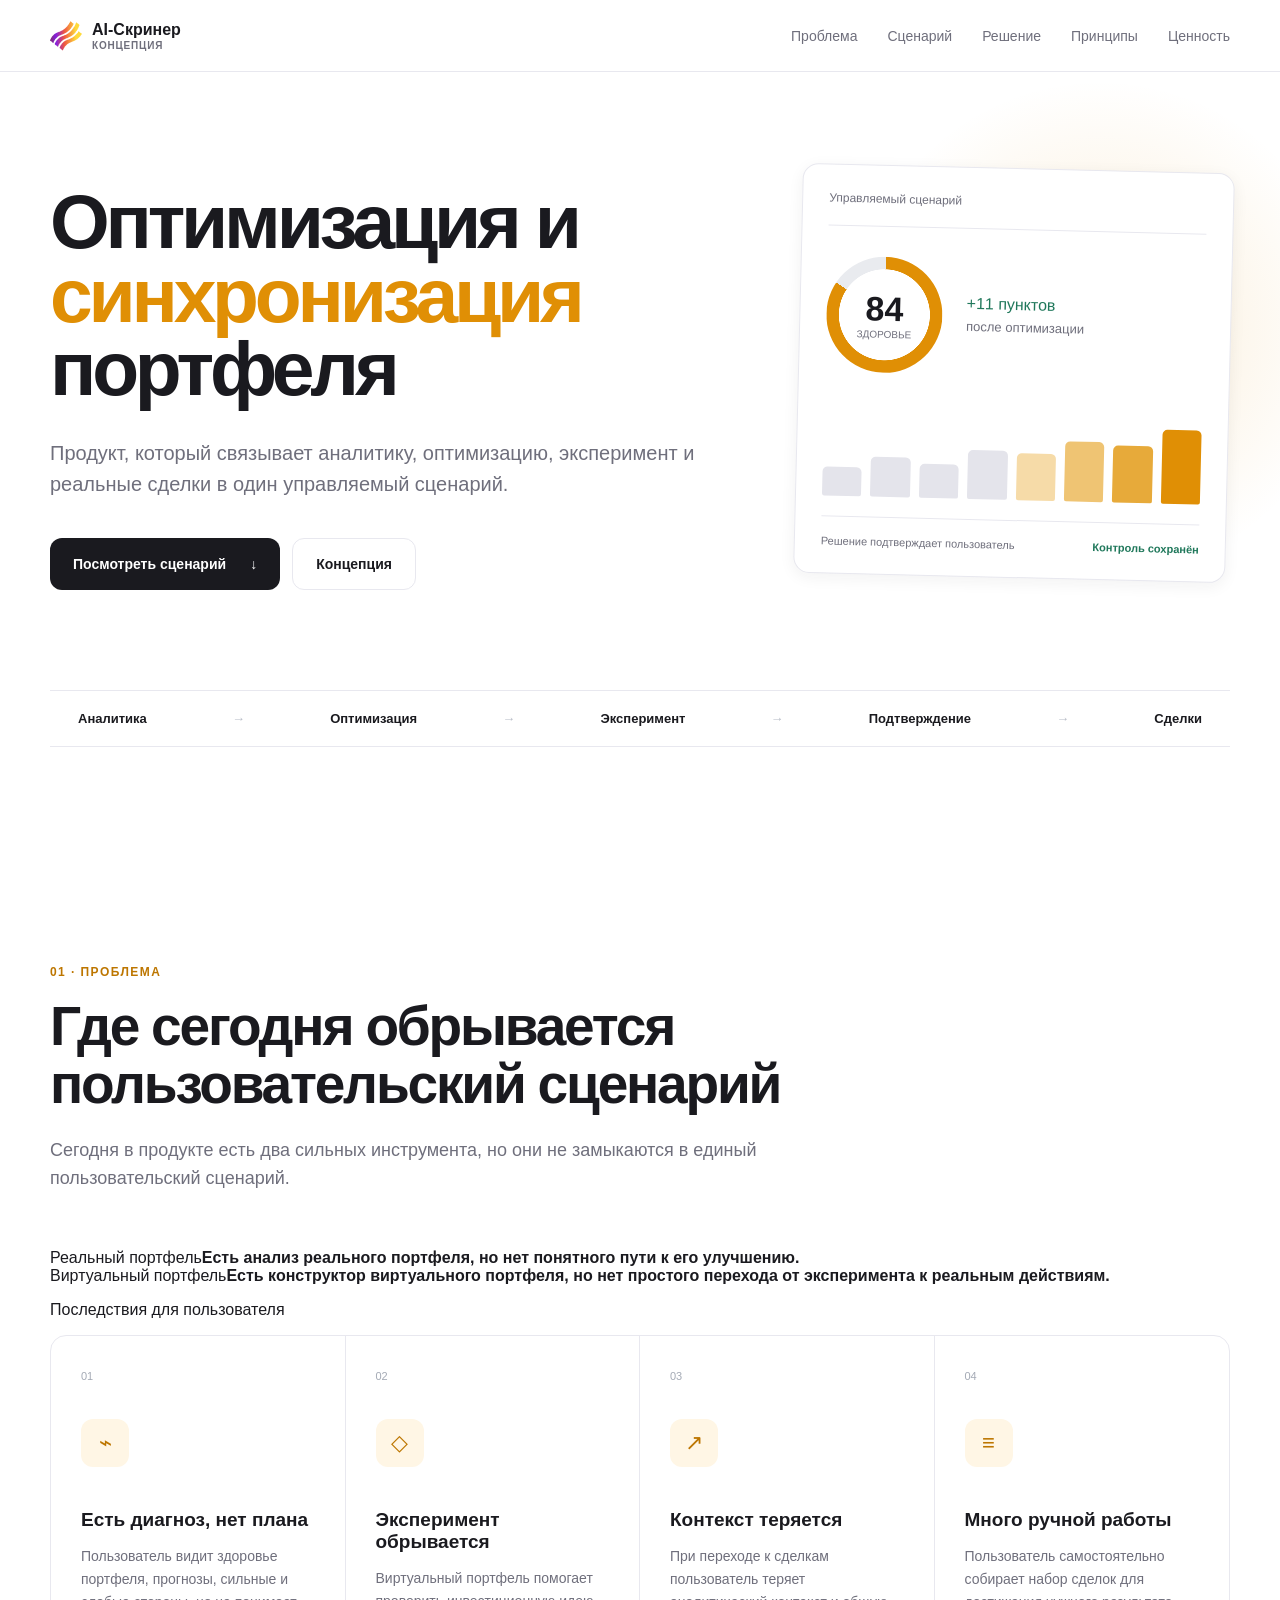
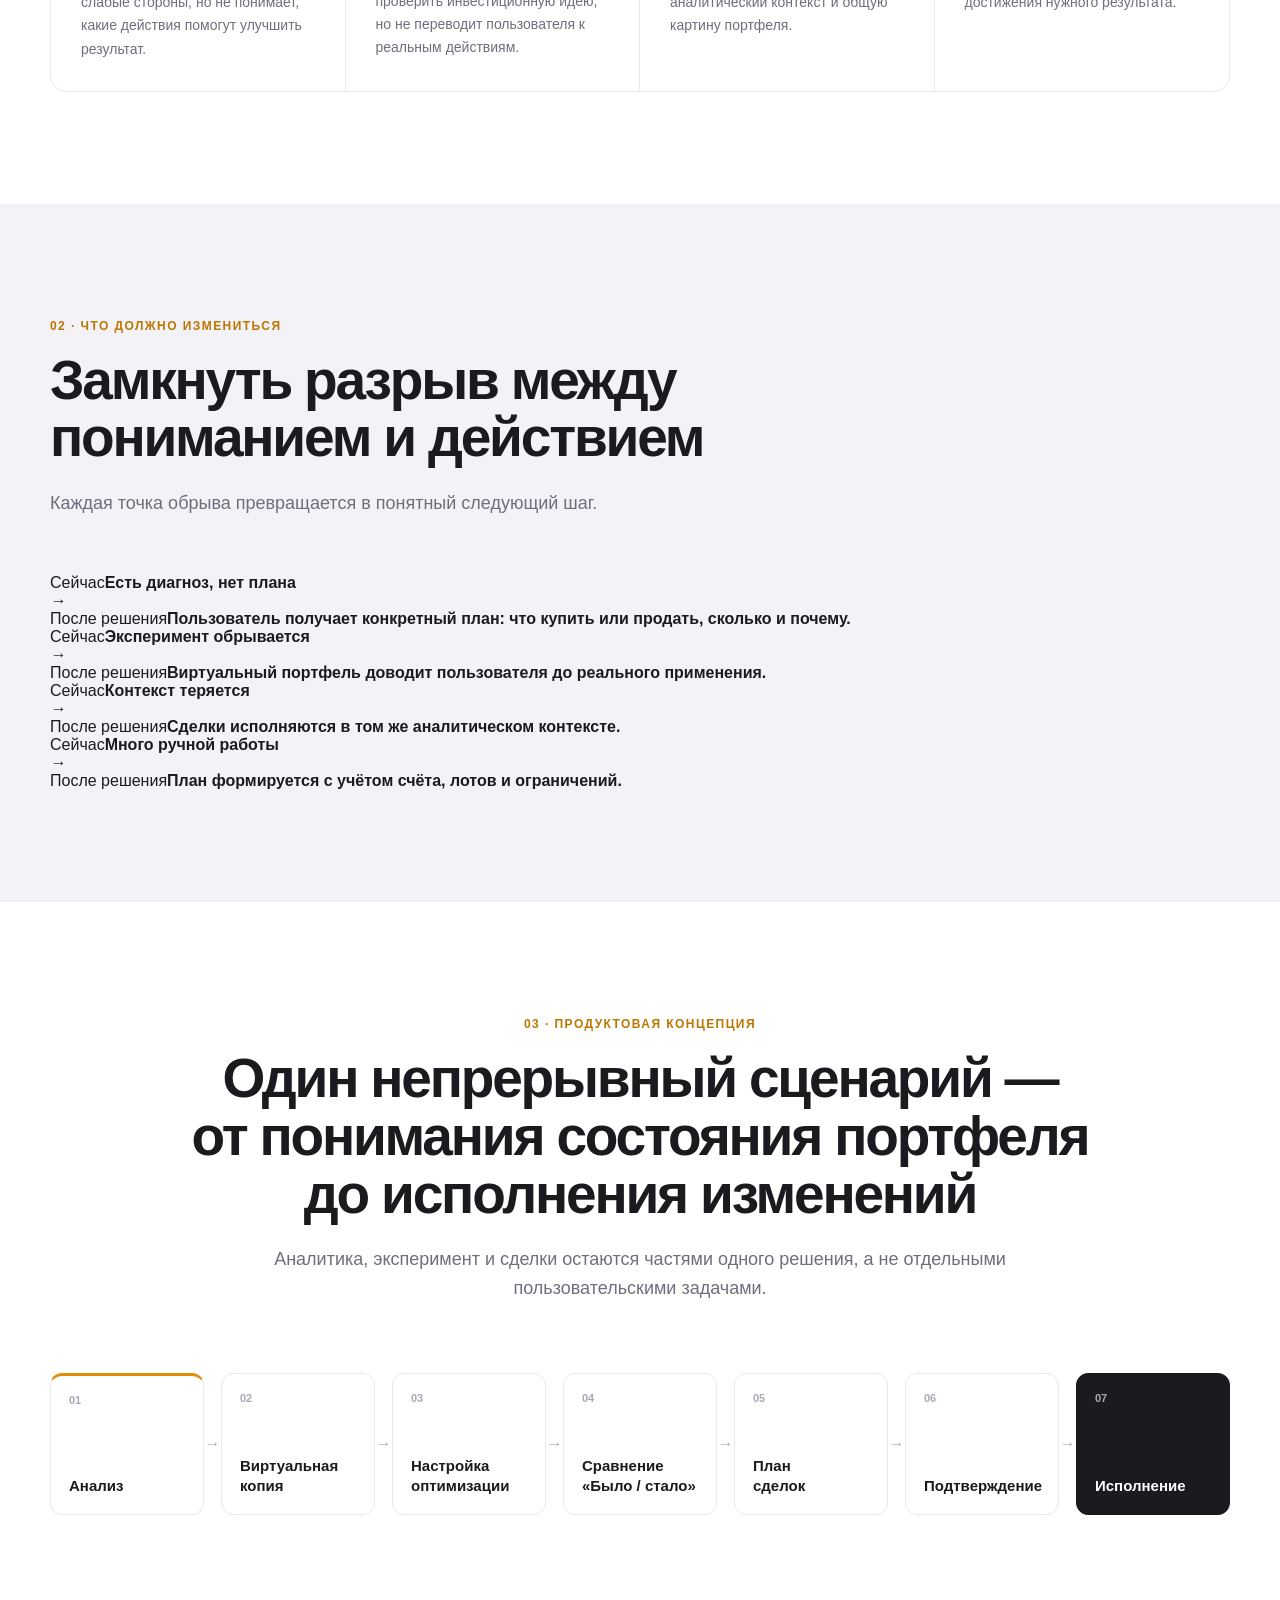
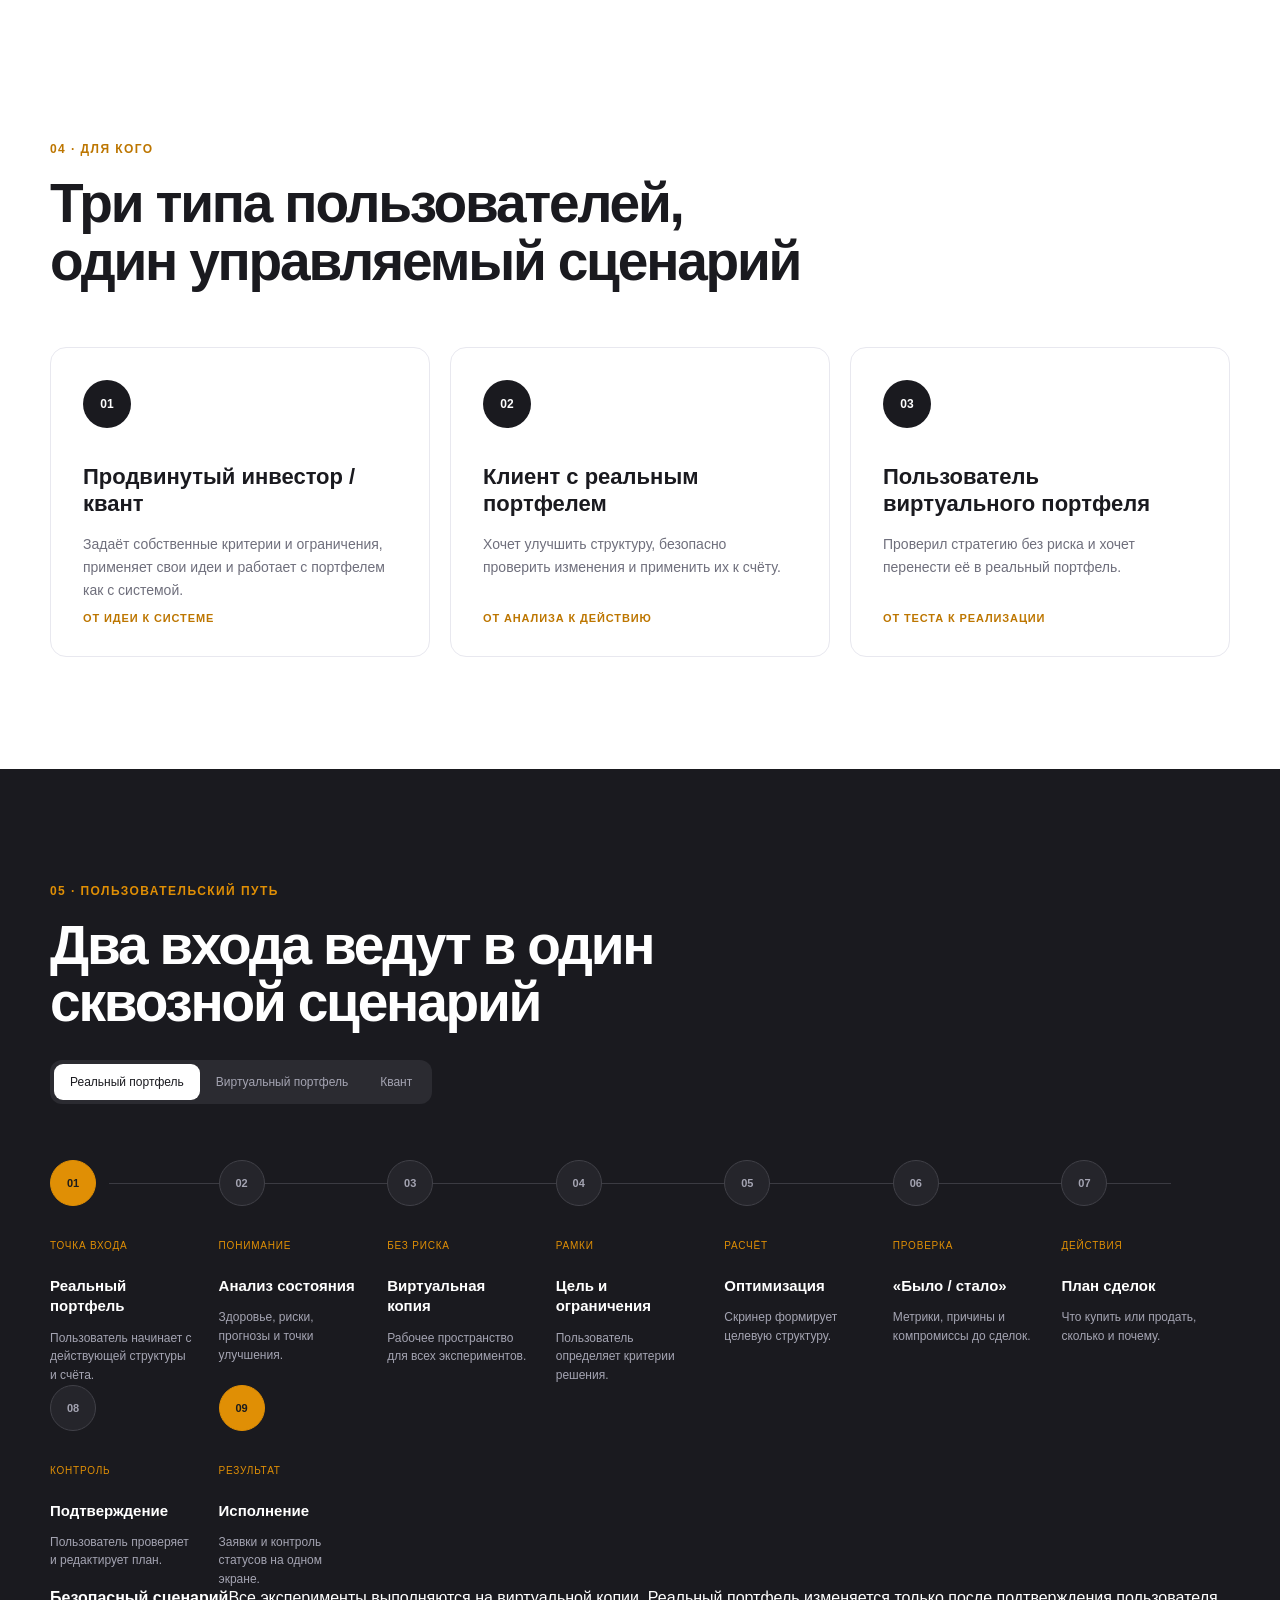
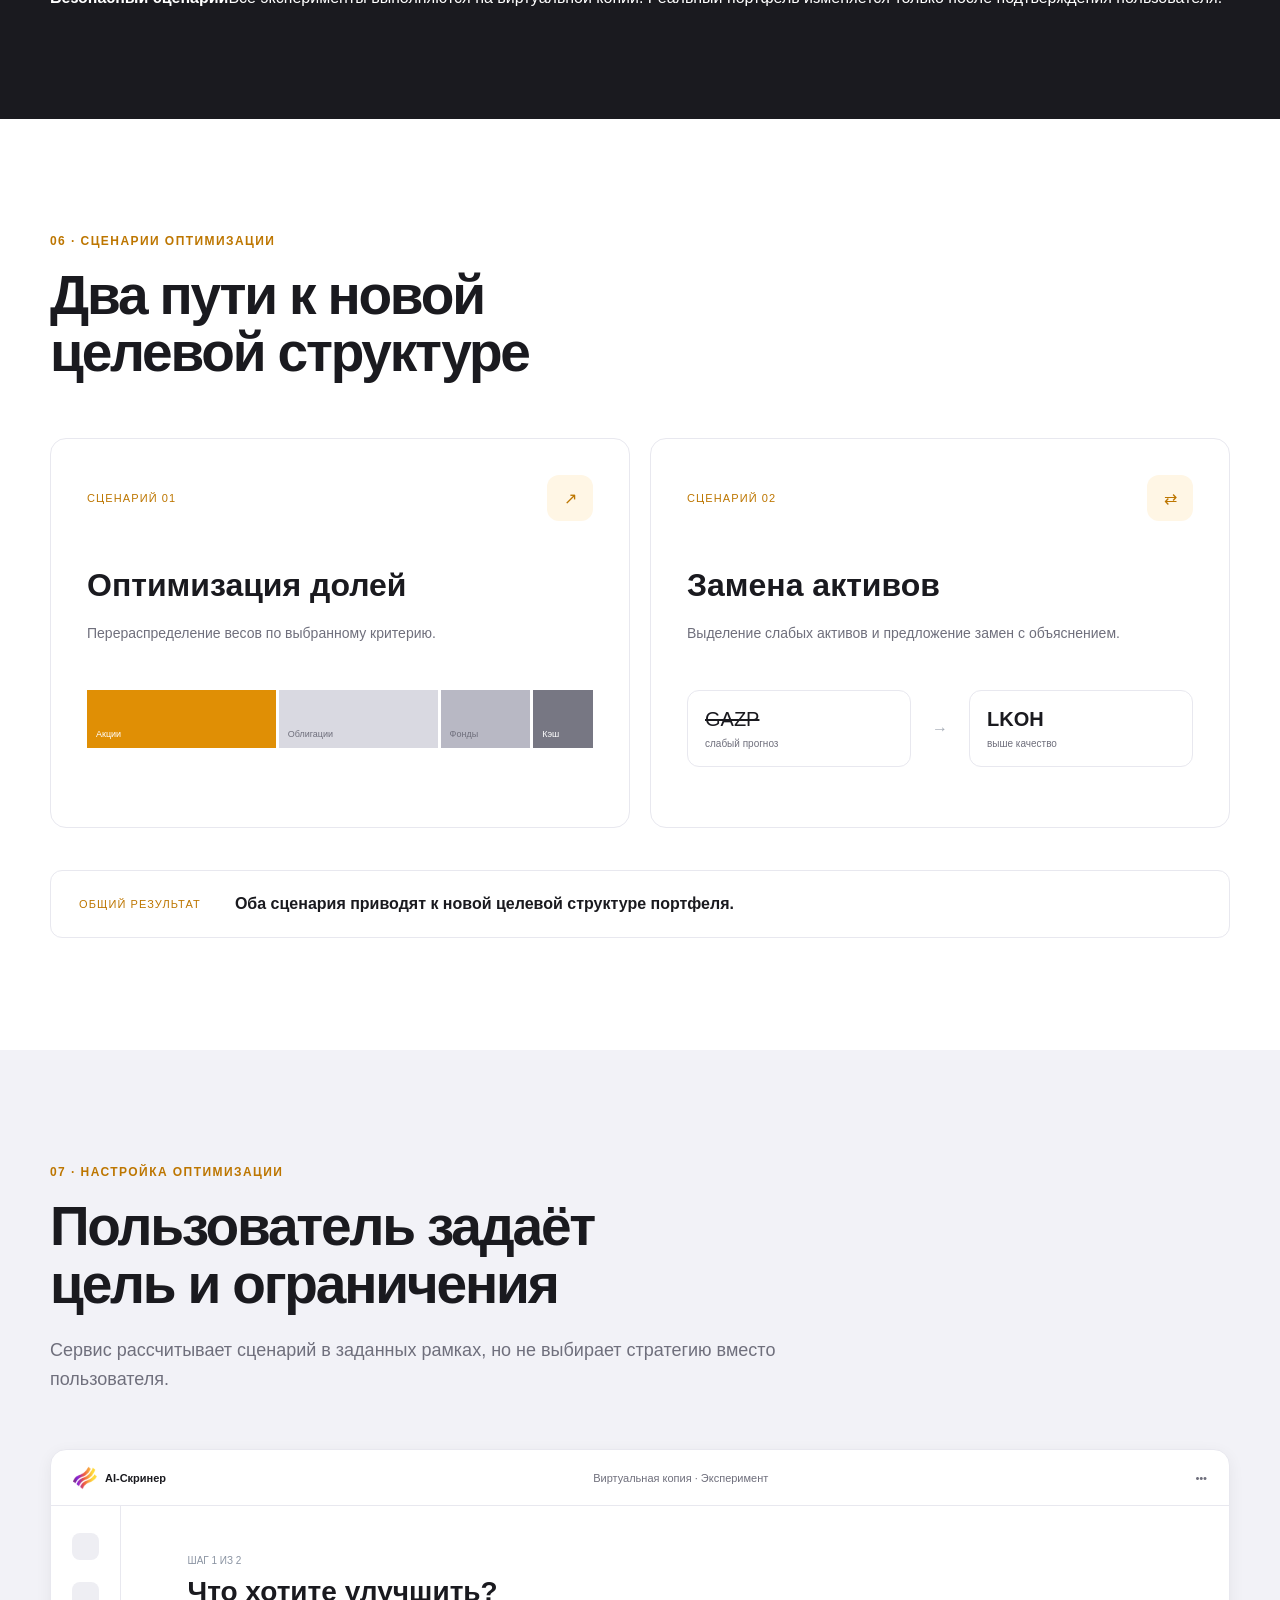
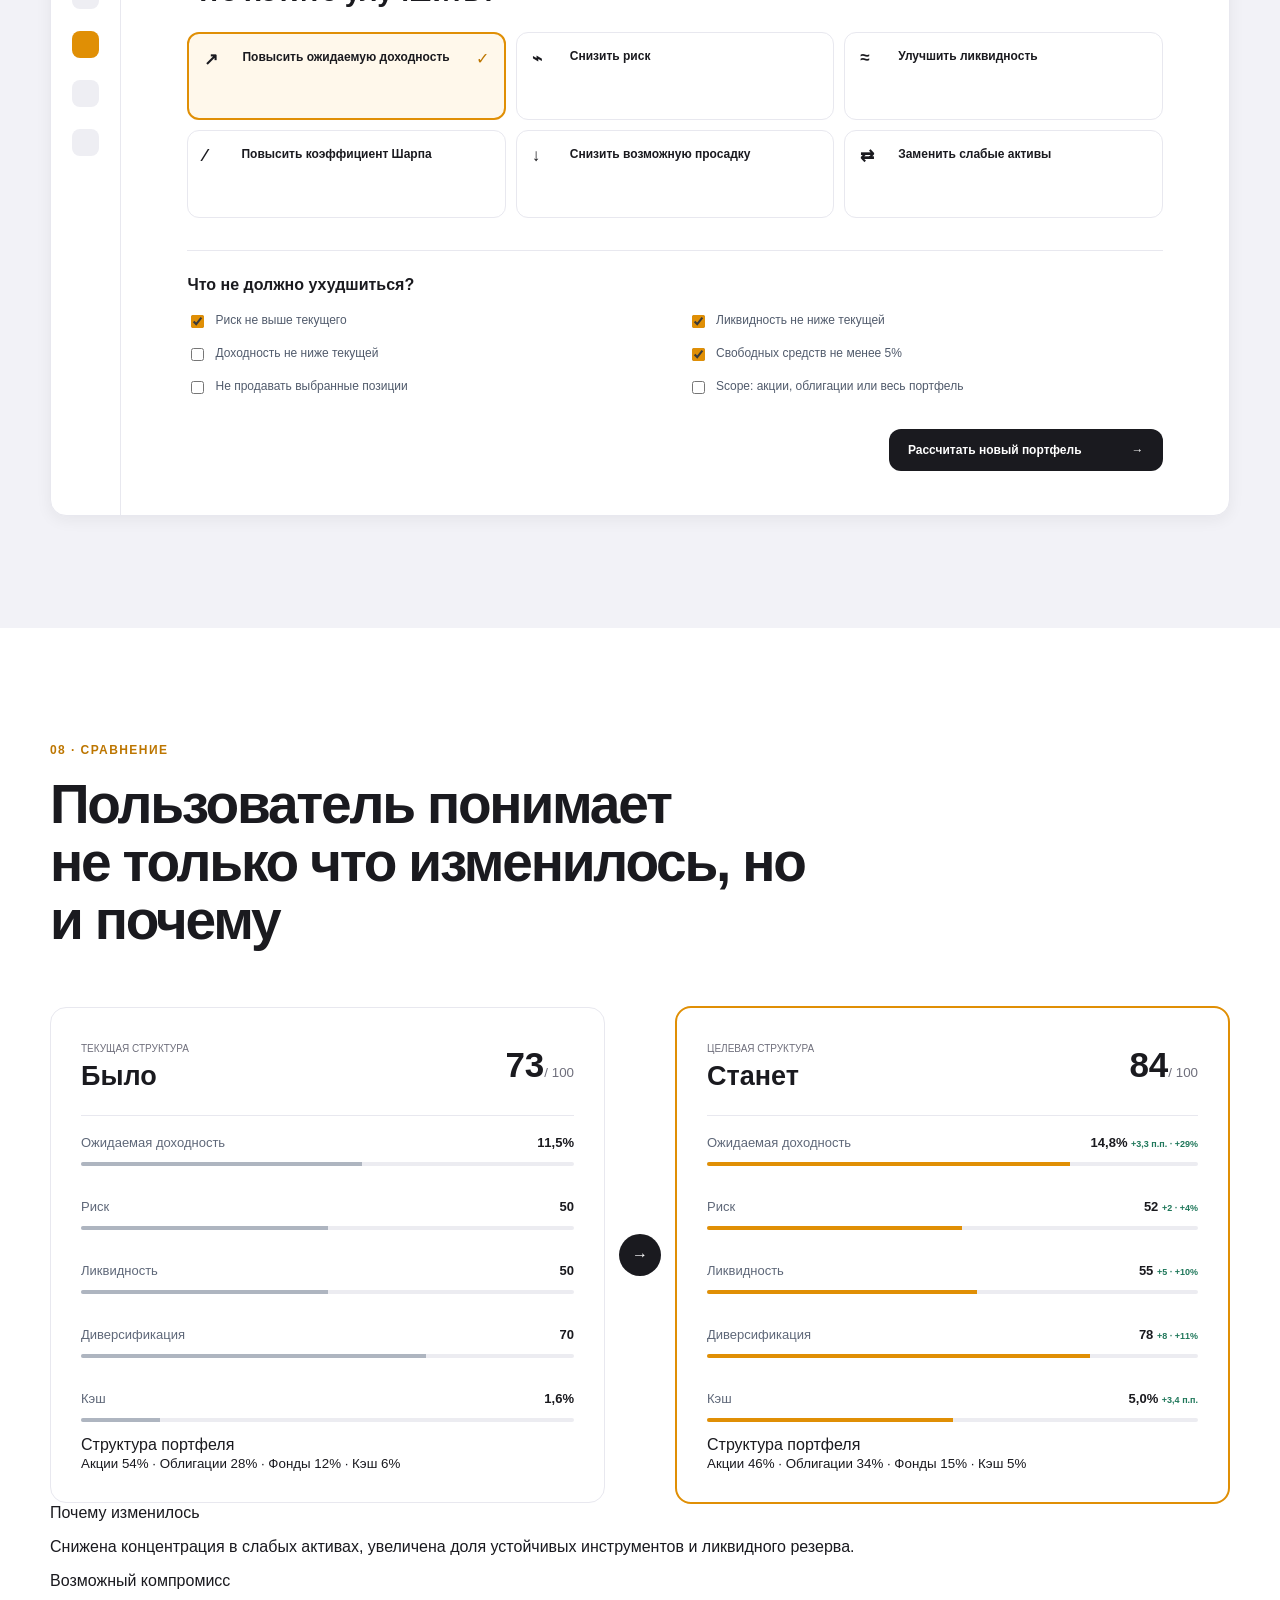
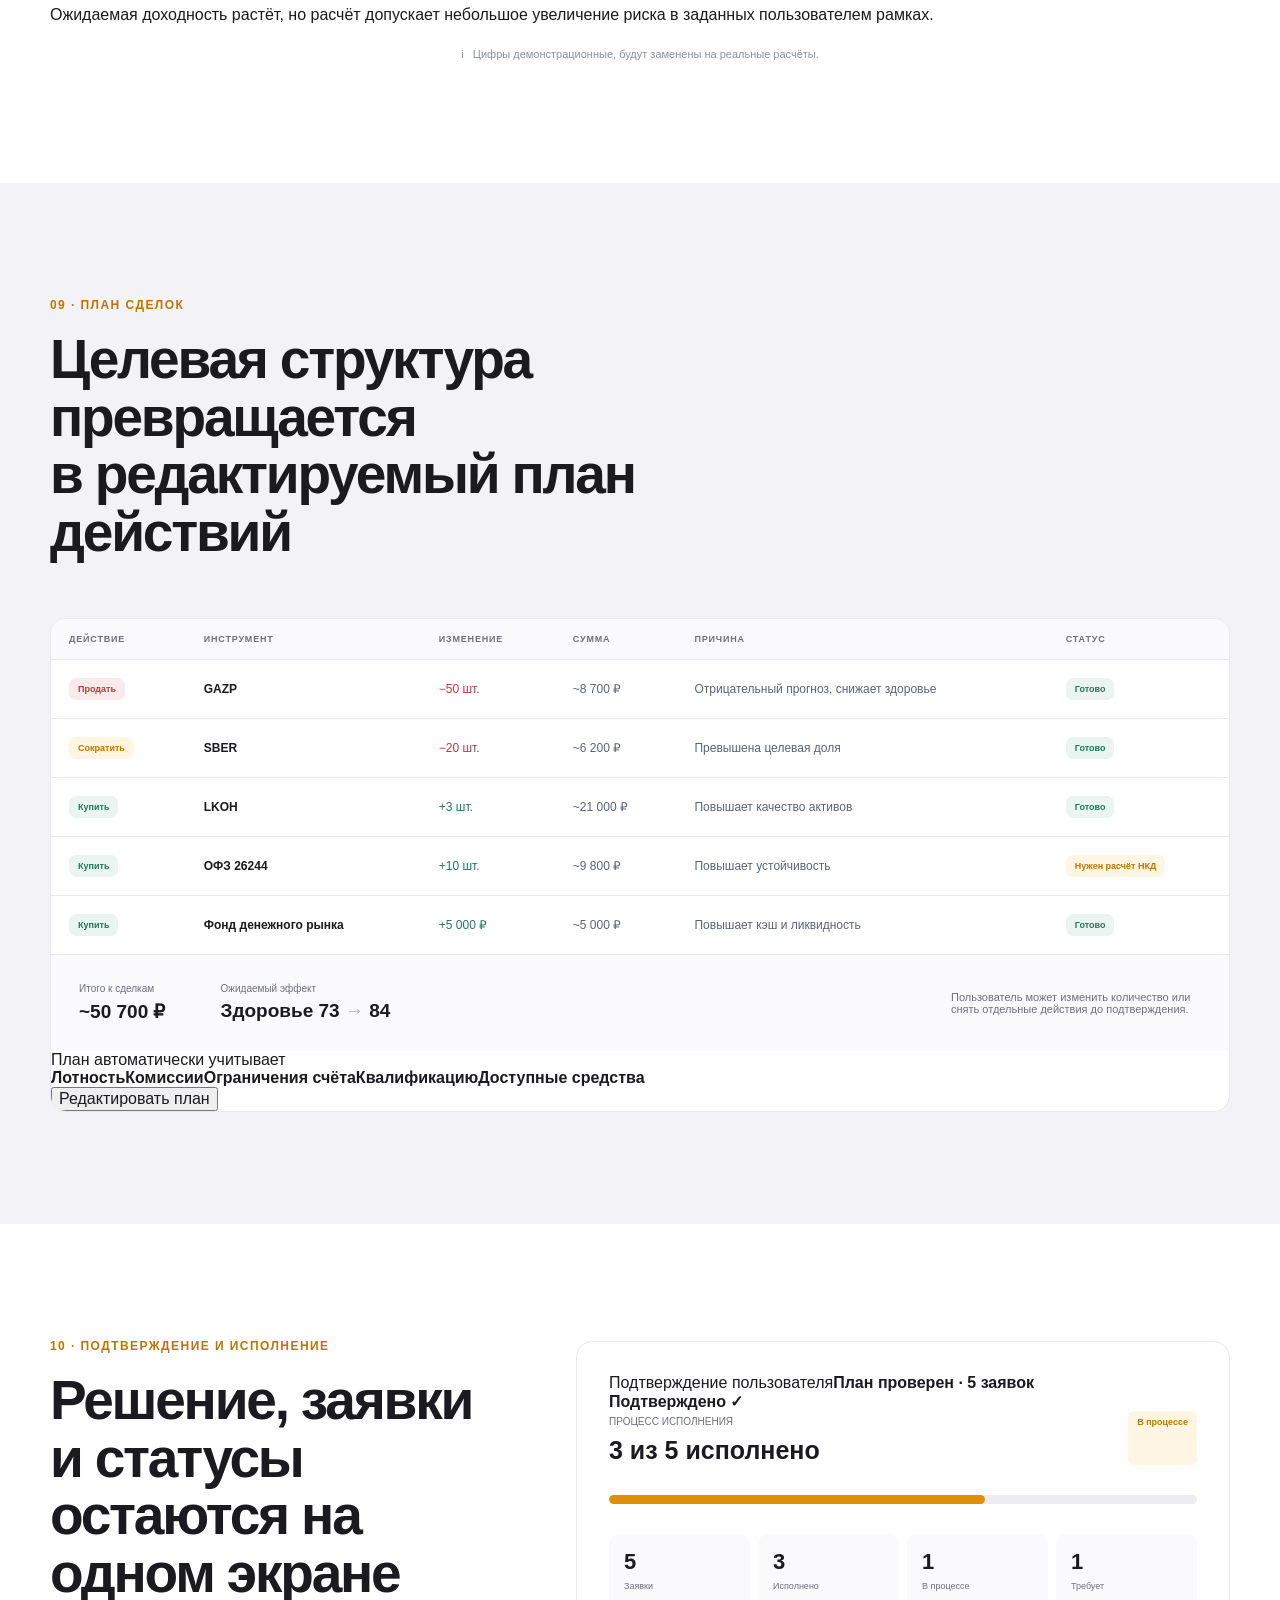
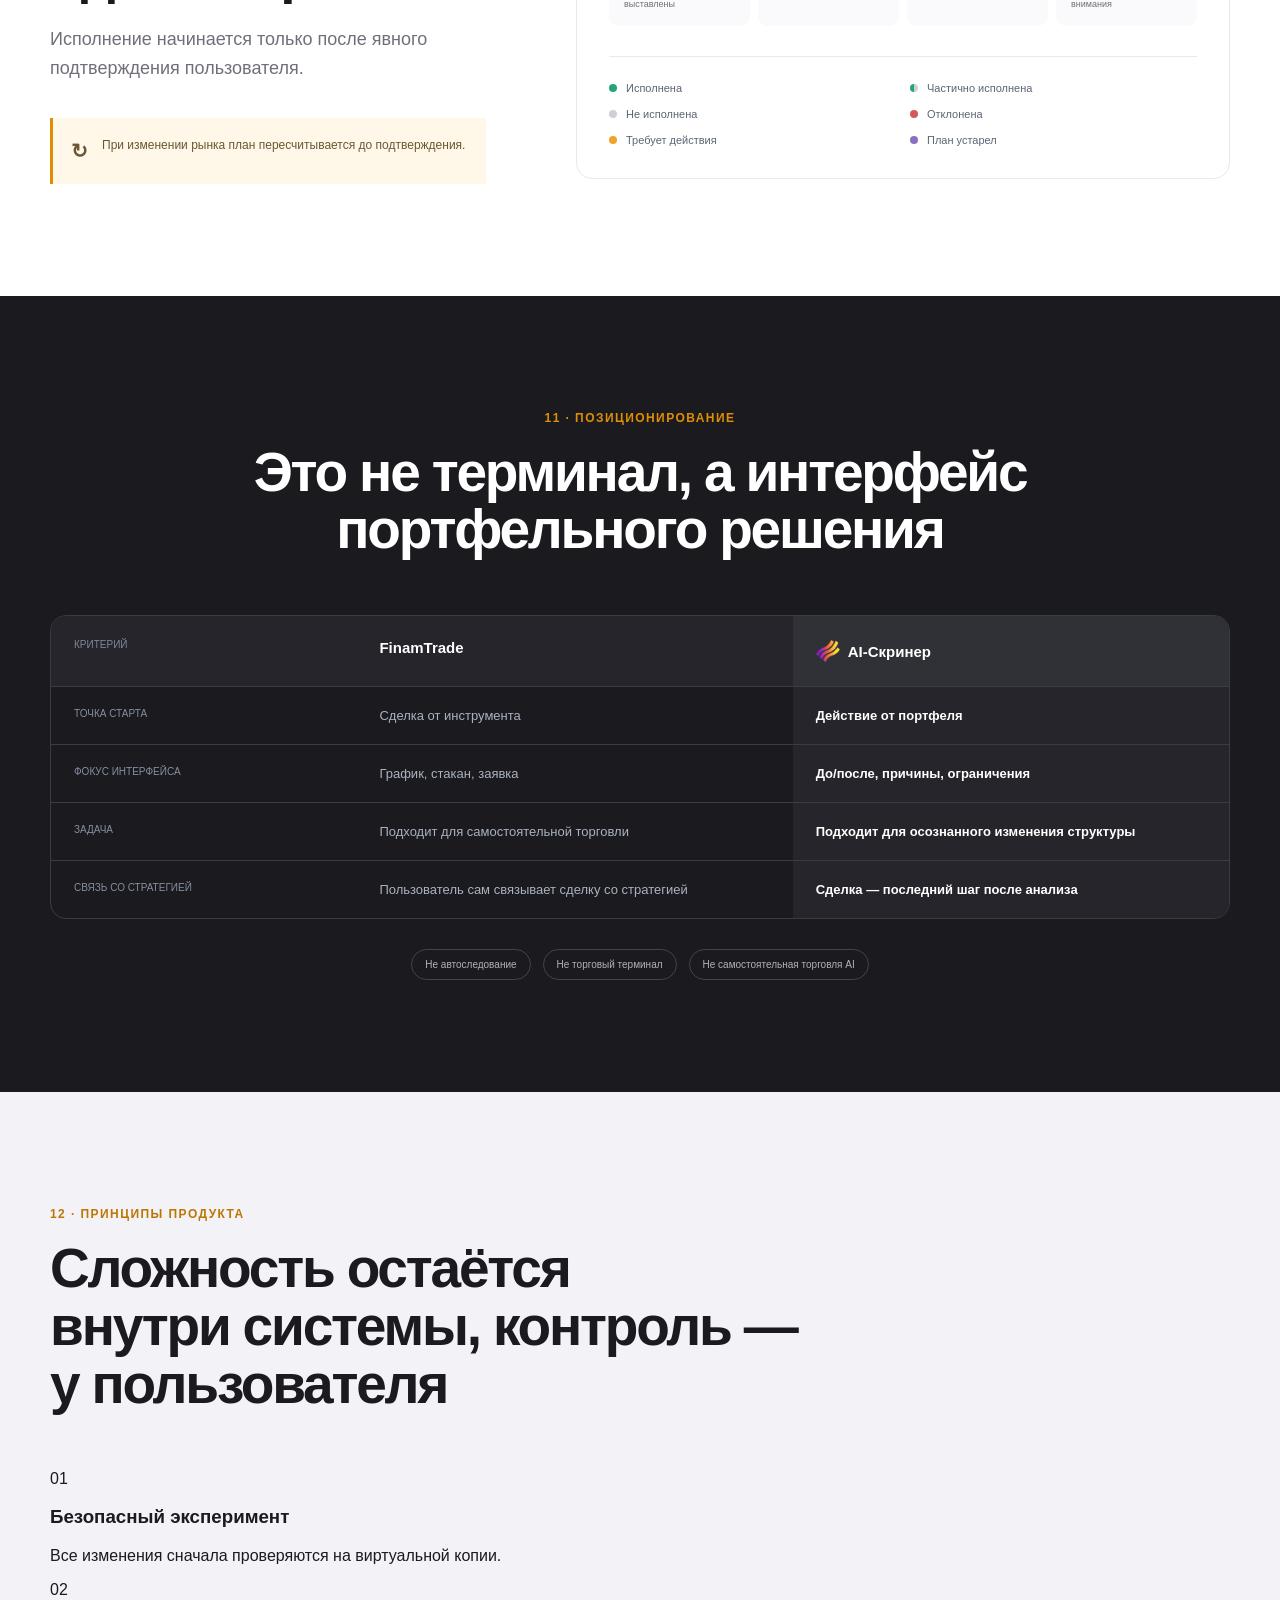
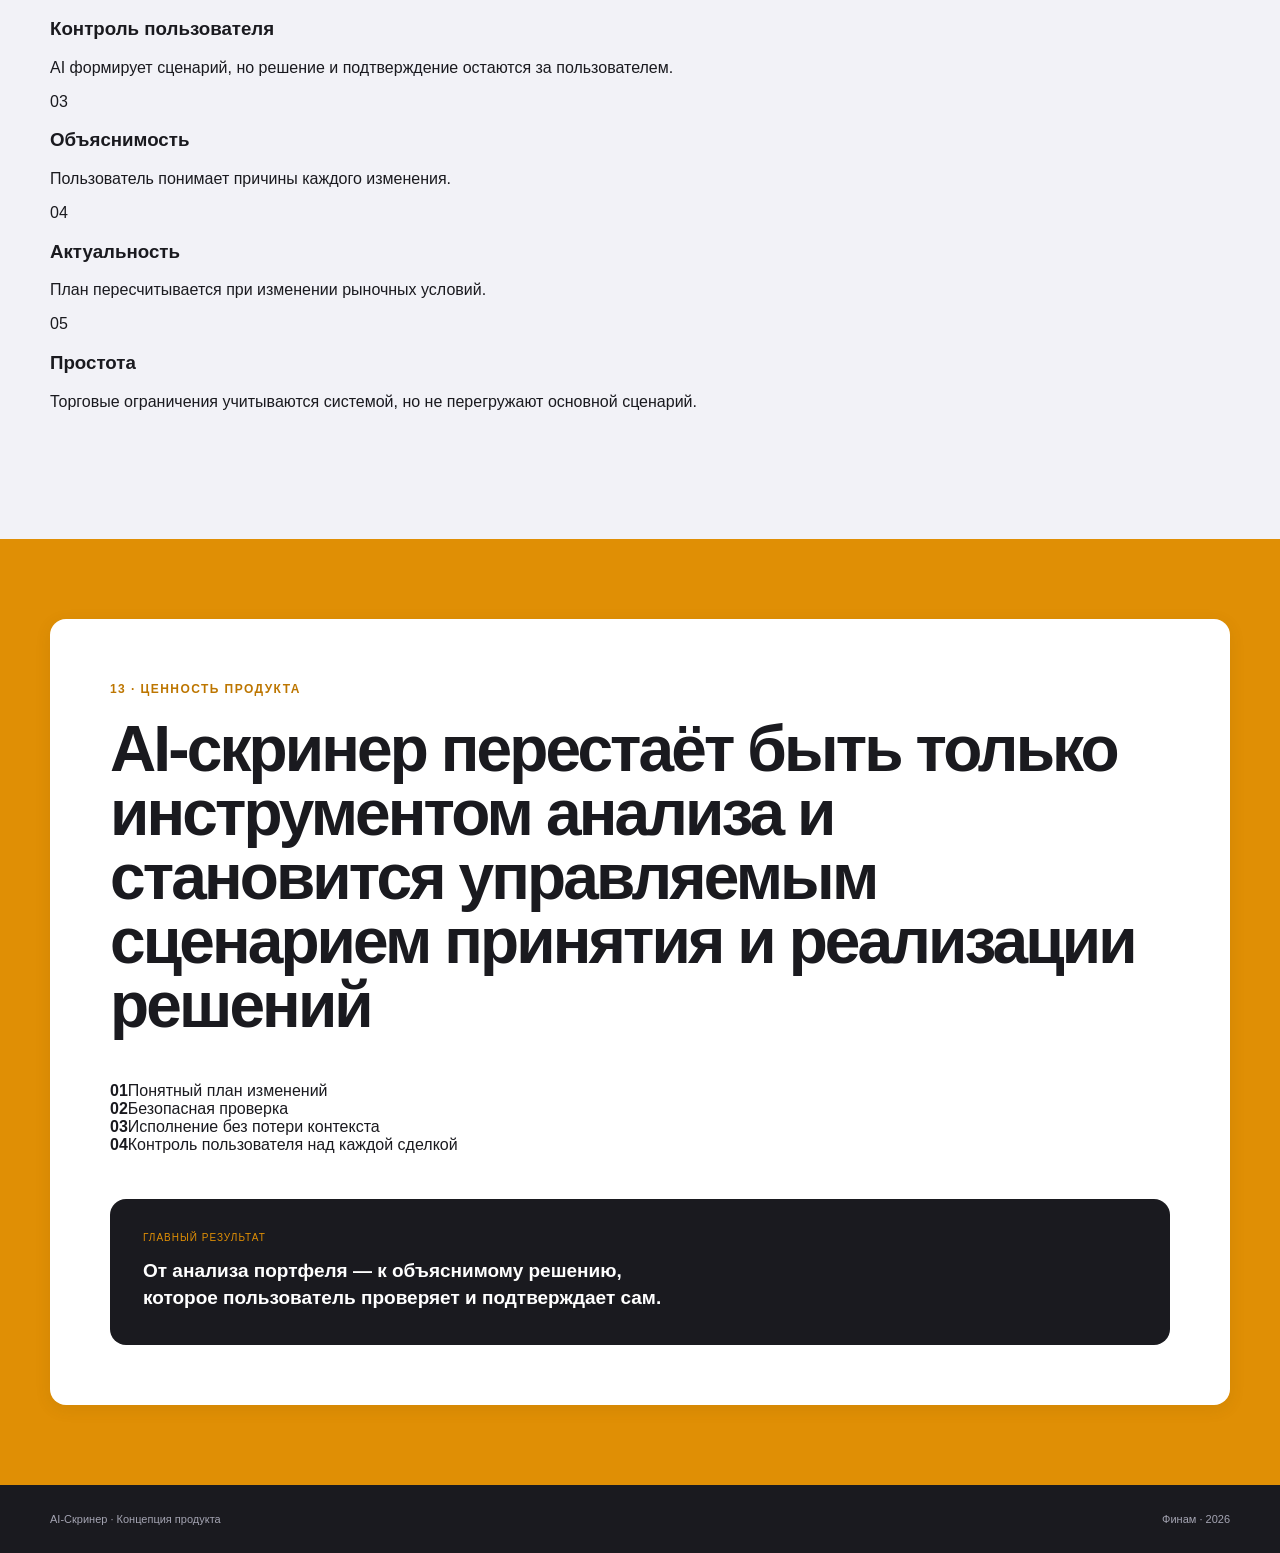
<file: index.html>
<!doctype html>
<html lang="ru">
<head>
  <meta charset="UTF-8">
  <meta name="viewport" content="width=device-width, initial-scale=1.0">
  <meta name="description" content="Концепция новой фичи AI-Скринера: оптимизация и синхронизация портфеля.">
  <title>Оптимизация и синхронизация портфеля · AI-Скринер</title>
  <link rel="stylesheet" href="styles.css">
</head>
<body>
  <header class="topbar" data-topbar>
    <a class="brand" href="#hero" aria-label="В начало">
      <span class="brand-mark"><img src="assets/finam-logo.ico" alt=""></span>
      <span>AI-Скринер <small>Концепция</small></span>
    </a>
    <nav class="nav" aria-label="Навигация по презентации">
      <a href="#problem">Проблема</a>
      <a href="#scenario">Сценарий</a>
      <a href="#solution">Решение</a>
      <a href="#principles">Принципы</a>
      <a href="#value">Ценность</a>
    </nav>
    <button class="nav-toggle" type="button" aria-label="Открыть меню" aria-expanded="false"><span></span><span></span></button>
  </header>

  <main>
    <section class="hero section" id="hero">
      <div class="hero-glow" aria-hidden="true"></div>
      <div class="container hero-grid">
        <div>
          <h1>Оптимизация и<br><span>синхронизация</span> портфеля</h1>
          <p class="hero-copy">Продукт, который связывает аналитику, оптимизацию, эксперимент и реальные сделки в один управляемый сценарий.</p>
          <div class="hero-actions">
            <a class="button button-primary" href="#scenario">Посмотреть сценарий <span>↓</span></a>
            <a class="button button-secondary" href="#idea">Концепция</a>
          </div>
        </div>
        <div class="hero-visual card" aria-label="Схема перехода от анализа к сделкам">
          <div class="visual-label">Управляемый сценарий</div>
          <div class="portfolio-score">
            <div class="score-ring"><strong>84</strong><small>здоровье</small></div>
            <div><span class="positive">+11 пунктов</span><p>после оптимизации</p></div>
          </div>
          <div class="mini-chart" aria-hidden="true"><i></i><i></i><i></i><i></i><i></i><i></i><i></i><i></i></div>
          <div class="visual-foot"><span>Решение подтверждает пользователь</span><b>Контроль сохранён</b></div>
        </div>
      </div>
      <div class="container">
        <div class="formula"><span>Аналитика</span><i>→</i><span>Оптимизация</span><i>→</i><span>Эксперимент</span><i>→</i><span>Подтверждение</span><i>→</i><span>Сделки</span></div>
      </div>
    </section>

    <section class="section" id="problem">
      <div class="container">
        <header class="section-head"><span class="section-number">01 · Проблема</span><h2>Где сегодня обрывается пользовательский сценарий</h2><p>Сегодня в продукте есть два сильных инструмента, но они не замыкаются в единый пользовательский сценарий.</p></header>
        <div class="gap-grid" aria-label="Текущие продуктовые возможности и их разрывы">
          <article><span>Реальный портфель</span><strong>Есть анализ реального портфеля, но нет понятного пути к его улучшению.</strong></article>
          <article><span>Виртуальный портфель</span><strong>Есть конструктор виртуального портфеля, но нет простого перехода от эксперимента к реальным действиям.</strong></article>
        </div>
        <p class="consequence-label">Последствия для пользователя</p>
        <div class="problem-grid">
          <article class="problem-card"><span>01</span><div class="icon icon-pulse">⌁</div><h3>Есть диагноз, нет плана</h3><p>Пользователь видит здоровье портфеля, прогнозы, сильные и слабые стороны, но не понимает, какие действия помогут улучшить результат.</p></article>
          <article class="problem-card"><span>02</span><div class="icon">◇</div><h3>Эксперимент обрывается</h3><p>Виртуальный портфель помогает проверить инвестиционную идею, но не переводит пользователя к реальным действиям.</p></article>
          <article class="problem-card"><span>03</span><div class="icon">↗</div><h3>Контекст теряется</h3><p>При переходе к сделкам пользователь теряет аналитический контекст и общую картину портфеля.</p></article>
          <article class="problem-card"><span>04</span><div class="icon">≡</div><h3>Много ручной работы</h3><p>Пользователь самостоятельно собирает набор сделок для достижения нужного результата.</p></article>
        </div>
      </div>
    </section>

    <section class="section section-tint" id="transition">
      <div class="container">
        <header class="section-head"><span class="section-number">02 · Что должно измениться</span><h2>Замкнуть разрыв между<br>пониманием и действием</h2><p>Каждая точка обрыва превращается в понятный следующий шаг.</p></header>
        <div class="change-list">
          <article><div><span>Сейчас</span><strong>Есть диагноз, нет плана</strong></div><i>→</i><div><span>После решения</span><strong>Пользователь получает конкретный план: что купить или продать, сколько и почему.</strong></div></article>
          <article><div><span>Сейчас</span><strong>Эксперимент обрывается</strong></div><i>→</i><div><span>После решения</span><strong>Виртуальный портфель доводит пользователя до реального применения.</strong></div></article>
          <article><div><span>Сейчас</span><strong>Контекст теряется</strong></div><i>→</i><div><span>После решения</span><strong>Сделки исполняются в том же аналитическом контексте.</strong></div></article>
          <article><div><span>Сейчас</span><strong>Много ручной работы</strong></div><i>→</i><div><span>После решения</span><strong>План формируется с учётом счёта, лотов и ограничений.</strong></div></article>
        </div>
      </div>
    </section>

    <section class="section" id="idea">
      <div class="container">
        <header class="section-head centered"><span class="section-number">03 · Продуктовая концепция</span><h2>Один непрерывный сценарий — от понимания состояния портфеля до исполнения изменений</h2><p>Аналитика, эксперимент и сделки остаются частями одного решения, а не отдельными пользовательскими задачами.</p></header>
        <div class="flow concept-flow" aria-label="Сценарий новой фичи">
          <div class="flow-step active"><b>01</b><span>Анализ</span></div><i>→</i>
          <div class="flow-step"><b>02</b><span>Виртуальная<br>копия</span></div><i>→</i>
          <div class="flow-step"><b>03</b><span>Настройка<br>оптимизации</span></div><i>→</i>
          <div class="flow-step"><b>04</b><span>Сравнение<br>«Было / стало»</span></div><i>→</i>
          <div class="flow-step"><b>05</b><span>План<br>сделок</span></div><i>→</i>
          <div class="flow-step"><b>06</b><span>Подтверждение</span></div><i>→</i>
          <div class="flow-step final"><b>07</b><span>Исполнение</span></div>
        </div>
      </div>
    </section>

    <section class="section" id="audience">
      <div class="container">
        <header class="section-head"><span class="section-number">04 · Для кого</span><h2>Три типа пользователей,<br>один управляемый сценарий</h2></header>
        <div class="three-grid">
          <article class="audience-card"><div class="avatar">01</div><h3>Продвинутый инвестор / квант</h3><p>Задаёт собственные критерии и ограничения, применяет свои идеи и работает с портфелем как с системой.</p><span class="tag">От идеи к системе</span></article>
          <article class="audience-card"><div class="avatar">02</div><h3>Клиент с реальным портфелем</h3><p>Хочет улучшить структуру, безопасно проверить изменения и применить их к счёту.</p><span class="tag">От анализа к действию</span></article>
          <article class="audience-card"><div class="avatar">03</div><h3>Пользователь виртуального портфеля</h3><p>Проверил стратегию без риска и хочет перенести её в реальный портфель.</p><span class="tag">От теста к реализации</span></article>
        </div>
      </div>
    </section>

    <section class="section dark-section" id="scenario">
      <div class="container">
        <header class="section-head section-head-row"><div><span class="section-number">05 · Пользовательский путь</span><h2>Два входа ведут в один<br>сквозной сценарий</h2></div><div class="segmented" role="group" aria-label="Тип сценария"><button class="active" data-mode="real">Реальный портфель</button><button data-mode="virtual">Виртуальный портфель</button><button data-mode="quant">Квант</button></div></header>
        <div class="timeline timeline-journey" data-timeline data-timeline-default>
          <article><b>01</b><div><span class="question">Точка входа</span><h3 data-real="Реальный портфель" data-virtual="Виртуальный портфель">Реальный портфель</h3><p data-real="Пользователь начинает с действующей структуры и счёта." data-virtual="Пользователь начинает с проверенной без риска стратегии.">Пользователь начинает с действующей структуры и счёта.</p></div></article>
          <article><b>02</b><div><span class="question">Понимание</span><h3>Анализ состояния</h3><p>Здоровье, риски, прогнозы и точки улучшения.</p></div></article>
          <article><b>03</b><div><span class="question">Без риска</span><h3>Виртуальная копия</h3><p>Рабочее пространство для всех экспериментов.</p></div></article>
          <article><b>04</b><div><span class="question">Рамки</span><h3>Цель и ограничения</h3><p>Пользователь определяет критерии решения.</p></div></article>
          <article><b>05</b><div><span class="question">Расчёт</span><h3>Оптимизация</h3><p>Скринер формирует целевую структуру.</p></div></article>
          <article><b>06</b><div><span class="question">Проверка</span><h3>«Было / стало»</h3><p>Метрики, причины и компромиссы до сделок.</p></div></article>
          <article><b>07</b><div><span class="question">Действия</span><h3>План сделок</h3><p>Что купить или продать, сколько и почему.</p></div></article>
          <article><b>08</b><div><span class="question">Контроль</span><h3>Подтверждение</h3><p>Пользователь проверяет и редактирует план.</p></div></article>
          <article><b>09</b><div><span class="question">Результат</span><h3>Исполнение</h3><p>Заявки и контроль статусов на одном экране.</p></div></article>
        </div>
        <div class="timeline timeline-quant" data-timeline-quant hidden>
          <article><b>01</b><div><span class="question">Как встроить в свой процесс?</span><h3>Настраивает n8n под свои нужды</h3><p>Использует MCP Скринера и собирает собственный workflow работы с портфелем.</p></div></article>
          <article><b>02</b><div><span class="question">Чем дополнить модель?</span><h3>Добавляет свою аналитику</h3><p>Например, подключает анализ новостного фона и другие внешние источники данных.</p></div></article>
          <article><b>03</b><div><span class="question">Как автоматизировать процесс?</span><h3>Устанавливает расписание</h3><p>Автоматизирует запуск анализа и ребалансировку портфеля.</p></div></article>
        </div>
        <div class="journey-note"><b>Безопасный сценарий</b><span>Все эксперименты выполняются на виртуальной копии. Реальный портфель изменяется только после подтверждения пользователя.</span></div>
      </div>
    </section>

    <section class="section" id="solution">
      <div class="container">
        <header class="section-head"><span class="section-number">06 · Сценарии оптимизации</span><h2>Два пути к новой<br>целевой структуре</h2></header>
        <div class="scenario-grid">
          <article class="scenario-card"><div class="scenario-top"><span>Сценарий 01</span><i>↗</i></div><h3>Оптимизация долей</h3><p>Перераспределение весов по выбранному критерию.</p><div class="allocation"><span style="--w:38%">Акции</span><span style="--w:32%">Облигации</span><span style="--w:18%">Фонды</span><span style="--w:12%">Кэш</span></div></article>
          <article class="scenario-card"><div class="scenario-top"><span>Сценарий 02</span><i>⇄</i></div><h3>Замена активов</h3><p>Выделение слабых активов и предложение замен с объяснением.</p><div class="swap"><div><s>GAZP</s><small>слабый прогноз</small></div><i>→</i><div><b>LKOH</b><small>выше качество</small></div></div></article>
        </div>
        <div class="shared-result"><span>Общий результат</span><strong>Оба сценария приводят к новой целевой структуре портфеля.</strong></div>
      </div>
    </section>

    <section class="section section-tint" id="settings">
      <div class="container">
        <header class="section-head"><span class="section-number">07 · Настройка оптимизации</span><h2>Пользователь задаёт<br>цель и ограничения</h2><p>Сервис рассчитывает сценарий в заданных рамках, но не выбирает стратегию вместо пользователя.</p></header>
        <div class="mockup">
          <div class="mockup-bar"><div class="mock-brand"><span><img src="assets/finam-logo.ico" alt=""></span> AI-Скринер</div><span>Виртуальная копия · Эксперимент</span><i>•••</i></div>
          <div class="mockup-body">
            <div class="mock-sidebar"><i></i><i></i><i class="active"></i><i></i><i></i></div>
            <div class="mock-content">
              <span class="mock-step">Шаг 1 из 2</span><h3>Что хотите улучшить?</h3><div class="goal-grid">
                <button class="selected"><b>↗</b><span>Повысить ожидаемую доходность</span><i>✓</i></button><button><b>⌁</b><span>Снизить риск</span></button><button><b>≈</b><span>Улучшить ликвидность</span></button><button><b>∕</b><span>Повысить коэффициент Шарпа</span></button><button><b>↓</b><span>Снизить возможную просадку</span></button><button><b>⇄</b><span>Заменить слабые активы</span></button>
              </div>
              <div class="constraints"><h4>Что не должно ухудшиться?</h4><div class="check-grid"><label><input type="checkbox" checked> <span>Риск не выше текущего</span></label><label><input type="checkbox" checked> <span>Ликвидность не ниже текущей</span></label><label><input type="checkbox"> <span>Доходность не ниже текущей</span></label><label><input type="checkbox" checked> <span>Свободных средств не менее 5%</span></label><label><input type="checkbox"> <span>Не продавать выбранные позиции</span></label><label><input type="checkbox"> <span>Scope: акции, облигации или весь портфель</span></label></div></div>
              <button class="calculate">Рассчитать новый портфель <span>→</span></button>
            </div>
          </div>
        </div>
      </div>
    </section>

    <section class="section" id="comparison">
      <div class="container">
        <header class="section-head"><span class="section-number">08 · Сравнение</span><h2>Пользователь понимает<br>не только что изменилось, но и почему</h2></header>
        <div class="compare-wrap">
          <article class="metrics before"><header><div><span>Текущая структура</span><h3>Было</h3></div><div class="health"><b>73</b><small>/ 100</small></div></header><div class="metric-list">
            <div><span>Ожидаемая доходность</span><b>11,5%</b><i style="--value:57%"></i></div><div><span>Риск</span><b>50</b><i style="--value:50%"></i></div><div><span>Ликвидность</span><b>50</b><i style="--value:50%"></i></div><div><span>Диверсификация</span><b>70</b><i style="--value:70%"></i></div><div><span>Кэш</span><b>1,6%</b><i style="--value:16%"></i></div>
          </div><div class="structure-preview"><span>Структура портфеля</span><div><i style="--w:54%"></i><i style="--w:28%"></i><i style="--w:12%"></i><i style="--w:6%"></i></div><small>Акции 54% · Облигации 28% · Фонды 12% · Кэш 6%</small></div></article>
          <div class="compare-arrow">→</div>
          <article class="metrics after"><header><div><span>Целевая структура</span><h3>Станет</h3></div><div class="health"><b>84</b><small>/ 100</small></div></header><div class="metric-list">
            <div><span>Ожидаемая доходность</span><b>14,8% <em>+3,3 п.п. · +29%</em></b><i style="--value:74%"></i></div><div><span>Риск</span><b>52 <em>+2 · +4%</em></b><i style="--value:52%"></i></div><div><span>Ликвидность</span><b>55 <em>+5 · +10%</em></b><i style="--value:55%"></i></div><div><span>Диверсификация</span><b>78 <em>+8 · +11%</em></b><i style="--value:78%"></i></div><div><span>Кэш</span><b>5,0% <em>+3,4 п.п.</em></b><i style="--value:50%"></i></div>
          </div><div class="structure-preview"><span>Структура портфеля</span><div><i style="--w:46%"></i><i style="--w:34%"></i><i style="--w:15%"></i><i style="--w:5%"></i></div><small>Акции 46% · Облигации 34% · Фонды 15% · Кэш 5%</small></div></article>
        </div>
        <div class="explanation-grid"><article><span>Почему изменилось</span><p>Снижена концентрация в слабых активах, увеличена доля устойчивых инструментов и ликвидного резерва.</p></article><article><span>Возможный компромисс</span><p>Ожидаемая доходность растёт, но расчёт допускает небольшое увеличение риска в заданных пользователем рамках.</p></article></div>
        <p class="demo-note">i&nbsp;&nbsp; Цифры демонстрационные, будут заменены на реальные расчёты.</p>
      </div>
    </section>

    <section class="section section-tint" id="plan">
      <div class="container">
        <header class="section-head"><span class="section-number">09 · План сделок</span><h2>Целевая структура превращается<br>в редактируемый план действий</h2></header>
        <div class="table-card"><div class="table-scroll"><table><thead><tr><th>Действие</th><th>Инструмент</th><th>Изменение</th><th>Сумма</th><th>Причина</th><th>Статус</th></tr></thead><tbody>
          <tr><td><span class="action sell">Продать</span></td><td><b>GAZP</b></td><td class="negative">−50 шт.</td><td>~8 700 ₽</td><td>Отрицательный прогноз, снижает здоровье</td><td><span class="status ready">Готово</span></td></tr>
          <tr><td><span class="action reduce">Сократить</span></td><td><b>SBER</b></td><td class="negative">−20 шт.</td><td>~6 200 ₽</td><td>Превышена целевая доля</td><td><span class="status ready">Готово</span></td></tr>
          <tr><td><span class="action buy">Купить</span></td><td><b>LKOH</b></td><td class="positive">+3 шт.</td><td>~21 000 ₽</td><td>Повышает качество активов</td><td><span class="status ready">Готово</span></td></tr>
          <tr><td><span class="action buy">Купить</span></td><td><b>ОФЗ 26244</b></td><td class="positive">+10 шт.</td><td>~9 800 ₽</td><td>Повышает устойчивость</td><td><span class="status attention">Нужен расчёт НКД</span></td></tr>
          <tr><td><span class="action buy">Купить</span></td><td><b>Фонд денежного рынка</b></td><td class="positive">+5 000 ₽</td><td>~5 000 ₽</td><td>Повышает кэш и ликвидность</td><td><span class="status ready">Готово</span></td></tr>
        </tbody></table></div><footer><div><span>Итого к сделкам</span><strong>~50 700 ₽</strong></div><div><span>Ожидаемый эффект</span><strong>Здоровье 73 <i>→</i> 84</strong></div><p>Пользователь может изменить количество или снять отдельные действия до подтверждения.</p></footer><div class="plan-support"><span>План автоматически учитывает</span><div><b>Лотность</b><b>Комиссии</b><b>Ограничения счёта</b><b>Квалификацию</b><b>Доступные средства</b></div><button type="button">Редактировать план</button></div></div>
      </div>
    </section>

    <section class="section" id="sync">
      <div class="container sync-grid">
        <header class="section-head"><span class="section-number">10 · Подтверждение и исполнение</span><h2>Решение, заявки и статусы остаются на одном экране</h2><p>Исполнение начинается только после явного подтверждения пользователя.</p><div class="recalc-note"><b>↻</b><span>При изменении рынка план пересчитывается до подтверждения.</span></div></header>
        <div class="sync-card"><div class="confirmation-step"><div><span>Подтверждение пользователя</span><strong>План проверен · 5 заявок</strong></div><b>Подтверждено ✓</b></div><header><div><span>Процесс исполнения</span><h3>3 из 5 исполнено</h3></div><span class="status progress">В процессе</span></header><div class="progress-bar"><i></i></div><div class="sync-stats"><div><b>5</b><span>Заявки<br>выставлены</span></div><div><b>3</b><span>Исполнено</span></div><div><b>1</b><span>В процессе</span></div><div><b>1</b><span>Требует<br>внимания</span></div></div><div class="status-list"><span><i class="dot green"></i>Исполнена</span><span><i class="dot half"></i>Частично исполнена</span><span><i class="dot gray"></i>Не исполнена</span><span><i class="dot red"></i>Отклонена</span><span><i class="dot orange"></i>Требует действия</span><span><i class="dot purple"></i>План устарел</span></div></div>
      </div>
    </section>

    <section class="section dark-section" id="difference">
      <div class="container">
        <header class="section-head centered"><span class="section-number">11 · Позиционирование</span><h2>Это не терминал, а интерфейс<br>портфельного решения</h2></header>
        <div class="versus"><div class="versus-head"><span>Критерий</span><strong>FinamTrade</strong><strong class="ai-label"><i><img src="assets/finam-logo.ico" alt=""></i> AI-Скринер</strong></div><div class="versus-row"><span>Точка старта</span><p>Сделка от инструмента</p><p>Действие от портфеля</p></div><div class="versus-row"><span>Фокус интерфейса</span><p>График, стакан, заявка</p><p>До/после, причины, ограничения</p></div><div class="versus-row"><span>Задача</span><p>Подходит для самостоятельной торговли</p><p>Подходит для осознанного изменения структуры</p></div><div class="versus-row"><span>Связь со стратегией</span><p>Пользователь сам связывает сделку со стратегией</p><p>Сделка — последний шаг после анализа</p></div></div>
        <div class="not-auto"><span>Не автоследование</span><span>Не торговый терминал</span><span>Не самостоятельная торговля AI</span></div>
      </div>
    </section>

    <section class="section section-tint" id="principles">
      <div class="container">
        <header class="section-head"><span class="section-number">12 · Принципы продукта</span><h2>Сложность остаётся<br>внутри системы, контроль — у пользователя</h2></header>
        <div class="principles-grid">
          <article><span>01</span><h3>Безопасный эксперимент</h3><p>Все изменения сначала проверяются на виртуальной копии.</p></article>
          <article><span>02</span><h3>Контроль пользователя</h3><p>AI формирует сценарий, но решение и подтверждение остаются за пользователем.</p></article>
          <article><span>03</span><h3>Объяснимость</h3><p>Пользователь понимает причины каждого изменения.</p></article>
          <article><span>04</span><h3>Актуальность</h3><p>План пересчитывается при изменении рыночных условий.</p></article>
          <article><span>05</span><h3>Простота</h3><p>Торговые ограничения учитываются системой, но не перегружают основной сценарий.</p></article>
        </div>
      </div>
    </section>

    <section class="section final-section" id="value">
      <div class="container">
        <div class="final-card concept-value"><span class="section-number">13 · Ценность продукта</span><h2>AI-скринер перестаёт быть только инструментом анализа и становится управляемым сценарием принятия и реализации решений</h2><div class="final-outcomes"><article><b>01</b><span>Понятный план изменений</span></article><article><b>02</b><span>Безопасная проверка</span></article><article><b>03</b><span>Исполнение без потери контекста</span></article><article><b>04</b><span>Контроль пользователя над каждой сделкой</span></article></div><div class="decision"><span>Главный результат</span><strong>От анализа портфеля — к объяснимому решению,<br>которое пользователь проверяет и подтверждает сам.</strong></div></div>
      </div>
    </section>
  </main>
  <footer class="footer"><div class="container"><span>AI-Скринер · Концепция продукта</span><span>Финам · 2026</span></div></footer>
  <script src="main.js"></script>
</body>
</html>
</file>
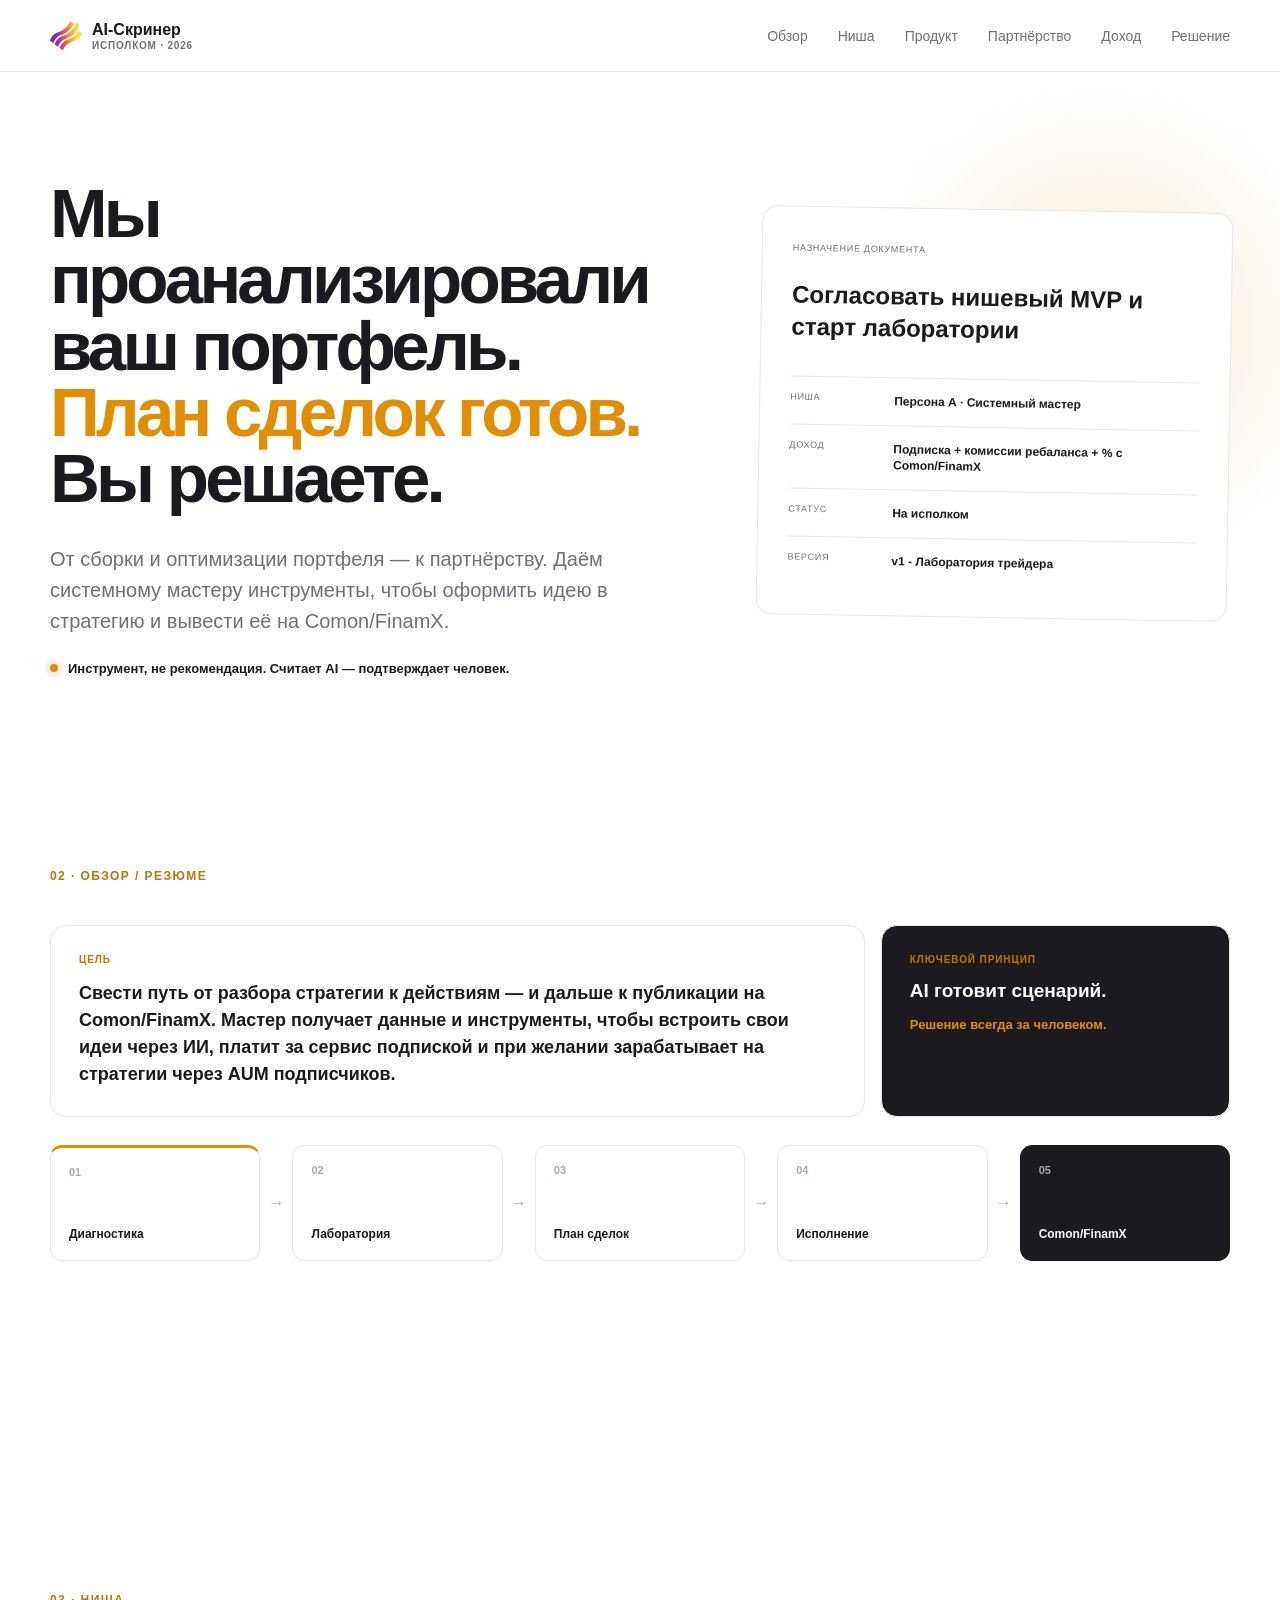
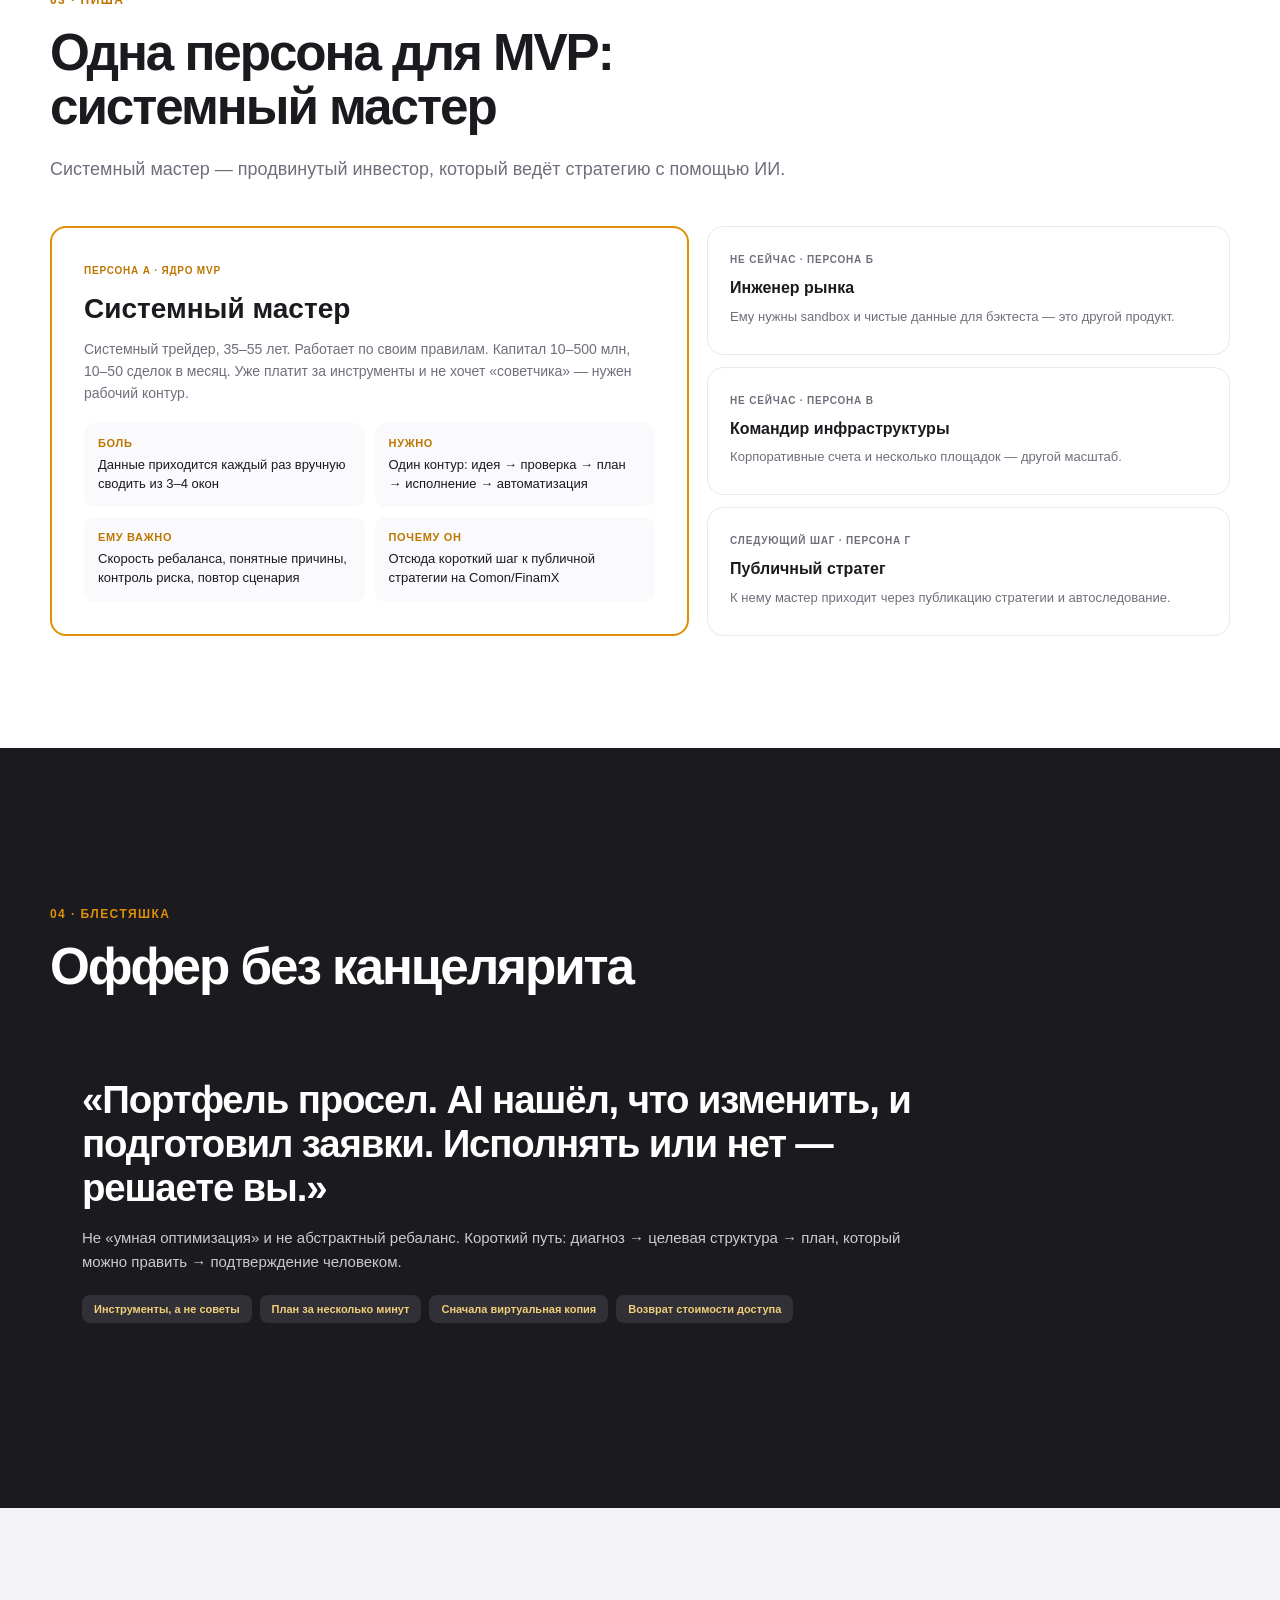
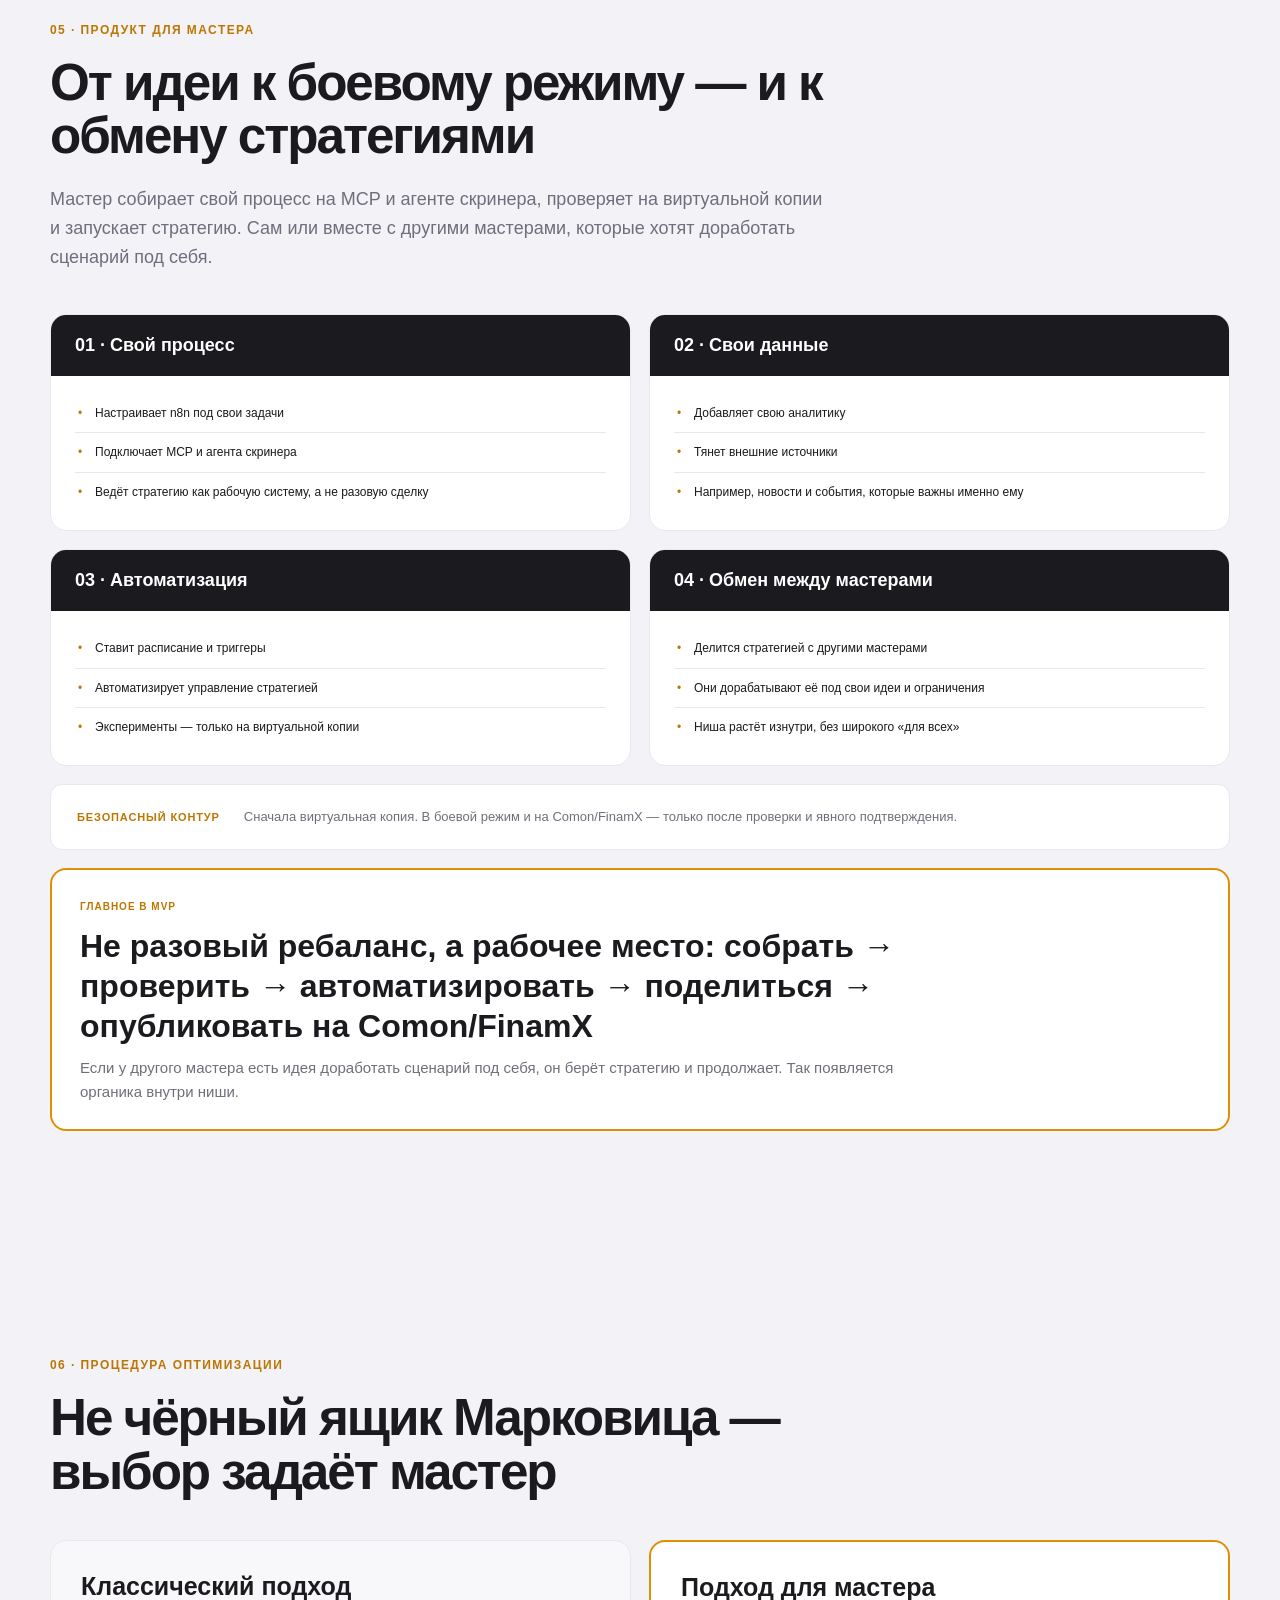
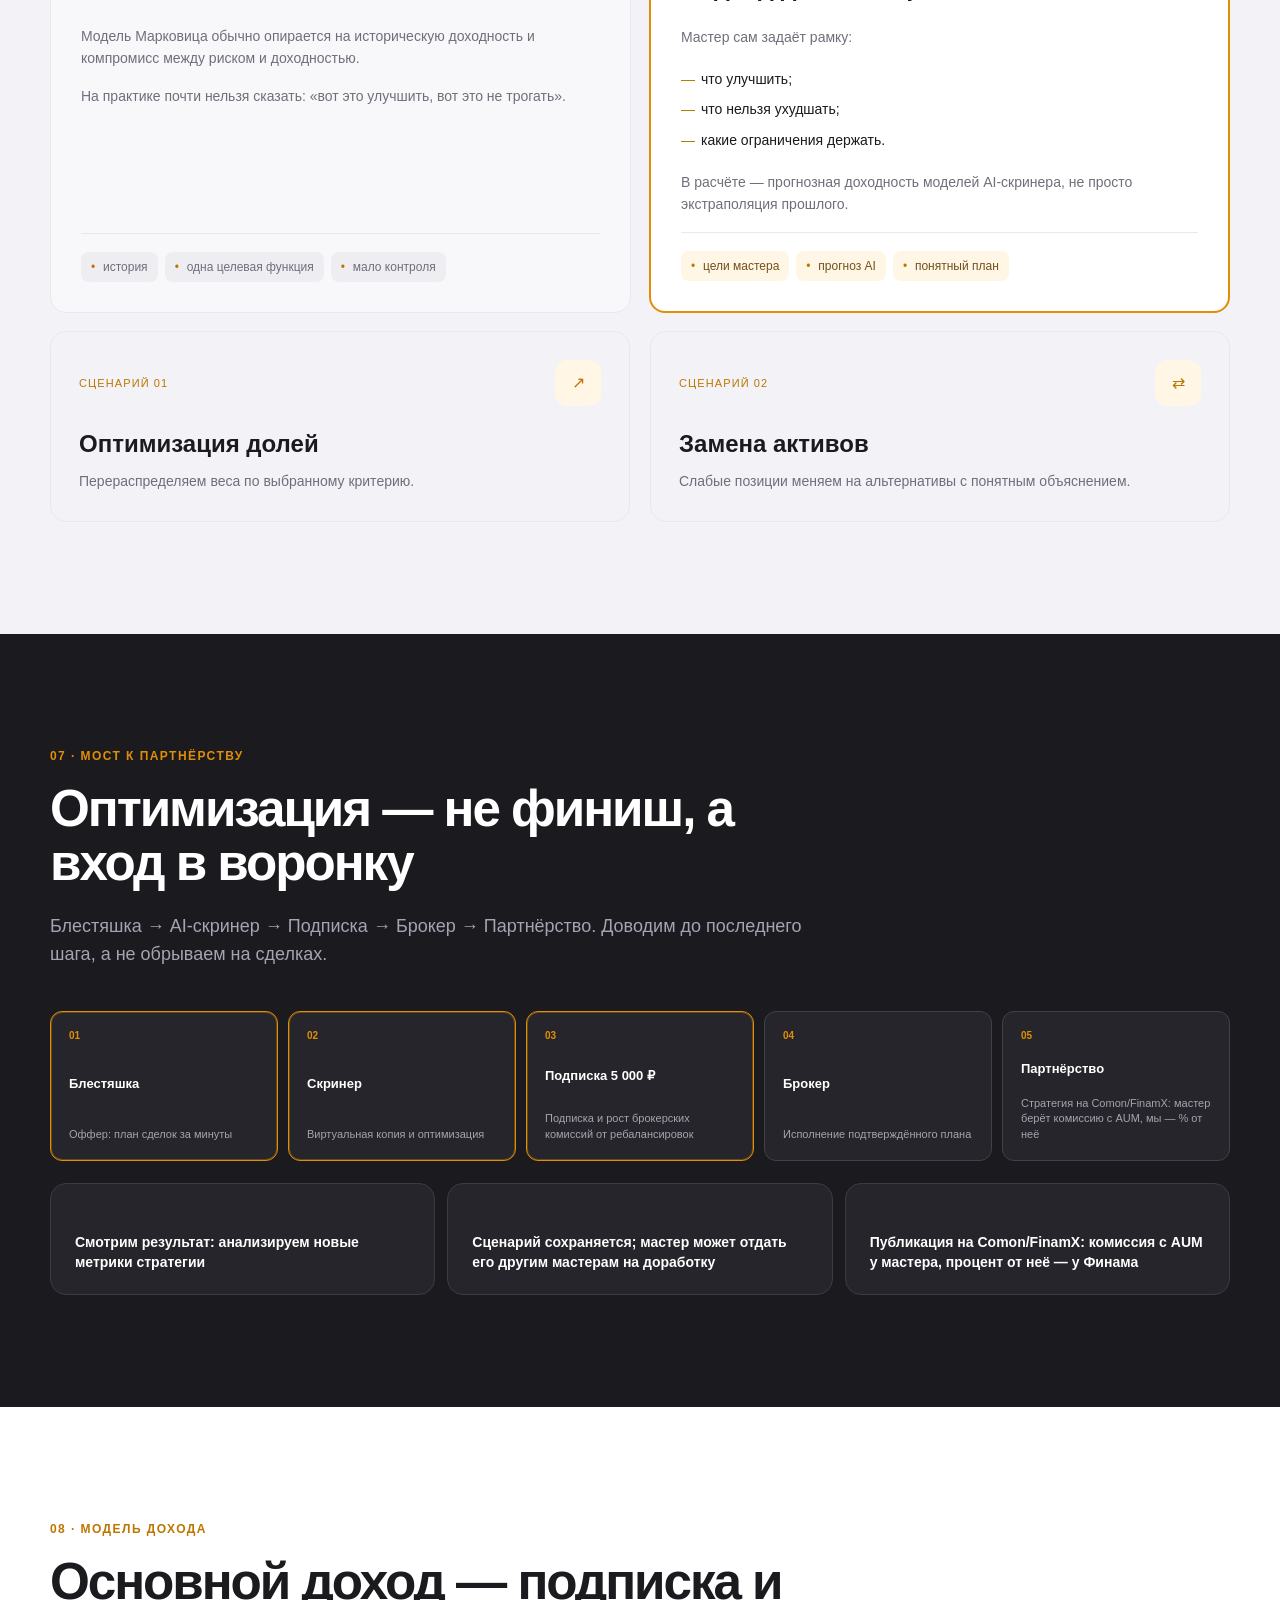
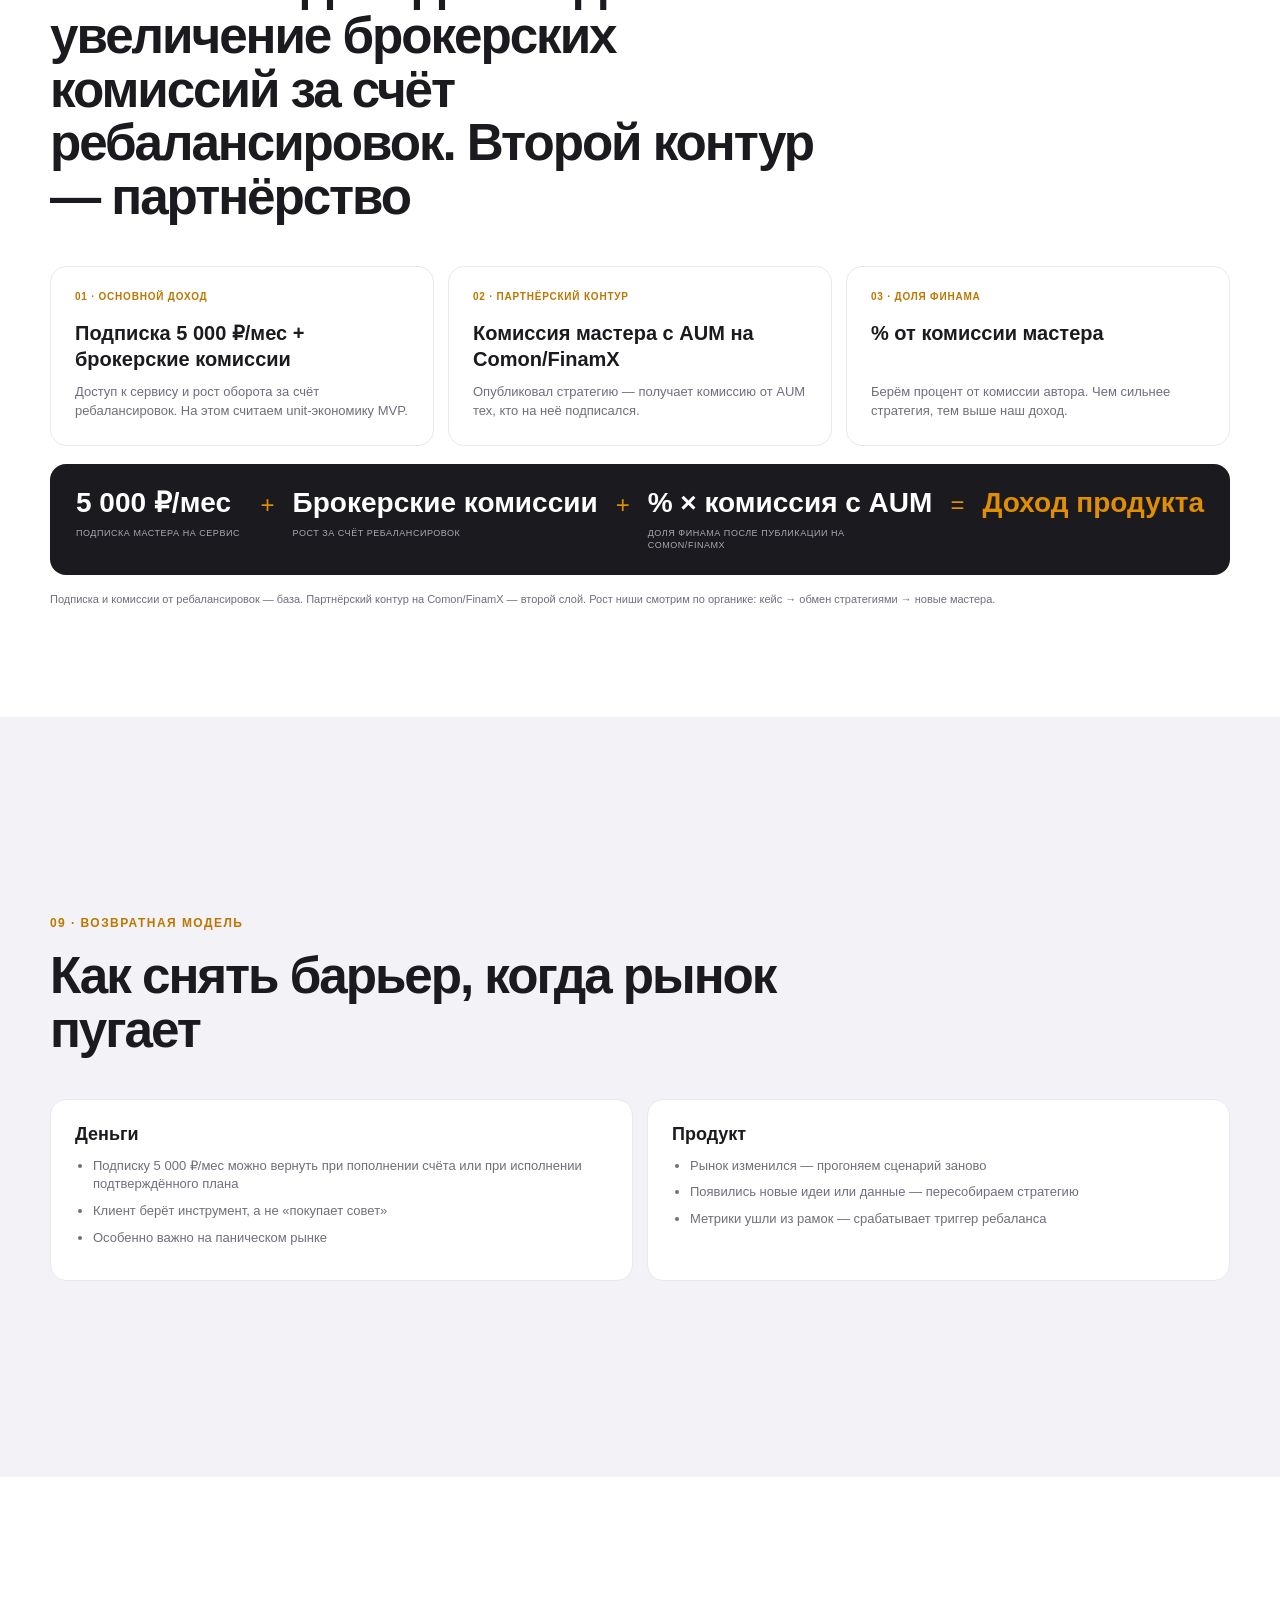
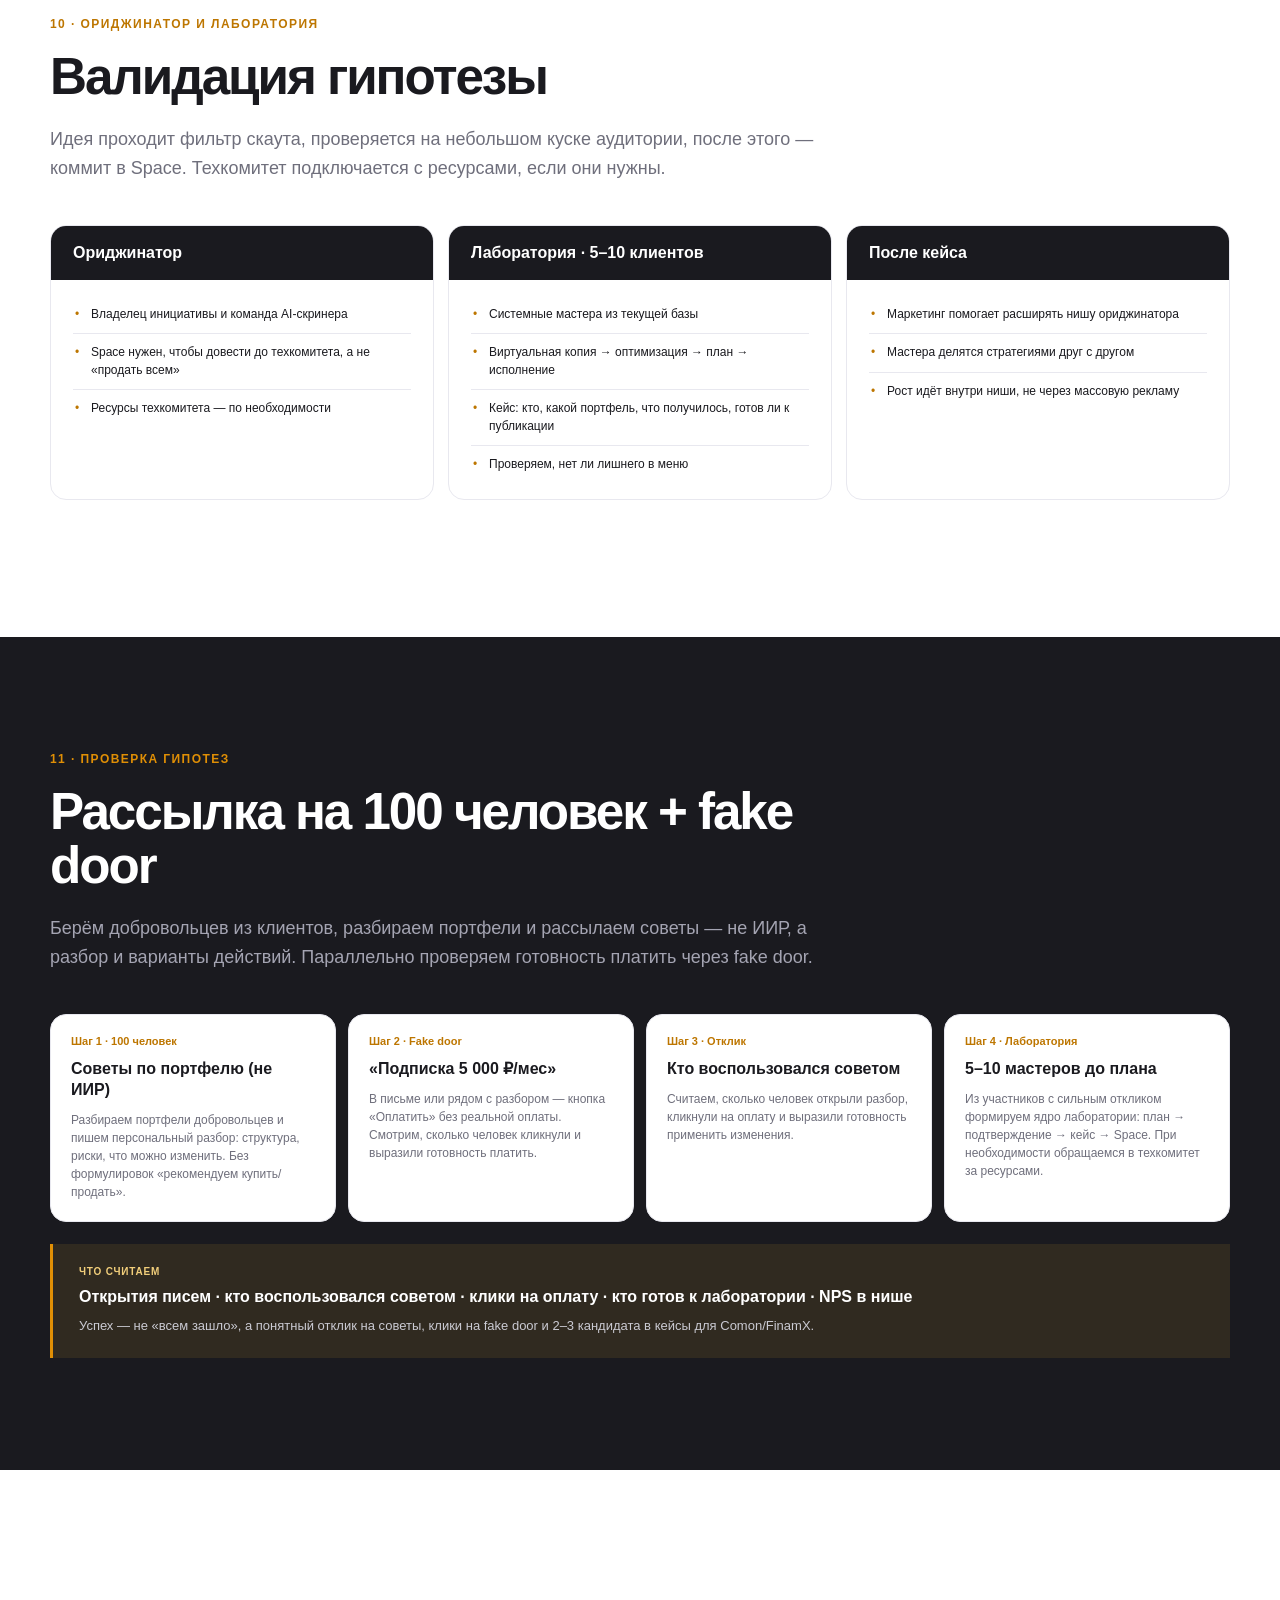
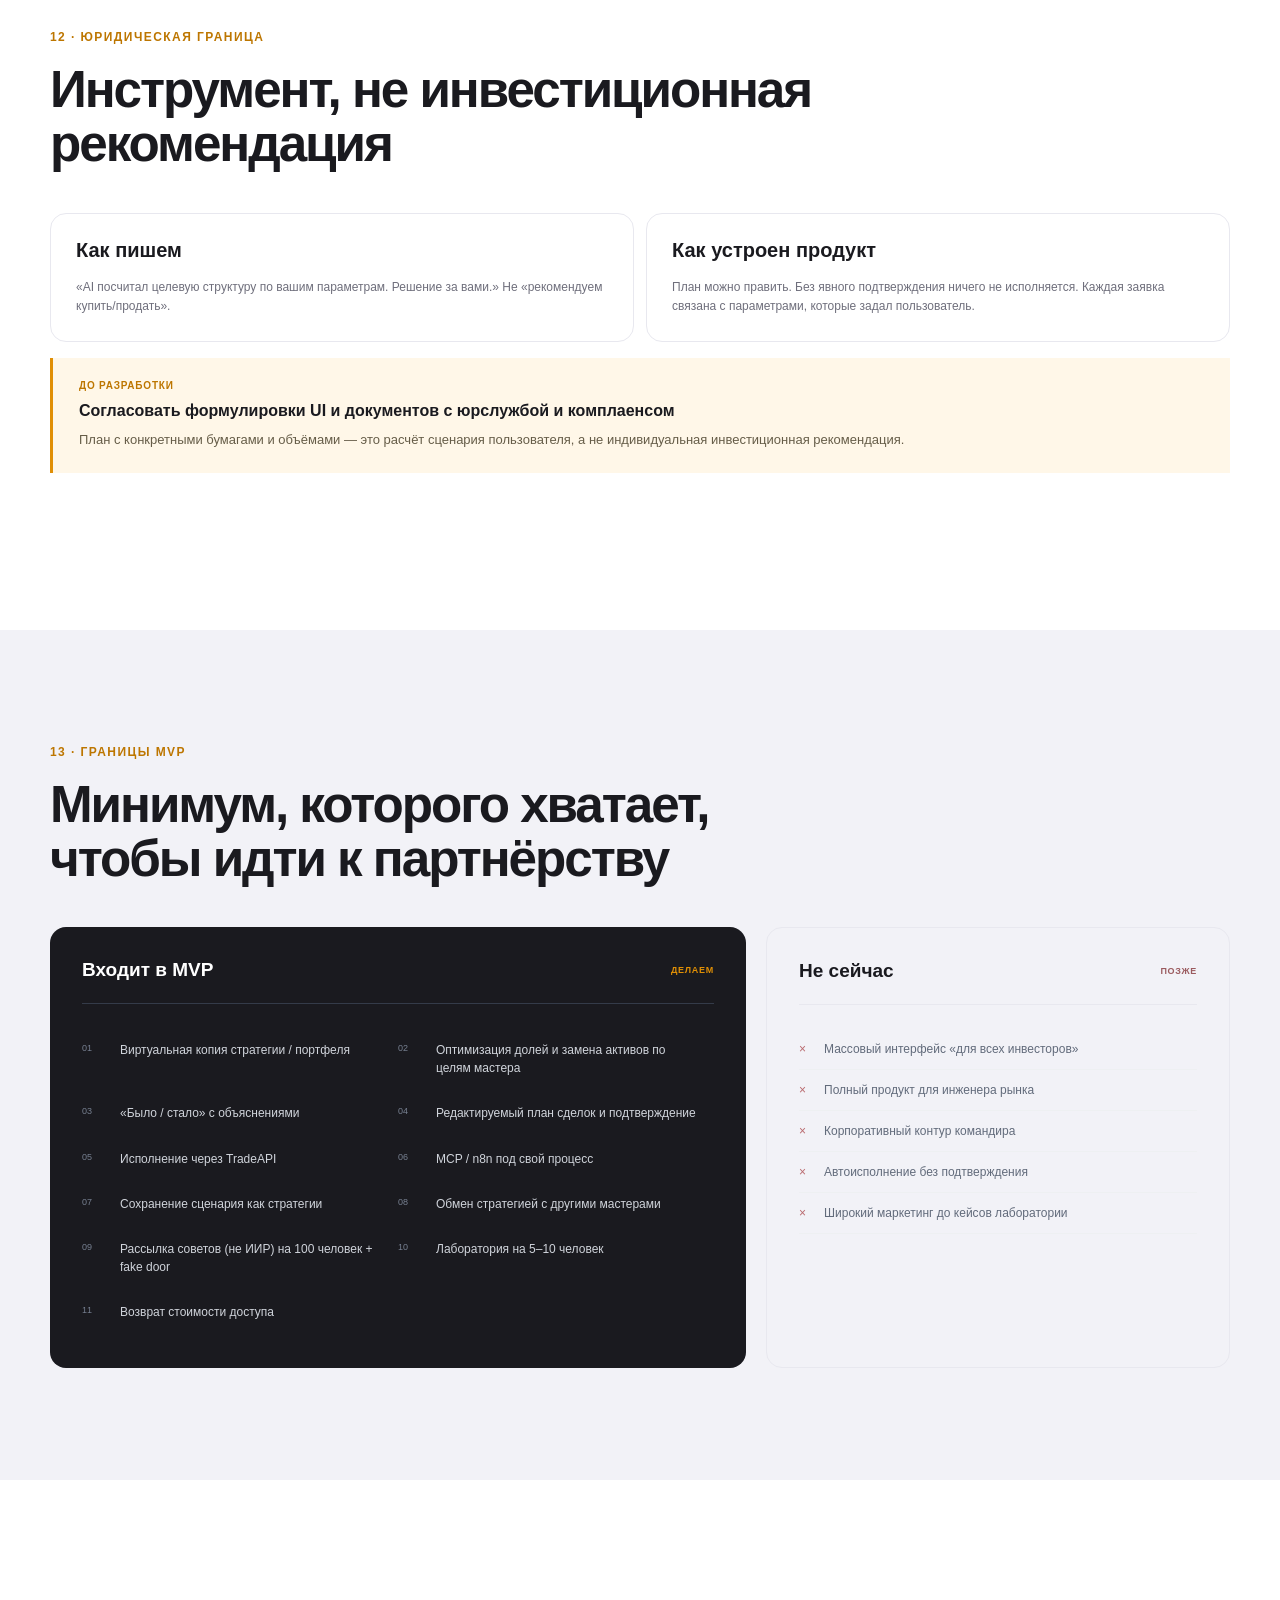
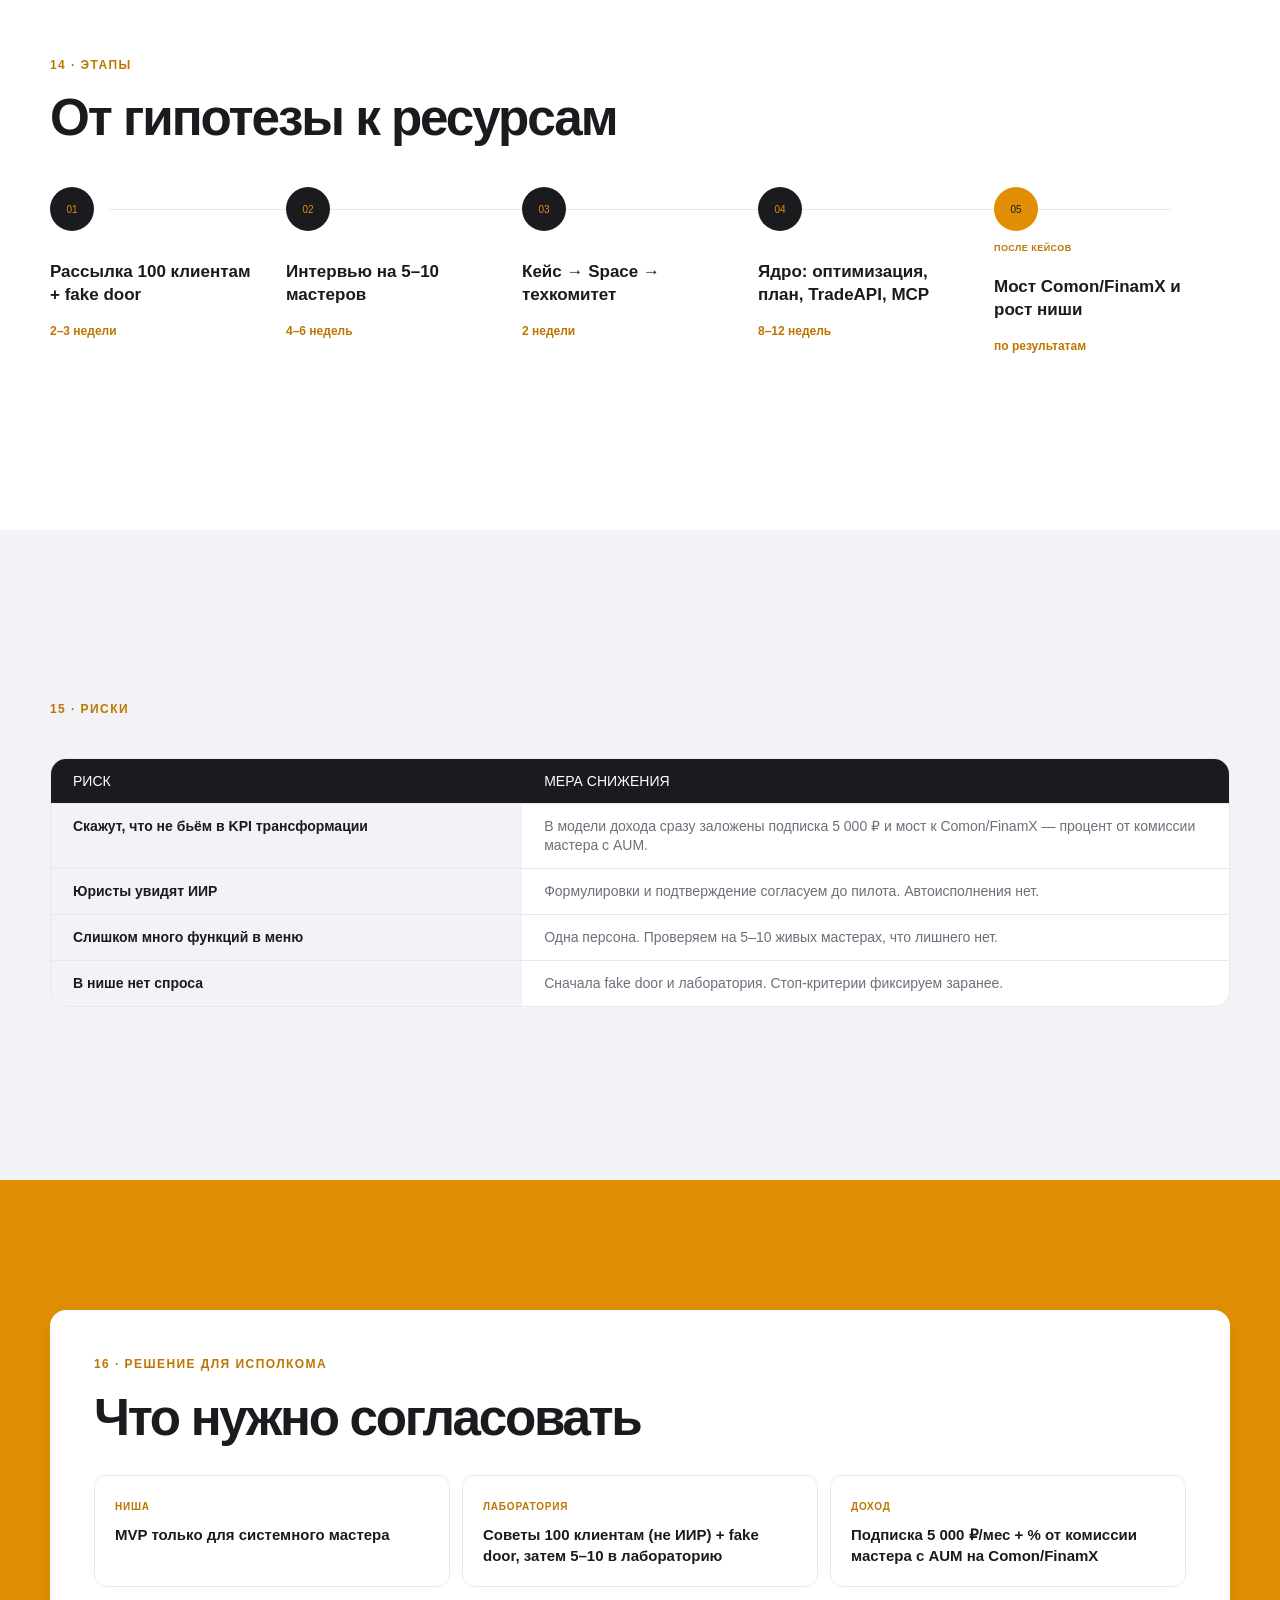
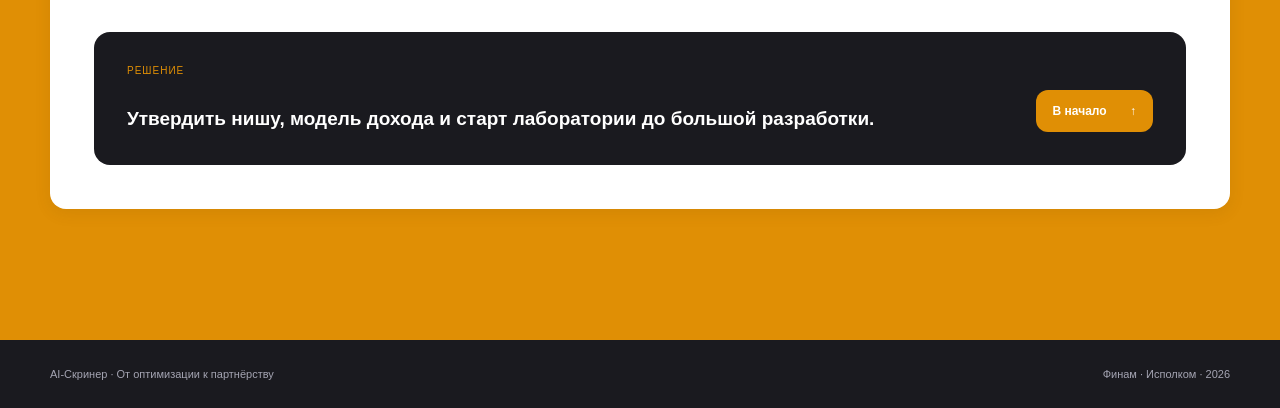
<file: ispolkom/index.html>
<!DOCTYPE html>
<html lang="ru">
<head>
  <meta charset="UTF-8">
  <meta name="viewport" content="width=device-width, initial-scale=1.0">
  <meta name="description" content="PRD: от конструирования и оптимизации портфеля к партнёрству. Для исполкома.">
  <title>Исполком · От оптимизации к партнёрству</title>
  <link rel="icon" href="[data-uri]">

<style>
:root{--ink:#1a1a1f;--muted:#6f6f7c;--text-tertiary:#a4a4b2;--line:#e8e8ef;--surface:#f2f2f7;--soft:#fafafc;--gold:#e08f05;--gold-dark:#bd7600;--green:#20785b;--red:#bd393d;--navy:#1a1a1f;--white:#fff;--radius:16px;--radius-l:12px;--shadow:0 1px 2px rgba(26,26,31,.04)}
*{box-sizing:border-box}html{scroll-behavior:smooth;scroll-padding-top:90px;overflow-x:hidden}body{margin:0;overflow-x:hidden;color:var(--ink);background:#fff;font-family:-apple-system,BlinkMacSystemFont,"Segoe UI",Roboto,Inter,Arial,sans-serif;-webkit-font-smoothing:antialiased}button,a{font:inherit}button{color:inherit}.container{width:min(1180px,calc(100% - 48px));margin:0 auto}.section{padding:112px 0;position:relative}.section-tint{background:var(--surface)}.topbar{height:72px;position:fixed;z-index:50;top:0;left:0;right:0;display:flex;align-items:center;padding:0 max(24px,calc((100vw - 1180px)/2));gap:42px;background:rgba(255,255,255,.86);backdrop-filter:blur(18px);border-bottom:1px solid rgba(225,228,234,.8);transition:.25s}.topbar.scrolled{box-shadow:0 8px 30px rgba(14,20,32,.06)}.brand{display:flex;align-items:center;gap:10px;text-decoration:none;color:var(--ink);font-weight:750;white-space:nowrap}.brand-mark,.mock-brand span,.ai-label i{display:grid;place-items:center;background:var(--gold);border-radius:7px;font-weight:900;color:#171717}.brand-mark{width:32px;height:32px}.brand small{display:block;font-size:10px;letter-spacing:.08em;text-transform:uppercase;color:var(--muted);font-weight:650;margin-top:1px}.nav{display:flex;justify-content:center;gap:30px;margin-left:auto}.nav a{font-size:14px;color:#555f70;text-decoration:none;transition:.2s}.nav a:hover,.nav a.active{color:var(--ink)}.nav-toggle{display:none;background:none;border:0;padding:8px}.nav-toggle span{display:block;width:22px;height:1.5px;background:var(--ink);margin:6px}.hero{padding:155px 0 72px;min-height:850px;overflow:hidden;background:linear-gradient(160deg,#fff 48%,#f8f8f5)}.hero-glow{position:absolute;width:520px;height:520px;border-radius:50%;background:radial-gradient(circle,rgba(246,196,69,.23),rgba(246,196,69,0) 68%);right:-80px;top:70px}.hero-grid{display:grid;grid-template-columns:1.2fr .8fr;gap:100px;align-items:center;position:relative}.eyebrow,.section-number{display:inline-flex;align-items:center;gap:9px;font-size:12px;font-weight:750;text-transform:uppercase;letter-spacing:.12em;color:#8b6a12}.eyebrow i{width:7px;height:7px;border-radius:50%;background:var(--gold);box-shadow:0 0 0 5px rgba(246,196,69,.17)}h1{font-size:clamp(56px,6vw,88px);line-height:.96;letter-spacing:-.055em;margin:30px 0 32px;max-width:850px}h1 span{color:#b0830f}.hero-copy{font-size:20px;line-height:1.55;color:#596274;max-width:700px}.hero-actions{display:flex;gap:12px;margin-top:38px}.button{height:52px;padding:0 23px;display:inline-flex;align-items:center;gap:24px;border-radius:12px;text-decoration:none;font-weight:700;font-size:14px}.button-primary{background:var(--ink);color:#fff}.button-secondary{border:1px solid var(--line);color:var(--ink);background:#fff}.hero-visual{padding:26px;background:rgba(255,255,255,.92);transform:rotate(1.4deg);position:relative}.card{border:1px solid rgba(221,224,230,.9);border-radius:var(--radius);box-shadow:var(--shadow)}.visual-label{font-size:12px;color:var(--muted);padding-bottom:20px;border-bottom:1px solid var(--line)}.portfolio-score{display:flex;align-items:center;gap:24px;padding:30px 0 20px}.score-ring{width:116px;height:116px;border-radius:50%;display:flex;flex-direction:column;align-items:center;justify-content:center;background:radial-gradient(closest-side,#fff 78%,transparent 79% 99%),conic-gradient(var(--gold) 84%,#e9ebef 0)}.score-ring strong{font-size:34px}.score-ring small{font-size:10px;color:var(--muted);text-transform:uppercase}.portfolio-score p{color:var(--muted);font-size:13px;margin:6px 0}.positive{color:var(--green)!important}.negative{color:var(--red)!important}.mini-chart{height:125px;display:flex;align-items:end;gap:9px;padding:20px 0;border-bottom:1px solid var(--line)}.mini-chart i{flex:1;border-radius:5px 5px 2px 2px;background:#dfe3e9;height:35%}.mini-chart i:nth-child(2){height:48%}.mini-chart i:nth-child(3){height:40%}.mini-chart i:nth-child(4){height:58%}.mini-chart i:nth-child(5){height:56%;background:#f8dda0}.mini-chart i:nth-child(6){height:72%;background:#f6cf72}.mini-chart i:nth-child(7){height:68%;background:#f4c34b}.mini-chart i:nth-child(8){height:88%;background:var(--gold)}.visual-foot{display:flex;justify-content:space-between;align-items:center;padding-top:18px;font-size:11px;color:var(--muted)}.visual-foot b{color:var(--green)}.formula{margin-top:100px;padding:20px 28px;display:flex;justify-content:space-between;align-items:center;border-top:1px solid var(--line);border-bottom:1px solid var(--line);font-size:13px;font-weight:700}.formula i{font-style:normal;color:#b9bec8}.section-head{max-width:780px;margin-bottom:56px}.section-head.centered{text-align:center;margin-left:auto;margin-right:auto;max-width:900px}.section-head h2{font-size:clamp(38px,4.3vw,60px);line-height:1.05;letter-spacing:-.04em;margin:18px 0 22px}.section-head p{font-size:18px;line-height:1.6;color:var(--muted);max-width:780px}.problem-grid{display:grid;grid-template-columns:repeat(4,1fr);border:1px solid var(--line);border-radius:var(--radius);overflow:hidden}.problem-card{padding:30px;min-height:340px;border-right:1px solid var(--line);position:relative}.problem-card:last-child{border:0}.problem-card>span{font-size:11px;color:#a4aab5}.icon{width:48px;height:48px;display:grid;place-items:center;border-radius:14px;background:#f6f1df;margin:35px 0 42px;font-size:22px;color:#8b6a12}.problem-card h3{font-size:19px;margin:0 0 14px}.problem-card p,.audience-card p,.scenario-card p,.value-grid p,.risk-grid p{font-size:14px;line-height:1.65;color:var(--muted);margin:0}.flow{display:flex;align-items:center;justify-content:space-between;margin-top:70px}.flow-step{width:154px;min-height:142px;background:#fff;border:1px solid var(--line);border-radius:18px;padding:18px;display:flex;flex-direction:column;justify-content:space-between}.flow-step b{font-size:11px;color:#a5abb5}.flow-step span{font-size:15px;font-weight:700;line-height:1.35}.flow-step.active{border-top:3px solid var(--gold)}.flow-step.final{background:var(--ink);color:#fff;border-color:var(--ink)}.flow>i{font-style:normal;color:#a8aebb}.principle,.shared-result{display:flex;align-items:center;gap:34px;margin-top:42px;padding:24px 28px;background:#fff;border:1px solid var(--line);border-radius:15px}.principle span,.shared-result span{font-size:11px;text-transform:uppercase;color:#8b6a12;letter-spacing:.1em;white-space:nowrap}.principle strong,.shared-result strong{font-size:16px}.three-grid{display:grid;grid-template-columns:repeat(3,1fr);gap:20px}.audience-card{padding:32px;border:1px solid var(--line);border-radius:var(--radius);min-height:310px;display:flex;flex-direction:column}.avatar{width:48px;height:48px;border-radius:50%;display:grid;place-items:center;background:var(--ink);color:#fff;font-size:12px;font-weight:700}.audience-card h3{font-size:22px;line-height:1.25;margin:35px 0 15px}.tag{margin-top:auto;color:#7f6212;font-size:11px;text-transform:uppercase;letter-spacing:.08em;font-weight:700}.dark-section{background:var(--navy);color:#fff}.dark-section .section-number{color:var(--gold)}.section-head-row{max-width:none;display:flex;justify-content:space-between;align-items:end}.segmented{display:flex;padding:4px;background:#252d3b;border-radius:12px;margin-bottom:10px}.segmented button{border:0;background:transparent;color:#8791a3;border-radius:9px;padding:11px 16px;font-size:12px;cursor:pointer}.segmented button.active{background:#fff;color:var(--ink)}.timeline{display:grid;grid-template-columns:repeat(7,1fr);position:relative}.timeline:before{content:"";position:absolute;height:1px;left:5%;right:5%;top:23px;background:#343d4d}.timeline article{position:relative;padding-right:24px}.timeline article>b{width:46px;height:46px;position:relative;display:grid;place-items:center;border-radius:50%;background:#202837;border:1px solid #3b4557;color:#98a1b2;font-size:11px;margin-bottom:34px}.timeline article:first-child>b,.timeline article:last-child>b{background:var(--gold);color:#1c1c1c;border-color:var(--gold)}.question{display:block;color:var(--gold);font-size:10px;text-transform:uppercase;letter-spacing:.08em;min-height:28px}.timeline h3{font-size:15px;line-height:1.35;margin:8px 0 12px}.timeline p{font-size:12px;line-height:1.55;color:#929bab;margin:0}.scenario-grid{display:grid;grid-template-columns:1fr 1fr;gap:20px}.scenario-card{border:1px solid var(--line);border-radius:var(--radius);padding:36px;min-height:390px}.scenario-top{display:flex;align-items:center;justify-content:space-between}.scenario-top span{font-size:11px;color:#8b6a12;text-transform:uppercase;letter-spacing:.1em}.scenario-top i{width:46px;height:46px;border-radius:13px;background:#f8edcc;display:grid;place-items:center;font-style:normal}.scenario-card h3{font-size:32px;margin:46px 0 18px}.allocation{height:58px;display:flex;gap:3px;margin-top:45px}.allocation span{width:var(--w);background:#eceff2;display:flex;align-items:end;padding:9px;font-size:9px;color:#596274}.allocation span:nth-child(1){background:#f2c95c}.allocation span:nth-child(2){background:#dadfe5}.allocation span:nth-child(3){background:#b8c0cb}.allocation span:nth-child(4){background:#8993a3;color:#fff}.swap{display:grid;grid-template-columns:1fr 34px 1fr;gap:12px;align-items:center;margin-top:45px}.swap>div{padding:17px;border:1px solid var(--line);border-radius:13px}.swap s,.swap b{font-size:20px}.swap small{display:block;color:var(--muted);font-size:10px;margin-top:7px}.swap>i{text-align:center;font-style:normal;color:#a5abb5}.mockup{background:#fff;border:1px solid #dadee5;border-radius:22px;box-shadow:0 25px 70px rgba(18,25,39,.11);overflow:hidden}.mockup-bar{height:56px;display:flex;align-items:center;justify-content:space-between;padding:0 22px;border-bottom:1px solid var(--line);font-size:11px;color:var(--muted)}.mock-brand{display:flex;align-items:center;gap:8px;color:var(--ink);font-weight:700}.mock-brand span{width:24px;height:24px}.mockup-body{display:grid;grid-template-columns:70px 1fr}.mock-sidebar{border-right:1px solid var(--line);padding:27px 21px;display:flex;flex-direction:column;gap:22px}.mock-sidebar i{width:27px;height:27px;border-radius:8px;background:#eef0f3}.mock-sidebar i.active{background:var(--gold)}.mock-content{padding:44px 6%;}.mock-step{font-size:10px;color:#8a93a2;text-transform:uppercase}.mock-content h3{font-size:28px;margin:8px 0 24px}.goal-grid{display:grid;grid-template-columns:repeat(3,1fr);gap:10px}.goal-grid button{min-height:88px;text-align:left;border:1px solid var(--line);border-radius:12px;background:#fff;padding:15px;display:grid;grid-template-columns:30px 1fr auto;gap:8px;align-items:start;cursor:pointer}.goal-grid button.selected{border:2px solid #d9aa2e;background:#fffbef}.goal-grid button b{font-size:17px}.goal-grid button span{font-size:12px;line-height:1.35;font-weight:650}.goal-grid button i{font-style:normal;color:#9a730d}.constraints{margin-top:32px;padding-top:25px;border-top:1px solid var(--line)}.constraints h4{font-size:16px;margin:0 0 18px}.check-grid{display:grid;grid-template-columns:1fr 1fr;gap:14px 26px}.check-grid label{display:flex;align-items:flex-start;gap:8px;color:#515b6c;font-size:12px;line-height:1.4}.check-grid input{accent-color:#c58e00}.calculate{display:flex;align-items:center;gap:50px;margin:32px 0 0 auto;padding:14px 19px;background:var(--ink);color:#fff;border:0;border-radius:10px;font-size:12px;font-weight:700}.compare-wrap{display:grid;grid-template-columns:1fr 70px 1fr;align-items:center}.metrics{border:1px solid var(--line);border-radius:var(--radius);padding:30px}.metrics.after{border:2px solid #d7a826;box-shadow:var(--shadow)}.metrics header{display:flex;justify-content:space-between;align-items:center;padding-bottom:23px;border-bottom:1px solid var(--line)}.metrics header span{font-size:10px;text-transform:uppercase;color:var(--muted)}.metrics h3{font-size:27px;margin:5px 0 0}.health b{font-size:35px}.health small{color:var(--muted)}.metric-list>div{position:relative;display:grid;grid-template-columns:1fr auto;gap:12px;padding:19px 0 14px;font-size:13px}.metric-list>div>span{color:#5f6879}.metric-list b{font-size:13px}.metric-list em{font-size:9px;color:var(--green);font-style:normal}.metric-list i{grid-column:1/-1;height:4px;background:#eceef1;border-radius:9px;overflow:hidden}.metric-list i:before{content:"";display:block;width:var(--value);height:100%;background:#aeb5c0}.after .metric-list i:before{background:var(--gold)}.compare-arrow{width:42px;height:42px;display:grid;place-items:center;border-radius:50%;background:var(--ink);color:#fff;margin:auto}.demo-note{font-size:11px;color:#8a92a0;text-align:center;margin-top:24px}.table-card{background:#fff;border:1px solid var(--line);border-radius:var(--radius);overflow:hidden}.table-scroll{overflow-x:auto}table{border-collapse:collapse;width:100%;min-width:960px}th{text-align:left;font-size:9px;text-transform:uppercase;letter-spacing:.09em;color:#8c94a2;background:#f8f9fa;padding:15px 18px}td{padding:18px;font-size:12px;border-top:1px solid var(--line);color:#5b6474}td b{color:var(--ink)}.action,.status{display:inline-flex;padding:6px 9px;border-radius:7px;font-size:9px;font-weight:700;white-space:nowrap}.action.sell{background:#fbe9e9;color:#b94549}.action.reduce{background:#f8f0dd;color:#8b6a12}.action.buy,.status.ready{background:#e7f4ee;color:#147052}.status.attention,.status.progress{background:#fff1d9;color:#9a6500}.table-card footer{display:flex;align-items:center;gap:55px;padding:25px 28px;background:#fafafa;border-top:1px solid var(--line)}.table-card footer div span{display:block;font-size:10px;color:var(--muted);margin-bottom:6px}.table-card footer strong{font-size:19px}.table-card footer strong i{font-style:normal;color:#a9afb9}.table-card footer p{margin-left:auto;font-size:11px;color:var(--muted);max-width:250px}.sync-grid{display:grid;grid-template-columns:.8fr 1.2fr;gap:90px;align-items:center}.sync-grid .section-head{margin:0}.recalc-note{display:flex;gap:14px;align-items:flex-start;margin-top:35px;padding:18px;background:#fff9e9;border-left:3px solid var(--gold);font-size:12px;line-height:1.5;color:#675a3a}.recalc-note b{font-size:20px}.sync-card{border:1px solid var(--line);border-radius:var(--radius);padding:32px;box-shadow:var(--shadow)}.sync-card header{display:flex;justify-content:space-between}.sync-card header span:first-child{font-size:10px;text-transform:uppercase;color:var(--muted)}.sync-card h3{font-size:25px;margin:7px 0 0}.progress-bar{height:9px;background:#edf0f2;border-radius:10px;margin:30px 0;overflow:hidden}.progress-bar i{display:block;width:64%;height:100%;background:var(--gold);border-radius:10px}.sync-stats{display:grid;grid-template-columns:repeat(4,1fr);gap:8px}.sync-stats div{padding:15px;border-radius:10px;background:#f7f8f9}.sync-stats b{font-size:22px;display:block}.sync-stats span{font-size:9px;color:var(--muted);line-height:1.35}.status-list{display:grid;grid-template-columns:1fr 1fr;gap:14px;margin-top:30px;padding-top:25px;border-top:1px solid var(--line);font-size:11px;color:#5c6575}.dot{width:8px;height:8px;border-radius:50%;display:inline-block;margin-right:9px}.dot.green{background:#24a47a}.dot.half{background:linear-gradient(90deg,#24a47a 50%,#ccd1d8 50%)}.dot.gray{background:#ccd1d8}.dot.red{background:#d4575a}.dot.orange{background:#eea32a}.dot.purple{background:#8970c2}.versus{border:1px solid #343d4d;border-radius:var(--radius);overflow:hidden}.versus-head,.versus-row{display:grid;grid-template-columns:.7fr 1fr 1fr}.versus-head{background:#1c2433}.versus-head>*{padding:23px}.versus-head span{color:#7e8899;font-size:10px;text-transform:uppercase}.versus-head strong{font-size:15px}.ai-label{background:#252e3d;display:flex;align-items:center;gap:8px}.ai-label i{width:24px;height:24px;font-style:normal}.versus-row{border-top:1px solid #343d4d}.versus-row>*{padding:21px 23px;margin:0;font-size:13px}.versus-row>span{color:#858fa0;font-size:10px;text-transform:uppercase}.versus-row p:nth-child(3){background:#1c2433;color:#fff;font-weight:650}.versus-row p:nth-child(2){color:#aab2bf}.not-auto{display:flex;justify-content:center;gap:12px;margin-top:30px}.not-auto span{padding:9px 13px;border:1px solid #3a4353;border-radius:20px;color:#9ca5b4;font-size:10px}.value-grid{display:grid;grid-template-columns:repeat(3,1fr);border:1px solid var(--line);border-radius:var(--radius);overflow:hidden}.value-grid article{padding:30px;min-height:190px;border-right:1px solid var(--line);border-bottom:1px solid var(--line)}.value-grid article:nth-child(3n){border-right:0}.value-grid article:nth-child(n+4){border-bottom:0}.value-grid b{color:#b48716;font-size:11px}.value-grid h3{font-size:18px;margin:28px 0 10px}.business-note{display:grid;grid-template-columns:180px 1fr;gap:25px;margin-top:28px;padding:25px 29px;background:#fff9e8;border-radius:14px}.business-note span{font-size:10px;text-transform:uppercase;color:#8b6a12;font-weight:700}.business-note p{font-size:13px;color:#665d48;margin:0;line-height:1.55}.risk-grid{display:grid;grid-template-columns:repeat(3,1fr);gap:14px}.risk-grid article{background:#fff;padding:27px;border-radius:16px;border:1px solid #e7e9ed;min-height:190px}.risk-grid span{font-size:10px;color:#a5abb5}.risk-grid h3{font-size:17px;margin:30px 0 10px}.scope-grid{display:grid;grid-template-columns:1.2fr .8fr;gap:20px}.scope-grid>div{border-radius:var(--radius);padding:32px}.scope-grid header{display:flex;justify-content:space-between;align-items:center;padding-bottom:22px;border-bottom:1px solid}.scope-grid header span{font-size:19px;font-weight:700}.scope-grid header b{font-size:9px;text-transform:uppercase;letter-spacing:.08em}.in-scope{background:var(--ink);color:#fff}.in-scope header{border-color:#343b49}.in-scope header b{color:var(--gold)}.in-scope ol{list-style:none;padding:0;margin:24px 0 0;display:grid;grid-template-columns:1fr 1fr;counter-reset:item}.in-scope li{counter-increment:item;padding:14px 18px 14px 38px;position:relative;font-size:12px;line-height:1.45;color:#d0d4db}.in-scope li:before{content:counter(item,decimal-leading-zero);position:absolute;left:0;color:#778091;font-size:9px}.out-scope{border:1px solid var(--line)}.out-scope header{border-color:var(--line)}.out-scope header b{color:#9b5b5f}.out-scope ul{list-style:none;padding:0;margin:24px 0 0}.out-scope li{padding:13px 0 13px 25px;position:relative;border-bottom:1px solid #eef0f2;font-size:12px;color:#626b7b}.out-scope li:before{content:"×";position:absolute;left:0;color:#ba6b6f}.final-section{background:#f0c84e;padding:80px 0}.final-card{background:#fff;border-radius:28px;padding:60px;box-shadow:0 25px 60px rgba(82,58,0,.12)}.final-card h2{font-size:clamp(45px,5vw,68px);letter-spacing:-.045em;line-height:1;margin:20px 0 45px}.next-list{display:grid;grid-template-columns:35px 1fr 35px 1fr;gap:0 18px;border-top:1px solid var(--line)}.next-list span,.next-list p{padding:18px 0;border-bottom:1px solid var(--line);margin:0;font-size:12px}.next-list span{color:#a2a8b2}.next-list p{color:#535d6d;padding-right:22px}.decision{margin-top:45px;padding:33px;background:var(--ink);color:#fff;border-radius:18px;display:grid;grid-template-columns:1fr auto;align-items:end}.decision>span{grid-column:1/-1;color:var(--gold);font-size:10px;text-transform:uppercase;letter-spacing:.1em;margin-bottom:14px}.decision strong{font-size:19px;line-height:1.45}.decision a{background:var(--gold);color:var(--ink);padding:14px 17px;border-radius:10px;text-decoration:none;font-size:12px;font-weight:700}.decision a i{font-style:normal;margin-left:20px}.footer{padding:28px 0;background:var(--navy);color:#8d96a6;font-size:11px}.footer .container{display:flex;justify-content:space-between}
@media(max-width:1000px){.nav{gap:16px}.hero-grid{gap:35px}.problem-grid{grid-template-columns:1fr 1fr}.problem-card:nth-child(2){border-right:0}.problem-card:nth-child(-n+2){border-bottom:1px solid var(--line)}.flow{overflow-x:auto;gap:12px;padding-bottom:14px}.flow-step{min-width:145px}.timeline{grid-template-columns:1fr}.timeline:before{top:0;bottom:0;left:22px;right:auto;width:1px;height:auto}.timeline article{display:grid;grid-template-columns:70px 1fr;padding:0 0 28px}.timeline article>b{margin:0}.sync-grid{gap:35px}.goal-grid{grid-template-columns:1fr 1fr}.value-grid{grid-template-columns:1fr 1fr}.value-grid article:nth-child(3n){border-right:1px solid var(--line)}.value-grid article:nth-child(2n){border-right:0}.value-grid article:nth-child(4){border-bottom:1px solid var(--line)}.scope-grid{grid-template-columns:1fr}.section{padding:90px 0}}
@media(max-width:760px){.container{width:min(100% - 32px,1180px)}.section{padding:72px 0}.topbar{height:64px;padding:0 16px}.nav-toggle{display:block;margin-left:auto}.nav{display:none;position:absolute;top:64px;left:0;right:0;background:#fff;padding:12px 16px 22px;flex-direction:column;border-bottom:1px solid var(--line);box-shadow:0 12px 25px rgba(0,0,0,.05)}.nav.open{display:flex}.hero{padding-top:120px;min-height:auto}.hero-grid{grid-template-columns:1fr}.hero-visual{display:none}h1{font-size:50px}.hero-copy{font-size:17px}.hero-actions{flex-wrap:wrap}.formula{margin-top:65px;overflow-x:auto;gap:15px;justify-content:flex-start;padding-left:0;padding-right:0}.formula span{white-space:nowrap}.section-head h2{font-size:39px}.section-head p{font-size:16px}.problem-grid,.three-grid,.scenario-grid,.sync-grid,.risk-grid{grid-template-columns:1fr}.problem-card{border-right:0!important;border-bottom:1px solid var(--line)!important;min-height:270px}.problem-card:last-child{border-bottom:0!important}.flow{justify-content:flex-start}.principle,.shared-result{align-items:flex-start;flex-direction:column;gap:12px}.section-head-row{display:block}.segmented{margin-top:30px;width:max-content}.mockup-body{grid-template-columns:1fr}.mock-sidebar{display:none}.mock-content{padding:30px 18px}.goal-grid,.check-grid{grid-template-columns:1fr}.compare-wrap{grid-template-columns:1fr}.compare-arrow{margin:18px auto;transform:rotate(90deg)}.table-card footer{align-items:flex-start;flex-wrap:wrap;gap:22px}.table-card footer p{margin-left:0}.sync-grid .section-head{margin-bottom:40px}.sync-stats{grid-template-columns:1fr 1fr}.versus-head,.versus-row{grid-template-columns:1fr 1fr}.versus-head span,.versus-row>span{display:none}.not-auto{flex-wrap:wrap}.value-grid{grid-template-columns:1fr}.value-grid article{border-right:0!important;border-bottom:1px solid var(--line)!important}.value-grid article:last-child{border-bottom:0!important}.business-note{grid-template-columns:1fr}.in-scope ol{grid-template-columns:1fr}.final-card{padding:35px 22px}.next-list{grid-template-columns:32px 1fr}.decision{grid-template-columns:1fr}.decision a{margin-top:24px;width:max-content}.footer .container{gap:10px;flex-direction:column}.section-head br{display:none}}
@media(prefers-reduced-motion:reduce){html{scroll-behavior:auto}*{transition:none!important}}

/* Finam Core.Tokens visual layer */
body{background:var(--surface);font-family:Inter,-apple-system,BlinkMacSystemFont,"Segoe UI",Roboto,Arial,sans-serif}
.section:not(.section-tint):not(.dark-section):not(.final-section){background:var(--white)}
.topbar{background:rgba(255,255,255,.96);border-bottom-color:var(--line);backdrop-filter:blur(12px)}
.topbar.scrolled{box-shadow:0 1px 2px rgba(26,26,31,.04)}
.brand-mark,.mock-brand span,.ai-label i{border-radius:8px;color:#fff}
.brand small,.nav a{color:var(--muted)}
.nav a:hover,.nav a.active{color:var(--ink)}
.nav a.active{box-shadow:inset 0 -2px 0 var(--gold)}
.hero{background:linear-gradient(145deg,#fff 52%,var(--surface));}
.hero-glow{background:radial-gradient(circle,rgba(224,143,5,.16),rgba(224,143,5,0) 68%)}
.eyebrow,.section-number,.scenario-top span,.principle span,.shared-result span{color:var(--gold-dark)}
.eyebrow i{box-shadow:0 0 0 5px rgba(224,143,5,.12)}
h1 span{color:var(--gold)}
.hero-copy{color:var(--muted)}
.button{border-radius:var(--radius-l)}
.button-primary{background:var(--ink);color:#fff}
.button-primary:hover{background:#303036}
.button-secondary{border-color:var(--line);background:var(--white)}
.button-secondary:hover{background:var(--soft)}
.card,.problem-grid,.audience-card,.scenario-card,.metrics,.table-card,.sync-card,.versus,.value-grid,.risk-grid article,.out-scope{border-color:var(--line);box-shadow:none}
.hero-visual,.mockup{background:var(--white);box-shadow:0 4px 16px rgba(26,26,31,.06)}
.icon,.scenario-top i{background:#fff6e5;color:var(--gold-dark);border-radius:var(--radius-l)}
.mini-chart i{background:#e4e4eb}.mini-chart i:nth-child(5){background:#f6dba8}.mini-chart i:nth-child(6){background:#efc473}.mini-chart i:nth-child(7){background:#e7aa3a}
.flow-step{border-radius:var(--radius-l);border-color:var(--line)}
.flow-step.final{background:var(--ink);border-color:var(--ink)}
.principle,.shared-result{background:var(--white);border-color:var(--line);border-radius:var(--radius-l)}
.tag{color:var(--gold-dark)}
.dark-section{background:var(--ink)}
.segmented{background:#2b2b31}.segmented button{color:var(--text-tertiary)}.segmented button.active{background:#fff;color:var(--ink)}
.timeline:before{background:#3b3b42}.timeline article>b{background:#25252b;border-color:#414148;color:var(--text-tertiary)}.timeline p{color:#a4a4b2}
.allocation span{background:#ececf1;color:var(--muted)}.allocation span:nth-child(1){background:#e08f05;color:#fff}.allocation span:nth-child(2){background:#d9d9e1}.allocation span:nth-child(3){background:#b8b8c4}.allocation span:nth-child(4){background:#777783}
.swap>div,.goal-grid button{border-color:var(--line);border-radius:var(--radius-l)}
.mockup{border-color:var(--line);border-radius:var(--radius)}
.mock-sidebar i{background:#eeeef3}.mock-sidebar i.active{background:var(--gold)}
.goal-grid button.selected{border-color:var(--gold);background:#fff8eb}
.goal-grid button i{color:var(--gold-dark)}
.check-grid input{accent-color:var(--gold)}
.calculate{border-radius:var(--radius-l)}
.metrics.after{border-color:var(--gold);box-shadow:none}
.metric-list i,.progress-bar{background:#ececf1}
th{background:var(--soft);color:var(--muted)}
.action.sell{background:#fbeaec;color:var(--red)}.action.reduce,.status.attention,.status.progress{background:#fff5e3;color:var(--gold-dark)}.action.buy,.status.ready{background:#eaf5f1;color:var(--green)}
.table-card footer,.sync-stats div{background:var(--soft)}
.recalc-note,.business-note{background:#fff7e8;border-color:var(--gold);color:#6c5733}
.versus{border-color:#3b3b42}.versus-head,.versus-row p:nth-child(3){background:#25252b}.ai-label{background:#303037}.versus-row{border-color:#3b3b42}
.not-auto span{border-color:#44444c;color:#b1b1bc}
.value-grid b{color:var(--gold-dark)}
.in-scope{background:var(--ink)}
.final-section{background:var(--gold)}
.final-card{border-radius:var(--radius);box-shadow:0 4px 16px rgba(90,55,0,.1)}
.decision{background:var(--ink);border-radius:var(--radius)}
.decision a{background:var(--gold);color:#fff;border-radius:var(--radius-l)}
.footer{background:var(--ink);color:var(--text-tertiary)}
.section-head.centered p{margin-left:auto;margin-right:auto}
[hidden]{display:none!important}
.timeline-quant{grid-template-columns:repeat(3,1fr)}
@media(max-width:1000px){.timeline-quant{grid-template-columns:1fr}}
@media(max-width:760px){.segmented{width:100%;overflow-x:auto}.segmented button{padding:10px;font-size:10px;white-space:nowrap}}
#scenario .section-head-row{display:flex;flex-direction:column;align-items:flex-start;gap:28px;max-width:none}
#scenario .section-head-row h2{margin-bottom:0}
#scenario .section-head-row .segmented{margin:0}
.brand-mark,.mock-brand span,.ai-label i{background:transparent}
.brand-mark img,.mock-brand span img,.ai-label i img{display:block;width:100%;height:100%;object-fit:contain}

/* Product concept narrative additions */
.hero-principle{display:flex;align-items:center;gap:10px;margin:24px 0 0;color:var(--ink);font-size:13px;font-weight:650}
.hero-principle i{width:8px;height:8px;border-radius:50%;background:var(--gold);box-shadow:0 0 0 5px rgba(224,143,5,.12)}
.gap-grid{display:grid;grid-template-columns:1fr 1fr;gap:16px;margin:0 0 30px}
.gap-grid article{display:flex;flex-direction:column;gap:15px;min-height:145px;padding:25px 28px;background:var(--soft);border:1px solid var(--line);border-radius:var(--radius)}
.gap-grid span,.consequence-label,.change-list span,.explanation-grid span,.structure-preview>span,.plan-support>span,.confirmation-step span{font-size:10px;line-height:16px;text-transform:uppercase;letter-spacing:.08em;color:var(--gold-dark);font-weight:700}
.gap-grid strong{font-size:17px;line-height:1.45;max-width:480px}
.consequence-label{display:block;margin:0 0 14px;color:var(--muted)}
.change-list{display:grid;border:1px solid var(--line);border-radius:var(--radius);overflow:hidden;background:#fff}
.change-list article{display:grid;grid-template-columns:.8fr 48px 1.2fr;align-items:stretch;border-bottom:1px solid var(--line)}
.change-list article:last-child{border-bottom:0}
.change-list article>div{display:flex;flex-direction:column;gap:11px;padding:24px 28px}
.change-list article>div:last-child{background:var(--soft)}
.change-list article>i{display:grid;place-items:center;font-style:normal;color:var(--gold);font-size:18px}
.change-list strong{font-size:15px;line-height:1.45}
.concept-flow{gap:8px;margin-top:60px}
.concept-flow .flow-step{width:136px;min-width:136px;min-height:132px;padding:16px}
.concept-flow .flow-step span{font-size:12px;overflow-wrap:anywhere}
.timeline-journey{grid-template-columns:repeat(9,minmax(130px,1fr));overflow-x:auto;padding-bottom:14px;scrollbar-color:#4a4a52 transparent}
.timeline-journey article{padding-right:16px}
.timeline-journey h3{font-size:13px;overflow-wrap:anywhere}
.journey-note{display:flex;gap:24px;align-items:center;margin-top:42px;padding:22px 26px;border:1px solid #3b3b42;border-radius:var(--radius-l);background:#25252b}
.journey-note b{color:var(--gold);font-size:11px;text-transform:uppercase;letter-spacing:.08em;white-space:nowrap}
.journey-note span{color:#c4c4cc;font-size:13px;line-height:1.55;white-space:nowrap}
.structure-preview{padding-top:18px;border-top:1px solid var(--line)}
.structure-preview>span{display:block;margin-bottom:9px;color:var(--muted)}
.structure-preview>div{height:11px;display:flex;gap:2px;overflow:hidden;border-radius:8px;background:var(--soft)}
.structure-preview>div i{display:block;width:var(--w);height:100%;background:#b8b8c4}
.structure-preview>div i:nth-child(1){background:var(--gold)}
.structure-preview>div i:nth-child(2){background:#777783}
.structure-preview>div i:nth-child(3){background:#b8b8c4}
.structure-preview>div i:nth-child(4){background:#e3e3e9}
.structure-preview small{display:block;margin-top:9px;color:var(--muted);font-size:9px;line-height:1.4}
.explanation-grid{display:grid;grid-template-columns:1fr 1fr;gap:14px;margin-top:18px}
.explanation-grid article{padding:22px 24px;border:1px solid var(--line);border-radius:var(--radius-l);background:var(--soft)}
.explanation-grid span{display:block;margin-bottom:9px}
.explanation-grid p{margin:0;color:var(--muted);font-size:12px;line-height:1.55}
.plan-support{display:grid;grid-template-columns:auto 1fr auto;gap:22px;align-items:center;padding:20px 28px;border-top:1px solid var(--line);background:#fff}
.plan-support>span{color:var(--muted)}
.plan-support>div{display:flex;gap:7px;flex-wrap:wrap}
.plan-support b{padding:7px 9px;border-radius:8px;background:var(--soft);color:var(--muted);font-size:9px}
.plan-support button{border:1px solid var(--line);border-radius:10px;background:#fff;padding:10px 13px;font-size:10px;font-weight:700;cursor:pointer}
.confirmation-step{display:flex;align-items:center;justify-content:space-between;gap:20px;margin:-8px -8px 26px;padding:17px 18px;border-radius:var(--radius-l);background:#eaf5f1}
.confirmation-step>div{display:flex;flex-direction:column;gap:5px}
.confirmation-step strong{font-size:13px}
.confirmation-step>b{color:var(--green);font-size:11px}
.decision-link{margin:24px 0 0;padding-top:20px;border-top:1px solid var(--line);color:var(--muted);font-size:11px;line-height:1.5}
.principles-grid{display:grid;grid-template-columns:repeat(5,1fr);gap:12px}
.principles-grid article{min-height:230px;padding:25px 22px;border:1px solid var(--line);border-radius:var(--radius);background:#fff}
.principles-grid article>span{font-size:10px;color:var(--text-tertiary)}
.principles-grid h3{margin:42px 0 12px;font-size:17px;line-height:1.3}
.principles-grid p{margin:0;color:var(--muted);font-size:13px;line-height:1.55}
.concept-value h2{max-width:1080px;font-size:clamp(40px,4.2vw,58px);line-height:1.04}
.final-outcomes{display:grid;grid-template-columns:repeat(4,1fr);gap:12px;margin:0 0 38px}
.final-outcomes article{min-height:126px;padding:20px;border:1px solid var(--line);border-radius:var(--radius-l);display:flex;flex-direction:column;justify-content:space-between}
.final-outcomes b{font-size:10px;color:var(--gold-dark)}
.final-outcomes span{font-size:15px;line-height:1.35;font-weight:700}

@media(max-width:1000px){
  .concept-flow{justify-content:flex-start}
  .timeline-journey{grid-template-columns:1fr;overflow:visible}
  .principles-grid{grid-template-columns:repeat(2,1fr)}
  .principles-grid article:last-child{grid-column:1/-1}
  .plan-support{grid-template-columns:1fr}
}
@media(max-width:760px){
  .gap-grid,.explanation-grid,.principles-grid,.final-outcomes{grid-template-columns:1fr}
  .gap-grid article{min-height:auto}
  .change-list article{grid-template-columns:1fr}
  .change-list article>i{height:30px;transform:rotate(90deg)}
  .change-list article>div{padding:20px}
  .concept-flow{display:grid;grid-template-columns:1fr;overflow:visible}
  .concept-flow .flow-step{width:100%;min-width:0;min-height:108px}
  .concept-flow>i{transform:rotate(90deg);text-align:center}
  .journey-note{flex-direction:column;gap:10px}
  .journey-note b{white-space:normal}
  .journey-note span{white-space:normal}
  .plan-support{padding:18px}
  .confirmation-step{align-items:flex-start;flex-direction:column}
  .principles-grid article:last-child{grid-column:auto}
  .principles-grid article{min-height:auto}
  .concept-value h2{font-size:36px}
}

.prd-page .section{min-height:760px;display:flex;align-items:center}
.prd-page .section>.container{width:min(1180px,calc(100% - 48px))}
.prd-page .section-head{margin-bottom:42px}.prd-page .section-head h2{font-size:clamp(38px,4vw,56px)}
.prd-cover{padding-top:150px;display:block!important}.cover-grid{display:grid;grid-template-columns:1.25fr .75fr;gap:90px;align-items:center}.prd-subtitle{font-size:16px;font-weight:750;letter-spacing:.08em;text-transform:uppercase;color:var(--gold-dark)}
.cover-meta{padding:30px;background:#fff;transform:rotate(1deg)}.cover-meta>strong{display:block;font-size:24px;line-height:1.35;margin:24px 0 32px}.cover-meta>div{display:flex;justify-content:space-between;padding:15px 0;border-top:1px solid var(--line);font-size:12px}.cover-meta>div span,.meta-label{color:var(--muted);text-transform:uppercase;letter-spacing:.08em;font-size:9px}.slide-index{margin-top:70px;color:var(--text-tertiary);font-size:11px}
.summary-grid{display:grid;grid-template-columns:1.4fr .6fr;gap:16px}.summary-grid article{padding:28px;border:1px solid var(--line);border-radius:var(--radius);display:flex;flex-direction:column;gap:15px}.summary-grid article>span,.target-strip>span{font-size:10px;text-transform:uppercase;letter-spacing:.09em;color:var(--gold-dark);font-weight:700}.statement-block strong{font-size:18px;line-height:1.5}.control-block{background:var(--ink);color:#fff}.control-block strong{font-size:19px}.control-block b{color:var(--gold);font-size:13px}.prd-flow{margin-top:28px;gap:8px}.prd-flow .flow-step{min-width:0;flex:1;height:116px;min-height:116px}.prd-flow .flow-step span{font-size:12px}.compact-cards .problem-card{min-height:245px}.compact-cards .problem-card h3{margin-top:50px}.target-strip{display:grid;grid-template-columns:170px 1fr;gap:20px;margin-top:22px;padding:22px 26px;border-radius:var(--radius);background:var(--ink);color:#fff}.target-strip ul{display:grid;grid-template-columns:1fr 1fr;gap:10px 28px;margin:0;padding:0;list-style:none}.target-strip li{font-size:12px;color:#d0d0d8}.target-strip li:before{content:"✓";color:var(--gold);margin-right:8px}
.business-effects{display:grid;grid-template-columns:repeat(3,1fr);gap:12px}.business-effects span{min-height:150px;padding:26px;display:flex;align-items:flex-end;border:1px solid #3b3b42;border-radius:var(--radius);background:#25252b;font-size:15px;font-weight:650;line-height:1.45}
.economics-hero{background:linear-gradient(140deg,#fff 45%,#fff7e8)}.economics-grid{display:grid;grid-template-columns:.8fr 1.2fr;gap:70px;align-items:center}.hypothesis-label,.hypothesis-chip{display:inline-flex;padding:8px 10px;border-radius:8px;background:#fff1d7;color:#916000;font-size:10px;font-weight:700}.input-stack{display:grid;grid-template-columns:1fr auto 1fr auto 1fr;gap:10px;align-items:center}.input-stack article{min-height:150px;padding:20px;border:1px solid var(--line);border-radius:var(--radius);background:#fff;display:flex;flex-direction:column;justify-content:space-between}.input-stack>i{font-style:normal;color:var(--text-tertiary)}.input-stack article span{font-size:10px;text-transform:uppercase;color:var(--muted)}.input-stack article strong{font-size:26px}.input-stack article small{color:var(--muted)}.input-stack .result-card{grid-column:1/-1;min-height:auto;background:var(--ink);color:#fff;display:grid;grid-template-columns:1fr auto;align-items:center}.result-card strong{color:var(--gold);font-size:32px!important}.result-card small{grid-column:2}
.formula-large{padding:30px;border-radius:var(--radius);background:var(--ink);color:#fff;font-size:clamp(22px,3vw,40px);font-weight:750;text-align:center}.formula-large i{color:var(--gold);font-style:normal;margin:0 12px}.formula-large strong{color:var(--gold)}.definition-row{display:grid;grid-template-columns:repeat(3,1fr);gap:12px;margin:14px 0 24px}.definition-row span{padding:15px;border:1px solid var(--line);border-radius:10px;font-size:11px;color:var(--muted)}.definition-row b{display:block;color:var(--ink);font-size:15px;margin-bottom:5px}.scenario-table table{min-width:620px}.scenario-table td,.scenario-table th{padding:13px 18px}.base-row{background:#fff9ed}.validation-line{display:flex;gap:8px;flex-wrap:wrap;align-items:center;margin-top:18px}.validation-line b{font-size:11px;margin-right:6px}.validation-line span{padding:7px 9px;background:#fff;border:1px solid var(--line);border-radius:8px;color:var(--muted);font-size:10px}
.success-groups{display:grid;grid-template-columns:repeat(3,1fr);gap:16px}.success-groups article{border:1px solid var(--line);border-radius:var(--radius);overflow:hidden;background:#fff}.success-groups header{display:flex;align-items:center;gap:16px;padding:22px 24px;background:var(--ink);color:#fff}.success-groups header span{width:34px;height:34px;display:grid;place-items:center;border-radius:50%;background:var(--gold);color:var(--ink);font-size:9px;font-weight:750}.success-groups h3{margin:0;font-size:21px}.success-groups ul{margin:0;padding:20px 24px;list-style:none}.success-groups li{position:relative;padding:14px 0 14px 20px;border-bottom:1px solid var(--line);font-size:12px;line-height:1.45}.success-groups li:last-child{border-bottom:0}.success-groups li:before{content:"•";position:absolute;left:3px;color:var(--gold-dark)}
.stakeholder-map{display:grid;grid-template-columns:repeat(3,1fr);gap:16px}.stakeholder-map article{border:1px solid var(--line);border-radius:var(--radius);overflow:hidden}.stakeholder-map header{padding:22px;background:var(--soft);display:flex;align-items:center;gap:18px}.stakeholder-map header span{width:34px;height:34px;display:grid;place-items:center;border-radius:50%;background:var(--ink);color:#fff;font-size:9px}.stakeholder-map h3{font-size:22px;margin:0}.stakeholder-map article>div{padding:22px;display:flex;flex-wrap:wrap;gap:8px}.stakeholder-map article>div b{padding:9px 10px;background:#fff7e8;border-radius:8px;font-size:10px;color:#775d2e}
.solution-chain{display:grid;grid-template-columns:repeat(17,max-content);gap:10px;align-items:center;overflow-x:auto;padding:10px 0 20px}.solution-chain>div{width:118px;height:130px;padding:15px;border:1px solid #414148;border-radius:12px;display:flex;flex-direction:column;justify-content:space-between}.solution-chain>div b{font-size:10px;color:var(--gold)}.solution-chain>div span{font-size:12px;font-weight:700;line-height:1.35}.solution-chain>i{font-style:normal;color:#696975}.req-layout{display:grid;grid-template-columns:.85fr 1.15fr;gap:70px;align-items:center}.req-layout .section-head{margin:0}.req-list{border-top:1px solid var(--line)}.req-list article{display:grid;grid-template-columns:70px 1fr;gap:20px;padding:22px 0;border-bottom:1px solid var(--line)}.req-list b{color:var(--gold-dark);font-size:11px}.req-list span{font-size:16px;font-weight:650;line-height:1.4}
.mvp-strategy-grid{display:grid;grid-template-columns:1fr 1fr;gap:18px}.mvp-strategy-grid article{border:1px solid var(--line);border-radius:var(--radius);overflow:hidden;background:#fff}.mvp-strategy-grid header{padding:20px 24px;background:var(--ink);color:#fff;font-size:18px;font-weight:700}.mvp-strategy-grid ul{margin:0;padding:18px 24px;list-style:none}.mvp-strategy-grid li{position:relative;padding:11px 0 11px 20px;border-bottom:1px solid var(--line);font-size:12px;line-height:1.4}.mvp-strategy-grid li:last-child{border-bottom:0}.mvp-strategy-grid li:before{content:"•";position:absolute;left:3px;color:var(--gold-dark)}.strategy-conclusion{margin-top:18px;padding:20px 24px;border-radius:var(--radius);background:var(--ink);color:#fff;font-size:14px;font-weight:650;line-height:1.5}
.twin-state{display:grid;grid-template-columns:1fr 100px 1fr;align-items:center}.twin-state .section-head{grid-column:1/-1}.state-card{padding:30px;border:1px solid var(--line);border-radius:var(--radius);background:#fff;min-height:260px;display:flex;flex-direction:column}.state-card>span{font-size:10px;text-transform:uppercase;color:var(--muted)}.state-card strong{font-size:28px;margin:30px 0 14px}.state-card p{color:var(--muted);line-height:1.5}.state-card>b{margin-top:auto;font-size:11px;color:var(--green)}.virtual-state{border:2px solid var(--gold)}.virtual-state>b{color:var(--gold-dark)}.copy-arrow{text-align:center;font-size:22px;color:var(--gold)}.copy-arrow span{display:block;font-size:9px;text-transform:uppercase;color:var(--muted);margin-bottom:8px}.safety-rule{grid-column:1/-1;padding:18px;margin-top:16px;border-radius:12px;background:var(--ink);color:#fff;text-align:center;font-size:12px}
.settings-matrix{display:grid;grid-template-columns:1fr 1fr;gap:18px}.settings-matrix article{border:1px solid var(--line);border-radius:var(--radius);overflow:hidden}.settings-matrix header{padding:22px 26px;background:var(--ink);color:#fff;font-size:20px;font-weight:700}.settings-matrix ul{display:grid;grid-template-columns:1fr 1fr;gap:0;margin:0;padding:20px 26px;list-style:none}.settings-matrix li{padding:14px 10px 14px 22px;border-bottom:1px solid var(--line);font-size:12px;line-height:1.4;position:relative}.settings-matrix li:before{content:"•";position:absolute;left:4px;color:var(--gold)}
.compare-prd{display:grid;grid-template-columns:1fr 180px 1fr;gap:16px;align-items:stretch}.compare-prd>article{padding:28px;border:1px solid var(--line);border-radius:var(--radius)}.compare-prd>article.target{border:2px solid var(--gold)}.compare-prd article>span{font-size:10px;text-transform:uppercase;color:var(--muted)}.compare-prd h3{font-size:30px}.compare-prd ul{padding:0;list-style:none}.compare-prd li{padding:11px 0;border-top:1px solid var(--line);font-size:12px}.delta-column{padding:22px 16px;border-radius:var(--radius);background:var(--ink);color:#fff;display:flex;flex-direction:column;gap:14px}.delta-column b{font-size:30px;color:var(--gold)}.delta-column span{font-size:10px;padding-top:11px;border-top:1px solid #414148;color:#cacad2}.plan-requirements{display:flex;gap:8px;align-items:center;flex-wrap:wrap;padding:20px}.plan-requirements>span{font-size:10px;text-transform:uppercase;color:var(--muted);margin-right:8px}.plan-requirements>b{padding:7px 9px;background:var(--soft);border-radius:7px;color:var(--muted);font-size:9px}.plan-requirements>strong{margin-left:auto;font-size:11px}
.exec-grid{display:grid;grid-template-columns:.9fr 1.1fr;gap:70px;align-items:center}.exec-grid .section-head{margin:0}.confirmation-gate{display:flex;align-items:center;gap:12px;flex-wrap:wrap;margin-top:28px}.confirmation-gate span,.confirmation-gate b{padding:10px 12px;border:1px solid var(--line);border-radius:9px;font-size:10px}.confirmation-gate b{background:var(--gold);border-color:var(--gold)}.confirmation-gate i{font-style:normal}.execution-panel{padding:30px;border:1px solid var(--line);border-radius:var(--radius)}.execution-panel ul{margin:0;padding-left:20px}.execution-panel li{padding:10px 0;font-size:13px;line-height:1.45}.nfr-grid{display:grid;grid-template-columns:repeat(4,1fr);gap:12px}.nfr-grid article{padding:25px;border:1px solid #3b3b42;border-radius:var(--radius);min-height:270px}.nfr-grid b{color:var(--gold);font-size:10px;text-transform:uppercase}.nfr-grid h3{font-size:20px;margin:55px 0 16px}.nfr-grid p{font-size:12px;color:#aaaab5;line-height:1.6}
.acceptance-grid{display:grid;grid-template-columns:1.25fr .9fr .75fr;gap:14px}.acceptance-grid article{border:1px solid var(--line);border-radius:var(--radius);overflow:hidden}.acceptance-grid header{display:flex;justify-content:space-between;padding:18px 22px;background:var(--ink);color:#fff;font-weight:700}.acceptance-grid header span{color:var(--gold)}.acceptance-grid ul{list-style:none;padding:16px 22px;margin:0}.acceptance-grid li{position:relative;padding:8px 0 8px 20px;border-bottom:1px solid var(--line);font-size:11px;line-height:1.4}.acceptance-grid li:before{content:"□";position:absolute;left:0;color:var(--gold-dark)}.acceptance-grid li:last-child{border:0}.delivery-timeline{display:grid;grid-template-columns:repeat(4,1fr);position:relative}.delivery-timeline:before{content:"";position:absolute;top:22px;left:5%;right:5%;height:1px;background:var(--line)}.delivery-timeline article{position:relative;padding-right:22px}.delivery-timeline span{position:relative;width:44px;height:44px;display:grid;place-items:center;border-radius:50%;background:var(--ink);color:var(--gold);font-size:10px}.delivery-timeline h3{font-size:17px;line-height:1.35;margin:30px 0 14px}.delivery-timeline b{font-size:12px;color:var(--gold-dark)}.phase-two{display:grid;grid-template-columns:100px 1fr auto;gap:20px;margin-top:55px;padding:22px 26px;border-radius:var(--radius);background:#fff;border:1px solid var(--line)}.phase-two span{font-size:10px;text-transform:uppercase;color:var(--gold-dark)}.phase-two b{font-size:12px;color:var(--muted)}
.risk-matrix{border:1px solid var(--line);border-radius:var(--radius);overflow:hidden}.risk-head,.risk-matrix article{display:grid;grid-template-columns:.8fr 1.2fr}.risk-head{background:var(--ink);color:#fff}.risk-head span{padding:14px 22px;font-size:9px;text-transform:uppercase}.risk-matrix article{border-top:1px solid var(--line)}.risk-matrix article>*{margin:0;padding:13px 22px;font-size:11px;line-height:1.35}.risk-matrix article p{background:#fff;color:var(--muted)}.questions-section{padding:82px 0}.questions-section .final-card{padding:44px}.questions-section h2{font-size:clamp(38px,4vw,56px);margin-bottom:32px}.question-groups{display:grid;grid-template-columns:repeat(5,1fr);gap:10px}.question-groups article{padding:18px;border:1px solid var(--line);border-radius:12px}.question-groups h3{margin:0 0 14px;color:var(--gold-dark);font-size:15px}.question-groups ul{margin:0;padding-left:16px}.question-groups li{font-size:10px;line-height:1.45;margin:7px 0}
@media(max-width:1000px){.prd-page .section{min-height:auto}.cover-grid,.economics-grid,.req-layout,.exec-grid{grid-template-columns:1fr}.summary-grid{grid-template-columns:1fr}.prd-flow{overflow-x:auto}.prd-flow .flow-step{min-width:145px}.business-effects,.stakeholder-map{grid-template-columns:1fr 1fr}.success-groups{grid-template-columns:1fr}.solution-chain{grid-template-columns:repeat(17,max-content)}.nfr-grid{grid-template-columns:1fr 1fr}.acceptance-grid{grid-template-columns:1fr}.question-groups{grid-template-columns:1fr 1fr}.settings-matrix{grid-template-columns:1fr}.concept-link{padding-left:0;border-left:0}}
@media(max-width:760px){.prd-page .section>.container{width:min(100% - 32px,1180px)}.cover-grid{gap:36px}.prd-cover h1{font-size:48px}.cover-meta{transform:none}.target-strip,.twin-state,.compare-prd,.mvp-strategy-grid{grid-template-columns:1fr}.target-strip ul,.business-effects,.stakeholder-map,.nfr-grid,.question-groups{grid-template-columns:1fr}.definition-row{grid-template-columns:1fr}.input-stack{grid-template-columns:1fr}.input-stack>i{text-align:center}.input-stack .result-card{grid-column:auto;grid-template-columns:1fr}.result-card small{grid-column:auto}.twin-state .section-head,.safety-rule{grid-column:auto}.copy-arrow{transform:rotate(90deg)}.settings-matrix ul{grid-template-columns:1fr}.compare-prd{gap:10px}.delta-column{order:2}.compare-prd .target{order:3}.delivery-timeline{grid-template-columns:1fr;gap:22px}.delivery-timeline:before{top:0;bottom:0;left:21px;width:1px;height:auto}.delivery-timeline article{display:grid;grid-template-columns:60px 1fr}.delivery-timeline h3{margin:10px 0}.delivery-timeline b{grid-column:2}.phase-two{grid-template-columns:1fr}.risk-head,.risk-matrix article{grid-template-columns:1fr}.risk-head span:last-child{display:none}.risk-matrix article p{padding-top:0}.questions-section .final-card{padding:30px 20px}.questions-section .decision{margin-top:26px}}

/* Revised PRD composition */
.prd-cover{min-height:660px!important;padding-bottom:42px}
.summary-section{padding-top:82px}
.summary-section .container{transform:translateY(-18px)}
.label-only{margin-bottom:28px}
.label-only .section-number{display:block}

.state-comparison{overflow:hidden;border:1px solid var(--line);border-radius:var(--radius);background:#fff}
.state-comparison>div,.state-comparison>article{display:grid;grid-template-columns:1fr 64px 1fr;align-items:center}
.state-comparison .comparison-head{background:var(--ink);color:#fff}
.comparison-head span{padding:16px 26px;font-size:10px;font-weight:700;text-transform:uppercase;letter-spacing:.08em}
.comparison-head i{height:100%;background:#25252b}
.state-comparison article{border-top:1px solid var(--line)}
.state-comparison article>.current-cell{padding:19px 26px}
.state-comparison .current-cell strong{display:block;font-size:15px;line-height:1.4}
.state-comparison .current-cell p{margin:7px 0 0;color:var(--muted);font-size:14px;line-height:1.5}
.state-comparison article>strong:last-child{height:100%;display:flex;align-items:center;padding:19px 26px;background:var(--soft);font-size:15px;line-height:1.4}
.state-comparison article i{font-style:normal;text-align:center;color:var(--gold-dark);font-size:18px}

.target-users .audience-card{min-height:280px}
.target-users .audience-card h3{font-size:21px}
.target-users .audience-card p{font-size:13px;line-height:1.6}

.business-effects span{min-height:112px;padding:22px 24px;font-size:14px}

.nowrap{white-space:nowrap}
.economics-hero .section-head{max-width:1100px}
.economic-formula{margin-bottom:18px;padding:24px 26px;overflow-x:auto;border-radius:var(--radius);background:var(--ink);color:#fff}
.formula-line{min-width:900px;display:grid;grid-template-columns:1fr auto 1.25fr auto 1.75fr auto 1.35fr;gap:18px;align-items:start}
.formula-line>span{display:flex;flex-direction:column;gap:8px}
.formula-line b,.formula-line>strong{font-size:28px;line-height:1.1;white-space:nowrap}
.formula-line>strong{color:var(--gold)}
.formula-line small{max-width:220px;color:#aaaab5;font-size:9px;line-height:1.35;text-transform:uppercase;letter-spacing:.06em}
.formula-line i{padding-top:3px;color:var(--gold);font-size:24px;font-style:normal}
.economic-table{margin-top:0}
.economic-table table{min-width:620px}
.economic-table th,.economic-table td{padding:12px 18px;font-size:14px}
.economic-table th:nth-child(n+2),.economic-table td:nth-child(n+2){white-space:nowrap}
.economic-note{margin:14px 0 0;color:var(--muted);font-size:11px;text-align:right}

.journey-head{display:block;max-width:none}
.journey-head h2{max-width:820px;margin-bottom:0}
.journey-head .segmented{width:max-content;margin:26px 0 0}
.journey-head .segmented button{white-space:nowrap}
.prd-journey{margin-top:8px}
.journey-status{width:max-content;max-width:100%;margin:18px 0 -26px;padding:9px 13px;border:1px solid #5b4a26;border-radius:999px;background:#302a20;color:#f1ce7a;font-size:10px;font-weight:700}
.prd-page .journey-note span{white-space:normal}

.mvp-head{display:block}
.mvp-head p{margin:10px 0 0;color:var(--ink);font-size:18px;font-weight:650}
.mvp-strategy-grid{grid-template-columns:repeat(3,1fr)}
.pilot-label{padding:9px 12px;border:1px solid var(--line);border-radius:999px;background:#fff;color:var(--muted);font-size:10px;font-weight:700;white-space:nowrap}
.pilot-validation{display:grid;grid-template-columns:auto repeat(3,1fr);gap:8px;align-items:stretch;margin-top:16px}
.pilot-validation>*{padding:12px 14px;border-radius:10px;background:#fff;border:1px solid var(--line)}
.pilot-validation span{display:flex;align-items:center;color:var(--gold-dark);font-size:9px;font-weight:700;text-transform:uppercase;letter-spacing:.08em}
.pilot-validation b{font-size:10px;line-height:1.4}

.optimization-params{margin-top:16px;border:1px solid var(--line);border-radius:var(--radius);overflow:hidden;background:#fff}
.optimization-params>span{display:block;padding:14px 20px;background:var(--ink);color:#fff;font-size:12px;font-weight:700}
.optimization-params>div{display:grid;grid-template-columns:1.2fr 1fr .7fr}
.optimization-params article{padding:15px 20px;border-right:1px solid var(--line)}
.optimization-params article:last-child{border-right:0}
.optimization-params b{font-size:10px;text-transform:uppercase;letter-spacing:.08em;color:var(--gold-dark)}
.optimization-params p{margin:7px 0 0;color:var(--muted);font-size:10px;line-height:1.5}
.optimization-principle{margin-top:10px;padding:13px 18px;border-left:3px solid var(--gold);background:#fff7e8;color:#665d48;font-size:11px;line-height:1.5}
#scenarios .shared-result{margin-top:10px;padding:16px 20px}

.req-list{counter-reset:requirement}
.req-list article{counter-increment:requirement;grid-template-columns:44px 1fr;gap:18px}
.req-list article:before{content:counter(requirement,decimal-leading-zero);color:var(--gold-dark);font-size:11px;font-weight:700}

.comparison-table table{min-width:1100px}
.comparison-table th,.comparison-table td{padding:13px 16px;font-size:14px}
.comparison-notes{display:grid;grid-template-columns:1fr 1fr;gap:12px;margin-top:14px}
.comparison-notes article{padding:16px 20px;border:1px solid var(--line);border-radius:var(--radius-l);background:var(--soft)}
.comparison-notes span{font-size:14px;font-weight:700;text-transform:uppercase;letter-spacing:.08em;color:var(--gold-dark)}
.comparison-notes p{margin:7px 0 0;color:var(--muted);font-size:14px;line-height:1.5}

.nfr-grid article{min-height:220px;display:flex;flex-direction:column;justify-content:flex-start;padding-top:25px}
.nfr-grid h3{margin:0 0 16px}
.nfr-grid p{margin:0}
.acceptance-grid header{justify-content:flex-start}

.delivery-timeline.five-stage{grid-template-columns:repeat(5,1fr)}
.delivery-timeline .post-mvp span{background:var(--gold);color:var(--ink)}
.delivery-timeline .post-mvp em{display:block;min-height:28px;margin:12px 0 -3px;color:var(--gold-dark);font-size:9px;font-style:normal;font-weight:700;text-transform:uppercase;letter-spacing:.05em}
.delivery-timeline .post-mvp h3{margin-top:8px}

@media(max-width:1000px){
  .prd-cover{min-height:auto!important;padding-bottom:62px}
  .summary-section{padding-top:72px}
  .summary-section .container{transform:none}
  .state-comparison>div,.state-comparison>article{grid-template-columns:1fr 52px 1fr}
  .target-users{grid-template-columns:1fr 1fr}
  .target-users article:last-child{grid-column:1/-1}
  .prd-journey{grid-template-columns:1fr;overflow:visible}
  .prd-quant{grid-template-columns:1fr}
  .journey-status{margin-bottom:-24px}
  .mvp-strategy-grid{grid-template-columns:1fr}
  .pilot-validation{grid-template-columns:1fr 1fr}
  .pilot-validation span{grid-column:1/-1}
  .delivery-timeline.five-stage{grid-template-columns:repeat(3,1fr);gap:34px 10px}
  .delivery-timeline.five-stage:before{display:none}
}

@media(max-width:760px){
  #economics .section-head br,#non-functional .section-head br{display:block}
  .label-only{margin-bottom:22px}
  .state-comparison .comparison-head{display:grid;grid-template-columns:1fr 34px 1fr}
  .comparison-head span{padding:13px 14px;font-size:8px;line-height:1.35}
  .state-comparison>article{grid-template-columns:1fr 34px 1fr}
  .state-comparison article>.current-cell{padding:16px 14px}
  .state-comparison .current-cell strong{padding:0;font-size:12px}
  .state-comparison .current-cell p{font-size:14px}
  .state-comparison article>strong:last-child{padding:16px 14px;font-size:12px}
  .target-users{grid-template-columns:1fr}
  .target-users article:last-child{grid-column:auto}
  .target-users .audience-card{min-height:auto}
  .business-effects span{min-height:88px}
  .economic-formula{padding:20px 18px}
  .formula-line{min-width:690px;gap:11px;grid-template-columns:.8fr auto 1.15fr auto 1.45fr auto 1.15fr}
  .formula-line b,.formula-line>strong{font-size:21px}
  .formula-line i{font-size:18px}
  .formula-line small{font-size:8px}
  .economic-note{text-align:left}
  .journey-head .segmented{width:100%;overflow-x:auto}
  .journey-status{margin:14px 0 -20px;white-space:normal}
  .mvp-head p{font-size:16px}
  .pilot-label{white-space:normal}
  .pilot-validation{grid-template-columns:1fr}
  .pilot-validation span{grid-column:auto}
  .optimization-params>div{grid-template-columns:1fr}
  .optimization-params article{border-right:0;border-bottom:1px solid var(--line)}
  .optimization-params article:last-child{border-bottom:0}
  .comparison-notes{grid-template-columns:1fr}
  .delivery-timeline.five-stage{grid-template-columns:1fr;gap:22px}
  .delivery-timeline .post-mvp{padding-top:8px;border-top:1px solid var(--line)}
  .delivery-timeline .post-mvp em{grid-column:2;margin:5px 0 0}
  .delivery-timeline .post-mvp h3{grid-column:2;margin-top:8px}
}

#risks .risk-head span,#risks .risk-matrix article>*{font-size:14px}
#delivery,#risks{min-height:650px}

@media(max-width:1000px){
  #delivery,#risks{min-height:auto}
}

/* Unified typography for optimisation scenarios */
#scenarios .section-head{margin-bottom:36px}
#scenarios .scenario-top span,
#scenarios .optimization-params b,
#scenarios .shared-result span{font-size:12px}
#scenarios .scenario-card h3{margin:34px 0 14px;font-size:28px}
#scenarios .scenario-card>p,
#scenarios .optimization-params p{font-size:13px;line-height:1.55}
#scenarios .allocation{margin-top:34px}
#scenarios .allocation span{padding:7px;font-size:12px}
#scenarios .swap{margin-top:34px}
#scenarios .swap s,
#scenarios .swap b{font-size:18px}
#scenarios .swap small{font-size:12px;line-height:1.4}
#scenarios .optimization-params>span{font-size:14px}
#scenarios .shared-result strong{font-size:16px;line-height:1.45}

#trade-plan .section-head{max-width:1100px}
#trade-plan .section-head h2{max-width:1050px;font-size:clamp(32px,4vw,52px)}

/* Product idea bridge */
.guided-choice .section-head{max-width:1000px;margin-bottom:36px}
.choice-grid{display:grid;grid-template-columns:1fr 1fr;gap:18px;align-items:stretch}
.choice-card{min-height:360px;padding:30px;border:1px solid var(--line);border-radius:var(--radius);background:#fff;display:flex;flex-direction:column}
.choice-card h3{margin:0 0 22px;font-size:25px;line-height:1.25}
.choice-card p{margin:0 0 16px;color:var(--muted);font-size:14px;line-height:1.6}
.classic-choice{background:#f8f8fa}
.ai-choice{border:2px solid var(--gold);background:#fff}
.ai-choice>ul:not(.choice-tags){margin:0 0 16px;padding:0;list-style:none}
.ai-choice>ul:not(.choice-tags) li{position:relative;padding:5px 0 5px 20px;font-size:14px;line-height:1.45}
.ai-choice>ul:not(.choice-tags) li:before{content:"—";position:absolute;left:0;color:var(--gold-dark)}
.choice-tags{display:flex;flex-wrap:wrap;gap:7px;margin:auto 0 0;padding:18px 0 0;border-top:1px solid var(--line);list-style:none}
.choice-tags li{position:relative;padding:7px 10px 7px 22px;border-radius:8px;background:#eeeef2;color:var(--muted);font-size:12px;line-height:1.35}
.choice-tags li:before{content:"•";position:absolute;left:10px;color:var(--gold-dark)}
.ai-choice .choice-tags li{background:#fff6e5;color:#72501b}
.choice-conclusion{display:grid;grid-template-columns:210px 1fr;gap:24px;align-items:center;margin-top:18px;padding:23px 28px;border-radius:var(--radius);background:var(--ink);color:#fff}
.choice-conclusion span{color:var(--gold);font-size:14px;font-weight:750}
.choice-conclusion strong{font-size:16px;line-height:1.55}

@media(max-width:1000px){
  .choice-grid{grid-template-columns:1fr}
  .choice-card{min-height:auto}
}

@media(max-width:760px){
  .choice-card{padding:24px 20px}
  .choice-card h3{font-size:22px}
  .choice-conclusion{grid-template-columns:1fr;padding:22px 20px}
}

@media print{
  @page{size:A4 landscape;margin:0}
  *{-webkit-print-color-adjust:exact;print-color-adjust:exact}
  .topbar,.footer{display:none!important}
  .prd-page .section{min-height:100vh;break-after:page;page-break-after:always}
  .prd-page .section:last-child{break-after:auto;page-break-after:auto}
  .table-scroll{overflow:visible}
  .guided-choice{padding:64px 0}
  .guided-choice .section-head{margin-bottom:22px}
  .guided-choice .section-head h2{font-size:48px}
  .choice-card{min-height:300px;padding:22px}
  .choice-card h3{margin-bottom:14px;font-size:22px}
  .choice-card p,.ai-choice>ul:not(.choice-tags) li{font-size:12px;line-height:1.45}
  .choice-card p{margin-bottom:10px}
  .choice-tags{padding-top:12px}
  .choice-conclusion{margin-top:12px;padding:16px 22px}
  .choice-conclusion strong{font-size:14px}
}

/* Compact additions for partnership-oriented PRD */
    .persona-focus{display:grid;grid-template-columns:1.1fr .9fr;gap:18px}
    .persona-focus .persona-main{padding:32px;border:2px solid var(--gold);border-radius:var(--radius);background:#fff}
    .persona-focus .persona-main>span{font-size:10px;text-transform:uppercase;letter-spacing:.08em;color:var(--gold-dark);font-weight:700}
    .persona-focus h3{font-size:28px;margin:14px 0 12px;line-height:1.2}
    .persona-focus .persona-main p{color:var(--muted);font-size:14px;line-height:1.6;margin:0 0 18px}
    .persona-meta{display:grid;grid-template-columns:1fr 1fr;gap:10px}
    .persona-meta div{padding:14px;background:var(--soft);border-radius:10px}
    .persona-meta b{display:block;font-size:11px;color:var(--gold-dark);text-transform:uppercase;letter-spacing:.06em;margin-bottom:6px}
    .persona-meta span{font-size:13px;line-height:1.4}
    .persona-side{display:flex;flex-direction:column;gap:12px}
    .persona-side article{flex:1;padding:22px;border:1px solid var(--line);border-radius:var(--radius);background:#fff}
    .persona-side span{font-size:10px;text-transform:uppercase;letter-spacing:.08em;color:var(--muted);font-weight:700}
    .persona-side strong{display:block;margin:10px 0 8px;font-size:16px;line-height:1.35}
    .persona-side p{margin:0;color:var(--muted);font-size:13px;line-height:1.5}
    .funnel-bridge{display:grid;grid-template-columns:repeat(5,1fr);gap:10px;margin-top:8px}
    .funnel-bridge article{min-height:150px;padding:18px;border:1px solid #414148;border-radius:12px;background:#25252b;display:flex;flex-direction:column;justify-content:space-between}
    .funnel-bridge b{font-size:10px;color:var(--gold)}
    .funnel-bridge span{font-size:13px;font-weight:700;line-height:1.35}
    .funnel-bridge small{font-size:11px;color:#a4a4b2;line-height:1.4}
    .funnel-bridge .now{border-color:var(--gold);box-shadow:inset 0 0 0 1px rgba(224,143,5,.35)}
    .offer-block{padding:28px 32px;border-radius:var(--radius);background:var(--ink);color:#fff}
    .offer-block>span{font-size:10px;text-transform:uppercase;letter-spacing:.1em;color:var(--gold);font-weight:700}
    .offer-block h3{font-size:clamp(26px,3vw,40px);line-height:1.15;letter-spacing:-.03em;margin:14px 0 16px;max-width:900px}
    .offer-block p{margin:0;max-width:820px;color:#cacad2;font-size:15px;line-height:1.55}
    .offer-tags{display:flex;flex-wrap:wrap;gap:8px;margin-top:22px}
    .offer-tags b{padding:8px 12px;border-radius:8px;background:#303036;font-size:11px;color:#f1ce7a}
    .lab-grid{display:grid;grid-template-columns:repeat(3,1fr);gap:14px}
    .lab-grid article{border:1px solid var(--line);border-radius:var(--radius);overflow:hidden;background:#fff}
    .lab-grid header{padding:18px 22px;background:var(--ink);color:#fff;font-size:16px;font-weight:700}
    .lab-grid ul{margin:0;padding:16px 22px;list-style:none}
    .lab-grid li{position:relative;padding:10px 0 10px 18px;border-bottom:1px solid var(--line);font-size:12px;line-height:1.45}
    .lab-grid li:last-child{border-bottom:0}
    .lab-grid li:before{content:"•";position:absolute;left:2px;color:var(--gold-dark)}
    .legal-box{margin-top:16px;padding:22px 26px;border-left:3px solid var(--gold);background:#fff7e8}
    .legal-box span{display:block;font-size:10px;text-transform:uppercase;letter-spacing:.08em;color:var(--gold-dark);font-weight:700;margin-bottom:8px}
    .legal-box strong{display:block;font-size:16px;line-height:1.45;margin-bottom:8px}
    .legal-box p{margin:0;color:#665d48;font-size:13px;line-height:1.55}
    .kpi-grid{display:grid;grid-template-columns:repeat(3,1fr);gap:14px}
    .kpi-grid article{min-height:170px;padding:24px;border:1px solid var(--line);border-radius:var(--radius);background:#fff;display:flex;flex-direction:column}
    .kpi-grid span{font-size:10px;text-transform:uppercase;letter-spacing:.08em;color:var(--gold-dark);font-weight:700}
    .kpi-grid strong{margin:18px 0 10px;font-size:20px;line-height:1.3}
    .kpi-grid p{margin:0;margin-top:auto;color:var(--muted);font-size:13px;line-height:1.5}
    .return-grid{display:grid;grid-template-columns:1fr 1fr;gap:14px}
    .return-grid article{padding:24px;border:1px solid var(--line);border-radius:var(--radius);background:#fff}
    .return-grid h3{margin:0 0 12px;font-size:18px}
    .return-grid ul{margin:0;padding-left:18px}
    .return-grid li{margin:8px 0;font-size:13px;line-height:1.45;color:var(--muted)}
    .hyp-steps{display:grid;grid-template-columns:repeat(4,1fr);gap:12px}
    .hyp-steps article{padding:20px;border:1px solid var(--line);border-radius:var(--radius);background:#fff;min-height:190px}
    .hyp-steps b{display:block;color:var(--gold-dark);font-size:11px;margin-bottom:12px}
    .hyp-steps h3{margin:0 0 10px;font-size:16px;line-height:1.3}
    .hyp-steps p{margin:0;color:var(--muted);font-size:12px;line-height:1.5}
    .decision-ask{display:grid;grid-template-columns:repeat(3,1fr);gap:12px;margin:24px 0}
    .decision-ask article{padding:20px;border:1px solid var(--line);border-radius:12px;background:#fff}
    .decision-ask span{font-size:10px;text-transform:uppercase;letter-spacing:.08em;color:var(--gold-dark);font-weight:700}
    .decision-ask strong{display:block;margin-top:10px;font-size:15px;line-height:1.4}
    /* Readable cards inside dark sections */
    .dark-section .mvp-strategy-grid li,
    .dark-section .mvp-strategy-grid ul{color:var(--ink)}
    .dark-section .hyp-steps h3{color:var(--ink)}
    #product.section-tint .section-head h2{max-width:920px}
    #product .product-accent{margin-top:18px;padding:26px 28px;border:2px solid var(--gold);border-radius:var(--radius);background:#fff}
    #product .product-accent>span{font-size:10px;text-transform:uppercase;letter-spacing:.1em;color:var(--gold-dark);font-weight:700}
    #product .product-accent h3{margin:12px 0 10px;font-size:clamp(22px,2.6vw,32px);line-height:1.25;color:var(--ink);max-width:900px}
    #product .product-accent p{margin:0;color:var(--muted);font-size:15px;line-height:1.55;max-width:820px}
    .cover-meta>div{display:grid;grid-template-columns:82px minmax(0,1fr);gap:22px;align-items:start;justify-content:initial}
    .cover-meta>div b{min-width:0;line-height:1.4;text-align:left;overflow-wrap:anywhere}
    @media(min-width:1001px){
      .cover-grid{grid-template-columns:minmax(0,1.15fr) minmax(400px,.85fr);gap:72px}
      .prd-cover h1{font-size:clamp(54px,5.4vw,80px)}
    }
    @media(max-width:1000px){
      .persona-focus,.return-grid{grid-template-columns:1fr}
      .funnel-bridge,.lab-grid,.kpi-grid,.hyp-steps,.decision-ask{grid-template-columns:1fr 1fr}
      .cover-meta>div{display:grid;grid-template-columns:92px minmax(0,1fr);gap:24px;align-items:start;justify-content:initial;padding:20px 0}
      .cover-meta>div b{min-width:0;line-height:1.4;text-align:left;overflow-wrap:anywhere}
    }
    @media(max-width:760px){
      .funnel-bridge,.lab-grid,.kpi-grid,.hyp-steps,.decision-ask,.persona-meta{grid-template-columns:1fr}
    }
</style>
</head>
<body class="prd-page">
  <header class="topbar scrolled" data-topbar="">
    <a class="brand" href="#cover" aria-label="В начало PRD">
      <span class="brand-mark"><img src="[data-uri]" alt=""></span>
      <span>AI-Скринер <small>Исполком · 2026</small></span>
    </a>
    <nav class="nav" aria-label="Навигация по PRD">
      <a href="#summary">Обзор</a>
      <a href="#persona">Ниша</a>
      <a href="#product">Продукт</a>
      <a href="#bridge">Партнёрство</a>
      <a href="#kpi">Доход</a>
      <a href="#ask">Решение</a>
    </nav>
    <button class="nav-toggle" type="button" aria-label="Открыть меню" aria-expanded="false"><span></span><span></span></button>
  </header>

  <main>
    <!-- 01 COVER -->
    <section class="hero section prd-cover" id="cover" data-slide="01">
      <div class="hero-glow" aria-hidden="true"></div>
      <div class="container cover-grid">
        <div>
          <h1>Мы проанализировали ваш портфель.<br><span>План сделок готов.</span><br>Вы решаете.</h1>
          <p class="hero-copy">От сборки и оптимизации портфеля — к партнёрству. Даём системному мастеру инструменты, чтобы оформить идею в стратегию и вывести её на Comon/FinamX.</p>
          <p class="hero-principle"><i></i>Инструмент, не рекомендация. Считает AI — подтверждает человек.</p>
        </div>
        <aside class="cover-meta card">
          <span class="meta-label">Назначение документа</span>
          <strong>Согласовать нишевый MVP и старт лаборатории</strong>
          <div><span>Ниша</span><b>Персона А · Системный мастер</b></div>
          <div><span>Доход</span><b>Подписка + комиссии ребаланса + % с Comon/FinamX</b></div>
          <div><span>Статус</span><b>На исполком</b></div>
          <div><span>Версия</span><b>v1 - Лаборатория трейдера</b></div>
        </aside>
      </div>
    </section>

    <!-- 02 SUMMARY -->
    <section class="section summary-section" id="summary" data-slide="02">
      <div class="container">
        <header class="section-head label-only"><span class="section-number">02 · Обзор / резюме</span></header>
        <div class="summary-grid">
          <article class="statement-block">
            <span>Цель</span>
            <strong>Свести путь от разбора стратегии к действиям — и дальше к публикации на Comon/FinamX. Мастер получает данные и инструменты, чтобы встроить свои идеи через ИИ, платит за сервис подпиской и при желании зарабатывает на стратегии через AUM подписчиков.</strong>
          </article>
          <article class="control-block">
            <span>Ключевой принцип</span>
            <strong>AI готовит сценарий.</strong>
            <b>Решение всегда за человеком.</b>
          </article>
        </div>
        <div class="flow prd-flow" aria-label="Сквозной сценарий к партнёрству">
          <div class="flow-step active"><b>01</b><span>Диагностика</span></div><i>→</i>
          <div class="flow-step"><b>02</b><span>Лаборатория</span></div><i>→</i>
          <div class="flow-step"><b>03</b><span>План сделок</span></div><i>→</i>
          <div class="flow-step"><b>04</b><span>Исполнение</span></div><i>→</i>
          <div class="flow-step final"><b>05</b><span>Comon/FinamX</span></div>
        </div>
      </div>
    </section>

    <!-- 03 PERSONA -->
    <section class="section" id="persona" data-slide="03">
      <div class="container">
        <header class="section-head">
          <span class="section-number">03 · Ниша</span>
          <h2>Одна персона для MVP: системный мастер</h2>
          <p>Системный мастер — продвинутый инвестор, который ведёт стратегию с помощью ИИ.</p>
        </header>
        <div class="persona-focus">
          <article class="persona-main">
            <span>Персона А · ядро MVP</span>
            <h3>Системный мастер</h3>
            <p>Системный трейдер, 35–55 лет. Работает по своим правилам. Капитал 10–500 млн, 10–50 сделок в месяц. Уже платит за инструменты и не хочет «советчика» — нужен рабочий контур.</p>
            <div class="persona-meta">
              <div><b>Боль</b><span>Данные приходится каждый раз вручную сводить из 3–4 окон</span></div>
              <div><b>Нужно</b><span>Один контур: идея → проверка → план → исполнение → автоматизация</span></div>
              <div><b>Ему важно</b><span>Скорость ребаланса, понятные причины, контроль риска, повтор сценария</span></div>
              <div><b>Почему он</b><span>Отсюда короткий шаг к публичной стратегии на Comon/FinamX</span></div>
            </div>
          </article>
          <div class="persona-side">
            <article>
              <span>Не сейчас · персона Б</span>
              <strong>Инженер рынка</strong>
              <p>Ему нужны sandbox и чистые данные для бэктеста — это другой продукт.</p>
            </article>
            <article>
              <span>Не сейчас · персона В</span>
              <strong>Командир инфраструктуры</strong>
              <p>Корпоративные счета и несколько площадок — другой масштаб.</p>
            </article>
            <article>
              <span>Следующий шаг · персона Г</span>
              <strong>Публичный стратег</strong>
              <p>К нему мастер приходит через публикацию стратегии и автоследование.</p>
            </article>
          </div>
        </div>
      </div>
    </section>

    <!-- 04 OFFER -->
    <section class="section dark-section" id="offer" data-slide="04">
      <div class="container">
        <header class="section-head">
          <span class="section-number">04 · Блестяшка</span>
          <h2>Оффер без канцелярита</h2>
        </header>
        <div class="offer-block">
          <h3>«Портфель просел. AI нашёл, что изменить, и подготовил заявки. Исполнять или нет — решаете вы.»</h3>
          <p>Не «умная оптимизация» и не абстрактный ребаланс. Короткий путь: диагноз → целевая структура → план, который можно править → подтверждение человеком.</p>
          <div class="offer-tags">
            <b>Инструменты, а не советы</b>
            <b>План за несколько минут</b>
            <b>Сначала виртуальная копия</b>
            <b>Возврат стоимости доступа</b>
          </div>
        </div>
      </div>
    </section>

    <!-- 05 PRODUCT -->
    <section class="section section-tint" id="product" data-slide="05">
      <div class="container">
        <header class="section-head">
          <span class="section-number">05 · Продукт для мастера</span>
          <h2>От идеи к боевому режиму — и к обмену стратегиями</h2>
          <p>Мастер собирает свой процесс на MCP и агенте скринера, проверяет на виртуальной копии и запускает стратегию. Сам или вместе с другими мастерами, которые хотят доработать сценарий под себя.</p>
        </header>
        <div class="mvp-strategy-grid" style="grid-template-columns:repeat(2,1fr)">
          <article>
            <header>01 · Свой процесс</header>
            <ul>
              <li>Настраивает n8n под свои задачи</li>
              <li>Подключает MCP и агента скринера</li>
              <li>Ведёт стратегию как рабочую систему, а не разовую сделку</li>
            </ul>
          </article>
          <article>
            <header>02 · Свои данные</header>
            <ul>
              <li>Добавляет свою аналитику</li>
              <li>Тянет внешние источники</li>
              <li>Например, новости и события, которые важны именно ему</li>
            </ul>
          </article>
          <article>
            <header>03 · Автоматизация</header>
            <ul>
              <li>Ставит расписание и триггеры</li>
              <li>Автоматизирует управление стратегией</li>
              <li>Эксперименты — только на виртуальной копии</li>
            </ul>
          </article>
          <article>
            <header>04 · Обмен между мастерами</header>
            <ul>
              <li>Делится стратегией с другими мастерами</li>
              <li>Они дорабатывают её под свои идеи и ограничения</li>
              <li>Ниша растёт изнутри, без широкого «для всех»</li>
            </ul>
          </article>
        </div>
        <div class="journey-note" style="margin-top:18px;border-color:var(--line);background:#fff">
          <b style="color:var(--gold-dark)">Безопасный контур</b>
          <span style="color:var(--muted)">Сначала виртуальная копия. В боевой режим и на Comon/FinamX — только после проверки и явного подтверждения.</span>
        </div>
        <div class="product-accent">
          <span>Главное в MVP</span>
          <h3>Не разовый ребаланс, а рабочее место: собрать → проверить → автоматизировать → поделиться → опубликовать на Comon/FinamX</h3>
          <p>Если у другого мастера есть идея доработать сценарий под себя, он берёт стратегию и продолжает. Так появляется органика внутри ниши.</p>
        </div>
      </div>
    </section>

    <!-- 06 OPTIMIZATION -->
    <section class="section section-tint" id="optimization" data-slide="06">
      <div class="container">
        <header class="section-head">
          <span class="section-number">06 · Процедура оптимизации</span>
          <h2>Не чёрный ящик Марковица — выбор задаёт мастер</h2>
        </header>
        <div class="choice-grid">
          <article class="choice-card classic-choice">
            <h3>Классический подход</h3>
            <p>Модель Марковица обычно опирается на историческую доходность и компромисс между риском и доходностью.</p>
            <p>На практике почти нельзя сказать: «вот это улучшить, вот это не трогать».</p>
            <ul class="choice-tags"><li>история</li><li>одна целевая функция</li><li>мало контроля</li></ul>
          </article>
          <article class="choice-card ai-choice">
            <h3>Подход для мастера</h3>
            <p>Мастер сам задаёт рамку:</p>
            <ul>
              <li>что улучшить;</li>
              <li>что нельзя ухудшать;</li>
              <li>какие ограничения держать.</li>
            </ul>
            <p>В расчёте — прогнозная доходность моделей AI-скринера, не просто экстраполяция прошлого.</p>
            <ul class="choice-tags"><li>цели мастера</li><li>прогноз AI</li><li>понятный план</li></ul>
          </article>
        </div>
        <div class="scenario-grid" style="margin-top:18px">
          <article class="scenario-card" style="min-height:auto;padding:28px">
            <div class="scenario-top"><span>Сценарий 01</span><i>↗</i></div>
            <h3 style="margin:24px 0 12px;font-size:24px">Оптимизация долей</h3>
            <p>Перераспределяем веса по выбранному критерию.</p>
          </article>
          <article class="scenario-card" style="min-height:auto;padding:28px">
            <div class="scenario-top"><span>Сценарий 02</span><i>⇄</i></div>
            <h3 style="margin:24px 0 12px;font-size:24px">Замена активов</h3>
            <p>Слабые позиции меняем на альтернативы с понятным объяснением.</p>
          </article>
        </div>
      </div>
    </section>

    <!-- 07 BRIDGE -->
    <section class="section dark-section" id="bridge" data-slide="07">
      <div class="container">
        <header class="section-head">
          <span class="section-number">07 · Мост к партнёрству</span>
          <h2>Оптимизация — не финиш, а вход в воронку</h2>
          <p style="color:#a4a4b2">Блестяшка → AI-скринер → Подписка → Брокер → Партнёрство. Доводим до последнего шага, а не обрываем на сделках.</p>
        </header>
        <div class="funnel-bridge" aria-label="Воронка к партнёрству">
          <article class="now"><b>01</b><span>Блестяшка</span><small>Оффер: план сделок за минуты</small></article>
          <article class="now"><b>02</b><span>Скринер</span><small>Виртуальная копия и оптимизация</small></article>
          <article class="now"><b>03</b><span>Подписка 5 000 ₽</span><small>Подписка и рост брокерских комиссий от ребалансировок</small></article>
          <article><b>04</b><span>Брокер</span><small>Исполнение подтверждённого плана</small></article>
          <article><b>05</b><span>Партнёрство</span><small>Стратегия на Comon/FinamX: мастер берёт комиссию с AUM, мы — % от неё</small></article>
        </div>
        <div class="business-effects" style="margin-top:22px">
          <span>Смотрим результат: анализируем новые метрики стратегии</span>
          <span>Сценарий сохраняется; мастер может отдать его другим мастерам на доработку</span>
          <span>Публикация на Comon/FinamX: комиссия с AUM у мастера, процент от неё — у Финама</span>
        </div>
      </div>
    </section>

    <!-- 08 ECONOMICS -->
    <section class="section" id="kpi" data-slide="08">
      <div class="container">
        <header class="section-head">
          <span class="section-number">08 · Модель дохода</span>
          <h2>Основной доход — подписка и увеличение брокерских комиссий за счёт ребалансировок. Второй контур — партнёрство</h2>
        </header>
        <div class="kpi-grid">
          <article>
            <span>01 · Основной доход</span>
            <strong>Подписка 5 000 ₽/мес + брокерские комиссии</strong>
            <p>Доступ к сервису и рост оборота за счёт ребалансировок. На этом считаем unit-экономику MVP.</p>
          </article>
          <article>
            <span>02 · Партнёрский контур</span>
            <strong>Комиссия мастера с AUM на Comon/FinamX</strong>
            <p>Опубликовал стратегию — получает комиссию от AUM тех, кто на неё подписался.</p>
          </article>
          <article>
            <span>03 · Доля Финама</span>
            <strong>% от комиссии мастера</strong>
            <p>Берём процент от комиссии автора. Чем сильнее стратегия, тем выше наш доход.</p>
          </article>
        </div>
        <div class="economic-formula" style="margin-top:18px" aria-label="Модель дохода">
          <div class="formula-line" style="min-width:900px;grid-template-columns:1.1fr auto 1.3fr auto 1.4fr auto 1.2fr">
            <span><b>5 000 ₽/мес</b><small>Подписка мастера на сервис</small></span>
            <i>+</i>
            <span><b>Брокерские комиссии</b><small>Рост за счёт ребалансировок</small></span>
            <i>+</i>
            <span><b>% × комиссия с AUM</b><small>Доля Финама после публикации на Comon/FinamX</small></span>
            <i>=</i>
            <strong>Доход продукта</strong>
          </div>
        </div>
        <p class="economic-note" style="text-align:left;margin-top:14px">Подписка и комиссии от ребалансировок — база. Партнёрский контур на Comon/FinamX — второй слой. Рост ниши смотрим по органике: кейс → обмен стратегиями → новые мастера.</p>
      </div>
    </section>

    <!-- 09 RETURN MODEL -->
    <section class="section section-tint" id="return" data-slide="09">
      <div class="container">
        <header class="section-head">
          <span class="section-number">09 · Возвратная модель</span>
          <h2>Как снять барьер, когда рынок пугает</h2>
        </header>
        <div class="return-grid">
          <article>
            <h3>Деньги</h3>
            <ul>
              <li>Подписку 5 000 ₽/мес можно вернуть при пополнении счёта или при исполнении подтверждённого плана</li>
              <li>Клиент берёт инструмент, а не «покупает совет»</li>
              <li>Особенно важно на паническом рынке</li>
            </ul>
          </article>
          <article>
            <h3>Продукт</h3>
            <ul>
              <li>Рынок изменился — прогоняем сценарий заново</li>
              <li>Появились новые идеи или данные — пересобираем стратегию</li>
              <li>Метрики ушли из рамок — срабатывает триггер ребаланса</li>
            </ul>
          </article>
        </div>
      </div>
    </section>

    <!-- 10 ORIGINATOR + LAB -->
    <section class="section" id="lab" data-slide="10">
      <div class="container">
        <header class="section-head">
          <span class="section-number">10 · Ориджинатор и Лаборатория</span>
          <h2>Валидация гипотезы</h2>
          <p>Идея проходит фильтр скаута, проверяется на небольшом куске аудитории, после этого — коммит в Space. Техкомитет подключается с ресурсами, если они нужны.</p>
        </header>
        <div class="lab-grid">
          <article>
            <header>Ориджинатор</header>
            <ul>
              <li>Владелец инициативы и команда AI-скринера</li>
              <li>Space нужен, чтобы довести до техкомитета, а не «продать всем»</li>
              <li>Ресурсы техкомитета — по необходимости</li>
            </ul>
          </article>
          <article>
            <header>Лаборатория · 5–10 клиентов</header>
            <ul>
              <li>Системные мастера из текущей базы</li>
              <li>Виртуальная копия → оптимизация → план → исполнение</li>
              <li>Кейс: кто, какой портфель, что получилось, готов ли к публикации</li>
              <li>Проверяем, нет ли лишнего в меню</li>
            </ul>
          </article>
          <article>
            <header>После кейса</header>
            <ul>
              <li>Маркетинг помогает расширять нишу ориджинатора</li>
              <li>Мастера делятся стратегиями друг с другом</li>
              <li>Рост идёт внутри ниши, не через массовую рекламу</li>
            </ul>
          </article>
        </div>
      </div>
    </section>

    <!-- 11 HYPOTHESIS -->
    <section class="section dark-section" id="hypothesis" data-slide="11">
      <div class="container">
        <header class="section-head">
          <span class="section-number">11 · Проверка гипотез</span>
          <h2>Рассылка на 100 человек + fake door</h2>
          <p style="color:#a4a4b2">Берём добровольцев из клиентов, разбираем портфели и рассылаем советы — не ИИР, а разбор и варианты действий. Параллельно проверяем готовность платить через fake door.</p>
        </header>
        <div class="hyp-steps">
          <article>
            <b>Шаг 1 · 100 человек</b>
            <h3>Советы по портфелю (не ИИР)</h3>
            <p>Разбираем портфели добровольцев и пишем персональный разбор: структура, риски, что можно изменить. Без формулировок «рекомендуем купить/продать».</p>
          </article>
          <article>
            <b>Шаг 2 · Fake door</b>
            <h3>«Подписка 5 000 ₽/мес»</h3>
            <p>В письме или рядом с разбором — кнопка «Оплатить» без реальной оплаты. Смотрим, сколько человек кликнули и выразили готовность платить.</p>
          </article>
          <article>
            <b>Шаг 3 · Отклик</b>
            <h3>Кто воспользовался советом</h3>
            <p>Считаем, сколько человек открыли разбор, кликнули на оплату и выразили готовность применить изменения.</p>
          </article>
          <article>
            <b>Шаг 4 · Лаборатория</b>
            <h3>5–10 мастеров до плана</h3>
            <p>Из участников с сильным откликом формируем ядро лаборатории: план → подтверждение → кейс → Space. При необходимости обращаемся в техкомитет за ресурсами.</p>
          </article>
        </div>
        <div class="legal-box" style="margin-top:22px;background:#302a20;border-left-color:var(--gold)">
          <span style="color:#f1ce7a">Что считаем</span>
          <strong style="color:#fff">Открытия писем · кто воспользовался советом · клики на оплату · кто готов к лаборатории · NPS в нише</strong>
          <p style="color:#cacad2">Успех — не «всем зашло», а понятный отклик на советы, клики на fake door и 2–3 кандидата в кейсы для Comon/FinamX.</p>
        </div>
      </div>
    </section>

    <!-- 12 LEGAL -->
    <section class="section" id="legal" data-slide="12">
      <div class="container">
        <header class="section-head">
          <span class="section-number">12 · Юридическая граница</span>
          <h2>Инструмент, не инвестиционная рекомендация</h2>
        </header>
        <div class="nfr-grid" style="grid-template-columns:1fr 1fr">
          <article style="border:1px solid var(--line);background:#fff;min-height:auto">
            <h3 style="margin-top:0;color:var(--ink)">Как пишем</h3>
            <p style="color:var(--muted)">«AI посчитал целевую структуру по вашим параметрам. Решение за вами.» Не «рекомендуем купить/продать».</p>
          </article>
          <article style="border:1px solid var(--line);background:#fff;min-height:auto">
            <h3 style="margin-top:0;color:var(--ink)">Как устроен продукт</h3>
            <p style="color:var(--muted)">План можно править. Без явного подтверждения ничего не исполняется. Каждая заявка связана с параметрами, которые задал пользователь.</p>
          </article>
        </div>
        <div class="legal-box">
          <span>До разработки</span>
          <strong>Согласовать формулировки UI и документов с юрслужбой и комплаенсом</strong>
          <p>План с конкретными бумагами и объёмами — это расчёт сценария пользователя, а не индивидуальная инвестиционная рекомендация.</p>
        </div>
      </div>
    </section>

    <!-- 13 MVP SCOPE -->
    <section class="section section-tint" id="mvp" data-slide="13">
      <div class="container">
        <header class="section-head">
          <span class="section-number">13 · Границы MVP</span>
          <h2>Минимум, которого хватает, чтобы идти к партнёрству</h2>
        </header>
        <div class="scope-grid">
          <div class="in-scope">
            <header><span>Входит в MVP</span><b>Делаем</b></header>
            <ol>
              <li>Виртуальная копия стратегии / портфеля</li>
              <li>Оптимизация долей и замена активов по целям мастера</li>
              <li>«Было / стало» с объяснениями</li>
              <li>Редактируемый план сделок и подтверждение</li>
              <li>Исполнение через TradeAPI</li>
              <li>MCP / n8n под свой процесс</li>
              <li>Сохранение сценария как стратегии</li>
              <li>Обмен стратегией с другими мастерами</li>
              <li>Рассылка советов (не ИИР) на 100 человек + fake door</li>
              <li>Лаборатория на 5–10 человек</li>
              <li>Возврат стоимости доступа</li>
            </ol>
          </div>
          <div class="out-scope">
            <header><span>Не сейчас</span><b>Позже</b></header>
            <ul>
              <li>Массовый интерфейс «для всех инвесторов»</li>
              <li>Полный продукт для инженера рынка</li>
              <li>Корпоративный контур командира</li>
              <li>Автоисполнение без подтверждения</li>
              <li>Широкий маркетинг до кейсов лаборатории</li>
            </ul>
          </div>
        </div>
      </div>
    </section>

    <!-- 14 TIMELINE -->
    <section class="section" id="delivery" data-slide="14">
      <div class="container">
        <header class="section-head">
          <span class="section-number">14 · Этапы</span>
          <h2>От гипотезы к ресурсам</h2>
        </header>
        <div class="delivery-timeline five-stage">
          <article><span>01</span><h3>Рассылка 100 клиентам + fake door</h3><b>2–3 недели</b></article>
          <article><span>02</span><h3>Интервью на 5–10 мастеров</h3><b>4–6 недель</b></article>
          <article><span>03</span><h3>Кейс → Space → техкомитет</h3><b>2 недели</b></article>
          <article><span>04</span><h3>Ядро: оптимизация, план, TradeAPI, MCP</h3><b>8–12 недель</b></article>
          <article class="post-mvp"><span>05</span><em>После кейсов</em><h3>Мост Comon/FinamX и рост ниши</h3><b>по результатам</b></article>
        </div>
      </div>
    </section>

    <!-- 15 RISKS -->
    <section class="section section-tint" id="risks" data-slide="15">
      <div class="container">
        <header class="section-head label-only"><span class="section-number">15 · Риски</span></header>
        <div class="risk-matrix">
          <div class="risk-head"><span>Риск</span><span>Мера снижения</span></div>
          <article><b>Скажут, что не бьём в KPI трансформации</b><p>В модели дохода сразу заложены подписка 5 000 ₽ и мост к Comon/FinamX — процент от комиссии мастера с AUM.</p></article>
          <article><b>Юристы увидят ИИР</b><p>Формулировки и подтверждение согласуем до пилота. Автоисполнения нет.</p></article>
          <article><b>Слишком много функций в меню</b><p>Одна персона. Проверяем на 5–10 живых мастерах, что лишнего нет.</p></article>
          <article><b>В нише нет спроса</b><p>Сначала fake door и лаборатория. Стоп-критерии фиксируем заранее.</p></article>
        </div>
      </div>
    </section>

    <!-- 16 ASK -->
    <section class="section final-section questions-section" id="ask" data-slide="16">
      <div class="container">
        <div class="final-card">
          <span class="section-number">16 · Решение для исполкома</span>
          <h2>Что нужно согласовать</h2>
          <div class="decision-ask">
            <article>
              <span>Ниша</span>
              <strong>MVP только для системного мастера</strong>
            </article>
            <article>
              <span>Лаборатория</span>
              <strong>Советы 100 клиентам (не ИИР) + fake door, затем 5–10 в лабораторию</strong>
            </article>
            <article>
              <span>Доход</span>
              <strong>Подписка 5 000 ₽/мес + % от комиссии мастера с AUM на Comon/FinamX</strong>
            </article>
          </div>
          <div class="decision">
            <span>Решение</span>
            <strong>Утвердить нишу, модель дохода и старт лаборатории до большой разработки.</strong>
            <a href="#cover">В начало <i>↑</i></a>
          </div>
        </div>
      </div>
    </section>
  </main>

  <footer class="footer">
    <div class="container">
      <span>AI-Скринер · От оптимизации к партнёрству</span>
      <span>Финам · Исполком · 2026</span>
    </div>
  </footer>
<script>
const topbar = document.querySelector('[data-topbar]');
const nav = document.querySelector('.nav');
const toggle = document.querySelector('.nav-toggle');

window.addEventListener('scroll', () => topbar.classList.toggle('scrolled', window.scrollY > 20), { passive: true });

toggle.addEventListener('click', () => {
  const open = nav.classList.toggle('open');
  toggle.setAttribute('aria-expanded', String(open));
});

document.querySelectorAll('.nav a').forEach(link => link.addEventListener('click', () => {
  nav.classList.remove('open');
  toggle.setAttribute('aria-expanded', 'false');
}));

const sections = [...document.querySelectorAll('main section[id]')];
const navLinks = [...document.querySelectorAll('.nav a')];
const observer = new IntersectionObserver(entries => {
  entries.forEach(entry => {
    if (!entry.isIntersecting) return;
    navLinks.forEach(link => link.classList.toggle('active', link.hash === `#${entry.target.id}`));
  });
}, { rootMargin: '-30% 0px -60% 0px' });
sections.forEach(section => observer.observe(section));

document.querySelectorAll('.goal-grid button').forEach(button => button.addEventListener('click', () => {
  document.querySelectorAll('.goal-grid button').forEach(item => {
    item.classList.remove('selected');
    item.querySelector('i')?.remove();
  });
  button.classList.add('selected');
  const check = document.createElement('i');
  check.textContent = '✓';
  button.append(check);
}));

const modeButtons = document.querySelectorAll('[data-mode]');
const defaultTimeline = document.querySelector('[data-timeline-default]');
const quantTimeline = document.querySelector('[data-timeline-quant]');
modeButtons.forEach(button => button.addEventListener('click', () => {
  modeButtons.forEach(item => item.classList.toggle('active', item === button));
  const mode = button.dataset.mode;
  const isQuant = mode === 'quant';
  defaultTimeline.hidden = isQuant;
  quantTimeline.hidden = !isQuant;
  if (isQuant) return;
  document.querySelectorAll(`[data-${mode}]`).forEach(item => { item.textContent = item.dataset[mode]; });
}));

</script>
</body>
</html>
</file>
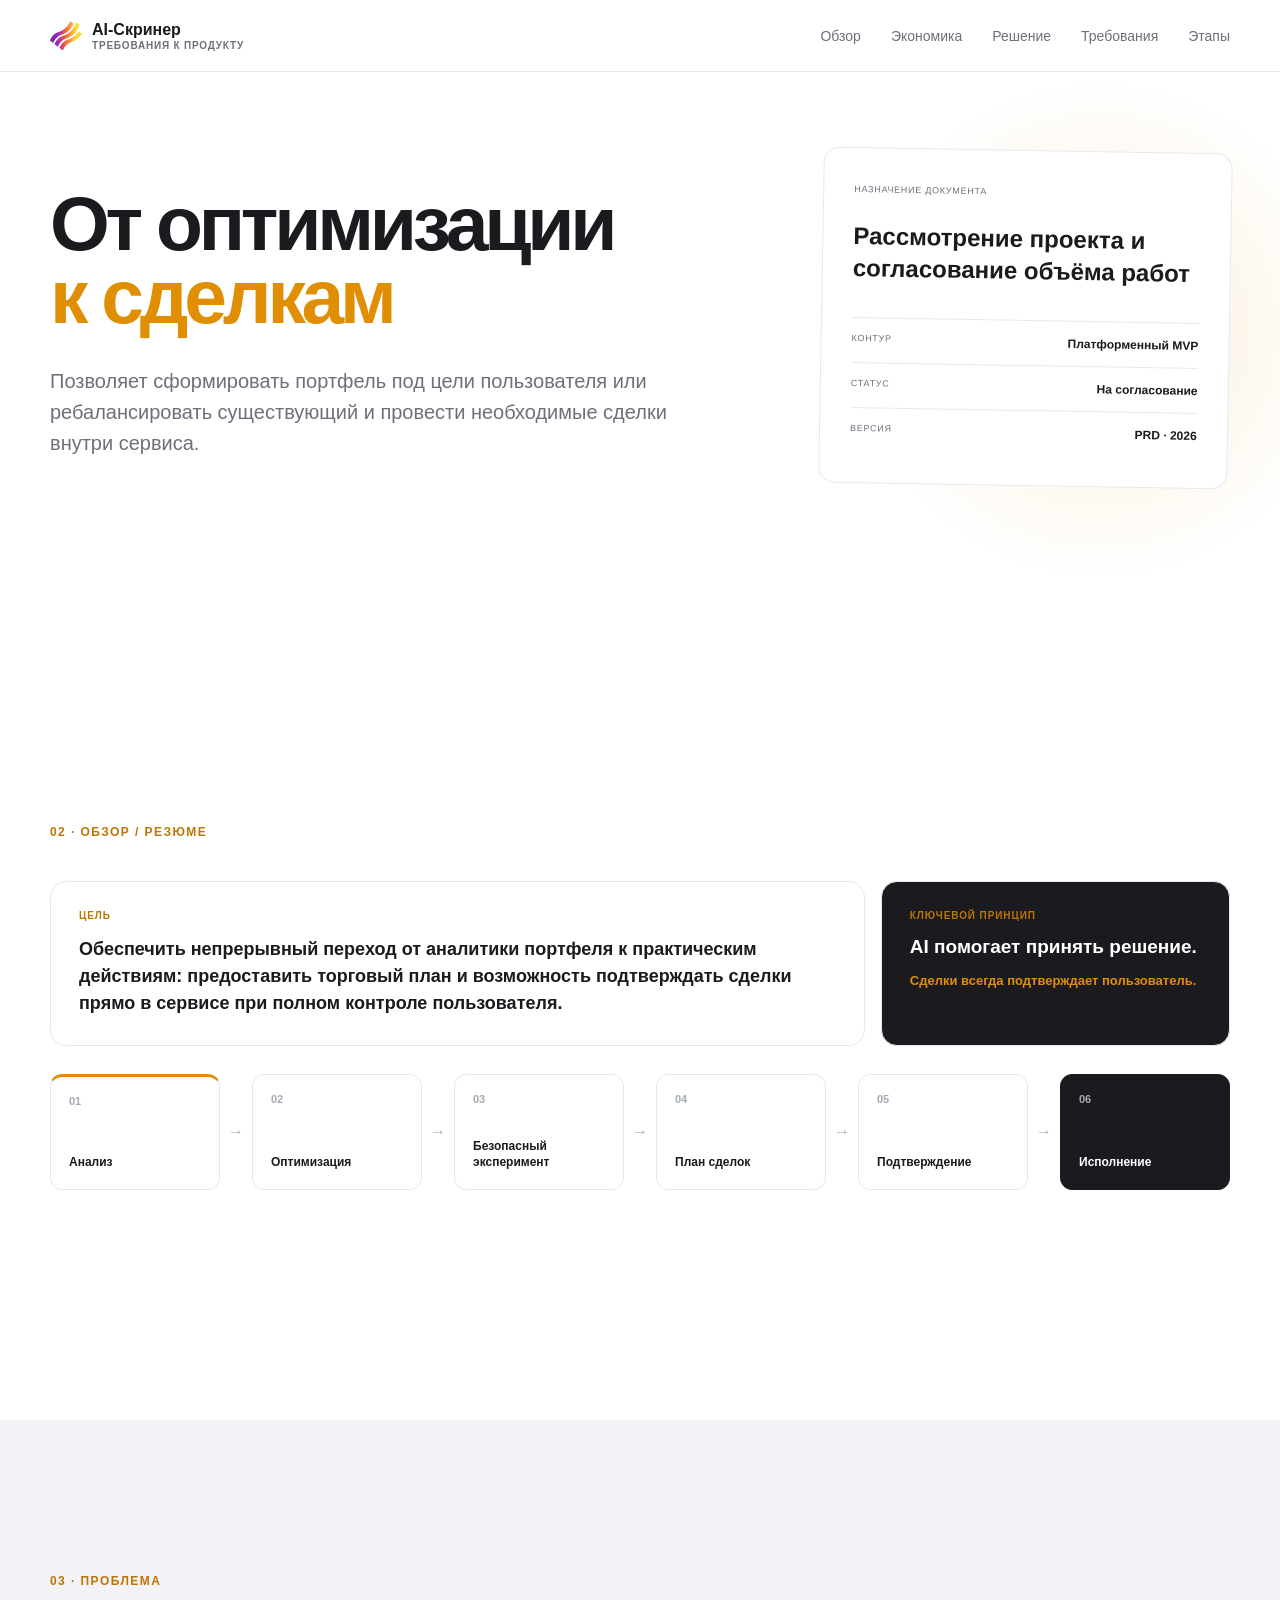
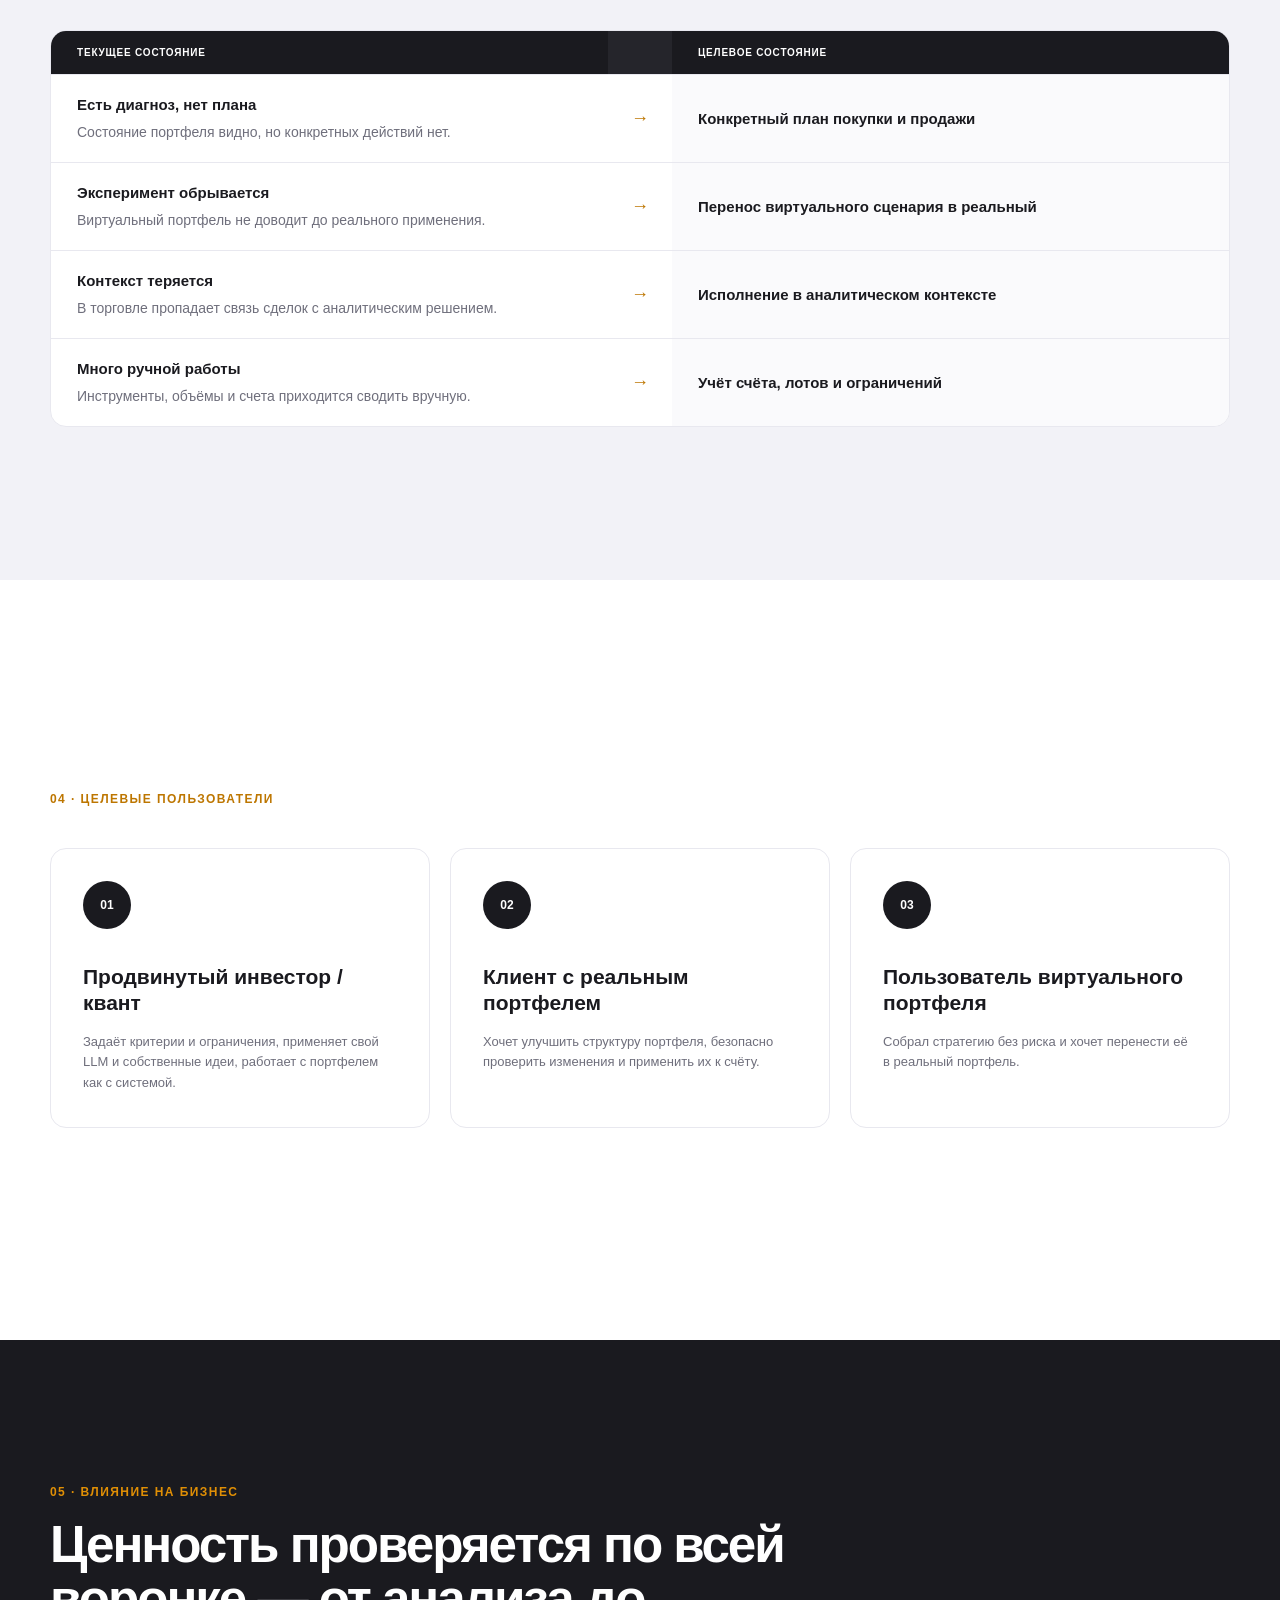
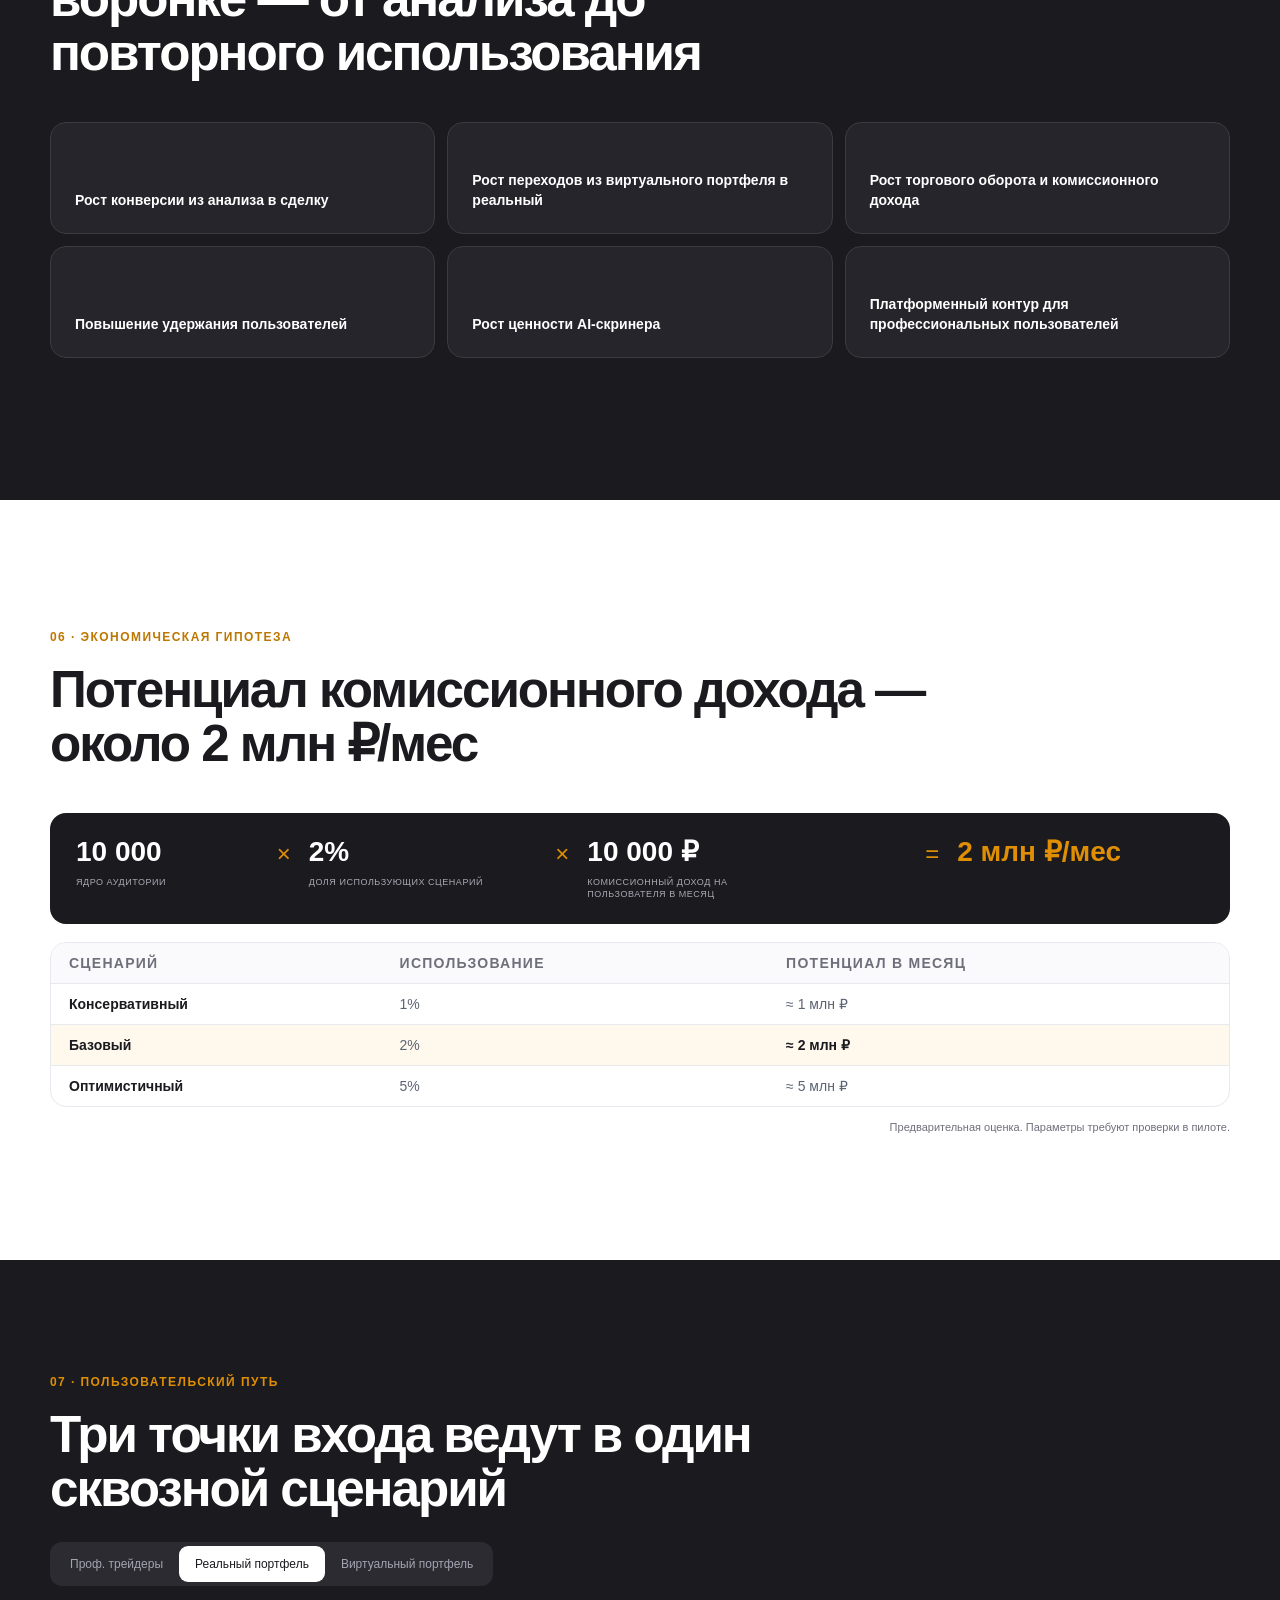
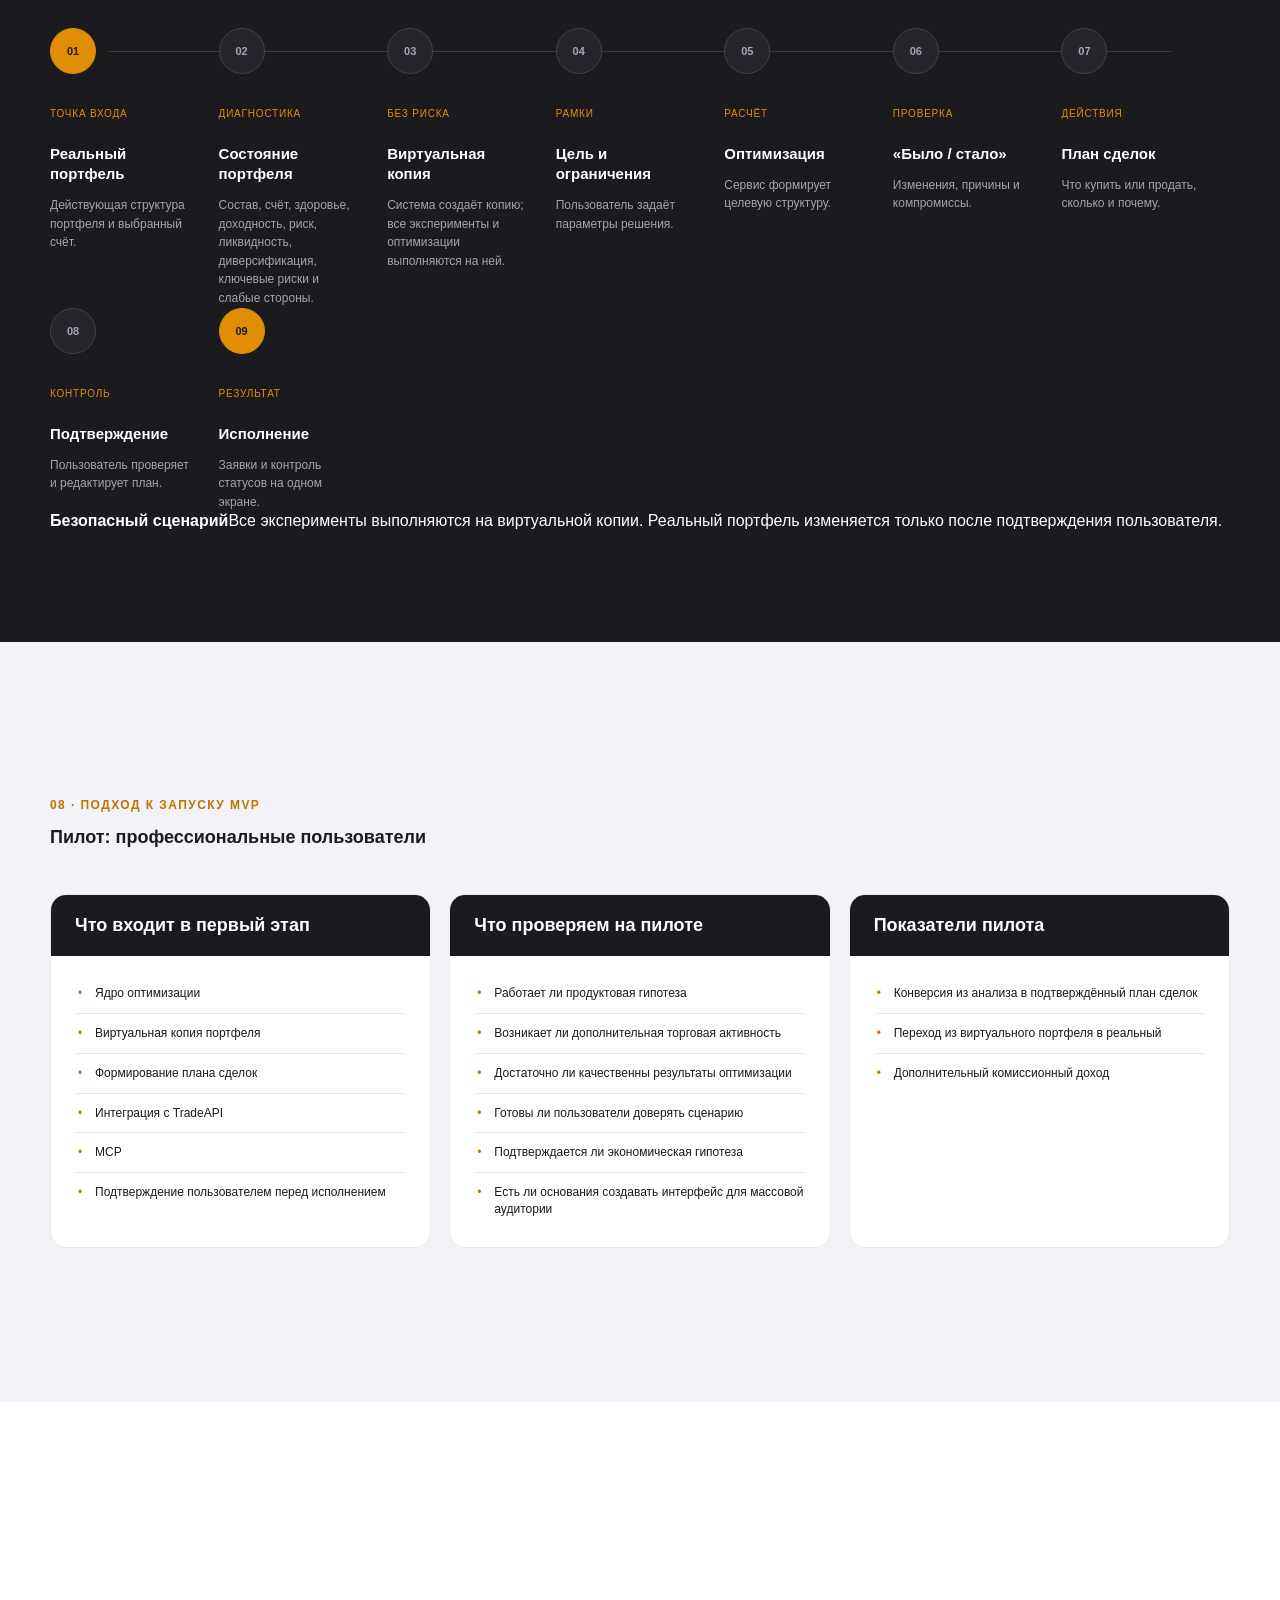
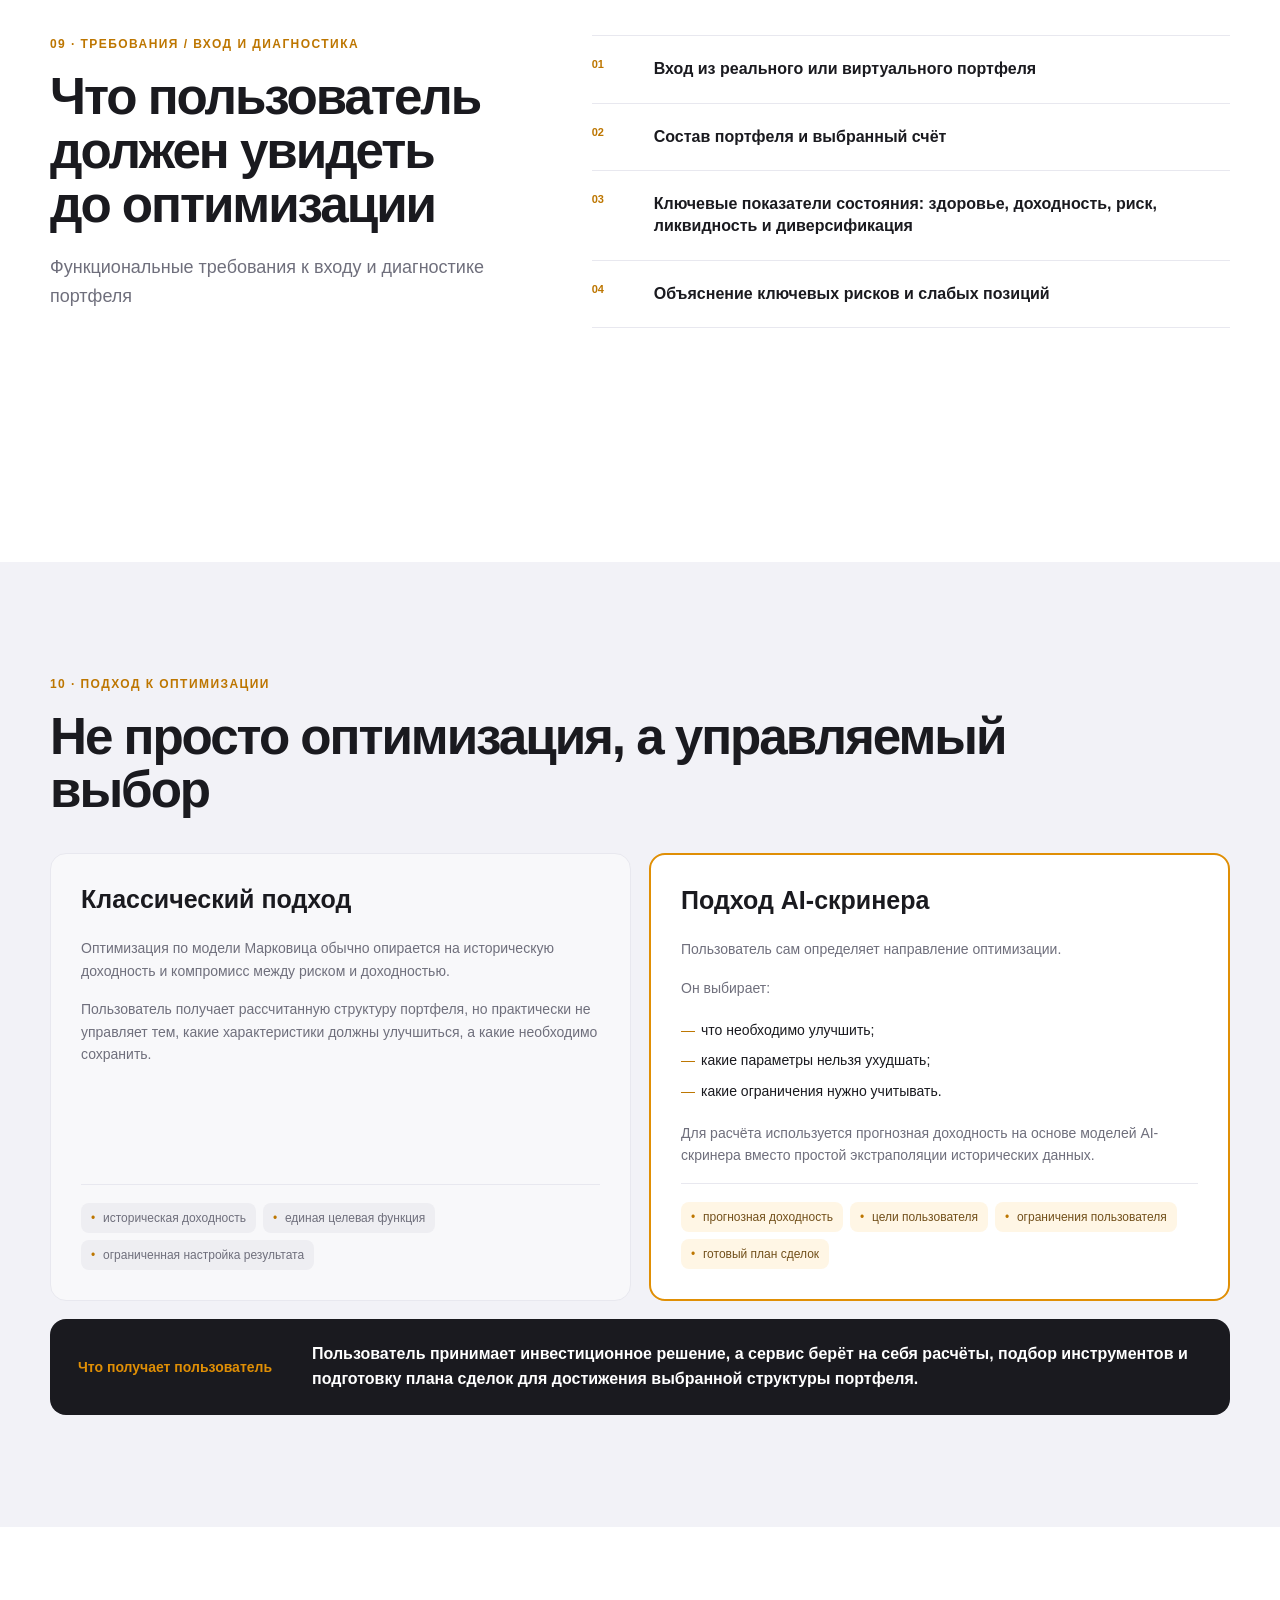
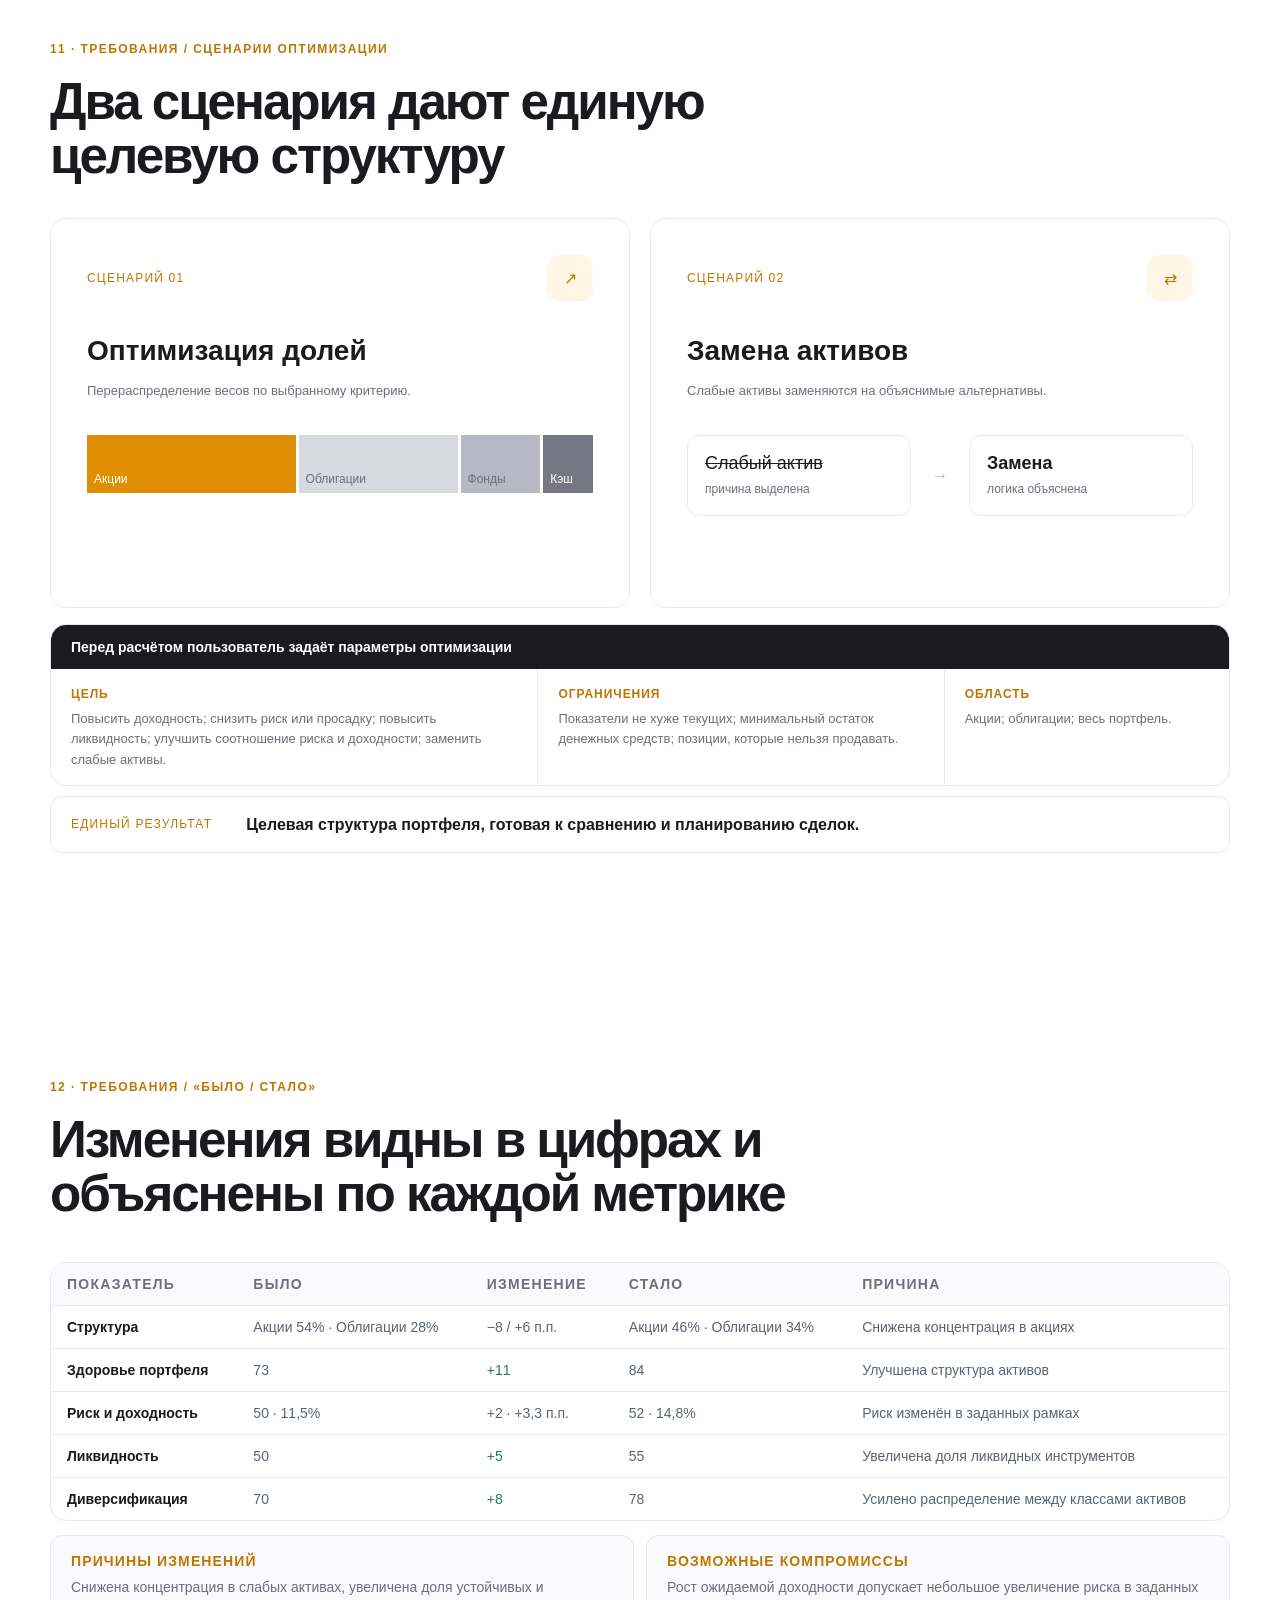
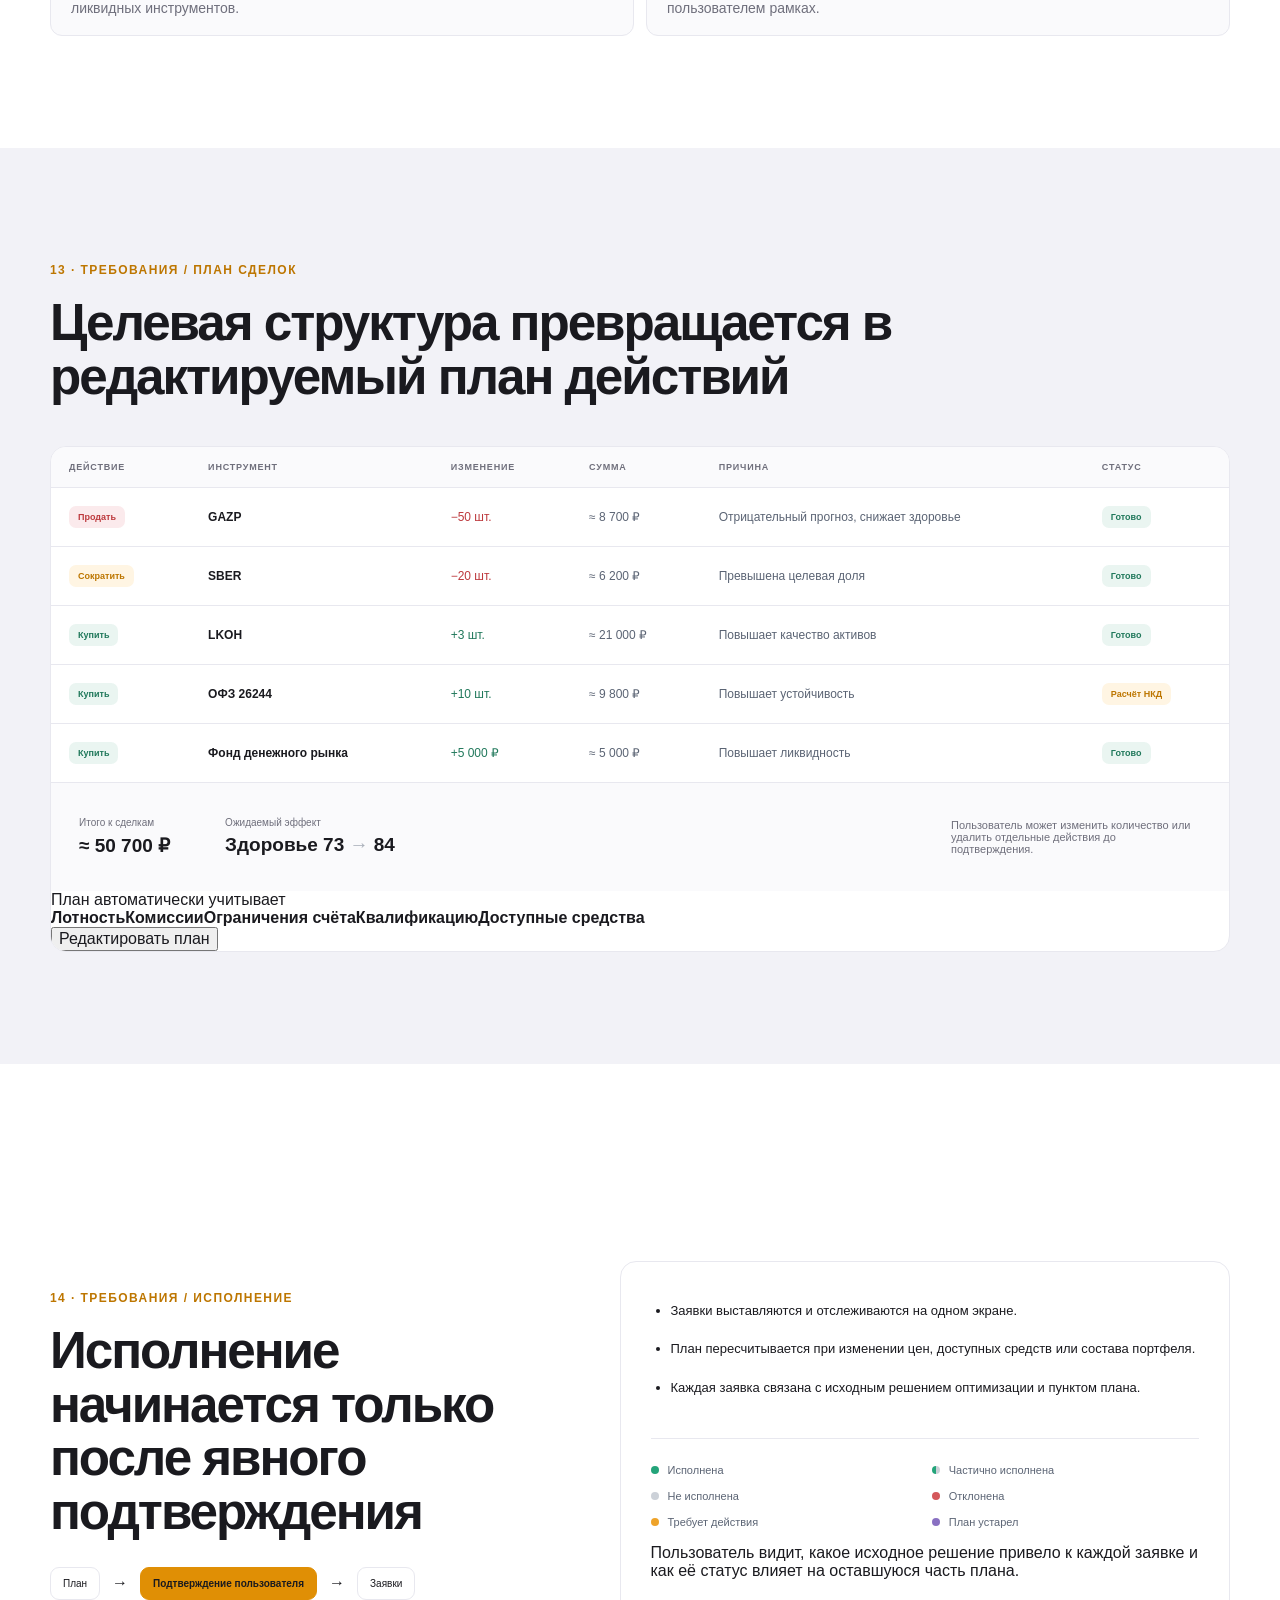
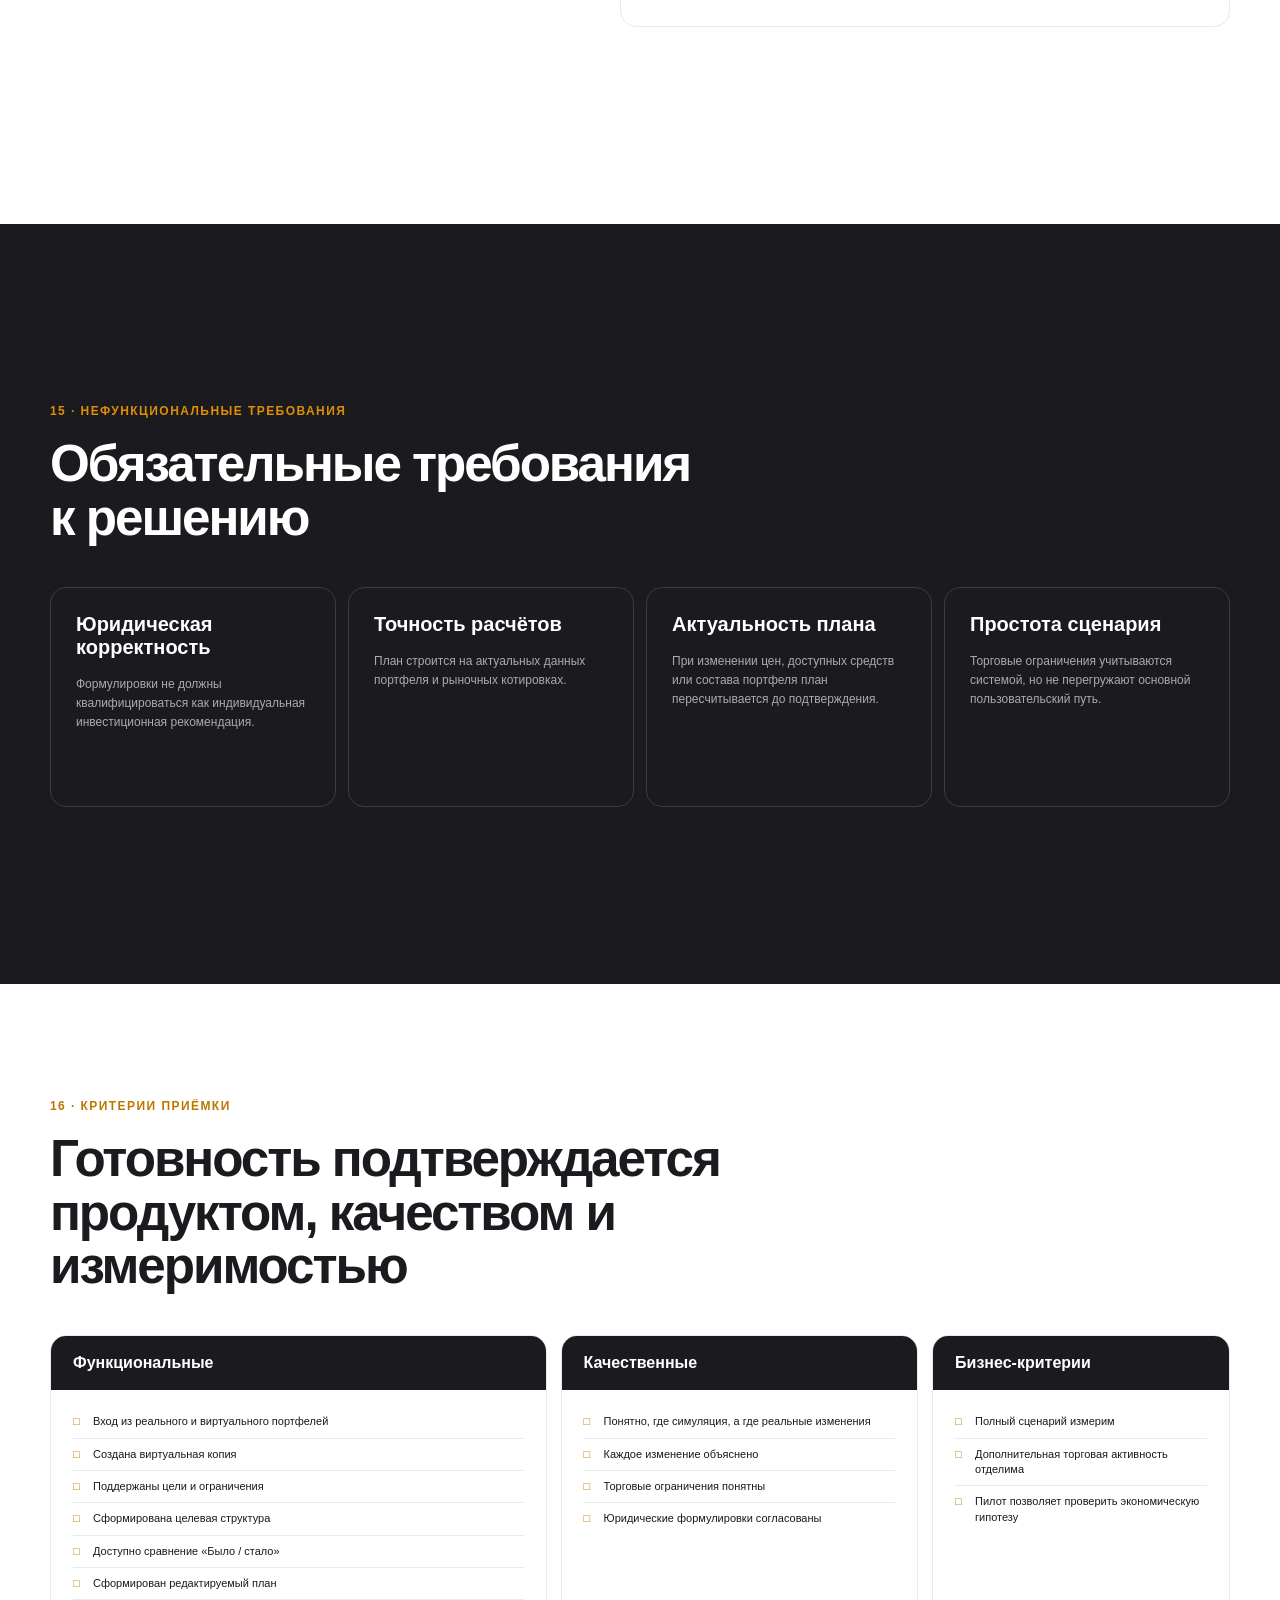
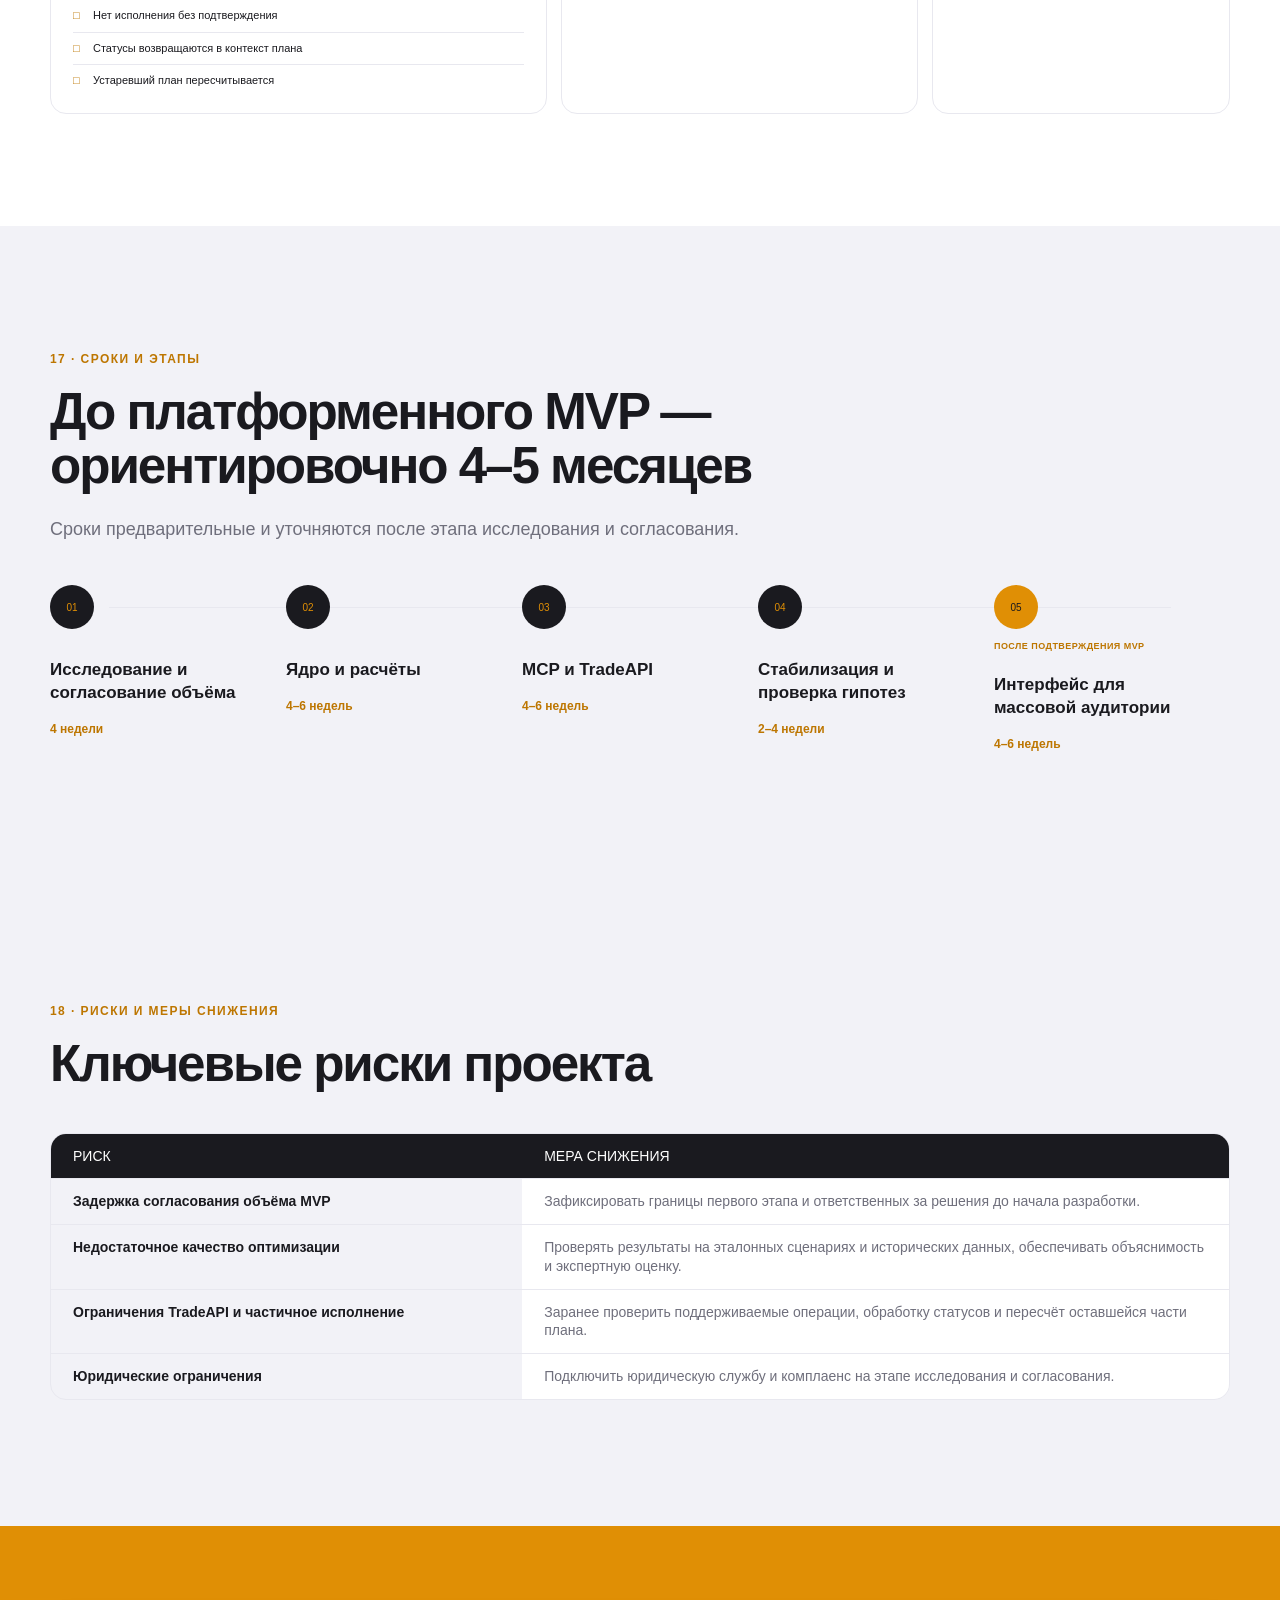
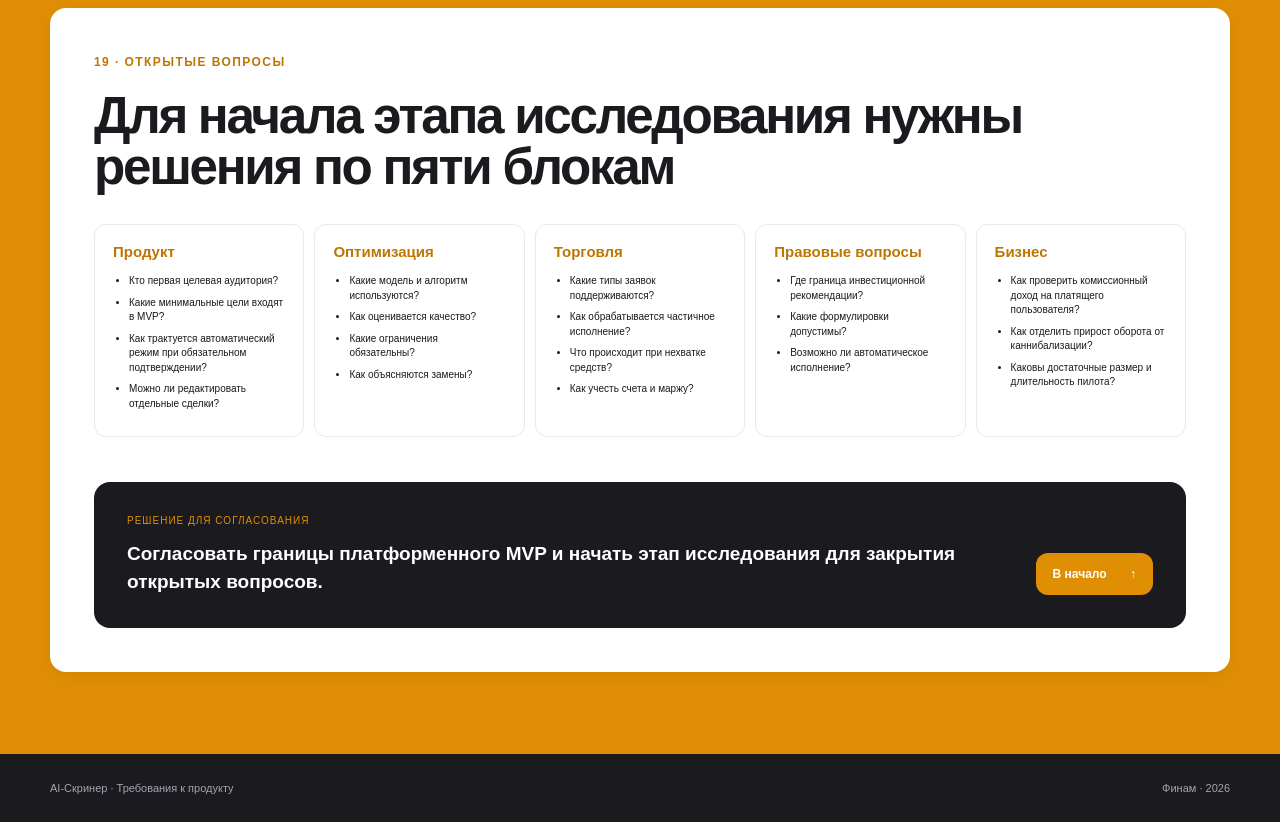
<file: prd/index.html>
<!doctype html>
<html lang="ru">
<head>
  <meta charset="UTF-8">
  <meta name="viewport" content="width=device-width, initial-scale=1.0">
  <meta name="description" content="PRD: оптимизация и синхронизация портфеля в AI-Скринере Финам.">
  <title>PRD · Оптимизация и синхронизация портфеля</title>
  <link rel="icon" href="../assets/finam-logo.ico">
  <link rel="stylesheet" href="../styles.css">
  <link rel="stylesheet" href="prd.css">
</head>
<body class="prd-page">
  <header class="topbar" data-topbar>
    <a class="brand" href="#cover" aria-label="В начало PRD">
      <span class="brand-mark"><img src="../assets/finam-logo.ico" alt=""></span>
      <span>AI-Скринер <small>Требования к продукту</small></span>
    </a>
    <nav class="nav" aria-label="Навигация по PRD">
      <a href="#summary">Обзор</a>
      <a href="#economics">Экономика</a>
      <a href="#solution">Решение</a>
      <a href="#requirements">Требования</a>
      <a href="#delivery">Этапы</a>
    </nav>
    <button class="nav-toggle" type="button" aria-label="Открыть меню" aria-expanded="false"><span></span><span></span></button>
  </header>

  <main>
    <section class="hero section prd-cover" id="cover" data-slide="01">
      <div class="hero-glow" aria-hidden="true"></div>
      <div class="container cover-grid">
        <div>
          <h1>От оптимизации<br><span>к сделкам</span></h1>
          <p class="hero-copy">Позволяет сформировать портфель под цели пользователя или ребалансировать существующий и провести необходимые сделки внутри сервиса.</p>
        </div>
        <aside class="cover-meta card">
          <span class="meta-label">Назначение документа</span>
          <strong>Рассмотрение проекта и согласование объёма работ</strong>
          <div><span>Контур</span><b>Платформенный MVP</b></div>
          <div><span>Статус</span><b>На согласование</b></div>
          <div><span>Версия</span><b>PRD · 2026</b></div>
        </aside>
      </div>
    </section>

    <section class="section summary-section" id="summary" data-slide="02">
      <div class="container">
        <header class="section-head label-only"><span class="section-number">02 · Обзор / резюме</span></header>
        <div class="summary-grid">
          <article class="statement-block"><span>Цель</span><strong>Обеспечить непрерывный переход от аналитики портфеля к практическим действиям: предоставить торговый план и возможность подтверждать сделки прямо в сервисе при полном контроле пользователя.</strong></article>
          <article class="control-block"><span>Ключевой принцип</span><strong>AI помогает принять решение.</strong><b>Сделки всегда подтверждает пользователь.</b></article>
        </div>
        <div class="flow prd-flow" aria-label="Сквозной сценарий"><div class="flow-step active"><b>01</b><span>Анализ</span></div><i>→</i><div class="flow-step"><b>02</b><span>Оптимизация</span></div><i>→</i><div class="flow-step"><b>03</b><span>Безопасный эксперимент</span></div><i>→</i><div class="flow-step"><b>04</b><span>План сделок</span></div><i>→</i><div class="flow-step"><b>05</b><span>Подтверждение</span></div><i>→</i><div class="flow-step final"><b>06</b><span>Исполнение</span></div></div>
      </div>
    </section>

    <section class="section section-tint" id="problem" data-slide="03">
      <div class="container">
        <header class="section-head label-only"><span class="section-number">03 · Проблема</span></header>
        <div class="state-comparison" aria-label="Сопоставление текущего и целевого состояния">
          <div class="comparison-head"><span>Текущее состояние</span><i></i><span>Целевое состояние</span></div>
          <article><div class="current-cell"><strong>Есть диагноз, нет плана</strong><p>Состояние портфеля видно, но конкретных действий нет.</p></div><i>→</i><strong>Конкретный план покупки и продажи</strong></article>
          <article><div class="current-cell"><strong>Эксперимент обрывается</strong><p>Виртуальный портфель не доводит до реального применения.</p></div><i>→</i><strong>Перенос виртуального сценария в реальный</strong></article>
          <article><div class="current-cell"><strong>Контекст теряется</strong><p>В торговле пропадает связь сделок с аналитическим решением.</p></div><i>→</i><strong>Исполнение в аналитическом контексте</strong></article>
          <article><div class="current-cell"><strong>Много ручной работы</strong><p>Инструменты, объёмы и счета приходится сводить вручную.</p></div><i>→</i><strong>Учёт счёта, лотов и ограничений</strong></article>
        </div>
      </div>
    </section>

    <section class="section" id="users" data-slide="04">
      <div class="container">
        <header class="section-head label-only"><span class="section-number">04 · Целевые пользователи</span></header>
        <div class="three-grid target-users">
          <article class="audience-card"><div class="avatar">01</div><h3>Продвинутый инвестор / квант</h3><p>Задаёт критерии и ограничения, применяет свой LLM и собственные идеи, работает с портфелем как с системой.</p></article>
          <article class="audience-card"><div class="avatar">02</div><h3>Клиент с реальным портфелем</h3><p>Хочет улучшить структуру портфеля, безопасно проверить изменения и применить их к счёту.</p></article>
          <article class="audience-card"><div class="avatar">03</div><h3>Пользователь виртуального портфеля</h3><p>Собрал стратегию без риска и хочет перенести её в реальный портфель.</p></article>
        </div>
      </div>
    </section>

    <section class="section dark-section" id="business" data-slide="05">
      <div class="container">
        <header class="section-head"><span class="section-number">05 · Влияние на бизнес</span><h2>Ценность проверяется по всей воронке — от анализа до повторного использования</h2></header>
        <div class="business-effects"><span>Рост конверсии из анализа в сделку</span><span>Рост переходов из виртуального портфеля в реальный</span><span>Рост торгового оборота и комиссионного дохода</span><span>Повышение удержания пользователей</span><span>Рост ценности AI-скринера</span><span>Платформенный контур для профессиональных пользователей</span></div>
      </div>
    </section>

    <section class="section economics-hero" id="economics" data-slide="06">
      <div class="container">
        <header class="section-head"><span class="section-number">06 · Экономическая гипотеза</span><h2>Потенциал комиссионного дохода —<br><span class="nowrap">около 2&nbsp;млн&nbsp;₽/мес</span></h2></header>
        <div class="economic-formula" aria-label="10 000 умножить на 2 процента умножить на 10 000 рублей равно 2 миллиона рублей в месяц"><div class="formula-line"><span><b>10&nbsp;000</b><small>Ядро аудитории</small></span><i>×</i><span><b>2%</b><small>Доля использующих сценарий</small></span><i>×</i><span><b>10&nbsp;000&nbsp;₽</b><small>Комиссионный доход на пользователя в&nbsp;месяц</small></span><i>=</i><strong>2&nbsp;млн&nbsp;₽/мес</strong></div></div>
        <div class="scenario-table table-card economic-table"><div class="table-scroll"><table><thead><tr><th>Сценарий</th><th>Использование</th><th>Потенциал в месяц</th></tr></thead><tbody><tr><td><b>Консервативный</b></td><td>1%</td><td>≈ 1 млн ₽</td></tr><tr class="base-row"><td><b>Базовый</b></td><td>2%</td><td><b>≈ 2 млн ₽</b></td></tr><tr><td><b>Оптимистичный</b></td><td>5%</td><td>≈ 5 млн ₽</td></tr></tbody></table></div></div>
        <p class="economic-note">Предварительная оценка. Параметры требуют проверки в пилоте.</p>
      </div>
    </section>

    <section class="section dark-section" id="solution" data-slide="07">
      <div class="container">
        <header class="section-head journey-head"><span class="section-number">07 · Пользовательский путь</span><h2>Три точки входа ведут в&nbsp;один сквозной сценарий</h2><div class="segmented" role="group" aria-label="Тип сценария"><button data-mode="quant">Проф. трейдеры</button><button class="active" data-mode="real">Реальный портфель</button><button data-mode="virtual">Виртуальный портфель</button></div></header>
        <div class="timeline timeline-journey prd-journey" data-timeline data-timeline-default>
          <article><b>01</b><div><span class="question">Точка входа</span><h3 data-real="Реальный портфель" data-virtual="Виртуальный портфель" data-quant="Собственный LLM и идеи">Реальный портфель</h3><p data-real="Действующая структура портфеля и выбранный счёт." data-virtual="Стратегия, собранная и проверенная без риска." data-quant="Собственные критерии, ограничения и аналитический процесс.">Действующая структура портфеля и выбранный счёт.</p></div></article>
          <article><b>02</b><div><span class="question">Диагностика</span><h3>Состояние портфеля</h3><p>Состав, счёт, здоровье, доходность, риск, ликвидность, диверсификация, ключевые риски и слабые стороны.</p></div></article>
          <article><b>03</b><div><span class="question">Без риска</span><h3>Виртуальная копия</h3><p>Система создаёт копию; все эксперименты и оптимизации выполняются на ней.</p></div></article>
          <article><b>04</b><div><span class="question">Рамки</span><h3>Цель и ограничения</h3><p>Пользователь задаёт параметры решения.</p></div></article>
          <article><b>05</b><div><span class="question">Расчёт</span><h3>Оптимизация</h3><p>Сервис формирует целевую структуру.</p></div></article>
          <article><b>06</b><div><span class="question">Проверка</span><h3>«Было / стало»</h3><p>Изменения, причины и компромиссы.</p></div></article>
          <article><b>07</b><div><span class="question">Действия</span><h3>План сделок</h3><p>Что купить или продать, сколько и почему.</p></div></article>
          <article><b>08</b><div><span class="question">Контроль</span><h3>Подтверждение</h3><p>Пользователь проверяет и редактирует план.</p></div></article>
          <article><b>09</b><div><span class="question">Результат</span><h3>Исполнение</h3><p>Заявки и контроль статусов на одном экране.</p></div></article>
        </div>
        <div class="timeline timeline-quant prd-quant" data-timeline data-timeline-quant hidden>
          <article><b>01</b><div><span class="question">Как встроить в&nbsp;свой процесс?</span><h3>Настраивает n8n под свои задачи</h3><p>Использует MCP Скринера и собирает собственный процесс работы с&nbsp;портфелем.</p></div></article>
          <article><b>02</b><div><span class="question">Чем дополнить модель?</span><h3>Добавляет собственную аналитику</h3><p>Например, подключает анализ новостного фона и другие внешние источники данных.</p></div></article>
          <article><b>03</b><div><span class="question">Как автоматизировать процесс?</span><h3>Устанавливает расписание</h3><p>Автоматизирует запуск анализа и ребалансировку портфеля.</p></div></article>
        </div>
        <div class="journey-note"><b>Безопасный сценарий</b><span>Все эксперименты выполняются на виртуальной копии. Реальный портфель изменяется только после подтверждения пользователя.</span></div>
      </div>
    </section>

    <section class="section section-tint" id="mvp-strategy" data-slide="08">
      <div class="container">
        <header class="section-head mvp-head"><span class="section-number">08 · Подход к запуску MVP</span><p>Пилот: профессиональные пользователи</p></header>
        <div class="mvp-strategy-grid">
          <article><header>Что входит в первый этап</header><ul><li>Ядро оптимизации</li><li>Виртуальная копия портфеля</li><li>Формирование плана сделок</li><li>Интеграция с TradeAPI</li><li>MCP</li><li>Подтверждение пользователем перед исполнением</li></ul></article>
          <article><header>Что проверяем на пилоте</header><ul><li>Работает ли продуктовая гипотеза</li><li>Возникает ли дополнительная торговая активность</li><li>Достаточно ли качественны результаты оптимизации</li><li>Готовы ли пользователи доверять сценарию</li><li>Подтверждается ли экономическая гипотеза</li><li>Есть ли основания создавать интерфейс для массовой аудитории</li></ul></article>
          <article><header>Показатели пилота</header><ul><li>Конверсия из анализа в подтверждённый план сделок</li><li>Переход из виртуального портфеля в реальный</li><li>Дополнительный комиссионный доход</li></ul></article>
        </div>
      </div>
    </section>

    <section class="section" id="requirements" data-slide="09">
      <div class="container req-layout"><header class="section-head"><span class="section-number">09 · Требования / вход и диагностика</span><h2>Что пользователь должен увидеть до&nbsp;оптимизации</h2><p>Функциональные требования к&nbsp;входу и&nbsp;диагностике портфеля</p></header><div class="req-list"><article><span>Вход из реального или виртуального портфеля</span></article><article><span>Состав портфеля и выбранный счёт</span></article><article><span>Ключевые показатели состояния: здоровье, доходность, риск, ликвидность и диверсификация</span></article><article><span>Объяснение ключевых рисков и слабых позиций</span></article></div></div>
    </section>

    <section class="section section-tint guided-choice" id="guided-choice" data-slide="10">
      <div class="container">
        <header class="section-head"><span class="section-number">10 · Подход к оптимизации</span><h2>Не просто оптимизация, а&nbsp;управляемый выбор</h2></header>
        <div class="choice-grid">
          <article class="choice-card classic-choice">
            <h3>Классический подход</h3>
            <p>Оптимизация по модели Марковица обычно опирается на историческую доходность и компромисс между риском и доходностью.</p>
            <p>Пользователь получает рассчитанную структуру портфеля, но практически не управляет тем, какие характеристики должны улучшиться, а какие необходимо сохранить.</p>
            <ul class="choice-tags"><li>историческая доходность</li><li>единая целевая функция</li><li>ограниченная настройка результата</li></ul>
          </article>
          <article class="choice-card ai-choice">
            <h3>Подход AI-скринера</h3>
            <p>Пользователь сам определяет направление оптимизации.</p>
            <p>Он выбирает:</p>
            <ul><li>что необходимо улучшить;</li><li>какие параметры нельзя ухудшать;</li><li>какие ограничения нужно учитывать.</li></ul>
            <p>Для расчёта используется прогнозная доходность на основе моделей AI-скринера вместо простой экстраполяции исторических данных.</p>
            <ul class="choice-tags"><li>прогнозная доходность</li><li>цели пользователя</li><li>ограничения пользователя</li><li>готовый план сделок</li></ul>
          </article>
        </div>
        <div class="choice-conclusion"><span>Что получает пользователь</span><strong>Пользователь принимает инвестиционное решение, а сервис берёт на себя расчёты, подбор инструментов и подготовку плана сделок для достижения выбранной структуры портфеля.</strong></div>
      </div>
    </section>

    <section class="section" id="scenarios" data-slide="11">
      <div class="container"><header class="section-head"><span class="section-number">11 · Требования / сценарии оптимизации</span><h2>Два сценария дают единую целевую структуру</h2></header><div class="scenario-grid"><article class="scenario-card"><div class="scenario-top"><span>Сценарий 01</span><i>↗</i></div><h3>Оптимизация долей</h3><p>Перераспределение весов по выбранному критерию.</p><div class="allocation"><span style="--w:42%">Акции</span><span style="--w:32%">Облигации</span><span style="--w:16%">Фонды</span><span style="--w:10%">Кэш</span></div></article><article class="scenario-card"><div class="scenario-top"><span>Сценарий 02</span><i>⇄</i></div><h3>Замена активов</h3><p>Слабые активы заменяются на объяснимые альтернативы.</p><div class="swap"><div><s>Слабый актив</s><small>причина выделена</small></div><i>→</i><div><b>Замена</b><small>логика объяснена</small></div></div></article></div><div class="optimization-params"><span>Перед расчётом пользователь задаёт параметры оптимизации</span><div><article><b>Цель</b><p>Повысить доходность; снизить риск или просадку; повысить ликвидность; улучшить соотношение риска и доходности; заменить слабые активы.</p></article><article><b>Ограничения</b><p>Показатели не хуже текущих; минимальный остаток денежных средств; позиции, которые нельзя продавать.</p></article><article><b>Область</b><p>Акции; облигации; весь портфель.</p></article></div></div><div class="shared-result"><span>Единый результат</span><strong>Целевая структура портфеля, готовая к сравнению и планированию сделок.</strong></div></div>
    </section>

    <section class="section" id="comparison" data-slide="12">
      <div class="container"><header class="section-head"><span class="section-number">12 · Требования / «Было / стало»</span><h2>Изменения видны в цифрах и объяснены по каждой метрике</h2></header><div class="comparison-table table-card"><div class="table-scroll"><table><thead><tr><th>Показатель</th><th>Было</th><th>Изменение</th><th>Стало</th><th>Причина</th></tr></thead><tbody><tr><td><b>Структура</b></td><td>Акции 54% · Облигации 28%</td><td>−8 / +6 п.п.</td><td>Акции 46% · Облигации 34%</td><td>Снижена концентрация в акциях</td></tr><tr><td><b>Здоровье портфеля</b></td><td>73</td><td class="positive">+11</td><td>84</td><td>Улучшена структура активов</td></tr><tr><td><b>Риск и доходность</b></td><td>50 · 11,5%</td><td>+2 · +3,3 п.п.</td><td>52 · 14,8%</td><td>Риск изменён в заданных рамках</td></tr><tr><td><b>Ликвидность</b></td><td>50</td><td class="positive">+5</td><td>55</td><td>Увеличена доля ликвидных инструментов</td></tr><tr><td><b>Диверсификация</b></td><td>70</td><td class="positive">+8</td><td>78</td><td>Усилено распределение между классами активов</td></tr></tbody></table></div></div><div class="comparison-notes"><article><span>Причины изменений</span><p>Снижена концентрация в слабых активах, увеличена доля устойчивых и ликвидных инструментов.</p></article><article><span>Возможные компромиссы</span><p>Рост ожидаемой доходности допускает небольшое увеличение риска в заданных пользователем рамках.</p></article></div></div>
    </section>

    <section class="section section-tint" id="trade-plan" data-slide="13">
      <div class="container"><header class="section-head"><span class="section-number">13 · Требования / план сделок</span><h2>Целевая структура превращается в редактируемый план действий</h2></header><div class="table-card"><div class="table-scroll"><table><thead><tr><th>Действие</th><th>Инструмент</th><th>Изменение</th><th>Сумма</th><th>Причина</th><th>Статус</th></tr></thead><tbody><tr><td><span class="action sell">Продать</span></td><td><b>GAZP</b></td><td class="negative">−50 шт.</td><td>≈ 8 700 ₽</td><td>Отрицательный прогноз, снижает здоровье</td><td><span class="status ready">Готово</span></td></tr><tr><td><span class="action reduce">Сократить</span></td><td><b>SBER</b></td><td class="negative">−20 шт.</td><td>≈ 6 200 ₽</td><td>Превышена целевая доля</td><td><span class="status ready">Готово</span></td></tr><tr><td><span class="action buy">Купить</span></td><td><b>LKOH</b></td><td class="positive">+3 шт.</td><td>≈ 21 000 ₽</td><td>Повышает качество активов</td><td><span class="status ready">Готово</span></td></tr><tr><td><span class="action buy">Купить</span></td><td><b>ОФЗ 26244</b></td><td class="positive">+10 шт.</td><td>≈ 9 800 ₽</td><td>Повышает устойчивость</td><td><span class="status attention">Расчёт НКД</span></td></tr><tr><td><span class="action buy">Купить</span></td><td><b>Фонд денежного рынка</b></td><td class="positive">+5 000 ₽</td><td>≈ 5 000 ₽</td><td>Повышает ликвидность</td><td><span class="status ready">Готово</span></td></tr></tbody></table></div><footer><div><span>Итого к сделкам</span><strong>≈ 50 700 ₽</strong></div><div><span>Ожидаемый эффект</span><strong>Здоровье 73 <i>→</i> 84</strong></div><p>Пользователь может изменить количество или удалить отдельные действия до подтверждения.</p></footer><div class="plan-support"><span>План автоматически учитывает</span><div><b>Лотность</b><b>Комиссии</b><b>Ограничения счёта</b><b>Квалификацию</b><b>Доступные средства</b></div><button type="button">Редактировать план</button></div></div></div>
    </section>

    <section class="section" id="execution" data-slide="14">
      <div class="container exec-grid"><header class="section-head"><span class="section-number">14 · Требования / исполнение</span><h2>Исполнение начинается только после явного подтверждения</h2><div class="confirmation-gate"><span>План</span><i>→</i><b>Подтверждение пользователя</b><i>→</i><span>Заявки</span></div></header><div class="execution-panel"><ul><li>Заявки выставляются и отслеживаются на одном экране.</li><li>План пересчитывается при изменении цен, доступных средств или состава портфеля.</li><li>Каждая заявка связана с исходным решением оптимизации и пунктом плана.</li></ul><div class="status-list"><span><i class="dot green"></i>Исполнена</span><span><i class="dot half"></i>Частично исполнена</span><span><i class="dot gray"></i>Не исполнена</span><span><i class="dot red"></i>Отклонена</span><span><i class="dot orange"></i>Требует действия</span><span><i class="dot purple"></i>План устарел</span></div><p class="decision-link">Пользователь видит, какое исходное решение привело к каждой заявке и как её статус влияет на оставшуюся часть плана.</p></div></div>
    </section>

    <section class="section dark-section" id="non-functional" data-slide="15">
      <div class="container"><header class="section-head"><span class="section-number">15 · Нефункциональные требования</span><h2>Обязательные требования<br>к&nbsp;решению</h2></header><div class="nfr-grid"><article><h3>Юридическая корректность</h3><p>Формулировки не должны квалифицироваться как индивидуальная инвестиционная рекомендация.</p></article><article><h3>Точность расчётов</h3><p>План строится на актуальных данных портфеля и рыночных котировках.</p></article><article><h3>Актуальность плана</h3><p>При изменении цен, доступных средств или состава портфеля план пересчитывается до подтверждения.</p></article><article><h3>Простота сценария</h3><p>Торговые ограничения учитываются системой, но не перегружают основной пользовательский путь.</p></article></div></div>
    </section>

    <section class="section" id="acceptance" data-slide="16">
      <div class="container"><header class="section-head"><span class="section-number">16 · Критерии приёмки</span><h2>Готовность подтверждается продуктом, качеством и измеримостью</h2></header><div class="acceptance-grid"><article><header>Функциональные</header><ul><li>Вход из реального и виртуального портфелей</li><li>Создана виртуальная копия</li><li>Поддержаны цели и ограничения</li><li>Сформирована целевая структура</li><li>Доступно сравнение «Было / стало»</li><li>Сформирован редактируемый план</li><li>Нет исполнения без подтверждения</li><li>Статусы возвращаются в контекст плана</li><li>Устаревший план пересчитывается</li></ul></article><article><header>Качественные</header><ul><li>Понятно, где симуляция, а где реальные изменения</li><li>Каждое изменение объяснено</li><li>Торговые ограничения понятны</li><li>Юридические формулировки согласованы</li></ul></article><article><header>Бизнес-критерии</header><ul><li>Полный сценарий измерим</li><li>Дополнительная торговая активность отделима</li><li>Пилот позволяет проверить экономическую гипотезу</li></ul></article></div></div>
    </section>

    <section class="section section-tint" id="delivery" data-slide="17">
      <div class="container"><header class="section-head"><span class="section-number">17 · Сроки и этапы</span><h2>До платформенного MVP — ориентировочно 4–5 месяцев</h2><p>Сроки предварительные и уточняются после этапа исследования и согласования.</p></header><div class="delivery-timeline five-stage"><article><span>01</span><h3>Исследование и согласование объёма</h3><b>4 недели</b></article><article><span>02</span><h3>Ядро и расчёты</h3><b>4–6 недель</b></article><article><span>03</span><h3>MCP и TradeAPI</h3><b>4–6 недель</b></article><article><span>04</span><h3>Стабилизация и проверка гипотез</h3><b>2–4 недели</b></article><article class="post-mvp"><span>05</span><em>После подтверждения MVP</em><h3>Интерфейс для массовой аудитории</h3><b>4–6 недель</b></article></div></div>
    </section>

    <section class="section section-tint" id="risks" data-slide="18">
      <div class="container"><header class="section-head"><span class="section-number">18 · Риски и меры снижения</span><h2>Ключевые риски проекта</h2></header><div class="risk-matrix"><div class="risk-head"><span>Риск</span><span>Мера снижения</span></div><article><b>Задержка согласования объёма MVP</b><p>Зафиксировать границы первого этапа и ответственных за решения до начала разработки.</p></article><article><b>Недостаточное качество оптимизации</b><p>Проверять результаты на эталонных сценариях и исторических данных, обеспечивать объяснимость и экспертную оценку.</p></article><article><b>Ограничения TradeAPI и частичное исполнение</b><p>Заранее проверить поддерживаемые операции, обработку статусов и пересчёт оставшейся части плана.</p></article><article><b>Юридические ограничения</b><p>Подключить юридическую службу и комплаенс на этапе исследования и согласования.</p></article></div></div>
    </section>

    <section class="section final-section questions-section" id="questions" data-slide="19">
      <div class="container"><div class="final-card"><span class="section-number">19 · Открытые вопросы</span><h2>Для начала этапа исследования нужны решения по пяти блокам</h2><div class="question-groups"><article><h3>Продукт</h3><ul><li>Кто первая целевая аудитория?</li><li>Какие минимальные цели входят в MVP?</li><li>Как трактуется автоматический режим при обязательном подтверждении?</li><li>Можно ли редактировать отдельные сделки?</li></ul></article><article><h3>Оптимизация</h3><ul><li>Какие модель и алгоритм используются?</li><li>Как оценивается качество?</li><li>Какие ограничения обязательны?</li><li>Как объясняются замены?</li></ul></article><article><h3>Торговля</h3><ul><li>Какие типы заявок поддерживаются?</li><li>Как обрабатывается частичное исполнение?</li><li>Что происходит при нехватке средств?</li><li>Как учесть счета и маржу?</li></ul></article><article><h3>Правовые вопросы</h3><ul><li>Где граница инвестиционной рекомендации?</li><li>Какие формулировки допустимы?</li><li>Возможно ли автоматическое исполнение?</li></ul></article><article><h3>Бизнес</h3><ul><li>Как проверить комиссионный доход на платящего пользователя?</li><li>Как отделить прирост оборота от каннибализации?</li><li>Каковы достаточные размер и длительность пилота?</li></ul></article></div><div class="decision"><span>Решение для согласования</span><strong>Согласовать границы платформенного MVP и начать этап исследования для закрытия открытых вопросов.</strong><a href="#cover">В начало <i>↑</i></a></div></div></div>
    </section>
  </main>
  <footer class="footer"><div class="container"><span>AI-Скринер · Требования к продукту</span><span>Финам · 2026</span></div></footer>
  <script src="../main.js"></script>
</body>
</html>
</file>
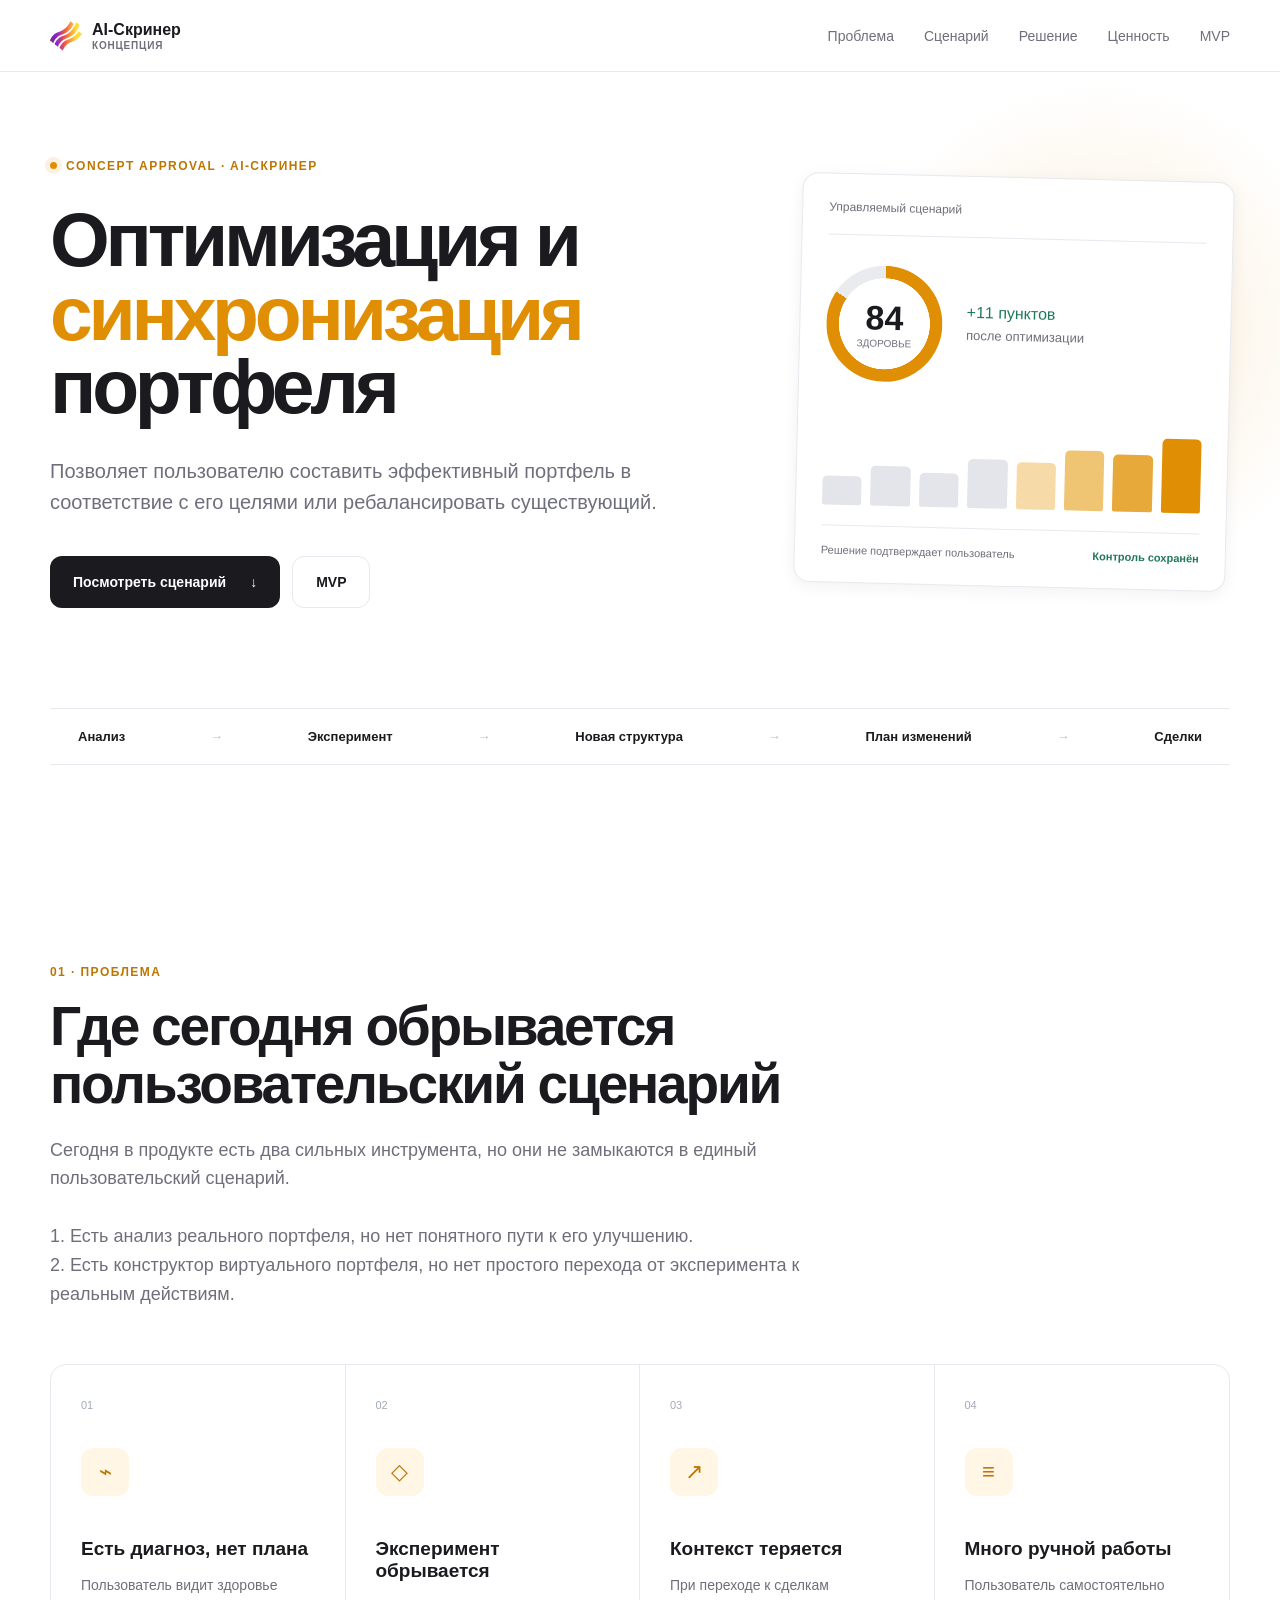
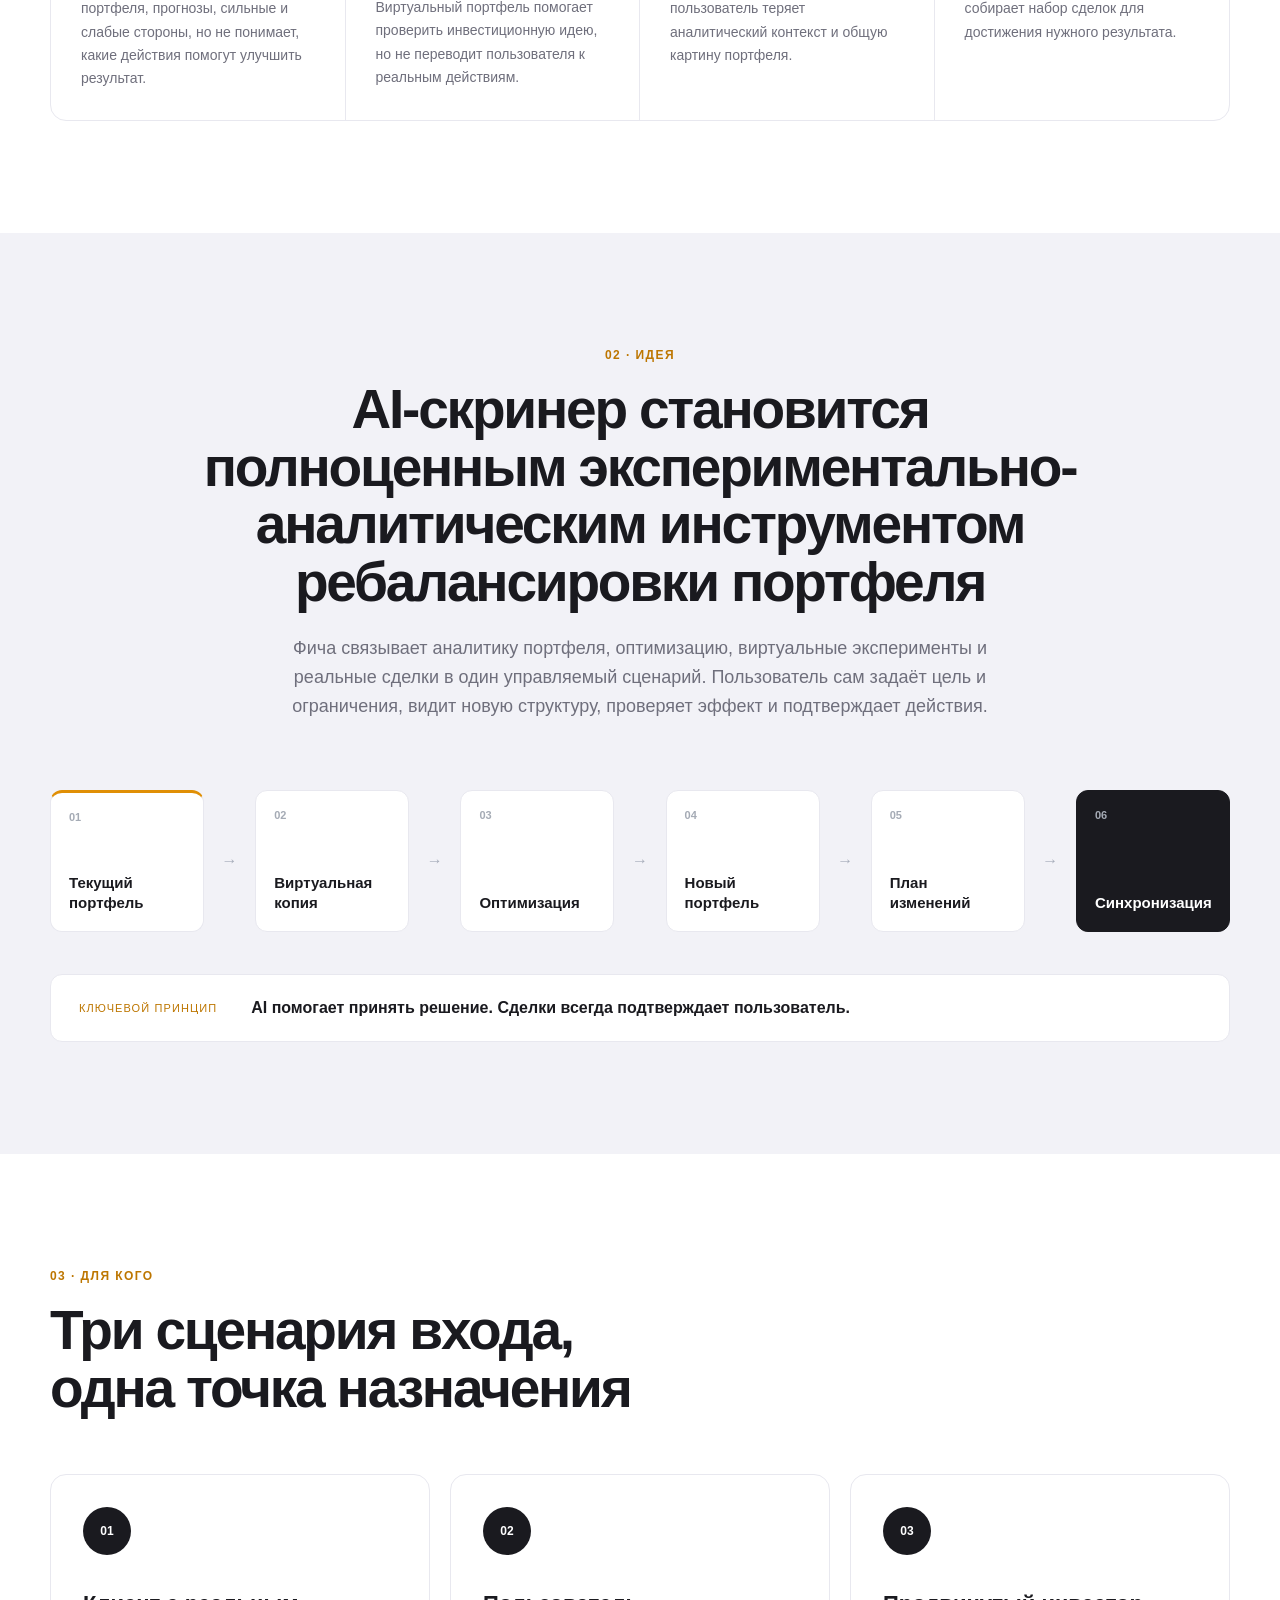
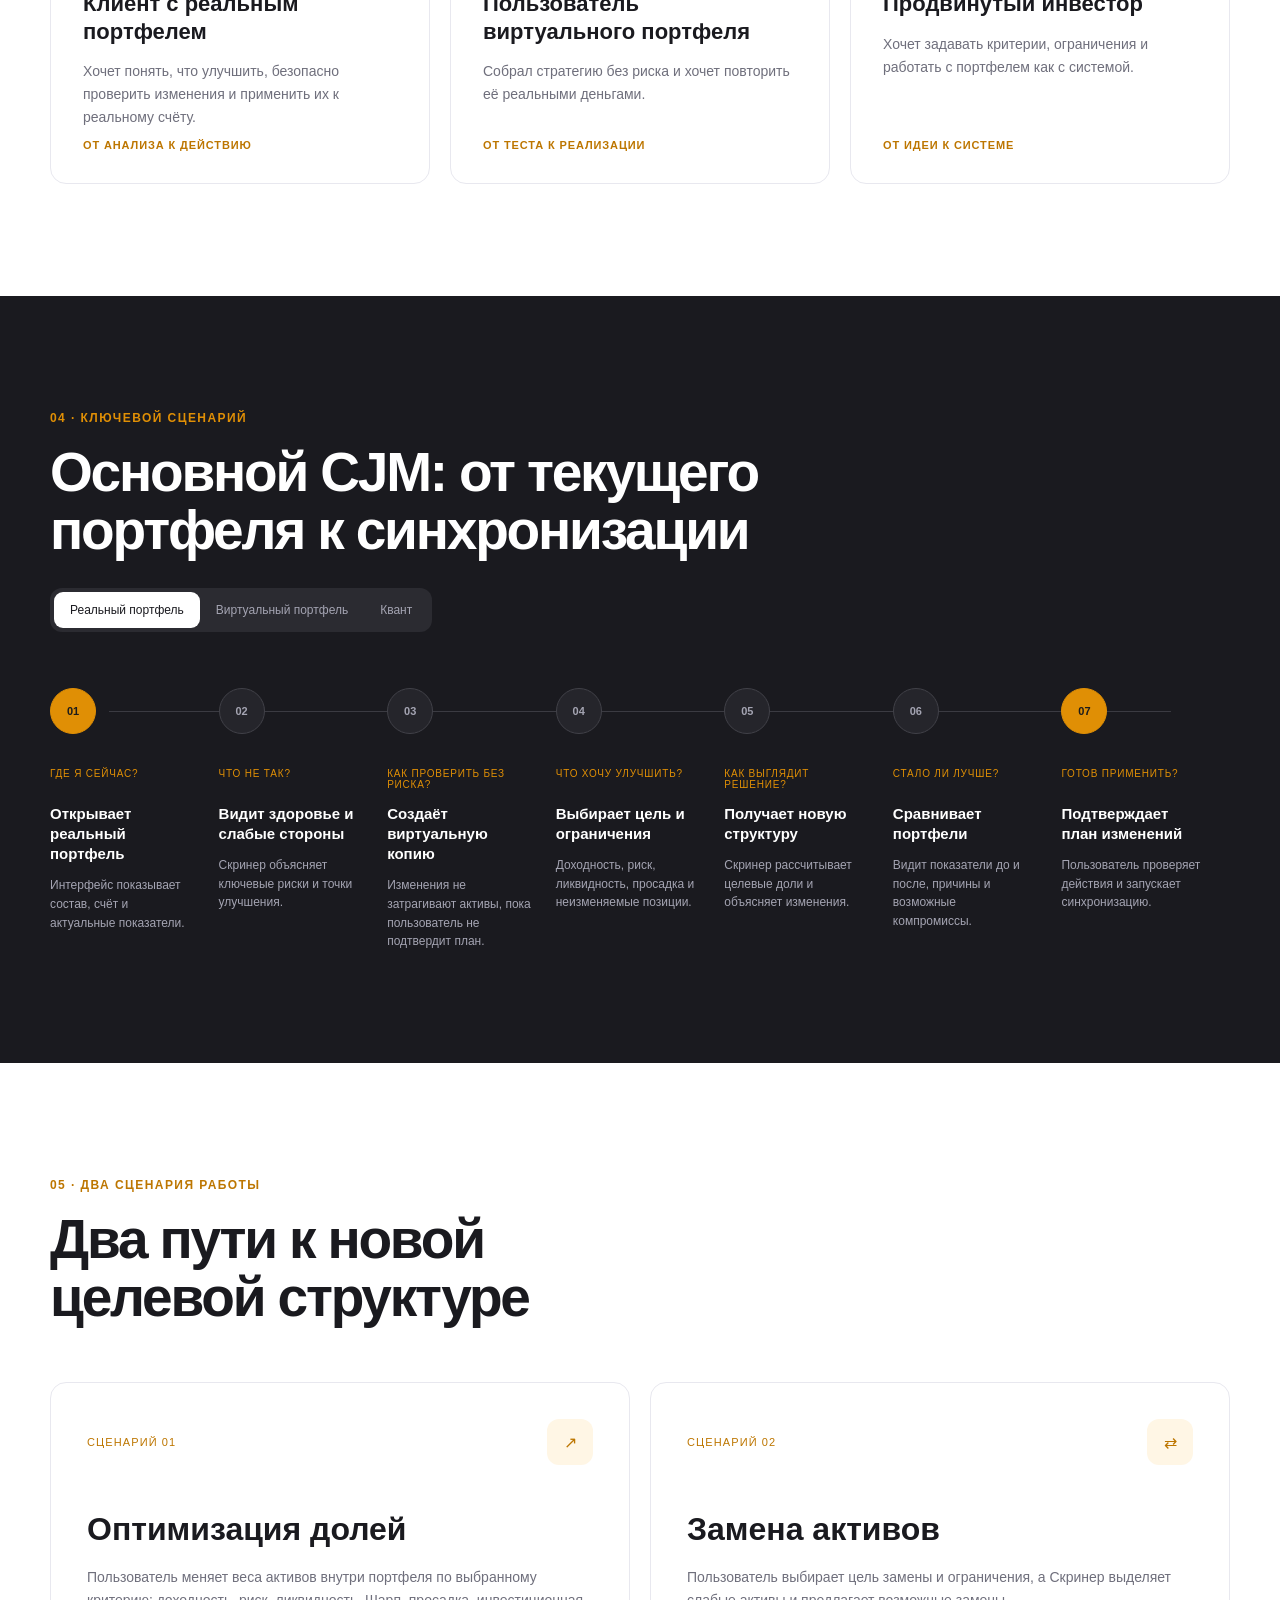
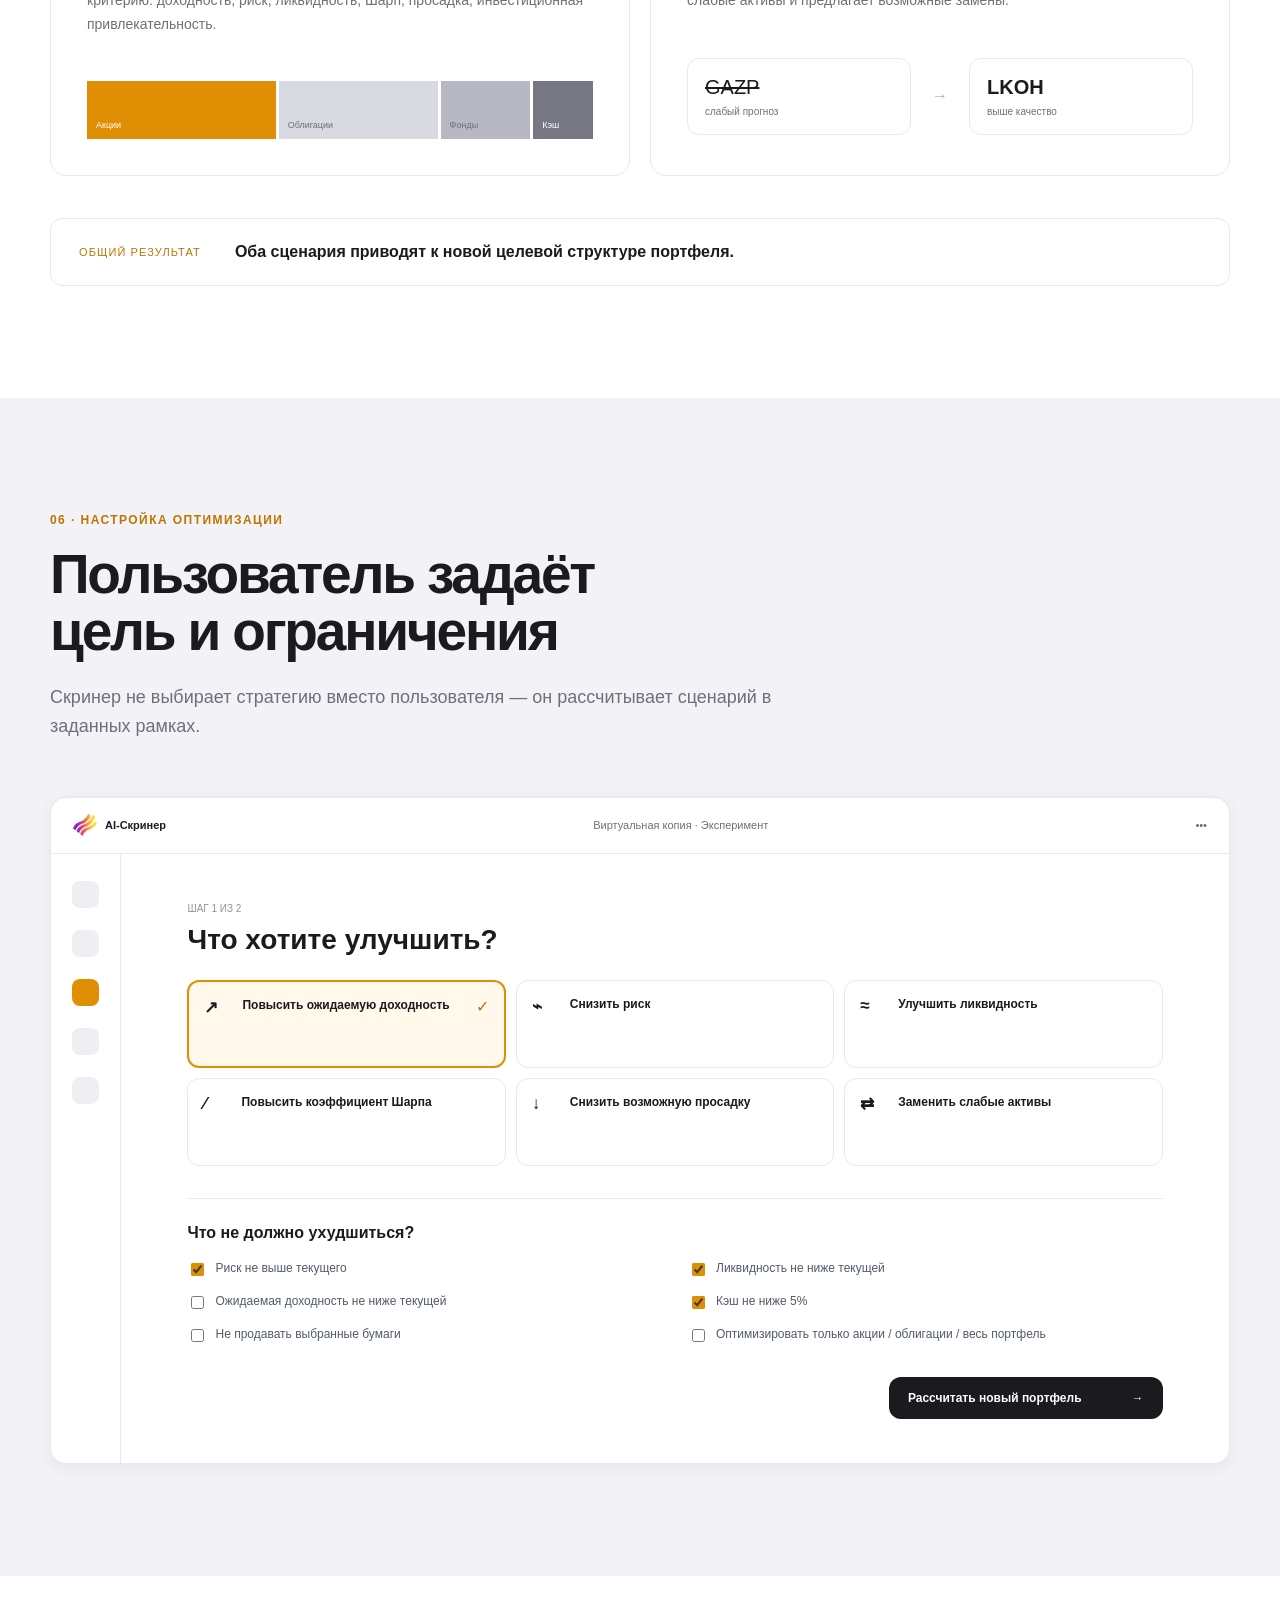
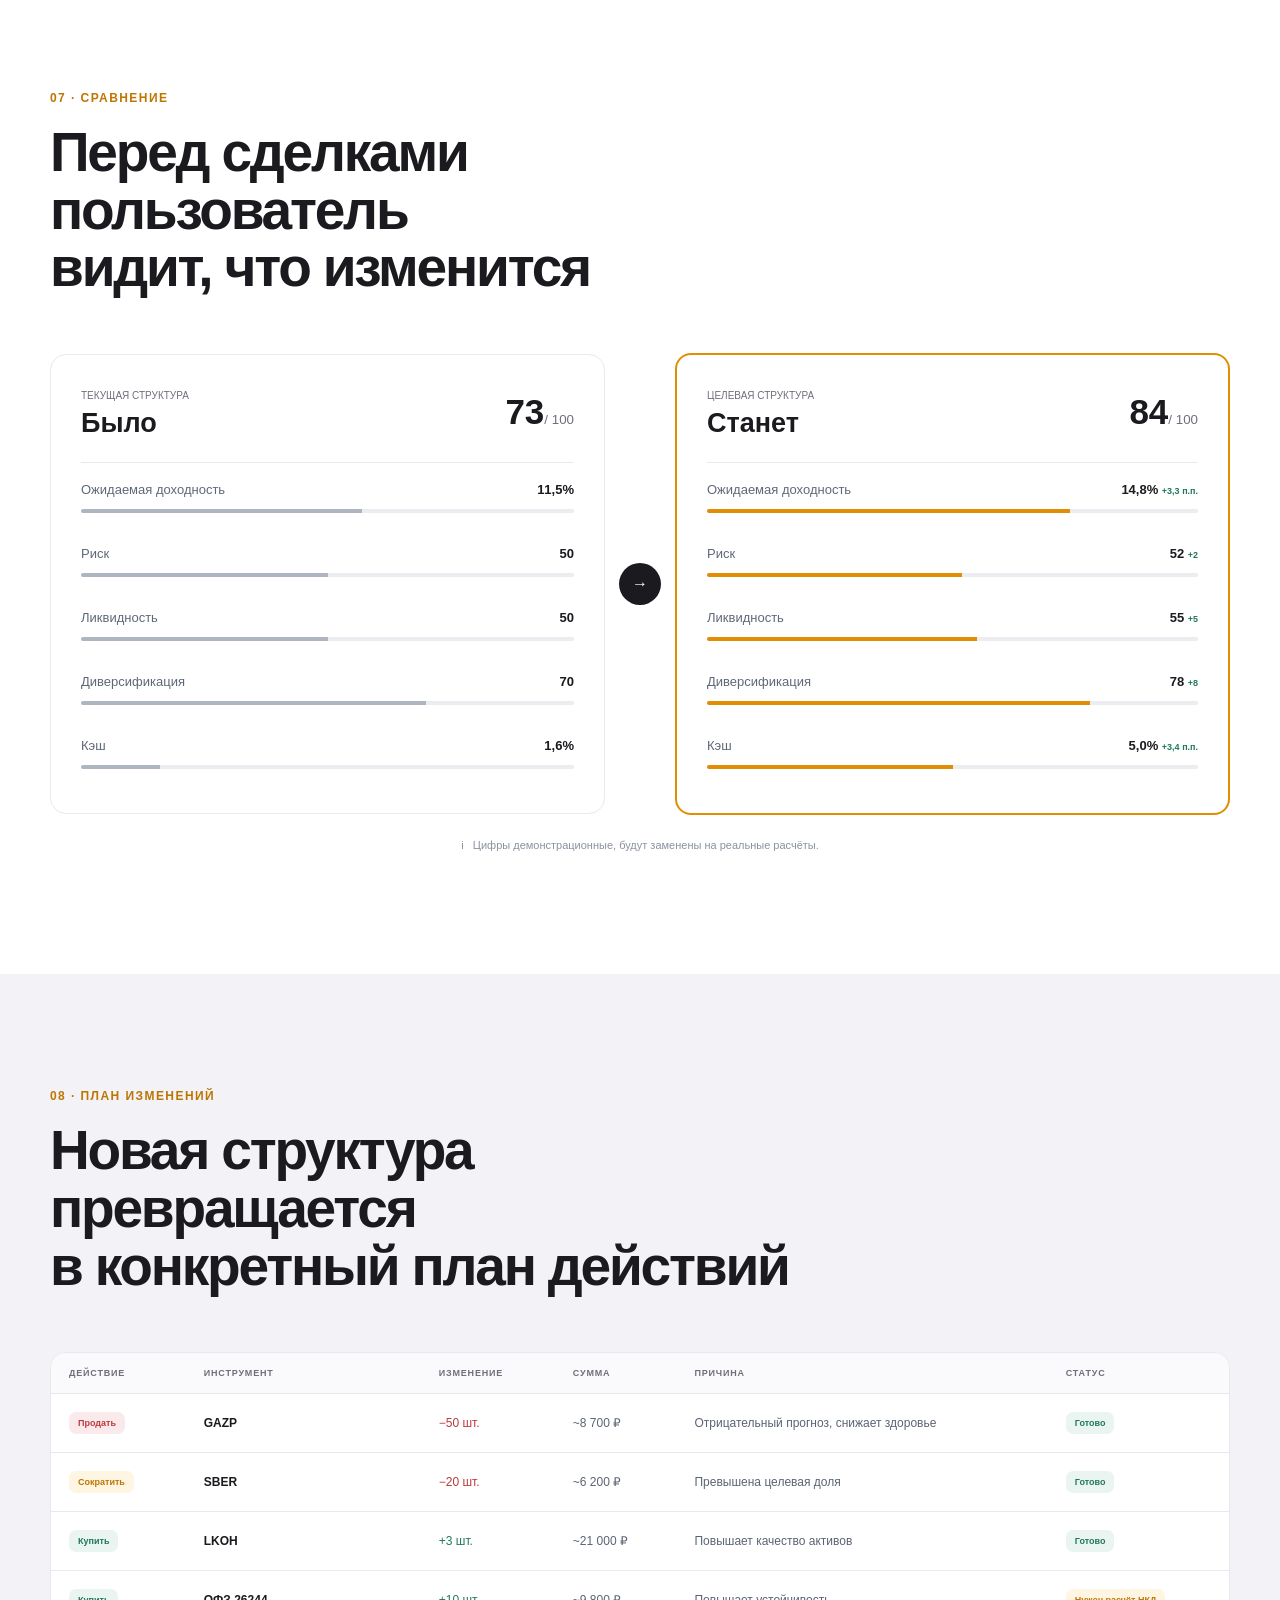
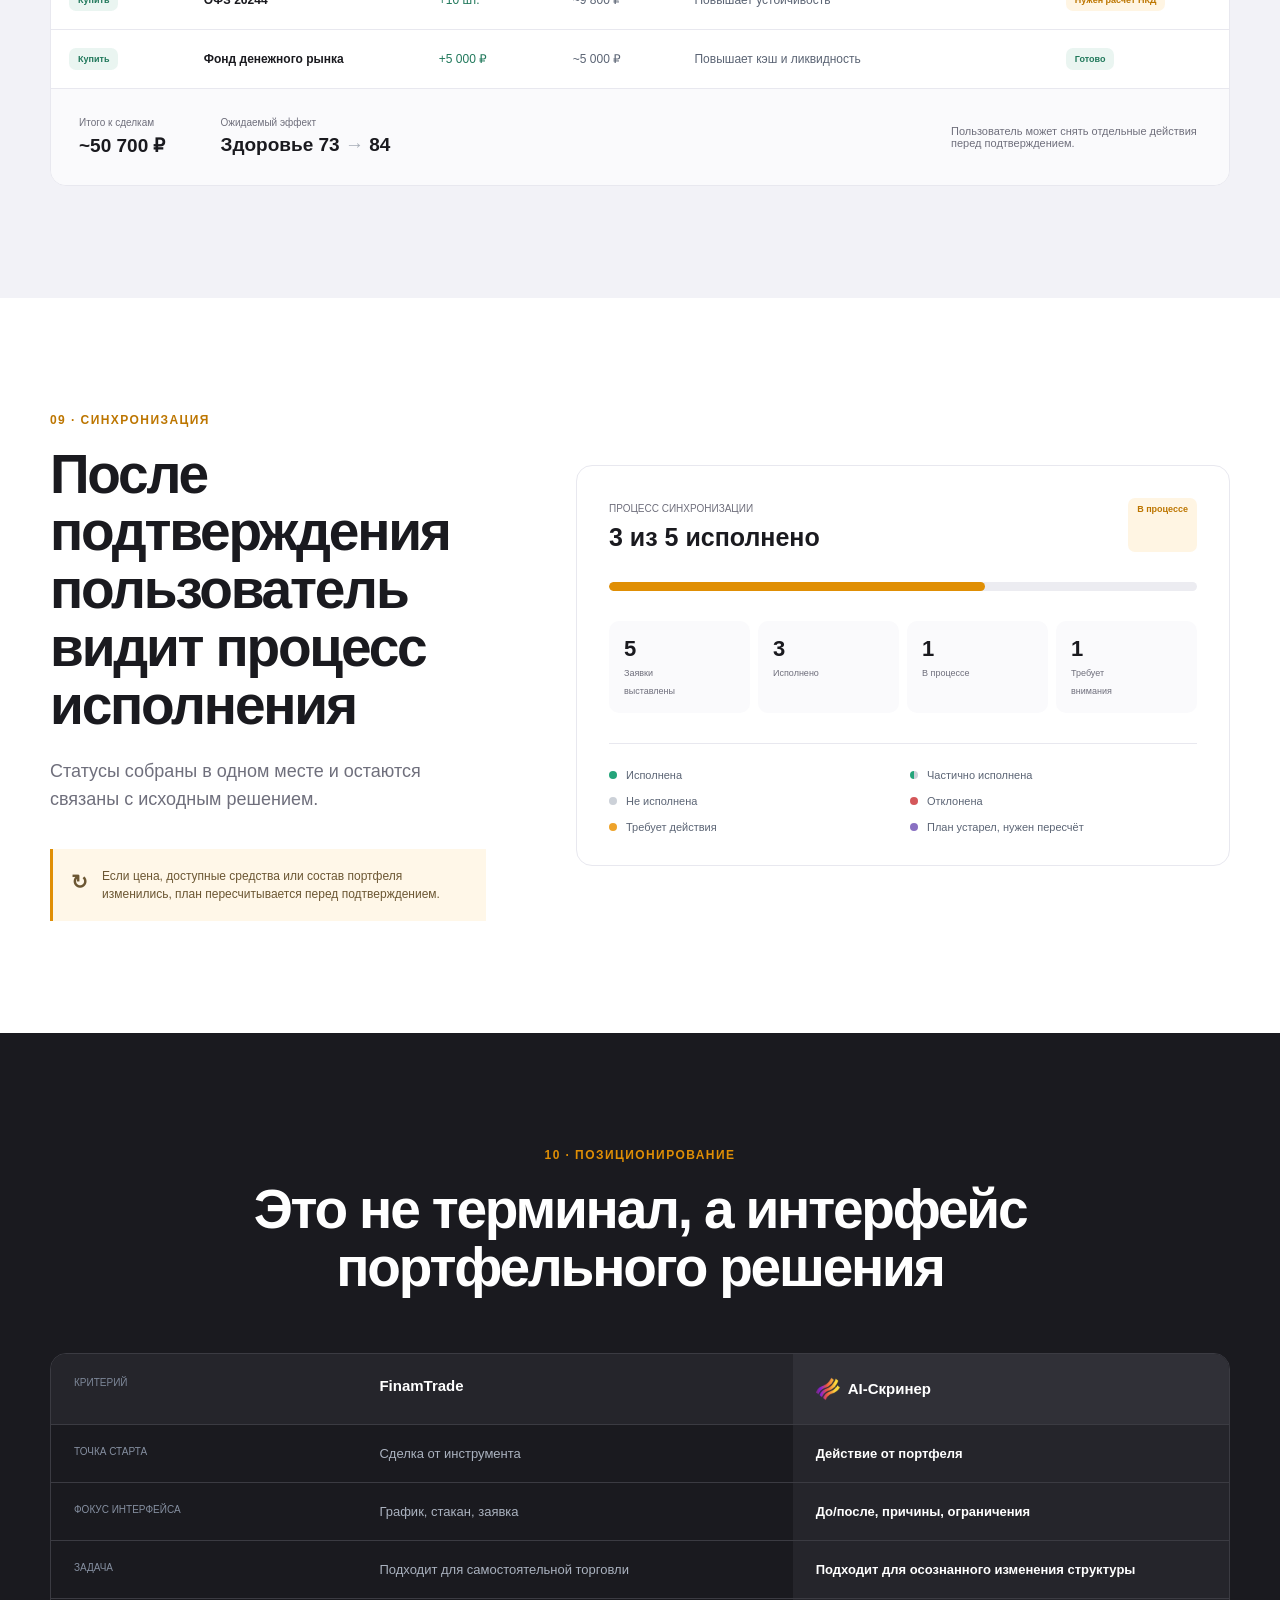
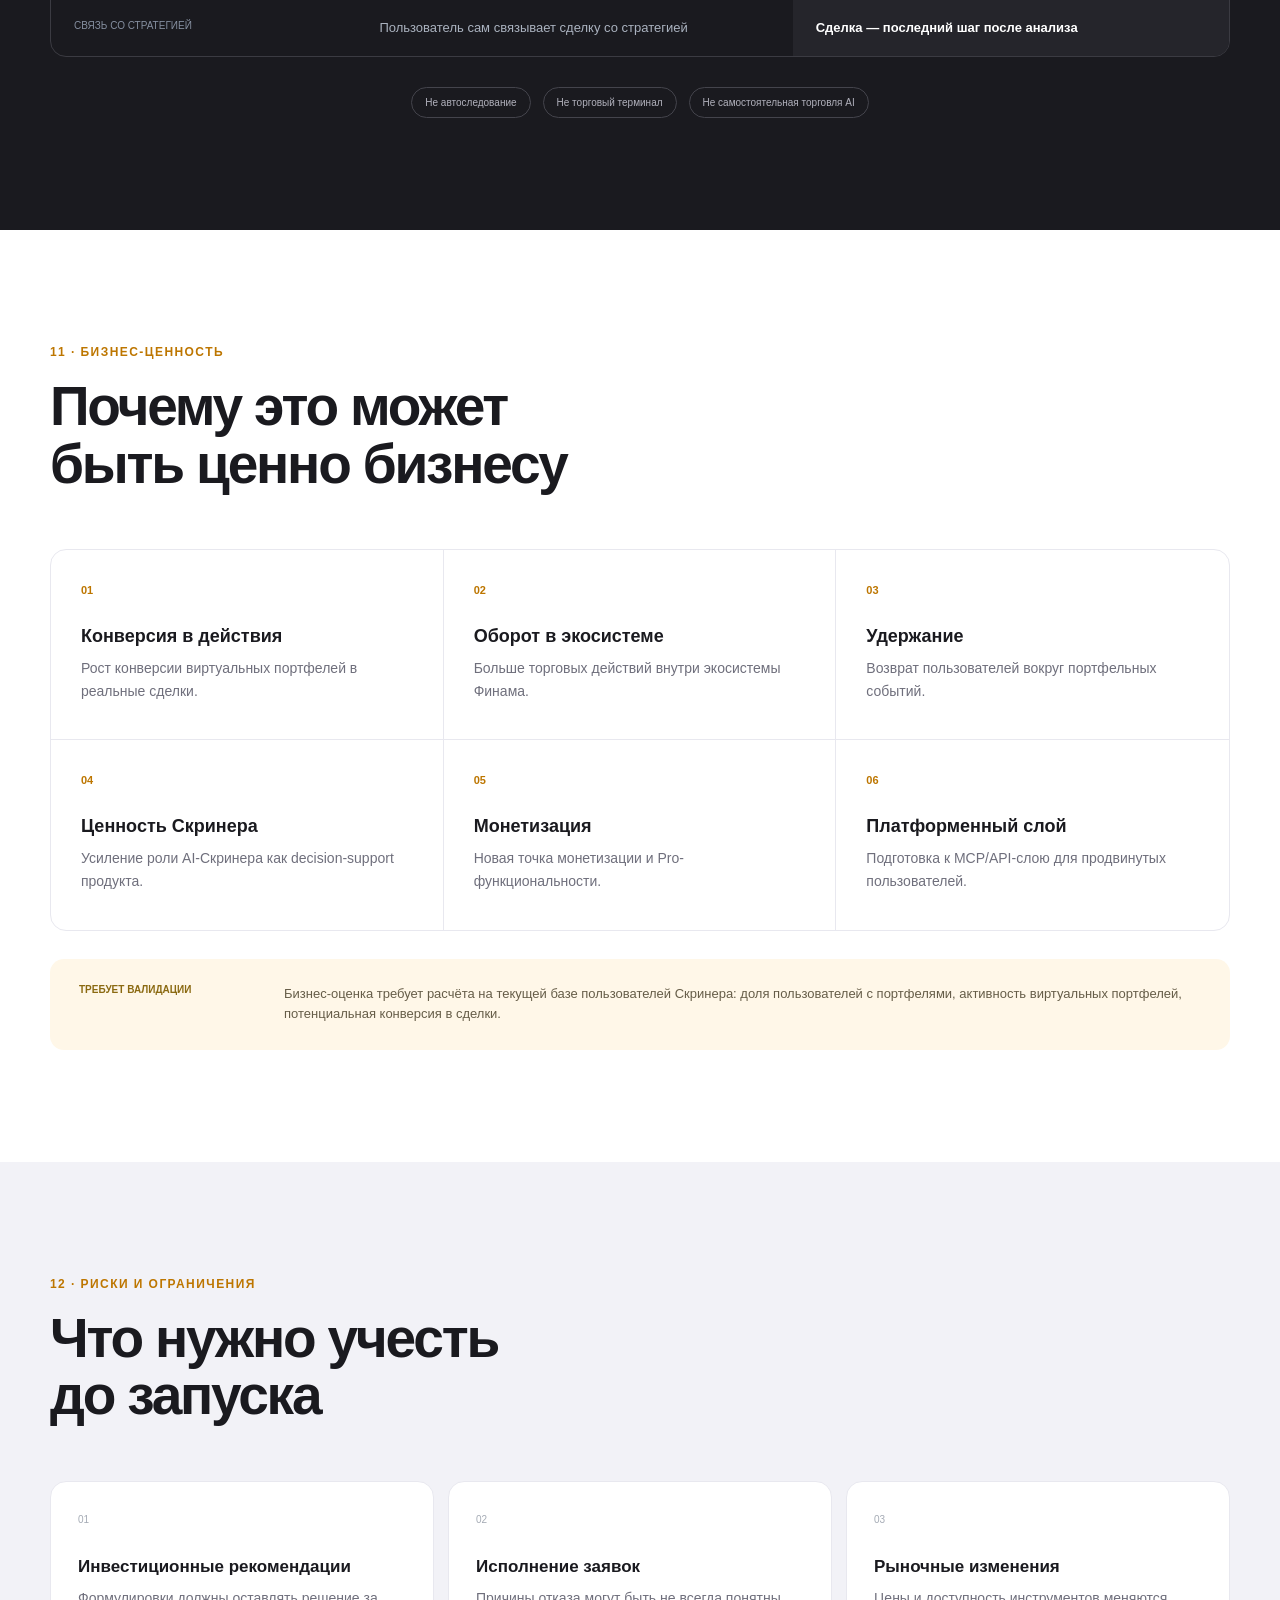
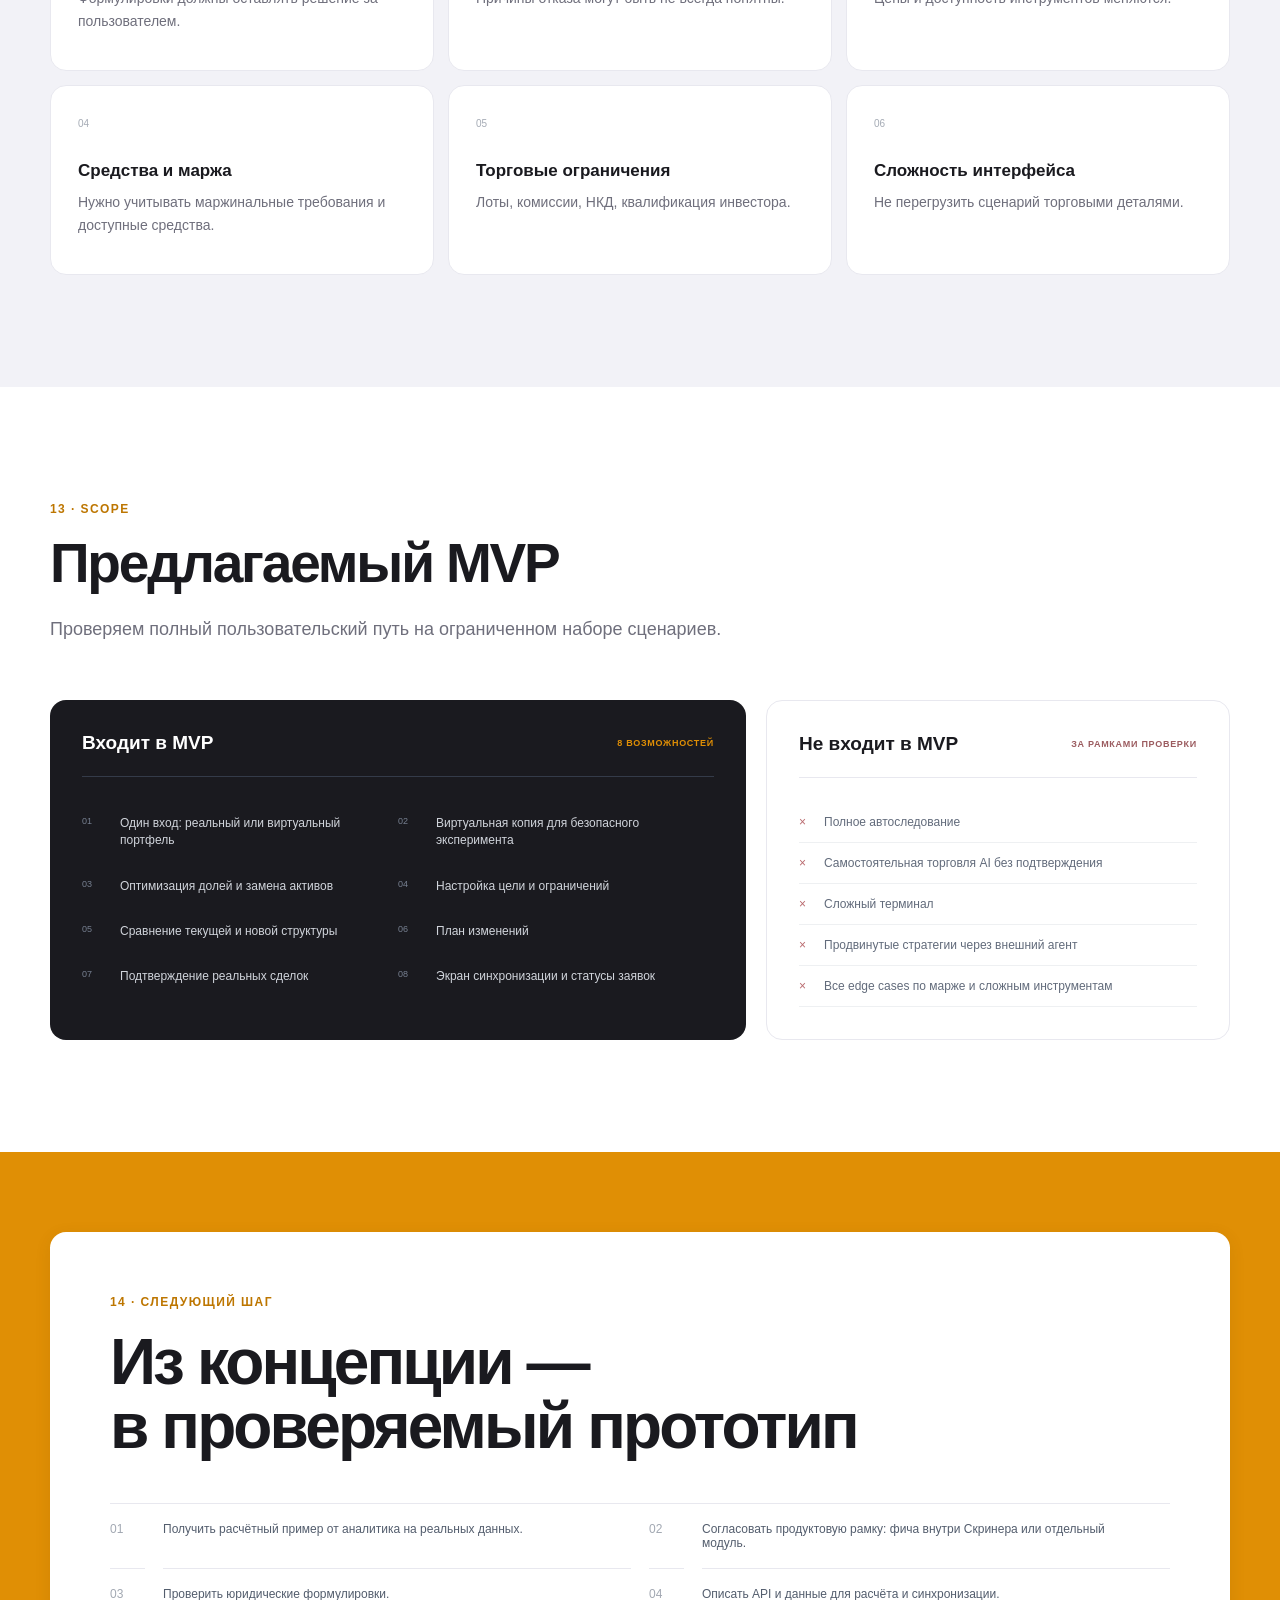
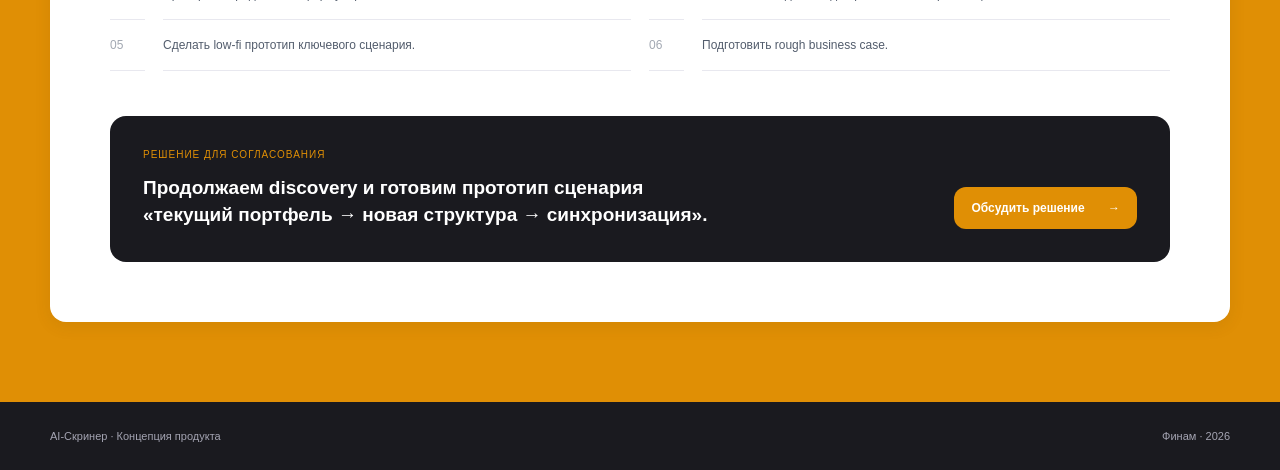
<file: backup/before-concept-update-2026-07-19/index.html>
<!doctype html>
<html lang="ru">
<head>
  <meta charset="UTF-8">
  <meta name="viewport" content="width=device-width, initial-scale=1.0">
  <meta name="description" content="Концепция новой фичи AI-Скринера: оптимизация и синхронизация портфеля.">
  <title>Оптимизация и синхронизация портфеля · AI-Скринер</title>
  <link rel="stylesheet" href="styles.css">
</head>
<body>
  <header class="topbar" data-topbar>
    <a class="brand" href="#hero" aria-label="В начало">
      <span class="brand-mark"><img src="assets/finam-logo.ico" alt=""></span>
      <span>AI-Скринер <small>Концепция</small></span>
    </a>
    <nav class="nav" aria-label="Навигация по презентации">
      <a href="#problem">Проблема</a>
      <a href="#scenario">Сценарий</a>
      <a href="#solution">Решение</a>
      <a href="#value">Ценность</a>
      <a href="#mvp">MVP</a>
    </nav>
    <button class="nav-toggle" type="button" aria-label="Открыть меню" aria-expanded="false"><span></span><span></span></button>
  </header>

  <main>
    <section class="hero section" id="hero">
      <div class="hero-glow" aria-hidden="true"></div>
      <div class="container hero-grid">
        <div>
          <span class="eyebrow"><i></i> Concept approval · AI-Скринер</span>
          <h1>Оптимизация и<br><span>синхронизация</span> портфеля</h1>
          <p class="hero-copy">Позволяет пользователю составить эффективный портфель в соответствие с его целями или ребалансировать существующий.</p>
          <div class="hero-actions">
            <a class="button button-primary" href="#scenario">Посмотреть сценарий <span>↓</span></a>
            <a class="button button-secondary" href="#mvp">MVP</a>
          </div>
        </div>
        <div class="hero-visual card" aria-label="Схема перехода от анализа к сделкам">
          <div class="visual-label">Управляемый сценарий</div>
          <div class="portfolio-score">
            <div class="score-ring"><strong>84</strong><small>здоровье</small></div>
            <div><span class="positive">+11 пунктов</span><p>после оптимизации</p></div>
          </div>
          <div class="mini-chart" aria-hidden="true"><i></i><i></i><i></i><i></i><i></i><i></i><i></i><i></i></div>
          <div class="visual-foot"><span>Решение подтверждает пользователь</span><b>Контроль сохранён</b></div>
        </div>
      </div>
      <div class="container">
        <div class="formula"><span>Анализ</span><i>→</i><span>Эксперимент</span><i>→</i><span>Новая структура</span><i>→</i><span>План изменений</span><i>→</i><span>Сделки</span></div>
      </div>
    </section>

    <section class="section" id="problem">
      <div class="container">
        <header class="section-head"><span class="section-number">01 · ПРОБЛЕМА</span><h2>Где сегодня обрывается пользовательский сценарий</h2><p>Сегодня в продукте есть два сильных инструмента, но они не замыкаются в единый пользовательский сценарий.<br><br>1. Есть анализ реального портфеля, но нет понятного пути к его улучшению.<br>2. Есть конструктор виртуального портфеля, но нет простого перехода от эксперимента к реальным действиям.</p></header>
        <div class="problem-grid">
          <article class="problem-card"><span>01</span><div class="icon icon-pulse">⌁</div><h3>Есть диагноз, нет плана</h3><p>Пользователь видит здоровье портфеля, прогнозы, сильные и слабые стороны, но не понимает, какие действия помогут улучшить результат.</p></article>
          <article class="problem-card"><span>02</span><div class="icon">◇</div><h3>Эксперимент обрывается</h3><p>Виртуальный портфель помогает проверить инвестиционную идею, но не переводит пользователя к реальным действиям.</p></article>
          <article class="problem-card"><span>03</span><div class="icon">↗</div><h3>Контекст теряется</h3><p>При переходе к сделкам пользователь теряет аналитический контекст и общую картину портфеля.</p></article>
          <article class="problem-card"><span>04</span><div class="icon">≡</div><h3>Много ручной работы</h3><p>Пользователь самостоятельно собирает набор сделок для достижения нужного результата.</p></article>
        </div>
      </div>
    </section>

    <section class="section section-tint" id="idea">
      <div class="container">
        <header class="section-head centered"><span class="section-number">02 · Идея</span><h2>AI-скринер становится полноценным экспериментально-аналитическим инструментом ребалансировки портфеля</h2><p>Фича связывает аналитику портфеля, оптимизацию, виртуальные эксперименты и реальные сделки в один управляемый сценарий. Пользователь сам задаёт цель и ограничения, видит новую структуру, проверяет эффект и подтверждает действия.</p></header>
        <div class="flow" aria-label="Сценарий новой фичи">
          <div class="flow-step active"><b>01</b><span>Текущий<br>портфель</span></div><i>→</i>
          <div class="flow-step"><b>02</b><span>Виртуальная<br>копия</span></div><i>→</i>
          <div class="flow-step"><b>03</b><span>Оптимизация</span></div><i>→</i>
          <div class="flow-step"><b>04</b><span>Новый<br>портфель</span></div><i>→</i>
          <div class="flow-step"><b>05</b><span>План<br>изменений</span></div><i>→</i>
          <div class="flow-step final"><b>06</b><span>Синхронизация</span></div>
        </div>
        <div class="principle"><span>Ключевой принцип</span><strong>AI помогает принять решение. Сделки всегда подтверждает пользователь.</strong></div>
      </div>
    </section>

    <section class="section" id="audience">
      <div class="container">
        <header class="section-head"><span class="section-number">03 · Для кого</span><h2>Три сценария входа,<br>одна точка назначения</h2></header>
        <div class="three-grid">
          <article class="audience-card"><div class="avatar">01</div><h3>Клиент с реальным портфелем</h3><p>Хочет понять, что улучшить, безопасно проверить изменения и применить их к реальному счёту.</p><span class="tag">От анализа к действию</span></article>
          <article class="audience-card"><div class="avatar">02</div><h3>Пользователь виртуального портфеля</h3><p>Собрал стратегию без риска и хочет повторить её реальными деньгами.</p><span class="tag">От теста к реализации</span></article>
          <article class="audience-card"><div class="avatar">03</div><h3>Продвинутый инвестор</h3><p>Хочет задавать критерии, ограничения и работать с портфелем как с системой.</p><span class="tag">От идеи к системе</span></article>
        </div>
      </div>
    </section>

    <section class="section dark-section" id="scenario">
      <div class="container">
        <header class="section-head section-head-row"><div><span class="section-number">04 · Ключевой сценарий</span><h2>Основной CJM: от текущего<br>портфеля к синхронизации</h2></div><div class="segmented" role="group" aria-label="Тип сценария"><button class="active" data-mode="real">Реальный портфель</button><button data-mode="virtual">Виртуальный портфель</button><button data-mode="quant">Квант</button></div></header>
        <div class="timeline" data-timeline data-timeline-default>
          <article><b>01</b><div><span class="question">Где я сейчас?</span><h3 data-real="Открывает реальный портфель" data-virtual="Открывает виртуальный портфель">Открывает реальный портфель</h3><p data-real="Интерфейс показывает состав, счёт и актуальные показатели." data-virtual="Интерфейс показывает собранную стратегию и её показатели.">Интерфейс показывает состав, счёт и актуальные показатели.</p></div></article>
          <article><b>02</b><div><span class="question">Что не так?</span><h3>Видит здоровье и слабые стороны</h3><p>Скринер объясняет ключевые риски и точки улучшения.</p></div></article>
          <article><b>03</b><div><span class="question" data-real="Как проверить без риска?" data-virtual="Как подготовить к реализации?">Как проверить без риска?</span><h3 data-real="Создаёт виртуальную копию" data-virtual="Создаёт рабочую копию">Создаёт виртуальную копию</h3><p>Изменения не затрагивают активы, пока пользователь не подтвердит план.</p></div></article>
          <article><b>04</b><div><span class="question">Что хочу улучшить?</span><h3>Выбирает цель и ограничения</h3><p>Доходность, риск, ликвидность, просадка и неизменяемые позиции.</p></div></article>
          <article><b>05</b><div><span class="question">Как выглядит решение?</span><h3>Получает новую структуру</h3><p>Скринер рассчитывает целевые доли и объясняет изменения.</p></div></article>
          <article><b>06</b><div><span class="question">Стало ли лучше?</span><h3>Сравнивает портфели</h3><p>Видит показатели до и после, причины и возможные компромиссы.</p></div></article>
          <article><b>07</b><div><span class="question">Готов применить?</span><h3>Подтверждает план изменений</h3><p>Пользователь проверяет действия и запускает синхронизацию.</p></div></article>
        </div>
        <div class="timeline timeline-quant" data-timeline-quant hidden>
          <article><b>01</b><div><span class="question">Как встроить в свой процесс?</span><h3>Настраивает n8n под свои нужды</h3><p>Использует MCP Скринера и собирает собственный workflow работы с портфелем.</p></div></article>
          <article><b>02</b><div><span class="question">Чем дополнить модель?</span><h3>Добавляет свою аналитику</h3><p>Например, подключает анализ новостного фона и другие внешние источники данных.</p></div></article>
          <article><b>03</b><div><span class="question">Как автоматизировать процесс?</span><h3>Устанавливает расписание</h3><p>Автоматизирует запуск анализа и ребалансировку портфеля.</p></div></article>
        </div>
      </div>
    </section>

    <section class="section" id="solution">
      <div class="container">
        <header class="section-head"><span class="section-number">05 · Два сценария работы</span><h2>Два пути к новой<br>целевой структуре</h2></header>
        <div class="scenario-grid">
          <article class="scenario-card"><div class="scenario-top"><span>Сценарий 01</span><i>↗</i></div><h3>Оптимизация долей</h3><p>Пользователь меняет веса активов внутри портфеля по выбранному критерию: доходность, риск, ликвидность, Шарп, просадка, инвестиционная привлекательность.</p><div class="allocation"><span style="--w:38%">Акции</span><span style="--w:32%">Облигации</span><span style="--w:18%">Фонды</span><span style="--w:12%">Кэш</span></div></article>
          <article class="scenario-card"><div class="scenario-top"><span>Сценарий 02</span><i>⇄</i></div><h3>Замена активов</h3><p>Пользователь выбирает цель замены и ограничения, а Скринер выделяет слабые активы и предлагает возможные замены.</p><div class="swap"><div><s>GAZP</s><small>слабый прогноз</small></div><i>→</i><div><b>LKOH</b><small>выше качество</small></div></div></article>
        </div>
        <div class="shared-result"><span>Общий результат</span><strong>Оба сценария приводят к новой целевой структуре портфеля.</strong></div>
      </div>
    </section>

    <section class="section section-tint" id="settings">
      <div class="container">
        <header class="section-head"><span class="section-number">06 · Настройка оптимизации</span><h2>Пользователь задаёт<br>цель и ограничения</h2><p>Скринер не выбирает стратегию вместо пользователя — он рассчитывает сценарий в заданных рамках.</p></header>
        <div class="mockup">
          <div class="mockup-bar"><div class="mock-brand"><span><img src="assets/finam-logo.ico" alt=""></span> AI-Скринер</div><span>Виртуальная копия · Эксперимент</span><i>•••</i></div>
          <div class="mockup-body">
            <div class="mock-sidebar"><i></i><i></i><i class="active"></i><i></i><i></i></div>
            <div class="mock-content">
              <span class="mock-step">Шаг 1 из 2</span><h3>Что хотите улучшить?</h3><div class="goal-grid">
                <button class="selected"><b>↗</b><span>Повысить ожидаемую доходность</span><i>✓</i></button><button><b>⌁</b><span>Снизить риск</span></button><button><b>≈</b><span>Улучшить ликвидность</span></button><button><b>∕</b><span>Повысить коэффициент Шарпа</span></button><button><b>↓</b><span>Снизить возможную просадку</span></button><button><b>⇄</b><span>Заменить слабые активы</span></button>
              </div>
              <div class="constraints"><h4>Что не должно ухудшиться?</h4><div class="check-grid"><label><input type="checkbox" checked> <span>Риск не выше текущего</span></label><label><input type="checkbox" checked> <span>Ликвидность не ниже текущей</span></label><label><input type="checkbox"> <span>Ожидаемая доходность не ниже текущей</span></label><label><input type="checkbox" checked> <span>Кэш не ниже 5%</span></label><label><input type="checkbox"> <span>Не продавать выбранные бумаги</span></label><label><input type="checkbox"> <span>Оптимизировать только акции / облигации / весь портфель</span></label></div></div>
              <button class="calculate">Рассчитать новый портфель <span>→</span></button>
            </div>
          </div>
        </div>
      </div>
    </section>

    <section class="section" id="comparison">
      <div class="container">
        <header class="section-head"><span class="section-number">07 · Сравнение</span><h2>Перед сделками пользователь<br>видит, что изменится</h2></header>
        <div class="compare-wrap">
          <article class="metrics before"><header><div><span>Текущая структура</span><h3>Было</h3></div><div class="health"><b>73</b><small>/ 100</small></div></header><div class="metric-list">
            <div><span>Ожидаемая доходность</span><b>11,5%</b><i style="--value:57%"></i></div><div><span>Риск</span><b>50</b><i style="--value:50%"></i></div><div><span>Ликвидность</span><b>50</b><i style="--value:50%"></i></div><div><span>Диверсификация</span><b>70</b><i style="--value:70%"></i></div><div><span>Кэш</span><b>1,6%</b><i style="--value:16%"></i></div>
          </div></article>
          <div class="compare-arrow">→</div>
          <article class="metrics after"><header><div><span>Целевая структура</span><h3>Станет</h3></div><div class="health"><b>84</b><small>/ 100</small></div></header><div class="metric-list">
            <div><span>Ожидаемая доходность</span><b>14,8% <em>+3,3 п.п.</em></b><i style="--value:74%"></i></div><div><span>Риск</span><b>52 <em>+2</em></b><i style="--value:52%"></i></div><div><span>Ликвидность</span><b>55 <em>+5</em></b><i style="--value:55%"></i></div><div><span>Диверсификация</span><b>78 <em>+8</em></b><i style="--value:78%"></i></div><div><span>Кэш</span><b>5,0% <em>+3,4 п.п.</em></b><i style="--value:50%"></i></div>
          </div></article>
        </div>
        <p class="demo-note">i&nbsp;&nbsp; Цифры демонстрационные, будут заменены на реальные расчёты.</p>
      </div>
    </section>

    <section class="section section-tint" id="plan">
      <div class="container">
        <header class="section-head"><span class="section-number">08 · План изменений</span><h2>Новая структура превращается<br>в конкретный план действий</h2></header>
        <div class="table-card"><div class="table-scroll"><table><thead><tr><th>Действие</th><th>Инструмент</th><th>Изменение</th><th>Сумма</th><th>Причина</th><th>Статус</th></tr></thead><tbody>
          <tr><td><span class="action sell">Продать</span></td><td><b>GAZP</b></td><td class="negative">−50 шт.</td><td>~8 700 ₽</td><td>Отрицательный прогноз, снижает здоровье</td><td><span class="status ready">Готово</span></td></tr>
          <tr><td><span class="action reduce">Сократить</span></td><td><b>SBER</b></td><td class="negative">−20 шт.</td><td>~6 200 ₽</td><td>Превышена целевая доля</td><td><span class="status ready">Готово</span></td></tr>
          <tr><td><span class="action buy">Купить</span></td><td><b>LKOH</b></td><td class="positive">+3 шт.</td><td>~21 000 ₽</td><td>Повышает качество активов</td><td><span class="status ready">Готово</span></td></tr>
          <tr><td><span class="action buy">Купить</span></td><td><b>ОФЗ 26244</b></td><td class="positive">+10 шт.</td><td>~9 800 ₽</td><td>Повышает устойчивость</td><td><span class="status attention">Нужен расчёт НКД</span></td></tr>
          <tr><td><span class="action buy">Купить</span></td><td><b>Фонд денежного рынка</b></td><td class="positive">+5 000 ₽</td><td>~5 000 ₽</td><td>Повышает кэш и ликвидность</td><td><span class="status ready">Готово</span></td></tr>
        </tbody></table></div><footer><div><span>Итого к сделкам</span><strong>~50 700 ₽</strong></div><div><span>Ожидаемый эффект</span><strong>Здоровье 73 <i>→</i> 84</strong></div><p>Пользователь может снять отдельные действия перед подтверждением.</p></footer></div>
      </div>
    </section>

    <section class="section" id="sync">
      <div class="container sync-grid">
        <header class="section-head"><span class="section-number">09 · Синхронизация</span><h2>После подтверждения пользователь видит процесс исполнения</h2><p>Статусы собраны в одном месте и остаются связаны с исходным решением.</p><div class="recalc-note"><b>↻</b><span>Если цена, доступные средства или состав портфеля изменились, план пересчитывается перед подтверждением.</span></div></header>
        <div class="sync-card"><header><div><span>Процесс синхронизации</span><h3>3 из 5 исполнено</h3></div><span class="status progress">В процессе</span></header><div class="progress-bar"><i></i></div><div class="sync-stats"><div><b>5</b><span>Заявки<br>выставлены</span></div><div><b>3</b><span>Исполнено</span></div><div><b>1</b><span>В процессе</span></div><div><b>1</b><span>Требует<br>внимания</span></div></div><div class="status-list"><span><i class="dot green"></i>Исполнена</span><span><i class="dot half"></i>Частично исполнена</span><span><i class="dot gray"></i>Не исполнена</span><span><i class="dot red"></i>Отклонена</span><span><i class="dot orange"></i>Требует действия</span><span><i class="dot purple"></i>План устарел, нужен пересчёт</span></div></div>
      </div>
    </section>

    <section class="section dark-section" id="difference">
      <div class="container">
        <header class="section-head centered"><span class="section-number">10 · Позиционирование</span><h2>Это не терминал, а интерфейс<br>портфельного решения</h2></header>
        <div class="versus"><div class="versus-head"><span>Критерий</span><strong>FinamTrade</strong><strong class="ai-label"><i><img src="assets/finam-logo.ico" alt=""></i> AI-Скринер</strong></div><div class="versus-row"><span>Точка старта</span><p>Сделка от инструмента</p><p>Действие от портфеля</p></div><div class="versus-row"><span>Фокус интерфейса</span><p>График, стакан, заявка</p><p>До/после, причины, ограничения</p></div><div class="versus-row"><span>Задача</span><p>Подходит для самостоятельной торговли</p><p>Подходит для осознанного изменения структуры</p></div><div class="versus-row"><span>Связь со стратегией</span><p>Пользователь сам связывает сделку со стратегией</p><p>Сделка — последний шаг после анализа</p></div></div>
        <div class="not-auto"><span>Не автоследование</span><span>Не торговый терминал</span><span>Не самостоятельная торговля AI</span></div>
      </div>
    </section>

    <section class="section" id="value">
      <div class="container">
        <header class="section-head"><span class="section-number">11 · Бизнес-ценность</span><h2>Почему это может<br>быть ценно бизнесу</h2></header>
        <div class="value-grid">
          <article><b>01</b><h3>Конверсия в действия</h3><p>Рост конверсии виртуальных портфелей в реальные сделки.</p></article><article><b>02</b><h3>Оборот в экосистеме</h3><p>Больше торговых действий внутри экосистемы Финама.</p></article><article><b>03</b><h3>Удержание</h3><p>Возврат пользователей вокруг портфельных событий.</p></article><article><b>04</b><h3>Ценность Скринера</h3><p>Усиление роли AI-Скринера как decision-support продукта.</p></article><article><b>05</b><h3>Монетизация</h3><p>Новая точка монетизации и Pro-функциональности.</p></article><article><b>06</b><h3>Платформенный слой</h3><p>Подготовка к MCP/API-слою для продвинутых пользователей.</p></article>
        </div>
        <div class="business-note"><span>Требует валидации</span><p>Бизнес-оценка требует расчёта на текущей базе пользователей Скринера: доля пользователей с портфелями, активность виртуальных портфелей, потенциальная конверсия в сделки.</p></div>
      </div>
    </section>

    <section class="section section-tint" id="risks">
      <div class="container">
        <header class="section-head"><span class="section-number">12 · Риски и ограничения</span><h2>Что нужно учесть<br>до запуска</h2></header>
        <div class="risk-grid">
          <article><span>01</span><h3>Инвестиционные рекомендации</h3><p>Формулировки должны оставлять решение за пользователем.</p></article><article><span>02</span><h3>Исполнение заявок</h3><p>Причины отказа могут быть не всегда понятны.</p></article><article><span>03</span><h3>Рыночные изменения</h3><p>Цены и доступность инструментов меняются.</p></article><article><span>04</span><h3>Средства и маржа</h3><p>Нужно учитывать маржинальные требования и доступные средства.</p></article><article><span>05</span><h3>Торговые ограничения</h3><p>Лоты, комиссии, НКД, квалификация инвестора.</p></article><article><span>06</span><h3>Сложность интерфейса</h3><p>Не перегрузить сценарий торговыми деталями.</p></article>
        </div>
      </div>
    </section>

    <section class="section" id="mvp">
      <div class="container">
        <header class="section-head"><span class="section-number">13 · Scope</span><h2>Предлагаемый MVP</h2><p>Проверяем полный пользовательский путь на ограниченном наборе сценариев.</p></header>
        <div class="scope-grid"><div class="in-scope"><header><span>Входит в MVP</span><b>8 возможностей</b></header><ol><li>Один вход: реальный или виртуальный портфель</li><li>Виртуальная копия для безопасного эксперимента</li><li>Оптимизация долей и замена активов</li><li>Настройка цели и ограничений</li><li>Сравнение текущей и новой структуры</li><li>План изменений</li><li>Подтверждение реальных сделок</li><li>Экран синхронизации и статусы заявок</li></ol></div><div class="out-scope"><header><span>Не входит в MVP</span><b>За рамками проверки</b></header><ul><li>Полное автоследование</li><li>Самостоятельная торговля AI без подтверждения</li><li>Сложный терминал</li><li>Продвинутые стратегии через внешний агент</li><li>Все edge cases по марже и сложным инструментам</li></ul></div></div>
      </div>
    </section>

    <section class="section final-section" id="next">
      <div class="container">
        <div class="final-card"><span class="section-number">14 · Следующий шаг</span><h2>Из концепции —<br>в проверяемый прототип</h2><div class="next-list"><span>01</span><p>Получить расчётный пример от аналитика на реальных данных.</p><span>02</span><p>Согласовать продуктовую рамку: фича внутри Скринера или отдельный модуль.</p><span>03</span><p>Проверить юридические формулировки.</p><span>04</span><p>Описать API и данные для расчёта и синхронизации.</p><span>05</span><p>Сделать low-fi прототип ключевого сценария.</p><span>06</span><p>Подготовить rough business case.</p></div><div class="decision"><span>Решение для согласования</span><strong>Продолжаем discovery и готовим прототип сценария<br>«текущий портфель → новая структура → синхронизация».</strong><a href="mailto:?subject=Концепция AI-Скринера — решение по discovery">Обсудить решение <i>→</i></a></div></div>
      </div>
    </section>
  </main>
  <footer class="footer"><div class="container"><span>AI-Скринер · Концепция продукта</span><span>Финам · 2026</span></div></footer>
  <script src="main.js"></script>
</body>
</html>
</file>
<file: styles.css>
:root{--ink:#1a1a1f;--muted:#6f6f7c;--text-tertiary:#a4a4b2;--line:#e8e8ef;--surface:#f2f2f7;--soft:#fafafc;--gold:#e08f05;--gold-dark:#bd7600;--green:#20785b;--red:#bd393d;--navy:#1a1a1f;--white:#fff;--radius:16px;--radius-l:12px;--shadow:0 1px 2px rgba(26,26,31,.04)}
*{box-sizing:border-box}html{scroll-behavior:smooth;scroll-padding-top:90px;overflow-x:hidden}body{margin:0;overflow-x:hidden;color:var(--ink);background:#fff;font-family:-apple-system,BlinkMacSystemFont,"Segoe UI",Roboto,Inter,Arial,sans-serif;-webkit-font-smoothing:antialiased}button,a{font:inherit}button{color:inherit}.container{width:min(1180px,calc(100% - 48px));margin:0 auto}.section{padding:112px 0;position:relative}.section-tint{background:var(--surface)}.topbar{height:72px;position:fixed;z-index:50;top:0;left:0;right:0;display:flex;align-items:center;padding:0 max(24px,calc((100vw - 1180px)/2));gap:42px;background:rgba(255,255,255,.86);backdrop-filter:blur(18px);border-bottom:1px solid rgba(225,228,234,.8);transition:.25s}.topbar.scrolled{box-shadow:0 8px 30px rgba(14,20,32,.06)}.brand{display:flex;align-items:center;gap:10px;text-decoration:none;color:var(--ink);font-weight:750;white-space:nowrap}.brand-mark,.mock-brand span,.ai-label i{display:grid;place-items:center;background:var(--gold);border-radius:7px;font-weight:900;color:#171717}.brand-mark{width:32px;height:32px}.brand small{display:block;font-size:10px;letter-spacing:.08em;text-transform:uppercase;color:var(--muted);font-weight:650;margin-top:1px}.nav{display:flex;justify-content:center;gap:30px;margin-left:auto}.nav a{font-size:14px;color:#555f70;text-decoration:none;transition:.2s}.nav a:hover,.nav a.active{color:var(--ink)}.nav-toggle{display:none;background:none;border:0;padding:8px}.nav-toggle span{display:block;width:22px;height:1.5px;background:var(--ink);margin:6px}.hero{padding:155px 0 72px;min-height:850px;overflow:hidden;background:linear-gradient(160deg,#fff 48%,#f8f8f5)}.hero-glow{position:absolute;width:520px;height:520px;border-radius:50%;background:radial-gradient(circle,rgba(246,196,69,.23),rgba(246,196,69,0) 68%);right:-80px;top:70px}.hero-grid{display:grid;grid-template-columns:1.2fr .8fr;gap:100px;align-items:center;position:relative}.eyebrow,.section-number{display:inline-flex;align-items:center;gap:9px;font-size:12px;font-weight:750;text-transform:uppercase;letter-spacing:.12em;color:#8b6a12}.eyebrow i{width:7px;height:7px;border-radius:50%;background:var(--gold);box-shadow:0 0 0 5px rgba(246,196,69,.17)}h1{font-size:clamp(56px,6vw,88px);line-height:.96;letter-spacing:-.055em;margin:30px 0 32px;max-width:850px}h1 span{color:#b0830f}.hero-copy{font-size:20px;line-height:1.55;color:#596274;max-width:700px}.hero-actions{display:flex;gap:12px;margin-top:38px}.button{height:52px;padding:0 23px;display:inline-flex;align-items:center;gap:24px;border-radius:12px;text-decoration:none;font-weight:700;font-size:14px}.button-primary{background:var(--ink);color:#fff}.button-secondary{border:1px solid var(--line);color:var(--ink);background:#fff}.hero-visual{padding:26px;background:rgba(255,255,255,.92);transform:rotate(1.4deg);position:relative}.card{border:1px solid rgba(221,224,230,.9);border-radius:var(--radius);box-shadow:var(--shadow)}.visual-label{font-size:12px;color:var(--muted);padding-bottom:20px;border-bottom:1px solid var(--line)}.portfolio-score{display:flex;align-items:center;gap:24px;padding:30px 0 20px}.score-ring{width:116px;height:116px;border-radius:50%;display:flex;flex-direction:column;align-items:center;justify-content:center;background:radial-gradient(closest-side,#fff 78%,transparent 79% 99%),conic-gradient(var(--gold) 84%,#e9ebef 0)}.score-ring strong{font-size:34px}.score-ring small{font-size:10px;color:var(--muted);text-transform:uppercase}.portfolio-score p{color:var(--muted);font-size:13px;margin:6px 0}.positive{color:var(--green)!important}.negative{color:var(--red)!important}.mini-chart{height:125px;display:flex;align-items:end;gap:9px;padding:20px 0;border-bottom:1px solid var(--line)}.mini-chart i{flex:1;border-radius:5px 5px 2px 2px;background:#dfe3e9;height:35%}.mini-chart i:nth-child(2){height:48%}.mini-chart i:nth-child(3){height:40%}.mini-chart i:nth-child(4){height:58%}.mini-chart i:nth-child(5){height:56%;background:#f8dda0}.mini-chart i:nth-child(6){height:72%;background:#f6cf72}.mini-chart i:nth-child(7){height:68%;background:#f4c34b}.mini-chart i:nth-child(8){height:88%;background:var(--gold)}.visual-foot{display:flex;justify-content:space-between;align-items:center;padding-top:18px;font-size:11px;color:var(--muted)}.visual-foot b{color:var(--green)}.formula{margin-top:100px;padding:20px 28px;display:flex;justify-content:space-between;align-items:center;border-top:1px solid var(--line);border-bottom:1px solid var(--line);font-size:13px;font-weight:700}.formula i{font-style:normal;color:#b9bec8}.section-head{max-width:780px;margin-bottom:56px}.section-head.centered{text-align:center;margin-left:auto;margin-right:auto;max-width:900px}.section-head h2{font-size:clamp(38px,4.3vw,60px);line-height:1.05;letter-spacing:-.04em;margin:18px 0 22px}.section-head p{font-size:18px;line-height:1.6;color:var(--muted);max-width:780px}.problem-grid{display:grid;grid-template-columns:repeat(4,1fr);border:1px solid var(--line);border-radius:var(--radius);overflow:hidden}.problem-card{padding:30px;min-height:340px;border-right:1px solid var(--line);position:relative}.problem-card:last-child{border:0}.problem-card>span{font-size:11px;color:#a4aab5}.icon{width:48px;height:48px;display:grid;place-items:center;border-radius:14px;background:#f6f1df;margin:35px 0 42px;font-size:22px;color:#8b6a12}.problem-card h3{font-size:19px;margin:0 0 14px}.problem-card p,.audience-card p,.scenario-card p,.value-grid p,.risk-grid p{font-size:14px;line-height:1.65;color:var(--muted);margin:0}.flow{display:flex;align-items:center;justify-content:space-between;margin-top:70px}.flow-step{width:154px;min-height:142px;background:#fff;border:1px solid var(--line);border-radius:18px;padding:18px;display:flex;flex-direction:column;justify-content:space-between}.flow-step b{font-size:11px;color:#a5abb5}.flow-step span{font-size:15px;font-weight:700;line-height:1.35}.flow-step.active{border-top:3px solid var(--gold)}.flow-step.final{background:var(--ink);color:#fff;border-color:var(--ink)}.flow>i{font-style:normal;color:#a8aebb}.principle,.shared-result{display:flex;align-items:center;gap:34px;margin-top:42px;padding:24px 28px;background:#fff;border:1px solid var(--line);border-radius:15px}.principle span,.shared-result span{font-size:11px;text-transform:uppercase;color:#8b6a12;letter-spacing:.1em;white-space:nowrap}.principle strong,.shared-result strong{font-size:16px}.three-grid{display:grid;grid-template-columns:repeat(3,1fr);gap:20px}.audience-card{padding:32px;border:1px solid var(--line);border-radius:var(--radius);min-height:310px;display:flex;flex-direction:column}.avatar{width:48px;height:48px;border-radius:50%;display:grid;place-items:center;background:var(--ink);color:#fff;font-size:12px;font-weight:700}.audience-card h3{font-size:22px;line-height:1.25;margin:35px 0 15px}.tag{margin-top:auto;color:#7f6212;font-size:11px;text-transform:uppercase;letter-spacing:.08em;font-weight:700}.dark-section{background:var(--navy);color:#fff}.dark-section .section-number{color:var(--gold)}.section-head-row{max-width:none;display:flex;justify-content:space-between;align-items:end}.segmented{display:flex;padding:4px;background:#252d3b;border-radius:12px;margin-bottom:10px}.segmented button{border:0;background:transparent;color:#8791a3;border-radius:9px;padding:11px 16px;font-size:12px;cursor:pointer}.segmented button.active{background:#fff;color:var(--ink)}.timeline{display:grid;grid-template-columns:repeat(7,1fr);position:relative}.timeline:before{content:"";position:absolute;height:1px;left:5%;right:5%;top:23px;background:#343d4d}.timeline article{position:relative;padding-right:24px}.timeline article>b{width:46px;height:46px;position:relative;display:grid;place-items:center;border-radius:50%;background:#202837;border:1px solid #3b4557;color:#98a1b2;font-size:11px;margin-bottom:34px}.timeline article:first-child>b,.timeline article:last-child>b{background:var(--gold);color:#1c1c1c;border-color:var(--gold)}.question{display:block;color:var(--gold);font-size:10px;text-transform:uppercase;letter-spacing:.08em;min-height:28px}.timeline h3{font-size:15px;line-height:1.35;margin:8px 0 12px}.timeline p{font-size:12px;line-height:1.55;color:#929bab;margin:0}.scenario-grid{display:grid;grid-template-columns:1fr 1fr;gap:20px}.scenario-card{border:1px solid var(--line);border-radius:var(--radius);padding:36px;min-height:390px}.scenario-top{display:flex;align-items:center;justify-content:space-between}.scenario-top span{font-size:11px;color:#8b6a12;text-transform:uppercase;letter-spacing:.1em}.scenario-top i{width:46px;height:46px;border-radius:13px;background:#f8edcc;display:grid;place-items:center;font-style:normal}.scenario-card h3{font-size:32px;margin:46px 0 18px}.allocation{height:58px;display:flex;gap:3px;margin-top:45px}.allocation span{width:var(--w);background:#eceff2;display:flex;align-items:end;padding:9px;font-size:9px;color:#596274}.allocation span:nth-child(1){background:#f2c95c}.allocation span:nth-child(2){background:#dadfe5}.allocation span:nth-child(3){background:#b8c0cb}.allocation span:nth-child(4){background:#8993a3;color:#fff}.swap{display:grid;grid-template-columns:1fr 34px 1fr;gap:12px;align-items:center;margin-top:45px}.swap>div{padding:17px;border:1px solid var(--line);border-radius:13px}.swap s,.swap b{font-size:20px}.swap small{display:block;color:var(--muted);font-size:10px;margin-top:7px}.swap>i{text-align:center;font-style:normal;color:#a5abb5}.mockup{background:#fff;border:1px solid #dadee5;border-radius:22px;box-shadow:0 25px 70px rgba(18,25,39,.11);overflow:hidden}.mockup-bar{height:56px;display:flex;align-items:center;justify-content:space-between;padding:0 22px;border-bottom:1px solid var(--line);font-size:11px;color:var(--muted)}.mock-brand{display:flex;align-items:center;gap:8px;color:var(--ink);font-weight:700}.mock-brand span{width:24px;height:24px}.mockup-body{display:grid;grid-template-columns:70px 1fr}.mock-sidebar{border-right:1px solid var(--line);padding:27px 21px;display:flex;flex-direction:column;gap:22px}.mock-sidebar i{width:27px;height:27px;border-radius:8px;background:#eef0f3}.mock-sidebar i.active{background:var(--gold)}.mock-content{padding:44px 6%;}.mock-step{font-size:10px;color:#8a93a2;text-transform:uppercase}.mock-content h3{font-size:28px;margin:8px 0 24px}.goal-grid{display:grid;grid-template-columns:repeat(3,1fr);gap:10px}.goal-grid button{min-height:88px;text-align:left;border:1px solid var(--line);border-radius:12px;background:#fff;padding:15px;display:grid;grid-template-columns:30px 1fr auto;gap:8px;align-items:start;cursor:pointer}.goal-grid button.selected{border:2px solid #d9aa2e;background:#fffbef}.goal-grid button b{font-size:17px}.goal-grid button span{font-size:12px;line-height:1.35;font-weight:650}.goal-grid button i{font-style:normal;color:#9a730d}.constraints{margin-top:32px;padding-top:25px;border-top:1px solid var(--line)}.constraints h4{font-size:16px;margin:0 0 18px}.check-grid{display:grid;grid-template-columns:1fr 1fr;gap:14px 26px}.check-grid label{display:flex;align-items:flex-start;gap:8px;color:#515b6c;font-size:12px;line-height:1.4}.check-grid input{accent-color:#c58e00}.calculate{display:flex;align-items:center;gap:50px;margin:32px 0 0 auto;padding:14px 19px;background:var(--ink);color:#fff;border:0;border-radius:10px;font-size:12px;font-weight:700}.compare-wrap{display:grid;grid-template-columns:1fr 70px 1fr;align-items:center}.metrics{border:1px solid var(--line);border-radius:var(--radius);padding:30px}.metrics.after{border:2px solid #d7a826;box-shadow:var(--shadow)}.metrics header{display:flex;justify-content:space-between;align-items:center;padding-bottom:23px;border-bottom:1px solid var(--line)}.metrics header span{font-size:10px;text-transform:uppercase;color:var(--muted)}.metrics h3{font-size:27px;margin:5px 0 0}.health b{font-size:35px}.health small{color:var(--muted)}.metric-list>div{position:relative;display:grid;grid-template-columns:1fr auto;gap:12px;padding:19px 0 14px;font-size:13px}.metric-list>div>span{color:#5f6879}.metric-list b{font-size:13px}.metric-list em{font-size:9px;color:var(--green);font-style:normal}.metric-list i{grid-column:1/-1;height:4px;background:#eceef1;border-radius:9px;overflow:hidden}.metric-list i:before{content:"";display:block;width:var(--value);height:100%;background:#aeb5c0}.after .metric-list i:before{background:var(--gold)}.compare-arrow{width:42px;height:42px;display:grid;place-items:center;border-radius:50%;background:var(--ink);color:#fff;margin:auto}.demo-note{font-size:11px;color:#8a92a0;text-align:center;margin-top:24px}.table-card{background:#fff;border:1px solid var(--line);border-radius:var(--radius);overflow:hidden}.table-scroll{overflow-x:auto}table{border-collapse:collapse;width:100%;min-width:960px}th{text-align:left;font-size:9px;text-transform:uppercase;letter-spacing:.09em;color:#8c94a2;background:#f8f9fa;padding:15px 18px}td{padding:18px;font-size:12px;border-top:1px solid var(--line);color:#5b6474}td b{color:var(--ink)}.action,.status{display:inline-flex;padding:6px 9px;border-radius:7px;font-size:9px;font-weight:700;white-space:nowrap}.action.sell{background:#fbe9e9;color:#b94549}.action.reduce{background:#f8f0dd;color:#8b6a12}.action.buy,.status.ready{background:#e7f4ee;color:#147052}.status.attention,.status.progress{background:#fff1d9;color:#9a6500}.table-card footer{display:flex;align-items:center;gap:55px;padding:25px 28px;background:#fafafa;border-top:1px solid var(--line)}.table-card footer div span{display:block;font-size:10px;color:var(--muted);margin-bottom:6px}.table-card footer strong{font-size:19px}.table-card footer strong i{font-style:normal;color:#a9afb9}.table-card footer p{margin-left:auto;font-size:11px;color:var(--muted);max-width:250px}.sync-grid{display:grid;grid-template-columns:.8fr 1.2fr;gap:90px;align-items:center}.sync-grid .section-head{margin:0}.recalc-note{display:flex;gap:14px;align-items:flex-start;margin-top:35px;padding:18px;background:#fff9e9;border-left:3px solid var(--gold);font-size:12px;line-height:1.5;color:#675a3a}.recalc-note b{font-size:20px}.sync-card{border:1px solid var(--line);border-radius:var(--radius);padding:32px;box-shadow:var(--shadow)}.sync-card header{display:flex;justify-content:space-between}.sync-card header span:first-child{font-size:10px;text-transform:uppercase;color:var(--muted)}.sync-card h3{font-size:25px;margin:7px 0 0}.progress-bar{height:9px;background:#edf0f2;border-radius:10px;margin:30px 0;overflow:hidden}.progress-bar i{display:block;width:64%;height:100%;background:var(--gold);border-radius:10px}.sync-stats{display:grid;grid-template-columns:repeat(4,1fr);gap:8px}.sync-stats div{padding:15px;border-radius:10px;background:#f7f8f9}.sync-stats b{font-size:22px;display:block}.sync-stats span{font-size:9px;color:var(--muted);line-height:1.35}.status-list{display:grid;grid-template-columns:1fr 1fr;gap:14px;margin-top:30px;padding-top:25px;border-top:1px solid var(--line);font-size:11px;color:#5c6575}.dot{width:8px;height:8px;border-radius:50%;display:inline-block;margin-right:9px}.dot.green{background:#24a47a}.dot.half{background:linear-gradient(90deg,#24a47a 50%,#ccd1d8 50%)}.dot.gray{background:#ccd1d8}.dot.red{background:#d4575a}.dot.orange{background:#eea32a}.dot.purple{background:#8970c2}.versus{border:1px solid #343d4d;border-radius:var(--radius);overflow:hidden}.versus-head,.versus-row{display:grid;grid-template-columns:.7fr 1fr 1fr}.versus-head{background:#1c2433}.versus-head>*{padding:23px}.versus-head span{color:#7e8899;font-size:10px;text-transform:uppercase}.versus-head strong{font-size:15px}.ai-label{background:#252e3d;display:flex;align-items:center;gap:8px}.ai-label i{width:24px;height:24px;font-style:normal}.versus-row{border-top:1px solid #343d4d}.versus-row>*{padding:21px 23px;margin:0;font-size:13px}.versus-row>span{color:#858fa0;font-size:10px;text-transform:uppercase}.versus-row p:nth-child(3){background:#1c2433;color:#fff;font-weight:650}.versus-row p:nth-child(2){color:#aab2bf}.not-auto{display:flex;justify-content:center;gap:12px;margin-top:30px}.not-auto span{padding:9px 13px;border:1px solid #3a4353;border-radius:20px;color:#9ca5b4;font-size:10px}.value-grid{display:grid;grid-template-columns:repeat(3,1fr);border:1px solid var(--line);border-radius:var(--radius);overflow:hidden}.value-grid article{padding:30px;min-height:190px;border-right:1px solid var(--line);border-bottom:1px solid var(--line)}.value-grid article:nth-child(3n){border-right:0}.value-grid article:nth-child(n+4){border-bottom:0}.value-grid b{color:#b48716;font-size:11px}.value-grid h3{font-size:18px;margin:28px 0 10px}.business-note{display:grid;grid-template-columns:180px 1fr;gap:25px;margin-top:28px;padding:25px 29px;background:#fff9e8;border-radius:14px}.business-note span{font-size:10px;text-transform:uppercase;color:#8b6a12;font-weight:700}.business-note p{font-size:13px;color:#665d48;margin:0;line-height:1.55}.risk-grid{display:grid;grid-template-columns:repeat(3,1fr);gap:14px}.risk-grid article{background:#fff;padding:27px;border-radius:16px;border:1px solid #e7e9ed;min-height:190px}.risk-grid span{font-size:10px;color:#a5abb5}.risk-grid h3{font-size:17px;margin:30px 0 10px}.scope-grid{display:grid;grid-template-columns:1.2fr .8fr;gap:20px}.scope-grid>div{border-radius:var(--radius);padding:32px}.scope-grid header{display:flex;justify-content:space-between;align-items:center;padding-bottom:22px;border-bottom:1px solid}.scope-grid header span{font-size:19px;font-weight:700}.scope-grid header b{font-size:9px;text-transform:uppercase;letter-spacing:.08em}.in-scope{background:var(--ink);color:#fff}.in-scope header{border-color:#343b49}.in-scope header b{color:var(--gold)}.in-scope ol{list-style:none;padding:0;margin:24px 0 0;display:grid;grid-template-columns:1fr 1fr;counter-reset:item}.in-scope li{counter-increment:item;padding:14px 18px 14px 38px;position:relative;font-size:12px;line-height:1.45;color:#d0d4db}.in-scope li:before{content:counter(item,decimal-leading-zero);position:absolute;left:0;color:#778091;font-size:9px}.out-scope{border:1px solid var(--line)}.out-scope header{border-color:var(--line)}.out-scope header b{color:#9b5b5f}.out-scope ul{list-style:none;padding:0;margin:24px 0 0}.out-scope li{padding:13px 0 13px 25px;position:relative;border-bottom:1px solid #eef0f2;font-size:12px;color:#626b7b}.out-scope li:before{content:"×";position:absolute;left:0;color:#ba6b6f}.final-section{background:#f0c84e;padding:80px 0}.final-card{background:#fff;border-radius:28px;padding:60px;box-shadow:0 25px 60px rgba(82,58,0,.12)}.final-card h2{font-size:clamp(45px,5vw,68px);letter-spacing:-.045em;line-height:1;margin:20px 0 45px}.next-list{display:grid;grid-template-columns:35px 1fr 35px 1fr;gap:0 18px;border-top:1px solid var(--line)}.next-list span,.next-list p{padding:18px 0;border-bottom:1px solid var(--line);margin:0;font-size:12px}.next-list span{color:#a2a8b2}.next-list p{color:#535d6d;padding-right:22px}.decision{margin-top:45px;padding:33px;background:var(--ink);color:#fff;border-radius:18px;display:grid;grid-template-columns:1fr auto;align-items:end}.decision>span{grid-column:1/-1;color:var(--gold);font-size:10px;text-transform:uppercase;letter-spacing:.1em;margin-bottom:14px}.decision strong{font-size:19px;line-height:1.45}.decision a{background:var(--gold);color:var(--ink);padding:14px 17px;border-radius:10px;text-decoration:none;font-size:12px;font-weight:700}.decision a i{font-style:normal;margin-left:20px}.footer{padding:28px 0;background:var(--navy);color:#8d96a6;font-size:11px}.footer .container{display:flex;justify-content:space-between}
@media(max-width:1000px){.nav{gap:16px}.hero-grid{gap:35px}.problem-grid{grid-template-columns:1fr 1fr}.problem-card:nth-child(2){border-right:0}.problem-card:nth-child(-n+2){border-bottom:1px solid var(--line)}.flow{overflow-x:auto;gap:12px;padding-bottom:14px}.flow-step{min-width:145px}.timeline{grid-template-columns:1fr}.timeline:before{top:0;bottom:0;left:22px;right:auto;width:1px;height:auto}.timeline article{display:grid;grid-template-columns:70px 1fr;padding:0 0 28px}.timeline article>b{margin:0}.sync-grid{gap:35px}.goal-grid{grid-template-columns:1fr 1fr}.value-grid{grid-template-columns:1fr 1fr}.value-grid article:nth-child(3n){border-right:1px solid var(--line)}.value-grid article:nth-child(2n){border-right:0}.value-grid article:nth-child(4){border-bottom:1px solid var(--line)}.scope-grid{grid-template-columns:1fr}.section{padding:90px 0}}
@media(max-width:760px){.container{width:min(100% - 32px,1180px)}.section{padding:72px 0}.topbar{height:64px;padding:0 16px}.nav-toggle{display:block;margin-left:auto}.nav{display:none;position:absolute;top:64px;left:0;right:0;background:#fff;padding:12px 16px 22px;flex-direction:column;border-bottom:1px solid var(--line);box-shadow:0 12px 25px rgba(0,0,0,.05)}.nav.open{display:flex}.hero{padding-top:120px;min-height:auto}.hero-grid{grid-template-columns:1fr}.hero-visual{display:none}h1{font-size:50px}.hero-copy{font-size:17px}.hero-actions{flex-wrap:wrap}.formula{margin-top:65px;overflow-x:auto;gap:15px;justify-content:flex-start;padding-left:0;padding-right:0}.formula span{white-space:nowrap}.section-head h2{font-size:39px}.section-head p{font-size:16px}.problem-grid,.three-grid,.scenario-grid,.sync-grid,.risk-grid{grid-template-columns:1fr}.problem-card{border-right:0!important;border-bottom:1px solid var(--line)!important;min-height:270px}.problem-card:last-child{border-bottom:0!important}.flow{justify-content:flex-start}.principle,.shared-result{align-items:flex-start;flex-direction:column;gap:12px}.section-head-row{display:block}.segmented{margin-top:30px;width:max-content}.mockup-body{grid-template-columns:1fr}.mock-sidebar{display:none}.mock-content{padding:30px 18px}.goal-grid,.check-grid{grid-template-columns:1fr}.compare-wrap{grid-template-columns:1fr}.compare-arrow{margin:18px auto;transform:rotate(90deg)}.table-card footer{align-items:flex-start;flex-wrap:wrap;gap:22px}.table-card footer p{margin-left:0}.sync-grid .section-head{margin-bottom:40px}.sync-stats{grid-template-columns:1fr 1fr}.versus-head,.versus-row{grid-template-columns:1fr 1fr}.versus-head span,.versus-row>span{display:none}.not-auto{flex-wrap:wrap}.value-grid{grid-template-columns:1fr}.value-grid article{border-right:0!important;border-bottom:1px solid var(--line)!important}.value-grid article:last-child{border-bottom:0!important}.business-note{grid-template-columns:1fr}.in-scope ol{grid-template-columns:1fr}.final-card{padding:35px 22px}.next-list{grid-template-columns:32px 1fr}.decision{grid-template-columns:1fr}.decision a{margin-top:24px;width:max-content}.footer .container{gap:10px;flex-direction:column}.section-head br{display:none}}
@media(prefers-reduced-motion:reduce){html{scroll-behavior:auto}*{transition:none!important}}

/* Finam Core.Tokens visual layer */
body{background:var(--surface);font-family:Inter,-apple-system,BlinkMacSystemFont,"Segoe UI",Roboto,Arial,sans-serif}
.section:not(.section-tint):not(.dark-section):not(.final-section){background:var(--white)}
.topbar{background:rgba(255,255,255,.96);border-bottom-color:var(--line);backdrop-filter:blur(12px)}
.topbar.scrolled{box-shadow:0 1px 2px rgba(26,26,31,.04)}
.brand-mark,.mock-brand span,.ai-label i{border-radius:8px;color:#fff}
.brand small,.nav a{color:var(--muted)}
.nav a:hover,.nav a.active{color:var(--ink)}
.nav a.active{box-shadow:inset 0 -2px 0 var(--gold)}
.hero{background:linear-gradient(145deg,#fff 52%,var(--surface));}
.hero-glow{background:radial-gradient(circle,rgba(224,143,5,.16),rgba(224,143,5,0) 68%)}
.eyebrow,.section-number,.scenario-top span,.principle span,.shared-result span{color:var(--gold-dark)}
.eyebrow i{box-shadow:0 0 0 5px rgba(224,143,5,.12)}
h1 span{color:var(--gold)}
.hero-copy{color:var(--muted)}
.button{border-radius:var(--radius-l)}
.button-primary{background:var(--ink);color:#fff}
.button-primary:hover{background:#303036}
.button-secondary{border-color:var(--line);background:var(--white)}
.button-secondary:hover{background:var(--soft)}
.card,.problem-grid,.audience-card,.scenario-card,.metrics,.table-card,.sync-card,.versus,.value-grid,.risk-grid article,.out-scope{border-color:var(--line);box-shadow:none}
.hero-visual,.mockup{background:var(--white);box-shadow:0 4px 16px rgba(26,26,31,.06)}
.icon,.scenario-top i{background:#fff6e5;color:var(--gold-dark);border-radius:var(--radius-l)}
.mini-chart i{background:#e4e4eb}.mini-chart i:nth-child(5){background:#f6dba8}.mini-chart i:nth-child(6){background:#efc473}.mini-chart i:nth-child(7){background:#e7aa3a}
.flow-step{border-radius:var(--radius-l);border-color:var(--line)}
.flow-step.final{background:var(--ink);border-color:var(--ink)}
.principle,.shared-result{background:var(--white);border-color:var(--line);border-radius:var(--radius-l)}
.tag{color:var(--gold-dark)}
.dark-section{background:var(--ink)}
.segmented{background:#2b2b31}.segmented button{color:var(--text-tertiary)}.segmented button.active{background:#fff;color:var(--ink)}
.timeline:before{background:#3b3b42}.timeline article>b{background:#25252b;border-color:#414148;color:var(--text-tertiary)}.timeline p{color:#a4a4b2}
.allocation span{background:#ececf1;color:var(--muted)}.allocation span:nth-child(1){background:#e08f05;color:#fff}.allocation span:nth-child(2){background:#d9d9e1}.allocation span:nth-child(3){background:#b8b8c4}.allocation span:nth-child(4){background:#777783}
.swap>div,.goal-grid button{border-color:var(--line);border-radius:var(--radius-l)}
.mockup{border-color:var(--line);border-radius:var(--radius)}
.mock-sidebar i{background:#eeeef3}.mock-sidebar i.active{background:var(--gold)}
.goal-grid button.selected{border-color:var(--gold);background:#fff8eb}
.goal-grid button i{color:var(--gold-dark)}
.check-grid input{accent-color:var(--gold)}
.calculate{border-radius:var(--radius-l)}
.metrics.after{border-color:var(--gold);box-shadow:none}
.metric-list i,.progress-bar{background:#ececf1}
th{background:var(--soft);color:var(--muted)}
.action.sell{background:#fbeaec;color:var(--red)}.action.reduce,.status.attention,.status.progress{background:#fff5e3;color:var(--gold-dark)}.action.buy,.status.ready{background:#eaf5f1;color:var(--green)}
.table-card footer,.sync-stats div{background:var(--soft)}
.recalc-note,.business-note{background:#fff7e8;border-color:var(--gold);color:#6c5733}
.versus{border-color:#3b3b42}.versus-head,.versus-row p:nth-child(3){background:#25252b}.ai-label{background:#303037}.versus-row{border-color:#3b3b42}
.not-auto span{border-color:#44444c;color:#b1b1bc}
.value-grid b{color:var(--gold-dark)}
.in-scope{background:var(--ink)}
.final-section{background:var(--gold)}
.final-card{border-radius:var(--radius);box-shadow:0 4px 16px rgba(90,55,0,.1)}
.decision{background:var(--ink);border-radius:var(--radius)}
.decision a{background:var(--gold);color:#fff;border-radius:var(--radius-l)}
.footer{background:var(--ink);color:var(--text-tertiary)}
.section-head.centered p{margin-left:auto;margin-right:auto}
[hidden]{display:none!important}
.timeline-quant{grid-template-columns:repeat(3,1fr)}
@media(max-width:1000px){.timeline-quant{grid-template-columns:1fr}}
@media(max-width:760px){.segmented{width:100%;overflow-x:auto}.segmented button{padding:10px;font-size:10px;white-space:nowrap}}
#scenario .section-head-row{display:flex;flex-direction:column;align-items:flex-start;gap:28px;max-width:none}
#scenario .section-head-row h2{margin-bottom:0}
#scenario .section-head-row .segmented{margin:0}
.brand-mark,.mock-brand span,.ai-label i{background:transparent}
.brand-mark img,.mock-brand span img,.ai-label i img{display:block;width:100%;height:100%;object-fit:contain}
</file>
<file: prd/prd.css>
.prd-page .section{min-height:760px;display:flex;align-items:center}
.prd-page .section>.container{width:min(1180px,calc(100% - 48px))}
.prd-page .section-head{margin-bottom:42px}.prd-page .section-head h2{font-size:clamp(38px,4vw,56px)}
.prd-cover{padding-top:150px;display:block!important}.cover-grid{display:grid;grid-template-columns:1.25fr .75fr;gap:90px;align-items:center}.prd-subtitle{font-size:16px;font-weight:750;letter-spacing:.08em;text-transform:uppercase;color:var(--gold-dark)}
.cover-meta{padding:30px;background:#fff;transform:rotate(1deg)}.cover-meta>strong{display:block;font-size:24px;line-height:1.35;margin:24px 0 32px}.cover-meta>div{display:flex;justify-content:space-between;padding:15px 0;border-top:1px solid var(--line);font-size:12px}.cover-meta>div span,.meta-label{color:var(--muted);text-transform:uppercase;letter-spacing:.08em;font-size:9px}.slide-index{margin-top:70px;color:var(--text-tertiary);font-size:11px}
.summary-grid{display:grid;grid-template-columns:1.4fr .6fr;gap:16px}.summary-grid article{padding:28px;border:1px solid var(--line);border-radius:var(--radius);display:flex;flex-direction:column;gap:15px}.summary-grid article>span,.target-strip>span{font-size:10px;text-transform:uppercase;letter-spacing:.09em;color:var(--gold-dark);font-weight:700}.statement-block strong{font-size:18px;line-height:1.5}.control-block{background:var(--ink);color:#fff}.control-block strong{font-size:19px}.control-block b{color:var(--gold);font-size:13px}.prd-flow{margin-top:28px;gap:8px}.prd-flow .flow-step{min-width:0;flex:1;height:116px;min-height:116px}.prd-flow .flow-step span{font-size:12px}.compact-cards .problem-card{min-height:245px}.compact-cards .problem-card h3{margin-top:50px}.target-strip{display:grid;grid-template-columns:170px 1fr;gap:20px;margin-top:22px;padding:22px 26px;border-radius:var(--radius);background:var(--ink);color:#fff}.target-strip ul{display:grid;grid-template-columns:1fr 1fr;gap:10px 28px;margin:0;padding:0;list-style:none}.target-strip li{font-size:12px;color:#d0d0d8}.target-strip li:before{content:"✓";color:var(--gold);margin-right:8px}
.business-effects{display:grid;grid-template-columns:repeat(3,1fr);gap:12px}.business-effects span{min-height:150px;padding:26px;display:flex;align-items:flex-end;border:1px solid #3b3b42;border-radius:var(--radius);background:#25252b;font-size:15px;font-weight:650;line-height:1.45}
.economics-hero{background:linear-gradient(140deg,#fff 45%,#fff7e8)}.economics-grid{display:grid;grid-template-columns:.8fr 1.2fr;gap:70px;align-items:center}.hypothesis-label,.hypothesis-chip{display:inline-flex;padding:8px 10px;border-radius:8px;background:#fff1d7;color:#916000;font-size:10px;font-weight:700}.input-stack{display:grid;grid-template-columns:1fr auto 1fr auto 1fr;gap:10px;align-items:center}.input-stack article{min-height:150px;padding:20px;border:1px solid var(--line);border-radius:var(--radius);background:#fff;display:flex;flex-direction:column;justify-content:space-between}.input-stack>i{font-style:normal;color:var(--text-tertiary)}.input-stack article span{font-size:10px;text-transform:uppercase;color:var(--muted)}.input-stack article strong{font-size:26px}.input-stack article small{color:var(--muted)}.input-stack .result-card{grid-column:1/-1;min-height:auto;background:var(--ink);color:#fff;display:grid;grid-template-columns:1fr auto;align-items:center}.result-card strong{color:var(--gold);font-size:32px!important}.result-card small{grid-column:2}
.formula-large{padding:30px;border-radius:var(--radius);background:var(--ink);color:#fff;font-size:clamp(22px,3vw,40px);font-weight:750;text-align:center}.formula-large i{color:var(--gold);font-style:normal;margin:0 12px}.formula-large strong{color:var(--gold)}.definition-row{display:grid;grid-template-columns:repeat(3,1fr);gap:12px;margin:14px 0 24px}.definition-row span{padding:15px;border:1px solid var(--line);border-radius:10px;font-size:11px;color:var(--muted)}.definition-row b{display:block;color:var(--ink);font-size:15px;margin-bottom:5px}.scenario-table table{min-width:620px}.scenario-table td,.scenario-table th{padding:13px 18px}.base-row{background:#fff9ed}.validation-line{display:flex;gap:8px;flex-wrap:wrap;align-items:center;margin-top:18px}.validation-line b{font-size:11px;margin-right:6px}.validation-line span{padding:7px 9px;background:#fff;border:1px solid var(--line);border-radius:8px;color:var(--muted);font-size:10px}
.success-groups{display:grid;grid-template-columns:repeat(3,1fr);gap:16px}.success-groups article{border:1px solid var(--line);border-radius:var(--radius);overflow:hidden;background:#fff}.success-groups header{display:flex;align-items:center;gap:16px;padding:22px 24px;background:var(--ink);color:#fff}.success-groups header span{width:34px;height:34px;display:grid;place-items:center;border-radius:50%;background:var(--gold);color:var(--ink);font-size:9px;font-weight:750}.success-groups h3{margin:0;font-size:21px}.success-groups ul{margin:0;padding:20px 24px;list-style:none}.success-groups li{position:relative;padding:14px 0 14px 20px;border-bottom:1px solid var(--line);font-size:12px;line-height:1.45}.success-groups li:last-child{border-bottom:0}.success-groups li:before{content:"•";position:absolute;left:3px;color:var(--gold-dark)}
.stakeholder-map{display:grid;grid-template-columns:repeat(3,1fr);gap:16px}.stakeholder-map article{border:1px solid var(--line);border-radius:var(--radius);overflow:hidden}.stakeholder-map header{padding:22px;background:var(--soft);display:flex;align-items:center;gap:18px}.stakeholder-map header span{width:34px;height:34px;display:grid;place-items:center;border-radius:50%;background:var(--ink);color:#fff;font-size:9px}.stakeholder-map h3{font-size:22px;margin:0}.stakeholder-map article>div{padding:22px;display:flex;flex-wrap:wrap;gap:8px}.stakeholder-map article>div b{padding:9px 10px;background:#fff7e8;border-radius:8px;font-size:10px;color:#775d2e}
.solution-chain{display:grid;grid-template-columns:repeat(17,max-content);gap:10px;align-items:center;overflow-x:auto;padding:10px 0 20px}.solution-chain>div{width:118px;height:130px;padding:15px;border:1px solid #414148;border-radius:12px;display:flex;flex-direction:column;justify-content:space-between}.solution-chain>div b{font-size:10px;color:var(--gold)}.solution-chain>div span{font-size:12px;font-weight:700;line-height:1.35}.solution-chain>i{font-style:normal;color:#696975}.req-layout{display:grid;grid-template-columns:.85fr 1.15fr;gap:70px;align-items:center}.req-layout .section-head{margin:0}.req-list{border-top:1px solid var(--line)}.req-list article{display:grid;grid-template-columns:70px 1fr;gap:20px;padding:22px 0;border-bottom:1px solid var(--line)}.req-list b{color:var(--gold-dark);font-size:11px}.req-list span{font-size:16px;font-weight:650;line-height:1.4}
.mvp-strategy-grid{display:grid;grid-template-columns:1fr 1fr;gap:18px}.mvp-strategy-grid article{border:1px solid var(--line);border-radius:var(--radius);overflow:hidden;background:#fff}.mvp-strategy-grid header{padding:20px 24px;background:var(--ink);color:#fff;font-size:18px;font-weight:700}.mvp-strategy-grid ul{margin:0;padding:18px 24px;list-style:none}.mvp-strategy-grid li{position:relative;padding:11px 0 11px 20px;border-bottom:1px solid var(--line);font-size:12px;line-height:1.4}.mvp-strategy-grid li:last-child{border-bottom:0}.mvp-strategy-grid li:before{content:"•";position:absolute;left:3px;color:var(--gold-dark)}.strategy-conclusion{margin-top:18px;padding:20px 24px;border-radius:var(--radius);background:var(--ink);color:#fff;font-size:14px;font-weight:650;line-height:1.5}
.twin-state{display:grid;grid-template-columns:1fr 100px 1fr;align-items:center}.twin-state .section-head{grid-column:1/-1}.state-card{padding:30px;border:1px solid var(--line);border-radius:var(--radius);background:#fff;min-height:260px;display:flex;flex-direction:column}.state-card>span{font-size:10px;text-transform:uppercase;color:var(--muted)}.state-card strong{font-size:28px;margin:30px 0 14px}.state-card p{color:var(--muted);line-height:1.5}.state-card>b{margin-top:auto;font-size:11px;color:var(--green)}.virtual-state{border:2px solid var(--gold)}.virtual-state>b{color:var(--gold-dark)}.copy-arrow{text-align:center;font-size:22px;color:var(--gold)}.copy-arrow span{display:block;font-size:9px;text-transform:uppercase;color:var(--muted);margin-bottom:8px}.safety-rule{grid-column:1/-1;padding:18px;margin-top:16px;border-radius:12px;background:var(--ink);color:#fff;text-align:center;font-size:12px}
.settings-matrix{display:grid;grid-template-columns:1fr 1fr;gap:18px}.settings-matrix article{border:1px solid var(--line);border-radius:var(--radius);overflow:hidden}.settings-matrix header{padding:22px 26px;background:var(--ink);color:#fff;font-size:20px;font-weight:700}.settings-matrix ul{display:grid;grid-template-columns:1fr 1fr;gap:0;margin:0;padding:20px 26px;list-style:none}.settings-matrix li{padding:14px 10px 14px 22px;border-bottom:1px solid var(--line);font-size:12px;line-height:1.4;position:relative}.settings-matrix li:before{content:"•";position:absolute;left:4px;color:var(--gold)}
.compare-prd{display:grid;grid-template-columns:1fr 180px 1fr;gap:16px;align-items:stretch}.compare-prd>article{padding:28px;border:1px solid var(--line);border-radius:var(--radius)}.compare-prd>article.target{border:2px solid var(--gold)}.compare-prd article>span{font-size:10px;text-transform:uppercase;color:var(--muted)}.compare-prd h3{font-size:30px}.compare-prd ul{padding:0;list-style:none}.compare-prd li{padding:11px 0;border-top:1px solid var(--line);font-size:12px}.delta-column{padding:22px 16px;border-radius:var(--radius);background:var(--ink);color:#fff;display:flex;flex-direction:column;gap:14px}.delta-column b{font-size:30px;color:var(--gold)}.delta-column span{font-size:10px;padding-top:11px;border-top:1px solid #414148;color:#cacad2}.plan-requirements{display:flex;gap:8px;align-items:center;flex-wrap:wrap;padding:20px}.plan-requirements>span{font-size:10px;text-transform:uppercase;color:var(--muted);margin-right:8px}.plan-requirements>b{padding:7px 9px;background:var(--soft);border-radius:7px;color:var(--muted);font-size:9px}.plan-requirements>strong{margin-left:auto;font-size:11px}
.exec-grid{display:grid;grid-template-columns:.9fr 1.1fr;gap:70px;align-items:center}.exec-grid .section-head{margin:0}.confirmation-gate{display:flex;align-items:center;gap:12px;flex-wrap:wrap;margin-top:28px}.confirmation-gate span,.confirmation-gate b{padding:10px 12px;border:1px solid var(--line);border-radius:9px;font-size:10px}.confirmation-gate b{background:var(--gold);border-color:var(--gold)}.confirmation-gate i{font-style:normal}.execution-panel{padding:30px;border:1px solid var(--line);border-radius:var(--radius)}.execution-panel ul{margin:0;padding-left:20px}.execution-panel li{padding:10px 0;font-size:13px;line-height:1.45}.nfr-grid{display:grid;grid-template-columns:repeat(4,1fr);gap:12px}.nfr-grid article{padding:25px;border:1px solid #3b3b42;border-radius:var(--radius);min-height:270px}.nfr-grid b{color:var(--gold);font-size:10px;text-transform:uppercase}.nfr-grid h3{font-size:20px;margin:55px 0 16px}.nfr-grid p{font-size:12px;color:#aaaab5;line-height:1.6}
.acceptance-grid{display:grid;grid-template-columns:1.25fr .9fr .75fr;gap:14px}.acceptance-grid article{border:1px solid var(--line);border-radius:var(--radius);overflow:hidden}.acceptance-grid header{display:flex;justify-content:space-between;padding:18px 22px;background:var(--ink);color:#fff;font-weight:700}.acceptance-grid header span{color:var(--gold)}.acceptance-grid ul{list-style:none;padding:16px 22px;margin:0}.acceptance-grid li{position:relative;padding:8px 0 8px 20px;border-bottom:1px solid var(--line);font-size:11px;line-height:1.4}.acceptance-grid li:before{content:"□";position:absolute;left:0;color:var(--gold-dark)}.acceptance-grid li:last-child{border:0}.delivery-timeline{display:grid;grid-template-columns:repeat(4,1fr);position:relative}.delivery-timeline:before{content:"";position:absolute;top:22px;left:5%;right:5%;height:1px;background:var(--line)}.delivery-timeline article{position:relative;padding-right:22px}.delivery-timeline span{position:relative;width:44px;height:44px;display:grid;place-items:center;border-radius:50%;background:var(--ink);color:var(--gold);font-size:10px}.delivery-timeline h3{font-size:17px;line-height:1.35;margin:30px 0 14px}.delivery-timeline b{font-size:12px;color:var(--gold-dark)}.phase-two{display:grid;grid-template-columns:100px 1fr auto;gap:20px;margin-top:55px;padding:22px 26px;border-radius:var(--radius);background:#fff;border:1px solid var(--line)}.phase-two span{font-size:10px;text-transform:uppercase;color:var(--gold-dark)}.phase-two b{font-size:12px;color:var(--muted)}
.risk-matrix{border:1px solid var(--line);border-radius:var(--radius);overflow:hidden}.risk-head,.risk-matrix article{display:grid;grid-template-columns:.8fr 1.2fr}.risk-head{background:var(--ink);color:#fff}.risk-head span{padding:14px 22px;font-size:9px;text-transform:uppercase}.risk-matrix article{border-top:1px solid var(--line)}.risk-matrix article>*{margin:0;padding:13px 22px;font-size:11px;line-height:1.35}.risk-matrix article p{background:#fff;color:var(--muted)}.questions-section{padding:82px 0}.questions-section .final-card{padding:44px}.questions-section h2{font-size:clamp(38px,4vw,56px);margin-bottom:32px}.question-groups{display:grid;grid-template-columns:repeat(5,1fr);gap:10px}.question-groups article{padding:18px;border:1px solid var(--line);border-radius:12px}.question-groups h3{margin:0 0 14px;color:var(--gold-dark);font-size:15px}.question-groups ul{margin:0;padding-left:16px}.question-groups li{font-size:10px;line-height:1.45;margin:7px 0}
@media(max-width:1000px){.prd-page .section{min-height:auto}.cover-grid,.economics-grid,.req-layout,.exec-grid{grid-template-columns:1fr}.summary-grid{grid-template-columns:1fr}.prd-flow{overflow-x:auto}.prd-flow .flow-step{min-width:145px}.business-effects,.stakeholder-map{grid-template-columns:1fr 1fr}.success-groups{grid-template-columns:1fr}.solution-chain{grid-template-columns:repeat(17,max-content)}.nfr-grid{grid-template-columns:1fr 1fr}.acceptance-grid{grid-template-columns:1fr}.question-groups{grid-template-columns:1fr 1fr}.settings-matrix{grid-template-columns:1fr}.concept-link{padding-left:0;border-left:0}}
@media(max-width:760px){.prd-page .section>.container{width:min(100% - 32px,1180px)}.cover-grid{gap:36px}.prd-cover h1{font-size:48px}.cover-meta{transform:none}.target-strip,.twin-state,.compare-prd,.mvp-strategy-grid{grid-template-columns:1fr}.target-strip ul,.business-effects,.stakeholder-map,.nfr-grid,.question-groups{grid-template-columns:1fr}.definition-row{grid-template-columns:1fr}.input-stack{grid-template-columns:1fr}.input-stack>i{text-align:center}.input-stack .result-card{grid-column:auto;grid-template-columns:1fr}.result-card small{grid-column:auto}.twin-state .section-head,.safety-rule{grid-column:auto}.copy-arrow{transform:rotate(90deg)}.settings-matrix ul{grid-template-columns:1fr}.compare-prd{gap:10px}.delta-column{order:2}.compare-prd .target{order:3}.delivery-timeline{grid-template-columns:1fr;gap:22px}.delivery-timeline:before{top:0;bottom:0;left:21px;width:1px;height:auto}.delivery-timeline article{display:grid;grid-template-columns:60px 1fr}.delivery-timeline h3{margin:10px 0}.delivery-timeline b{grid-column:2}.phase-two{grid-template-columns:1fr}.risk-head,.risk-matrix article{grid-template-columns:1fr}.risk-head span:last-child{display:none}.risk-matrix article p{padding-top:0}.questions-section .final-card{padding:30px 20px}.questions-section .decision{margin-top:26px}}

/* Revised PRD composition */
.prd-cover{min-height:660px!important;padding-bottom:42px}
.summary-section{padding-top:82px}
.summary-section .container{transform:translateY(-18px)}
.label-only{margin-bottom:28px}
.label-only .section-number{display:block}

.state-comparison{overflow:hidden;border:1px solid var(--line);border-radius:var(--radius);background:#fff}
.state-comparison>div,.state-comparison>article{display:grid;grid-template-columns:1fr 64px 1fr;align-items:center}
.state-comparison .comparison-head{background:var(--ink);color:#fff}
.comparison-head span{padding:16px 26px;font-size:10px;font-weight:700;text-transform:uppercase;letter-spacing:.08em}
.comparison-head i{height:100%;background:#25252b}
.state-comparison article{border-top:1px solid var(--line)}
.state-comparison article>.current-cell{padding:19px 26px}
.state-comparison .current-cell strong{display:block;font-size:15px;line-height:1.4}
.state-comparison .current-cell p{margin:7px 0 0;color:var(--muted);font-size:14px;line-height:1.5}
.state-comparison article>strong:last-child{height:100%;display:flex;align-items:center;padding:19px 26px;background:var(--soft);font-size:15px;line-height:1.4}
.state-comparison article i{font-style:normal;text-align:center;color:var(--gold-dark);font-size:18px}

.target-users .audience-card{min-height:280px}
.target-users .audience-card h3{font-size:21px}
.target-users .audience-card p{font-size:13px;line-height:1.6}

.business-effects span{min-height:112px;padding:22px 24px;font-size:14px}

.nowrap{white-space:nowrap}
.economics-hero .section-head{max-width:1100px}
.economic-formula{margin-bottom:18px;padding:24px 26px;overflow-x:auto;border-radius:var(--radius);background:var(--ink);color:#fff}
.formula-line{min-width:900px;display:grid;grid-template-columns:1fr auto 1.25fr auto 1.75fr auto 1.35fr;gap:18px;align-items:start}
.formula-line>span{display:flex;flex-direction:column;gap:8px}
.formula-line b,.formula-line>strong{font-size:28px;line-height:1.1;white-space:nowrap}
.formula-line>strong{color:var(--gold)}
.formula-line small{max-width:220px;color:#aaaab5;font-size:9px;line-height:1.35;text-transform:uppercase;letter-spacing:.06em}
.formula-line i{padding-top:3px;color:var(--gold);font-size:24px;font-style:normal}
.economic-table{margin-top:0}
.economic-table table{min-width:620px}
.economic-table th,.economic-table td{padding:12px 18px;font-size:14px}
.economic-table th:nth-child(n+2),.economic-table td:nth-child(n+2){white-space:nowrap}
.economic-note{margin:14px 0 0;color:var(--muted);font-size:11px;text-align:right}

.journey-head{display:block;max-width:none}
.journey-head h2{max-width:820px;margin-bottom:0}
.journey-head .segmented{width:max-content;margin:26px 0 0}
.journey-head .segmented button{white-space:nowrap}
.prd-journey{margin-top:8px}
.journey-status{width:max-content;max-width:100%;margin:18px 0 -26px;padding:9px 13px;border:1px solid #5b4a26;border-radius:999px;background:#302a20;color:#f1ce7a;font-size:10px;font-weight:700}
.prd-page .journey-note span{white-space:normal}

.mvp-head{display:block}
.mvp-head p{margin:10px 0 0;color:var(--ink);font-size:18px;font-weight:650}
.mvp-strategy-grid{grid-template-columns:repeat(3,1fr)}
.pilot-label{padding:9px 12px;border:1px solid var(--line);border-radius:999px;background:#fff;color:var(--muted);font-size:10px;font-weight:700;white-space:nowrap}
.pilot-validation{display:grid;grid-template-columns:auto repeat(3,1fr);gap:8px;align-items:stretch;margin-top:16px}
.pilot-validation>*{padding:12px 14px;border-radius:10px;background:#fff;border:1px solid var(--line)}
.pilot-validation span{display:flex;align-items:center;color:var(--gold-dark);font-size:9px;font-weight:700;text-transform:uppercase;letter-spacing:.08em}
.pilot-validation b{font-size:10px;line-height:1.4}

.optimization-params{margin-top:16px;border:1px solid var(--line);border-radius:var(--radius);overflow:hidden;background:#fff}
.optimization-params>span{display:block;padding:14px 20px;background:var(--ink);color:#fff;font-size:12px;font-weight:700}
.optimization-params>div{display:grid;grid-template-columns:1.2fr 1fr .7fr}
.optimization-params article{padding:15px 20px;border-right:1px solid var(--line)}
.optimization-params article:last-child{border-right:0}
.optimization-params b{font-size:10px;text-transform:uppercase;letter-spacing:.08em;color:var(--gold-dark)}
.optimization-params p{margin:7px 0 0;color:var(--muted);font-size:10px;line-height:1.5}
.optimization-principle{margin-top:10px;padding:13px 18px;border-left:3px solid var(--gold);background:#fff7e8;color:#665d48;font-size:11px;line-height:1.5}
#scenarios .shared-result{margin-top:10px;padding:16px 20px}

.req-list{counter-reset:requirement}
.req-list article{counter-increment:requirement;grid-template-columns:44px 1fr;gap:18px}
.req-list article:before{content:counter(requirement,decimal-leading-zero);color:var(--gold-dark);font-size:11px;font-weight:700}

.comparison-table table{min-width:1100px}
.comparison-table th,.comparison-table td{padding:13px 16px;font-size:14px}
.comparison-notes{display:grid;grid-template-columns:1fr 1fr;gap:12px;margin-top:14px}
.comparison-notes article{padding:16px 20px;border:1px solid var(--line);border-radius:var(--radius-l);background:var(--soft)}
.comparison-notes span{font-size:14px;font-weight:700;text-transform:uppercase;letter-spacing:.08em;color:var(--gold-dark)}
.comparison-notes p{margin:7px 0 0;color:var(--muted);font-size:14px;line-height:1.5}

.nfr-grid article{min-height:220px;display:flex;flex-direction:column;justify-content:flex-start;padding-top:25px}
.nfr-grid h3{margin:0 0 16px}
.nfr-grid p{margin:0}
.acceptance-grid header{justify-content:flex-start}

.delivery-timeline.five-stage{grid-template-columns:repeat(5,1fr)}
.delivery-timeline .post-mvp span{background:var(--gold);color:var(--ink)}
.delivery-timeline .post-mvp em{display:block;min-height:28px;margin:12px 0 -3px;color:var(--gold-dark);font-size:9px;font-style:normal;font-weight:700;text-transform:uppercase;letter-spacing:.05em}
.delivery-timeline .post-mvp h3{margin-top:8px}

@media(max-width:1000px){
  .prd-cover{min-height:auto!important;padding-bottom:62px}
  .summary-section{padding-top:72px}
  .summary-section .container{transform:none}
  .state-comparison>div,.state-comparison>article{grid-template-columns:1fr 52px 1fr}
  .target-users{grid-template-columns:1fr 1fr}
  .target-users article:last-child{grid-column:1/-1}
  .prd-journey{grid-template-columns:1fr;overflow:visible}
  .prd-quant{grid-template-columns:1fr}
  .journey-status{margin-bottom:-24px}
  .mvp-strategy-grid{grid-template-columns:1fr}
  .pilot-validation{grid-template-columns:1fr 1fr}
  .pilot-validation span{grid-column:1/-1}
  .delivery-timeline.five-stage{grid-template-columns:repeat(3,1fr);gap:34px 10px}
  .delivery-timeline.five-stage:before{display:none}
}

@media(max-width:760px){
  #economics .section-head br,#non-functional .section-head br{display:block}
  .label-only{margin-bottom:22px}
  .state-comparison .comparison-head{display:grid;grid-template-columns:1fr 34px 1fr}
  .comparison-head span{padding:13px 14px;font-size:8px;line-height:1.35}
  .state-comparison>article{grid-template-columns:1fr 34px 1fr}
  .state-comparison article>.current-cell{padding:16px 14px}
  .state-comparison .current-cell strong{padding:0;font-size:12px}
  .state-comparison .current-cell p{font-size:14px}
  .state-comparison article>strong:last-child{padding:16px 14px;font-size:12px}
  .target-users{grid-template-columns:1fr}
  .target-users article:last-child{grid-column:auto}
  .target-users .audience-card{min-height:auto}
  .business-effects span{min-height:88px}
  .economic-formula{padding:20px 18px}
  .formula-line{min-width:690px;gap:11px;grid-template-columns:.8fr auto 1.15fr auto 1.45fr auto 1.15fr}
  .formula-line b,.formula-line>strong{font-size:21px}
  .formula-line i{font-size:18px}
  .formula-line small{font-size:8px}
  .economic-note{text-align:left}
  .journey-head .segmented{width:100%;overflow-x:auto}
  .journey-status{margin:14px 0 -20px;white-space:normal}
  .mvp-head p{font-size:16px}
  .pilot-label{white-space:normal}
  .pilot-validation{grid-template-columns:1fr}
  .pilot-validation span{grid-column:auto}
  .optimization-params>div{grid-template-columns:1fr}
  .optimization-params article{border-right:0;border-bottom:1px solid var(--line)}
  .optimization-params article:last-child{border-bottom:0}
  .comparison-notes{grid-template-columns:1fr}
  .delivery-timeline.five-stage{grid-template-columns:1fr;gap:22px}
  .delivery-timeline .post-mvp{padding-top:8px;border-top:1px solid var(--line)}
  .delivery-timeline .post-mvp em{grid-column:2;margin:5px 0 0}
  .delivery-timeline .post-mvp h3{grid-column:2;margin-top:8px}
}

#risks .risk-head span,#risks .risk-matrix article>*{font-size:14px}
#delivery,#risks{min-height:650px}

@media(max-width:1000px){
  #delivery,#risks{min-height:auto}
}

/* Unified typography for optimisation scenarios */
#scenarios .section-head{margin-bottom:36px}
#scenarios .scenario-top span,
#scenarios .optimization-params b,
#scenarios .shared-result span{font-size:12px}
#scenarios .scenario-card h3{margin:34px 0 14px;font-size:28px}
#scenarios .scenario-card>p,
#scenarios .optimization-params p{font-size:13px;line-height:1.55}
#scenarios .allocation{margin-top:34px}
#scenarios .allocation span{padding:7px;font-size:12px}
#scenarios .swap{margin-top:34px}
#scenarios .swap s,
#scenarios .swap b{font-size:18px}
#scenarios .swap small{font-size:12px;line-height:1.4}
#scenarios .optimization-params>span{font-size:14px}
#scenarios .shared-result strong{font-size:16px;line-height:1.45}

#trade-plan .section-head{max-width:1100px}
#trade-plan .section-head h2{max-width:1050px;font-size:clamp(32px,4vw,52px)}

/* Product idea bridge */
.guided-choice .section-head{max-width:1000px;margin-bottom:36px}
.choice-grid{display:grid;grid-template-columns:1fr 1fr;gap:18px;align-items:stretch}
.choice-card{min-height:360px;padding:30px;border:1px solid var(--line);border-radius:var(--radius);background:#fff;display:flex;flex-direction:column}
.choice-card h3{margin:0 0 22px;font-size:25px;line-height:1.25}
.choice-card p{margin:0 0 16px;color:var(--muted);font-size:14px;line-height:1.6}
.classic-choice{background:#f8f8fa}
.ai-choice{border:2px solid var(--gold);background:#fff}
.ai-choice>ul:not(.choice-tags){margin:0 0 16px;padding:0;list-style:none}
.ai-choice>ul:not(.choice-tags) li{position:relative;padding:5px 0 5px 20px;font-size:14px;line-height:1.45}
.ai-choice>ul:not(.choice-tags) li:before{content:"—";position:absolute;left:0;color:var(--gold-dark)}
.choice-tags{display:flex;flex-wrap:wrap;gap:7px;margin:auto 0 0;padding:18px 0 0;border-top:1px solid var(--line);list-style:none}
.choice-tags li{position:relative;padding:7px 10px 7px 22px;border-radius:8px;background:#eeeef2;color:var(--muted);font-size:12px;line-height:1.35}
.choice-tags li:before{content:"•";position:absolute;left:10px;color:var(--gold-dark)}
.ai-choice .choice-tags li{background:#fff6e5;color:#72501b}
.choice-conclusion{display:grid;grid-template-columns:210px 1fr;gap:24px;align-items:center;margin-top:18px;padding:23px 28px;border-radius:var(--radius);background:var(--ink);color:#fff}
.choice-conclusion span{color:var(--gold);font-size:14px;font-weight:750}
.choice-conclusion strong{font-size:16px;line-height:1.55}

@media(max-width:1000px){
  .choice-grid{grid-template-columns:1fr}
  .choice-card{min-height:auto}
}

@media(max-width:760px){
  .choice-card{padding:24px 20px}
  .choice-card h3{font-size:22px}
  .choice-conclusion{grid-template-columns:1fr;padding:22px 20px}
}

@media print{
  @page{size:A4 landscape;margin:0}
  *{-webkit-print-color-adjust:exact;print-color-adjust:exact}
  .topbar,.footer{display:none!important}
  .prd-page .section{min-height:100vh;break-after:page;page-break-after:always}
  .prd-page .section:last-child{break-after:auto;page-break-after:auto}
  .table-scroll{overflow:visible}
  .guided-choice{padding:64px 0}
  .guided-choice .section-head{margin-bottom:22px}
  .guided-choice .section-head h2{font-size:48px}
  .choice-card{min-height:300px;padding:22px}
  .choice-card h3{margin-bottom:14px;font-size:22px}
  .choice-card p,.ai-choice>ul:not(.choice-tags) li{font-size:12px;line-height:1.45}
  .choice-card p{margin-bottom:10px}
  .choice-tags{padding-top:12px}
  .choice-conclusion{margin-top:12px;padding:16px 22px}
  .choice-conclusion strong{font-size:14px}
}
</file>
<file: backup/before-concept-update-2026-07-19/styles.css>
:root{--ink:#1a1a1f;--muted:#6f6f7c;--text-tertiary:#a4a4b2;--line:#e8e8ef;--surface:#f2f2f7;--soft:#fafafc;--gold:#e08f05;--gold-dark:#bd7600;--green:#20785b;--red:#bd393d;--navy:#1a1a1f;--white:#fff;--radius:16px;--radius-l:12px;--shadow:0 1px 2px rgba(26,26,31,.04)}
*{box-sizing:border-box}html{scroll-behavior:smooth;scroll-padding-top:90px;overflow-x:hidden}body{margin:0;overflow-x:hidden;color:var(--ink);background:#fff;font-family:-apple-system,BlinkMacSystemFont,"Segoe UI",Roboto,Inter,Arial,sans-serif;-webkit-font-smoothing:antialiased}button,a{font:inherit}button{color:inherit}.container{width:min(1180px,calc(100% - 48px));margin:0 auto}.section{padding:112px 0;position:relative}.section-tint{background:var(--surface)}.topbar{height:72px;position:fixed;z-index:50;top:0;left:0;right:0;display:flex;align-items:center;padding:0 max(24px,calc((100vw - 1180px)/2));gap:42px;background:rgba(255,255,255,.86);backdrop-filter:blur(18px);border-bottom:1px solid rgba(225,228,234,.8);transition:.25s}.topbar.scrolled{box-shadow:0 8px 30px rgba(14,20,32,.06)}.brand{display:flex;align-items:center;gap:10px;text-decoration:none;color:var(--ink);font-weight:750;white-space:nowrap}.brand-mark,.mock-brand span,.ai-label i{display:grid;place-items:center;background:var(--gold);border-radius:7px;font-weight:900;color:#171717}.brand-mark{width:32px;height:32px}.brand small{display:block;font-size:10px;letter-spacing:.08em;text-transform:uppercase;color:var(--muted);font-weight:650;margin-top:1px}.nav{display:flex;justify-content:center;gap:30px;margin-left:auto}.nav a{font-size:14px;color:#555f70;text-decoration:none;transition:.2s}.nav a:hover,.nav a.active{color:var(--ink)}.nav-toggle{display:none;background:none;border:0;padding:8px}.nav-toggle span{display:block;width:22px;height:1.5px;background:var(--ink);margin:6px}.hero{padding:155px 0 72px;min-height:850px;overflow:hidden;background:linear-gradient(160deg,#fff 48%,#f8f8f5)}.hero-glow{position:absolute;width:520px;height:520px;border-radius:50%;background:radial-gradient(circle,rgba(246,196,69,.23),rgba(246,196,69,0) 68%);right:-80px;top:70px}.hero-grid{display:grid;grid-template-columns:1.2fr .8fr;gap:100px;align-items:center;position:relative}.eyebrow,.section-number{display:inline-flex;align-items:center;gap:9px;font-size:12px;font-weight:750;text-transform:uppercase;letter-spacing:.12em;color:#8b6a12}.eyebrow i{width:7px;height:7px;border-radius:50%;background:var(--gold);box-shadow:0 0 0 5px rgba(246,196,69,.17)}h1{font-size:clamp(56px,6vw,88px);line-height:.96;letter-spacing:-.055em;margin:30px 0 32px;max-width:850px}h1 span{color:#b0830f}.hero-copy{font-size:20px;line-height:1.55;color:#596274;max-width:700px}.hero-actions{display:flex;gap:12px;margin-top:38px}.button{height:52px;padding:0 23px;display:inline-flex;align-items:center;gap:24px;border-radius:12px;text-decoration:none;font-weight:700;font-size:14px}.button-primary{background:var(--ink);color:#fff}.button-secondary{border:1px solid var(--line);color:var(--ink);background:#fff}.hero-visual{padding:26px;background:rgba(255,255,255,.92);transform:rotate(1.4deg);position:relative}.card{border:1px solid rgba(221,224,230,.9);border-radius:var(--radius);box-shadow:var(--shadow)}.visual-label{font-size:12px;color:var(--muted);padding-bottom:20px;border-bottom:1px solid var(--line)}.portfolio-score{display:flex;align-items:center;gap:24px;padding:30px 0 20px}.score-ring{width:116px;height:116px;border-radius:50%;display:flex;flex-direction:column;align-items:center;justify-content:center;background:radial-gradient(closest-side,#fff 78%,transparent 79% 99%),conic-gradient(var(--gold) 84%,#e9ebef 0)}.score-ring strong{font-size:34px}.score-ring small{font-size:10px;color:var(--muted);text-transform:uppercase}.portfolio-score p{color:var(--muted);font-size:13px;margin:6px 0}.positive{color:var(--green)!important}.negative{color:var(--red)!important}.mini-chart{height:125px;display:flex;align-items:end;gap:9px;padding:20px 0;border-bottom:1px solid var(--line)}.mini-chart i{flex:1;border-radius:5px 5px 2px 2px;background:#dfe3e9;height:35%}.mini-chart i:nth-child(2){height:48%}.mini-chart i:nth-child(3){height:40%}.mini-chart i:nth-child(4){height:58%}.mini-chart i:nth-child(5){height:56%;background:#f8dda0}.mini-chart i:nth-child(6){height:72%;background:#f6cf72}.mini-chart i:nth-child(7){height:68%;background:#f4c34b}.mini-chart i:nth-child(8){height:88%;background:var(--gold)}.visual-foot{display:flex;justify-content:space-between;align-items:center;padding-top:18px;font-size:11px;color:var(--muted)}.visual-foot b{color:var(--green)}.formula{margin-top:100px;padding:20px 28px;display:flex;justify-content:space-between;align-items:center;border-top:1px solid var(--line);border-bottom:1px solid var(--line);font-size:13px;font-weight:700}.formula i{font-style:normal;color:#b9bec8}.section-head{max-width:780px;margin-bottom:56px}.section-head.centered{text-align:center;margin-left:auto;margin-right:auto;max-width:900px}.section-head h2{font-size:clamp(38px,4.3vw,60px);line-height:1.05;letter-spacing:-.04em;margin:18px 0 22px}.section-head p{font-size:18px;line-height:1.6;color:var(--muted);max-width:780px}.problem-grid{display:grid;grid-template-columns:repeat(4,1fr);border:1px solid var(--line);border-radius:var(--radius);overflow:hidden}.problem-card{padding:30px;min-height:340px;border-right:1px solid var(--line);position:relative}.problem-card:last-child{border:0}.problem-card>span{font-size:11px;color:#a4aab5}.icon{width:48px;height:48px;display:grid;place-items:center;border-radius:14px;background:#f6f1df;margin:35px 0 42px;font-size:22px;color:#8b6a12}.problem-card h3{font-size:19px;margin:0 0 14px}.problem-card p,.audience-card p,.scenario-card p,.value-grid p,.risk-grid p{font-size:14px;line-height:1.65;color:var(--muted);margin:0}.flow{display:flex;align-items:center;justify-content:space-between;margin-top:70px}.flow-step{width:154px;min-height:142px;background:#fff;border:1px solid var(--line);border-radius:18px;padding:18px;display:flex;flex-direction:column;justify-content:space-between}.flow-step b{font-size:11px;color:#a5abb5}.flow-step span{font-size:15px;font-weight:700;line-height:1.35}.flow-step.active{border-top:3px solid var(--gold)}.flow-step.final{background:var(--ink);color:#fff;border-color:var(--ink)}.flow>i{font-style:normal;color:#a8aebb}.principle,.shared-result{display:flex;align-items:center;gap:34px;margin-top:42px;padding:24px 28px;background:#fff;border:1px solid var(--line);border-radius:15px}.principle span,.shared-result span{font-size:11px;text-transform:uppercase;color:#8b6a12;letter-spacing:.1em;white-space:nowrap}.principle strong,.shared-result strong{font-size:16px}.three-grid{display:grid;grid-template-columns:repeat(3,1fr);gap:20px}.audience-card{padding:32px;border:1px solid var(--line);border-radius:var(--radius);min-height:310px;display:flex;flex-direction:column}.avatar{width:48px;height:48px;border-radius:50%;display:grid;place-items:center;background:var(--ink);color:#fff;font-size:12px;font-weight:700}.audience-card h3{font-size:22px;line-height:1.25;margin:35px 0 15px}.tag{margin-top:auto;color:#7f6212;font-size:11px;text-transform:uppercase;letter-spacing:.08em;font-weight:700}.dark-section{background:var(--navy);color:#fff}.dark-section .section-number{color:var(--gold)}.section-head-row{max-width:none;display:flex;justify-content:space-between;align-items:end}.segmented{display:flex;padding:4px;background:#252d3b;border-radius:12px;margin-bottom:10px}.segmented button{border:0;background:transparent;color:#8791a3;border-radius:9px;padding:11px 16px;font-size:12px;cursor:pointer}.segmented button.active{background:#fff;color:var(--ink)}.timeline{display:grid;grid-template-columns:repeat(7,1fr);position:relative}.timeline:before{content:"";position:absolute;height:1px;left:5%;right:5%;top:23px;background:#343d4d}.timeline article{position:relative;padding-right:24px}.timeline article>b{width:46px;height:46px;position:relative;display:grid;place-items:center;border-radius:50%;background:#202837;border:1px solid #3b4557;color:#98a1b2;font-size:11px;margin-bottom:34px}.timeline article:first-child>b,.timeline article:last-child>b{background:var(--gold);color:#1c1c1c;border-color:var(--gold)}.question{display:block;color:var(--gold);font-size:10px;text-transform:uppercase;letter-spacing:.08em;min-height:28px}.timeline h3{font-size:15px;line-height:1.35;margin:8px 0 12px}.timeline p{font-size:12px;line-height:1.55;color:#929bab;margin:0}.scenario-grid{display:grid;grid-template-columns:1fr 1fr;gap:20px}.scenario-card{border:1px solid var(--line);border-radius:var(--radius);padding:36px;min-height:390px}.scenario-top{display:flex;align-items:center;justify-content:space-between}.scenario-top span{font-size:11px;color:#8b6a12;text-transform:uppercase;letter-spacing:.1em}.scenario-top i{width:46px;height:46px;border-radius:13px;background:#f8edcc;display:grid;place-items:center;font-style:normal}.scenario-card h3{font-size:32px;margin:46px 0 18px}.allocation{height:58px;display:flex;gap:3px;margin-top:45px}.allocation span{width:var(--w);background:#eceff2;display:flex;align-items:end;padding:9px;font-size:9px;color:#596274}.allocation span:nth-child(1){background:#f2c95c}.allocation span:nth-child(2){background:#dadfe5}.allocation span:nth-child(3){background:#b8c0cb}.allocation span:nth-child(4){background:#8993a3;color:#fff}.swap{display:grid;grid-template-columns:1fr 34px 1fr;gap:12px;align-items:center;margin-top:45px}.swap>div{padding:17px;border:1px solid var(--line);border-radius:13px}.swap s,.swap b{font-size:20px}.swap small{display:block;color:var(--muted);font-size:10px;margin-top:7px}.swap>i{text-align:center;font-style:normal;color:#a5abb5}.mockup{background:#fff;border:1px solid #dadee5;border-radius:22px;box-shadow:0 25px 70px rgba(18,25,39,.11);overflow:hidden}.mockup-bar{height:56px;display:flex;align-items:center;justify-content:space-between;padding:0 22px;border-bottom:1px solid var(--line);font-size:11px;color:var(--muted)}.mock-brand{display:flex;align-items:center;gap:8px;color:var(--ink);font-weight:700}.mock-brand span{width:24px;height:24px}.mockup-body{display:grid;grid-template-columns:70px 1fr}.mock-sidebar{border-right:1px solid var(--line);padding:27px 21px;display:flex;flex-direction:column;gap:22px}.mock-sidebar i{width:27px;height:27px;border-radius:8px;background:#eef0f3}.mock-sidebar i.active{background:var(--gold)}.mock-content{padding:44px 6%;}.mock-step{font-size:10px;color:#8a93a2;text-transform:uppercase}.mock-content h3{font-size:28px;margin:8px 0 24px}.goal-grid{display:grid;grid-template-columns:repeat(3,1fr);gap:10px}.goal-grid button{min-height:88px;text-align:left;border:1px solid var(--line);border-radius:12px;background:#fff;padding:15px;display:grid;grid-template-columns:30px 1fr auto;gap:8px;align-items:start;cursor:pointer}.goal-grid button.selected{border:2px solid #d9aa2e;background:#fffbef}.goal-grid button b{font-size:17px}.goal-grid button span{font-size:12px;line-height:1.35;font-weight:650}.goal-grid button i{font-style:normal;color:#9a730d}.constraints{margin-top:32px;padding-top:25px;border-top:1px solid var(--line)}.constraints h4{font-size:16px;margin:0 0 18px}.check-grid{display:grid;grid-template-columns:1fr 1fr;gap:14px 26px}.check-grid label{display:flex;align-items:flex-start;gap:8px;color:#515b6c;font-size:12px;line-height:1.4}.check-grid input{accent-color:#c58e00}.calculate{display:flex;align-items:center;gap:50px;margin:32px 0 0 auto;padding:14px 19px;background:var(--ink);color:#fff;border:0;border-radius:10px;font-size:12px;font-weight:700}.compare-wrap{display:grid;grid-template-columns:1fr 70px 1fr;align-items:center}.metrics{border:1px solid var(--line);border-radius:var(--radius);padding:30px}.metrics.after{border:2px solid #d7a826;box-shadow:var(--shadow)}.metrics header{display:flex;justify-content:space-between;align-items:center;padding-bottom:23px;border-bottom:1px solid var(--line)}.metrics header span{font-size:10px;text-transform:uppercase;color:var(--muted)}.metrics h3{font-size:27px;margin:5px 0 0}.health b{font-size:35px}.health small{color:var(--muted)}.metric-list>div{position:relative;display:grid;grid-template-columns:1fr auto;gap:12px;padding:19px 0 14px;font-size:13px}.metric-list>div>span{color:#5f6879}.metric-list b{font-size:13px}.metric-list em{font-size:9px;color:var(--green);font-style:normal}.metric-list i{grid-column:1/-1;height:4px;background:#eceef1;border-radius:9px;overflow:hidden}.metric-list i:before{content:"";display:block;width:var(--value);height:100%;background:#aeb5c0}.after .metric-list i:before{background:var(--gold)}.compare-arrow{width:42px;height:42px;display:grid;place-items:center;border-radius:50%;background:var(--ink);color:#fff;margin:auto}.demo-note{font-size:11px;color:#8a92a0;text-align:center;margin-top:24px}.table-card{background:#fff;border:1px solid var(--line);border-radius:var(--radius);overflow:hidden}.table-scroll{overflow-x:auto}table{border-collapse:collapse;width:100%;min-width:960px}th{text-align:left;font-size:9px;text-transform:uppercase;letter-spacing:.09em;color:#8c94a2;background:#f8f9fa;padding:15px 18px}td{padding:18px;font-size:12px;border-top:1px solid var(--line);color:#5b6474}td b{color:var(--ink)}.action,.status{display:inline-flex;padding:6px 9px;border-radius:7px;font-size:9px;font-weight:700;white-space:nowrap}.action.sell{background:#fbe9e9;color:#b94549}.action.reduce{background:#f8f0dd;color:#8b6a12}.action.buy,.status.ready{background:#e7f4ee;color:#147052}.status.attention,.status.progress{background:#fff1d9;color:#9a6500}.table-card footer{display:flex;align-items:center;gap:55px;padding:25px 28px;background:#fafafa;border-top:1px solid var(--line)}.table-card footer div span{display:block;font-size:10px;color:var(--muted);margin-bottom:6px}.table-card footer strong{font-size:19px}.table-card footer strong i{font-style:normal;color:#a9afb9}.table-card footer p{margin-left:auto;font-size:11px;color:var(--muted);max-width:250px}.sync-grid{display:grid;grid-template-columns:.8fr 1.2fr;gap:90px;align-items:center}.sync-grid .section-head{margin:0}.recalc-note{display:flex;gap:14px;align-items:flex-start;margin-top:35px;padding:18px;background:#fff9e9;border-left:3px solid var(--gold);font-size:12px;line-height:1.5;color:#675a3a}.recalc-note b{font-size:20px}.sync-card{border:1px solid var(--line);border-radius:var(--radius);padding:32px;box-shadow:var(--shadow)}.sync-card header{display:flex;justify-content:space-between}.sync-card header span:first-child{font-size:10px;text-transform:uppercase;color:var(--muted)}.sync-card h3{font-size:25px;margin:7px 0 0}.progress-bar{height:9px;background:#edf0f2;border-radius:10px;margin:30px 0;overflow:hidden}.progress-bar i{display:block;width:64%;height:100%;background:var(--gold);border-radius:10px}.sync-stats{display:grid;grid-template-columns:repeat(4,1fr);gap:8px}.sync-stats div{padding:15px;border-radius:10px;background:#f7f8f9}.sync-stats b{font-size:22px;display:block}.sync-stats span{font-size:9px;color:var(--muted);line-height:1.35}.status-list{display:grid;grid-template-columns:1fr 1fr;gap:14px;margin-top:30px;padding-top:25px;border-top:1px solid var(--line);font-size:11px;color:#5c6575}.dot{width:8px;height:8px;border-radius:50%;display:inline-block;margin-right:9px}.dot.green{background:#24a47a}.dot.half{background:linear-gradient(90deg,#24a47a 50%,#ccd1d8 50%)}.dot.gray{background:#ccd1d8}.dot.red{background:#d4575a}.dot.orange{background:#eea32a}.dot.purple{background:#8970c2}.versus{border:1px solid #343d4d;border-radius:var(--radius);overflow:hidden}.versus-head,.versus-row{display:grid;grid-template-columns:.7fr 1fr 1fr}.versus-head{background:#1c2433}.versus-head>*{padding:23px}.versus-head span{color:#7e8899;font-size:10px;text-transform:uppercase}.versus-head strong{font-size:15px}.ai-label{background:#252e3d;display:flex;align-items:center;gap:8px}.ai-label i{width:24px;height:24px;font-style:normal}.versus-row{border-top:1px solid #343d4d}.versus-row>*{padding:21px 23px;margin:0;font-size:13px}.versus-row>span{color:#858fa0;font-size:10px;text-transform:uppercase}.versus-row p:nth-child(3){background:#1c2433;color:#fff;font-weight:650}.versus-row p:nth-child(2){color:#aab2bf}.not-auto{display:flex;justify-content:center;gap:12px;margin-top:30px}.not-auto span{padding:9px 13px;border:1px solid #3a4353;border-radius:20px;color:#9ca5b4;font-size:10px}.value-grid{display:grid;grid-template-columns:repeat(3,1fr);border:1px solid var(--line);border-radius:var(--radius);overflow:hidden}.value-grid article{padding:30px;min-height:190px;border-right:1px solid var(--line);border-bottom:1px solid var(--line)}.value-grid article:nth-child(3n){border-right:0}.value-grid article:nth-child(n+4){border-bottom:0}.value-grid b{color:#b48716;font-size:11px}.value-grid h3{font-size:18px;margin:28px 0 10px}.business-note{display:grid;grid-template-columns:180px 1fr;gap:25px;margin-top:28px;padding:25px 29px;background:#fff9e8;border-radius:14px}.business-note span{font-size:10px;text-transform:uppercase;color:#8b6a12;font-weight:700}.business-note p{font-size:13px;color:#665d48;margin:0;line-height:1.55}.risk-grid{display:grid;grid-template-columns:repeat(3,1fr);gap:14px}.risk-grid article{background:#fff;padding:27px;border-radius:16px;border:1px solid #e7e9ed;min-height:190px}.risk-grid span{font-size:10px;color:#a5abb5}.risk-grid h3{font-size:17px;margin:30px 0 10px}.scope-grid{display:grid;grid-template-columns:1.2fr .8fr;gap:20px}.scope-grid>div{border-radius:var(--radius);padding:32px}.scope-grid header{display:flex;justify-content:space-between;align-items:center;padding-bottom:22px;border-bottom:1px solid}.scope-grid header span{font-size:19px;font-weight:700}.scope-grid header b{font-size:9px;text-transform:uppercase;letter-spacing:.08em}.in-scope{background:var(--ink);color:#fff}.in-scope header{border-color:#343b49}.in-scope header b{color:var(--gold)}.in-scope ol{list-style:none;padding:0;margin:24px 0 0;display:grid;grid-template-columns:1fr 1fr;counter-reset:item}.in-scope li{counter-increment:item;padding:14px 18px 14px 38px;position:relative;font-size:12px;line-height:1.45;color:#d0d4db}.in-scope li:before{content:counter(item,decimal-leading-zero);position:absolute;left:0;color:#778091;font-size:9px}.out-scope{border:1px solid var(--line)}.out-scope header{border-color:var(--line)}.out-scope header b{color:#9b5b5f}.out-scope ul{list-style:none;padding:0;margin:24px 0 0}.out-scope li{padding:13px 0 13px 25px;position:relative;border-bottom:1px solid #eef0f2;font-size:12px;color:#626b7b}.out-scope li:before{content:"×";position:absolute;left:0;color:#ba6b6f}.final-section{background:#f0c84e;padding:80px 0}.final-card{background:#fff;border-radius:28px;padding:60px;box-shadow:0 25px 60px rgba(82,58,0,.12)}.final-card h2{font-size:clamp(45px,5vw,68px);letter-spacing:-.045em;line-height:1;margin:20px 0 45px}.next-list{display:grid;grid-template-columns:35px 1fr 35px 1fr;gap:0 18px;border-top:1px solid var(--line)}.next-list span,.next-list p{padding:18px 0;border-bottom:1px solid var(--line);margin:0;font-size:12px}.next-list span{color:#a2a8b2}.next-list p{color:#535d6d;padding-right:22px}.decision{margin-top:45px;padding:33px;background:var(--ink);color:#fff;border-radius:18px;display:grid;grid-template-columns:1fr auto;align-items:end}.decision>span{grid-column:1/-1;color:var(--gold);font-size:10px;text-transform:uppercase;letter-spacing:.1em;margin-bottom:14px}.decision strong{font-size:19px;line-height:1.45}.decision a{background:var(--gold);color:var(--ink);padding:14px 17px;border-radius:10px;text-decoration:none;font-size:12px;font-weight:700}.decision a i{font-style:normal;margin-left:20px}.footer{padding:28px 0;background:var(--navy);color:#8d96a6;font-size:11px}.footer .container{display:flex;justify-content:space-between}
@media(max-width:1000px){.nav{gap:16px}.hero-grid{gap:35px}.problem-grid{grid-template-columns:1fr 1fr}.problem-card:nth-child(2){border-right:0}.problem-card:nth-child(-n+2){border-bottom:1px solid var(--line)}.flow{overflow-x:auto;gap:12px;padding-bottom:14px}.flow-step{min-width:145px}.timeline{grid-template-columns:1fr}.timeline:before{top:0;bottom:0;left:22px;right:auto;width:1px;height:auto}.timeline article{display:grid;grid-template-columns:70px 1fr;padding:0 0 28px}.timeline article>b{margin:0}.sync-grid{gap:35px}.goal-grid{grid-template-columns:1fr 1fr}.value-grid{grid-template-columns:1fr 1fr}.value-grid article:nth-child(3n){border-right:1px solid var(--line)}.value-grid article:nth-child(2n){border-right:0}.value-grid article:nth-child(4){border-bottom:1px solid var(--line)}.scope-grid{grid-template-columns:1fr}.section{padding:90px 0}}
@media(max-width:760px){.container{width:min(100% - 32px,1180px)}.section{padding:72px 0}.topbar{height:64px;padding:0 16px}.nav-toggle{display:block;margin-left:auto}.nav{display:none;position:absolute;top:64px;left:0;right:0;background:#fff;padding:12px 16px 22px;flex-direction:column;border-bottom:1px solid var(--line);box-shadow:0 12px 25px rgba(0,0,0,.05)}.nav.open{display:flex}.hero{padding-top:120px;min-height:auto}.hero-grid{grid-template-columns:1fr}.hero-visual{display:none}h1{font-size:50px}.hero-copy{font-size:17px}.hero-actions{flex-wrap:wrap}.formula{margin-top:65px;overflow-x:auto;gap:15px;justify-content:flex-start;padding-left:0;padding-right:0}.formula span{white-space:nowrap}.section-head h2{font-size:39px}.section-head p{font-size:16px}.problem-grid,.three-grid,.scenario-grid,.sync-grid,.risk-grid{grid-template-columns:1fr}.problem-card{border-right:0!important;border-bottom:1px solid var(--line)!important;min-height:270px}.problem-card:last-child{border-bottom:0!important}.flow{justify-content:flex-start}.principle,.shared-result{align-items:flex-start;flex-direction:column;gap:12px}.section-head-row{display:block}.segmented{margin-top:30px;width:max-content}.mockup-body{grid-template-columns:1fr}.mock-sidebar{display:none}.mock-content{padding:30px 18px}.goal-grid,.check-grid{grid-template-columns:1fr}.compare-wrap{grid-template-columns:1fr}.compare-arrow{margin:18px auto;transform:rotate(90deg)}.table-card footer{align-items:flex-start;flex-wrap:wrap;gap:22px}.table-card footer p{margin-left:0}.sync-grid .section-head{margin-bottom:40px}.sync-stats{grid-template-columns:1fr 1fr}.versus-head,.versus-row{grid-template-columns:1fr 1fr}.versus-head span,.versus-row>span{display:none}.not-auto{flex-wrap:wrap}.value-grid{grid-template-columns:1fr}.value-grid article{border-right:0!important;border-bottom:1px solid var(--line)!important}.value-grid article:last-child{border-bottom:0!important}.business-note{grid-template-columns:1fr}.in-scope ol{grid-template-columns:1fr}.final-card{padding:35px 22px}.next-list{grid-template-columns:32px 1fr}.decision{grid-template-columns:1fr}.decision a{margin-top:24px;width:max-content}.footer .container{gap:10px;flex-direction:column}.section-head br{display:none}}
@media(prefers-reduced-motion:reduce){html{scroll-behavior:auto}*{transition:none!important}}

/* Finam Core.Tokens visual layer */
body{background:var(--surface);font-family:Inter,-apple-system,BlinkMacSystemFont,"Segoe UI",Roboto,Arial,sans-serif}
.section:not(.section-tint):not(.dark-section):not(.final-section){background:var(--white)}
.topbar{background:rgba(255,255,255,.96);border-bottom-color:var(--line);backdrop-filter:blur(12px)}
.topbar.scrolled{box-shadow:0 1px 2px rgba(26,26,31,.04)}
.brand-mark,.mock-brand span,.ai-label i{border-radius:8px;color:#fff}
.brand small,.nav a{color:var(--muted)}
.nav a:hover,.nav a.active{color:var(--ink)}
.nav a.active{box-shadow:inset 0 -2px 0 var(--gold)}
.hero{background:linear-gradient(145deg,#fff 52%,var(--surface));}
.hero-glow{background:radial-gradient(circle,rgba(224,143,5,.16),rgba(224,143,5,0) 68%)}
.eyebrow,.section-number,.scenario-top span,.principle span,.shared-result span{color:var(--gold-dark)}
.eyebrow i{box-shadow:0 0 0 5px rgba(224,143,5,.12)}
h1 span{color:var(--gold)}
.hero-copy{color:var(--muted)}
.button{border-radius:var(--radius-l)}
.button-primary{background:var(--ink);color:#fff}
.button-primary:hover{background:#303036}
.button-secondary{border-color:var(--line);background:var(--white)}
.button-secondary:hover{background:var(--soft)}
.card,.problem-grid,.audience-card,.scenario-card,.metrics,.table-card,.sync-card,.versus,.value-grid,.risk-grid article,.out-scope{border-color:var(--line);box-shadow:none}
.hero-visual,.mockup{background:var(--white);box-shadow:0 4px 16px rgba(26,26,31,.06)}
.icon,.scenario-top i{background:#fff6e5;color:var(--gold-dark);border-radius:var(--radius-l)}
.mini-chart i{background:#e4e4eb}.mini-chart i:nth-child(5){background:#f6dba8}.mini-chart i:nth-child(6){background:#efc473}.mini-chart i:nth-child(7){background:#e7aa3a}
.flow-step{border-radius:var(--radius-l);border-color:var(--line)}
.flow-step.final{background:var(--ink);border-color:var(--ink)}
.principle,.shared-result{background:var(--white);border-color:var(--line);border-radius:var(--radius-l)}
.tag{color:var(--gold-dark)}
.dark-section{background:var(--ink)}
.segmented{background:#2b2b31}.segmented button{color:var(--text-tertiary)}.segmented button.active{background:#fff;color:var(--ink)}
.timeline:before{background:#3b3b42}.timeline article>b{background:#25252b;border-color:#414148;color:var(--text-tertiary)}.timeline p{color:#a4a4b2}
.allocation span{background:#ececf1;color:var(--muted)}.allocation span:nth-child(1){background:#e08f05;color:#fff}.allocation span:nth-child(2){background:#d9d9e1}.allocation span:nth-child(3){background:#b8b8c4}.allocation span:nth-child(4){background:#777783}
.swap>div,.goal-grid button{border-color:var(--line);border-radius:var(--radius-l)}
.mockup{border-color:var(--line);border-radius:var(--radius)}
.mock-sidebar i{background:#eeeef3}.mock-sidebar i.active{background:var(--gold)}
.goal-grid button.selected{border-color:var(--gold);background:#fff8eb}
.goal-grid button i{color:var(--gold-dark)}
.check-grid input{accent-color:var(--gold)}
.calculate{border-radius:var(--radius-l)}
.metrics.after{border-color:var(--gold);box-shadow:none}
.metric-list i,.progress-bar{background:#ececf1}
th{background:var(--soft);color:var(--muted)}
.action.sell{background:#fbeaec;color:var(--red)}.action.reduce,.status.attention,.status.progress{background:#fff5e3;color:var(--gold-dark)}.action.buy,.status.ready{background:#eaf5f1;color:var(--green)}
.table-card footer,.sync-stats div{background:var(--soft)}
.recalc-note,.business-note{background:#fff7e8;border-color:var(--gold);color:#6c5733}
.versus{border-color:#3b3b42}.versus-head,.versus-row p:nth-child(3){background:#25252b}.ai-label{background:#303037}.versus-row{border-color:#3b3b42}
.not-auto span{border-color:#44444c;color:#b1b1bc}
.value-grid b{color:var(--gold-dark)}
.in-scope{background:var(--ink)}
.final-section{background:var(--gold)}
.final-card{border-radius:var(--radius);box-shadow:0 4px 16px rgba(90,55,0,.1)}
.decision{background:var(--ink);border-radius:var(--radius)}
.decision a{background:var(--gold);color:#fff;border-radius:var(--radius-l)}
.footer{background:var(--ink);color:var(--text-tertiary)}
.section-head.centered p{margin-left:auto;margin-right:auto}
[hidden]{display:none!important}
.timeline-quant{grid-template-columns:repeat(3,1fr)}
@media(max-width:1000px){.timeline-quant{grid-template-columns:1fr}}
@media(max-width:760px){.segmented{width:100%;overflow-x:auto}.segmented button{padding:10px;font-size:10px;white-space:nowrap}}
#scenario .section-head-row{display:flex;flex-direction:column;align-items:flex-start;gap:28px;max-width:none}
#scenario .section-head-row h2{margin-bottom:0}
#scenario .section-head-row .segmented{margin:0}
.brand-mark,.mock-brand span,.ai-label i{background:transparent}
.brand-mark img,.mock-brand span img,.ai-label i img{display:block;width:100%;height:100%;object-fit:contain}
</file>
